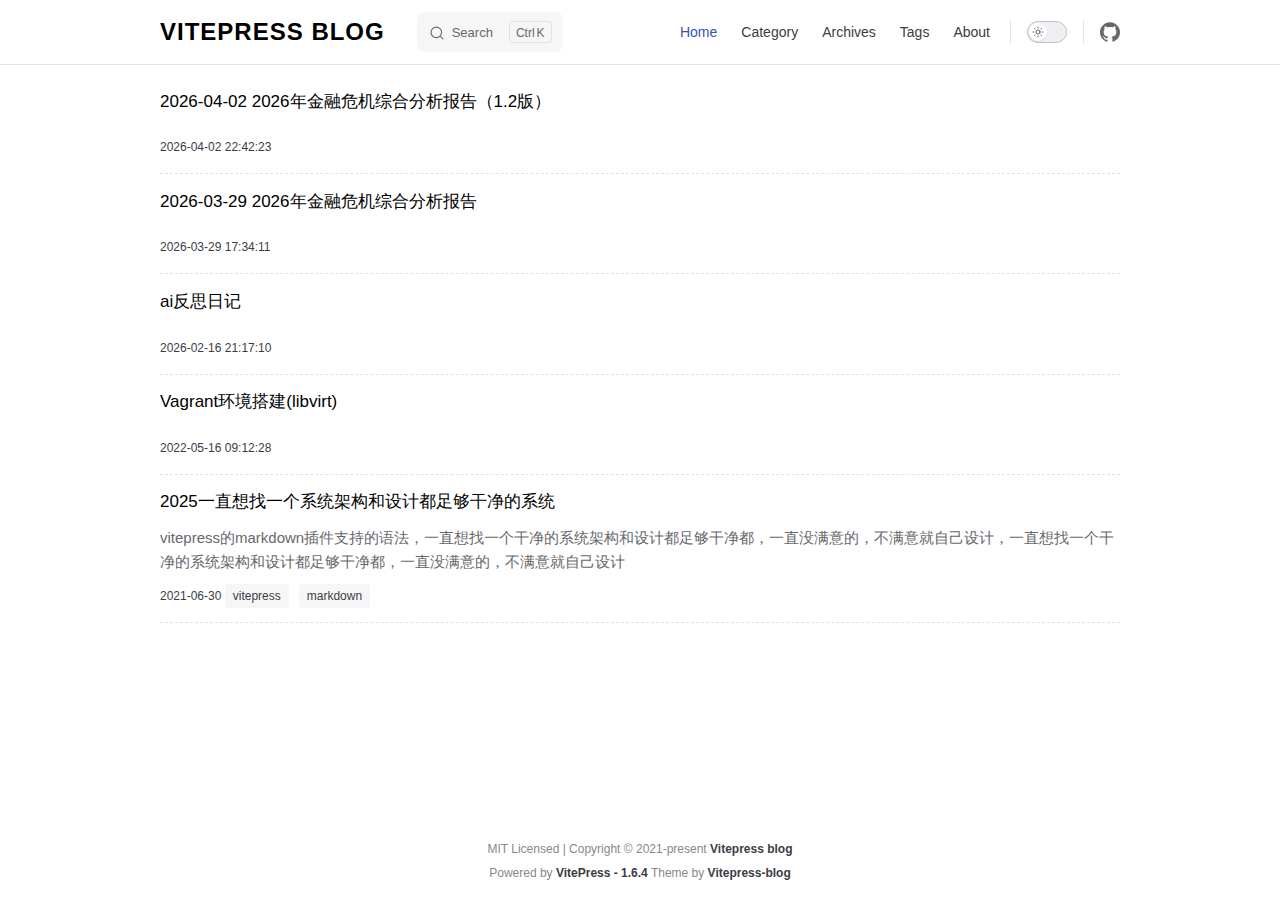
<file: index.html>
<!DOCTYPE html>
<html lang="en-US" dir="ltr">
  <head>
    <meta charset="utf-8">
    <meta name="viewport" content="width=device-width,initial-scale=1">
    <title>home | Vitepress blog</title>
    <meta name="description" content="vitepress,blog,blog-theme">
    <meta name="generator" content="VitePress v1.6.4">
    <link rel="preload stylesheet" href="/assets/style.BRHyqgXF.css" as="style">
    <link rel="preload stylesheet" href="/vp-icons.css" as="style">
    
    <script type="module" src="/assets/app.BvHa0lNI.js"></script>
    <link rel="preload" href="/assets/inter-roman-latin.Di8DUHzh.woff2" as="font" type="font/woff2" crossorigin="">
    <link rel="modulepreload" href="/assets/chunks/theme.Capfy4HK.js">
    <link rel="modulepreload" href="/assets/chunks/framework.BrGMoIXL.js">
    <link rel="modulepreload" href="/assets/index.md.k7jFLjZT.lean.js">
    <script id="check-dark-mode">(()=>{const e=localStorage.getItem("vitepress-theme-appearance")||"auto",a=window.matchMedia("(prefers-color-scheme: dark)").matches;(!e||e==="auto"?a:e==="dark")&&document.documentElement.classList.add("dark")})();</script>
    <script id="check-mac-os">document.documentElement.classList.toggle("mac",/Mac|iPhone|iPod|iPad/i.test(navigator.platform));</script>
  </head>
  <body>
    <div id="app"><!--[--><div class="Layout" data-v-d8b57b2d><!--[--><!--]--><!--[--><span tabindex="-1" data-v-fcbfc0e0></span><a href="#VPContent" class="VPSkipLink visually-hidden" data-v-fcbfc0e0>Skip to content</a><!--]--><!----><header class="VPNav" data-v-d8b57b2d data-v-7ad780c2><div class="VPNavBar" data-v-7ad780c2 data-v-9fd4d1dd><div class="wrapper" data-v-9fd4d1dd><div class="container" data-v-9fd4d1dd><div class="title" data-v-9fd4d1dd><div class="VPNavBarTitle" data-v-9fd4d1dd data-v-9f43907a><a class="title" href="/" data-v-9f43907a><!--[--><!--]--><!----><span data-v-9f43907a>Vitepress blog</span><!--[--><!--]--></a></div></div><div class="content" data-v-9fd4d1dd><div class="content-body" data-v-9fd4d1dd><!--[--><!--]--><div class="VPNavBarSearch search" data-v-9fd4d1dd><!--[--><!----><div id="local-search"><button type="button" class="DocSearch DocSearch-Button" aria-label="Search"><span class="DocSearch-Button-Container"><span class="vp-icon DocSearch-Search-Icon"></span><span class="DocSearch-Button-Placeholder">Search</span></span><span class="DocSearch-Button-Keys"><kbd class="DocSearch-Button-Key"></kbd><kbd class="DocSearch-Button-Key">K</kbd></span></button></div><!--]--></div><nav aria-labelledby="main-nav-aria-label" class="VPNavBarMenu menu" data-v-9fd4d1dd data-v-afb2845e><span id="main-nav-aria-label" class="visually-hidden" data-v-afb2845e> Main Navigation </span><!--[--><!--[--><a class="VPLink link VPNavBarMenuLink active" href="/" tabindex="0" data-v-afb2845e data-v-815115f5><!--[--><span data-v-815115f5>Home</span><!--]--></a><!--]--><!--[--><a class="VPLink link VPNavBarMenuLink" href="/pages/category.html" tabindex="0" data-v-afb2845e data-v-815115f5><!--[--><span data-v-815115f5>Category</span><!--]--></a><!--]--><!--[--><a class="VPLink link VPNavBarMenuLink" href="/pages/archives.html" tabindex="0" data-v-afb2845e data-v-815115f5><!--[--><span data-v-815115f5>Archives</span><!--]--></a><!--]--><!--[--><a class="VPLink link VPNavBarMenuLink" href="/pages/tags.html" tabindex="0" data-v-afb2845e data-v-815115f5><!--[--><span data-v-815115f5>Tags</span><!--]--></a><!--]--><!--[--><a class="VPLink link VPNavBarMenuLink" href="/pages/about.html" tabindex="0" data-v-afb2845e data-v-815115f5><!--[--><span data-v-815115f5>About</span><!--]--></a><!--]--><!--]--></nav><!----><div class="VPNavBarAppearance appearance" data-v-9fd4d1dd data-v-3f90c1a5><button class="VPSwitch VPSwitchAppearance" type="button" role="switch" title aria-checked="false" data-v-3f90c1a5 data-v-be9742d9 data-v-b4ccac88><span class="check" data-v-b4ccac88><span class="icon" data-v-b4ccac88><!--[--><span class="vpi-sun sun" data-v-be9742d9></span><span class="vpi-moon moon" data-v-be9742d9></span><!--]--></span></span></button></div><div class="VPSocialLinks VPNavBarSocialLinks social-links" data-v-9fd4d1dd data-v-ef6192dc data-v-e71e869c><!--[--><a class="VPSocialLink no-icon" href="https://github.com/airene/vitepress-blog-pure" aria-label="github" target="_blank" rel="noopener" data-v-e71e869c data-v-60a9a2d3><span class="vpi-social-github"></span></a><!--]--></div><div class="VPFlyout VPNavBarExtra extra" data-v-9fd4d1dd data-v-f953d92f data-v-bfe7971f><button type="button" class="button" aria-haspopup="true" aria-expanded="false" aria-label="extra navigation" data-v-bfe7971f><span class="vpi-more-horizontal icon" data-v-bfe7971f></span></button><div class="menu" data-v-bfe7971f><div class="VPMenu" data-v-bfe7971f data-v-20ed86d6><!----><!--[--><!--[--><!----><div class="group" data-v-f953d92f><div class="item appearance" data-v-f953d92f><p class="label" data-v-f953d92f>Appearance</p><div class="appearance-action" data-v-f953d92f><button class="VPSwitch VPSwitchAppearance" type="button" role="switch" title aria-checked="false" data-v-f953d92f data-v-be9742d9 data-v-b4ccac88><span class="check" data-v-b4ccac88><span class="icon" data-v-b4ccac88><!--[--><span class="vpi-sun sun" data-v-be9742d9></span><span class="vpi-moon moon" data-v-be9742d9></span><!--]--></span></span></button></div></div></div><div class="group" data-v-f953d92f><div class="item social-links" data-v-f953d92f><div class="VPSocialLinks social-links-list" data-v-f953d92f data-v-e71e869c><!--[--><a class="VPSocialLink no-icon" href="https://github.com/airene/vitepress-blog-pure" aria-label="github" target="_blank" rel="noopener" data-v-e71e869c data-v-60a9a2d3><span class="vpi-social-github"></span></a><!--]--></div></div></div><!--]--><!--]--></div></div></div><!--[--><!--]--><button type="button" class="VPNavBarHamburger hamburger" aria-label="mobile navigation" aria-expanded="false" aria-controls="VPNavScreen" data-v-9fd4d1dd data-v-6bee1efd><span class="container" data-v-6bee1efd><span class="top" data-v-6bee1efd></span><span class="middle" data-v-6bee1efd></span><span class="bottom" data-v-6bee1efd></span></span></button></div></div></div></div><div class="divider" data-v-9fd4d1dd><div class="divider-line" data-v-9fd4d1dd></div></div></div><!----></header><div class="VPLocalNav empty fixed" data-v-d8b57b2d data-v-2488c25a><div class="container" data-v-2488c25a><!----><div class="VPLocalNavOutlineDropdown" style="--vp-vh:0px;" data-v-2488c25a data-v-6b867909><button data-v-6b867909>Return to top</button><!----></div></div></div><!----><div class="VPContent" id="VPContent" data-v-d8b57b2d data-v-9a6c75ad><div class="VPDoc" data-v-9a6c75ad data-v-e6f2a212><!--[--><!--]--><div class="container" data-v-e6f2a212><!----><div class="content" data-v-e6f2a212><div class="content-container" data-v-e6f2a212><!--[--><!--]--><main class="main" data-v-e6f2a212><div style="position:relative;" class="vp-doc _" data-v-e6f2a212><div><!--[--><!--[--><div class="post-list" data-v-f084ac0b><div class="post-header" data-v-f084ac0b><div class="post-title" data-v-f084ac0b> <a href="/posts/2026/20260402-comprehensive-analysis-report-on-the-financial-crisis-in-2026-version-12-z1el1ch.html" data-v-f084ac0b>2026-04-02 2026年金融危机综合分析报告（1.2版）</a></div></div><p class="describe" data-v-f084ac0b></p><div class="post-info" data-v-f084ac0b>2026-04-02 22:42:23 <!--[--><!--]--></div></div><div class="post-list" data-v-f084ac0b><div class="post-header" data-v-f084ac0b><div class="post-title" data-v-f084ac0b> <a href="/posts/2026/20260329-comprehensive-analysis-report-on-the-financial-crisis-in-2026-1gyczr.html" data-v-f084ac0b>2026-03-29 2026年金融危机综合分析报告</a></div></div><p class="describe" data-v-f084ac0b></p><div class="post-info" data-v-f084ac0b>2026-03-29 17:34:11 <!--[--><!--]--></div></div><div class="post-list" data-v-f084ac0b><div class="post-header" data-v-f084ac0b><div class="post-title" data-v-f084ac0b> <a href="/posts/2026/ai-reflective-diary-z2qtfwm.html" data-v-f084ac0b>ai反思日记</a></div></div><p class="describe" data-v-f084ac0b></p><div class="post-info" data-v-f084ac0b>2026-02-16 21:17:10 <!--[--><!--]--></div></div><div class="post-list" data-v-f084ac0b><div class="post-header" data-v-f084ac0b><div class="post-title" data-v-f084ac0b> <a href="/posts/2026/vagrant-environment-setup-libvirt-25kvm9.html" data-v-f084ac0b>Vagrant环境搭建(libvirt)</a></div></div><p class="describe" data-v-f084ac0b></p><div class="post-info" data-v-f084ac0b>2022-05-16 09:12:28 <!--[--><!--]--></div></div><div class="post-list" data-v-f084ac0b><div class="post-header" data-v-f084ac0b><div class="post-title" data-v-f084ac0b> <a href="/posts/2025/vitepress-second.html" data-v-f084ac0b>2025一直想找一个系统架构和设计都足够干净的系统</a></div></div><p class="describe" data-v-f084ac0b>vitepress的markdown插件支持的语法，一直想找一个干净的系统架构和设计都足够干净都，一直没满意的，不满意就自己设计，一直想找一个干净的系统架构和设计都足够干净都，一直没满意的，不满意就自己设计</p><div class="post-info" data-v-f084ac0b>2021-06-30 <!--[--><span data-v-f084ac0b><a href="/pages/tags.html?tag=vitepress" data-v-f084ac0b>vitepress</a></span><span data-v-f084ac0b><a href="/pages/tags.html?tag=markdown" data-v-f084ac0b>markdown</a></span><!--]--></div></div><!--]--><!----><!--]--></div></div></main><footer class="VPDocFooter" data-v-e6f2a212 data-v-1bcd8184><!--[--><!--]--><!----><!----></footer><!--[--><!--]--></div></div></div><!--[--><!--[--><!--[--><div id="giscus-container"></div><!--]--><!--]--><!--]--></div></div><!----><!--[--><!--]--></div><div class="site-footer"> MIT Licensed | Copyright © 2021-present <a class="vitepress" href="https://github.com/airene/vitepress-blog-pure">Vitepress blog</a><br> Powered by <a class="vitepress" target="_blank" href="//vitepress.vuejs.org/">VitePress - 1.6.4</a> Theme by <a class="vitepress" target="_blank" href="//github.com/airene/vitepress-blog-pure">Vitepress-blog</a></div><!--]--></div>
    <script>window.__VP_HASH_MAP__=JSON.parse("{\"changelog.md\":\"BPC9EDm9\",\"index.md\":\"k7jFLjZT\",\"pages_about.md\":\"Dy6ZQQfM\",\"pages_archives.md\":\"BLQlc29a\",\"pages_category.md\":\"JzltxnWq\",\"pages_tags.md\":\"CJZAiLt8\",\"posts_2025_vitepress-second.md\":\"DDoElZPf\",\"posts_2026_20260329-comprehensive-analysis-report-on-the-financial-crisis-in-2026-1gyczr.md\":\"BuTo-_EY\",\"posts_2026_20260402-comprehensive-analysis-report-on-the-financial-crisis-in-2026-version-12-z1el1ch.md\":\"B7xcow_U\",\"posts_2026_ai-reflective-diary-z2qtfwm.md\":\"qyn__Suf\",\"posts_2026_vagrant-environment-setup-libvirt-25kvm9.md\":\"BsHCzD4M\"}");window.__VP_SITE_DATA__=JSON.parse("{\"lang\":\"en-US\",\"dir\":\"ltr\",\"title\":\"Vitepress blog\",\"description\":\"vitepress,blog,blog-theme\",\"base\":\"/\",\"head\":[],\"router\":{\"prefetchLinks\":true},\"appearance\":true,\"themeConfig\":{\"posts\":[{\"frontMatter\":{\"title\":\"2026-04-02 2026年金融危机综合分析报告（1.2版）\",\"date\":\"2026-04-02 22:42:23\",\"head\":[],\"outline\":\"deep\",\"sidebar\":false,\"prev\":false,\"next\":false,\"order\":0},\"regularPath\":\"/posts/2026/20260402-comprehensive-analysis-report-on-the-financial-crisis-in-2026-version-12-z1el1ch.html\"},{\"frontMatter\":{\"title\":\"2026-03-29 2026年金融危机综合分析报告\",\"date\":\"2026-03-29 17:34:11\",\"head\":[],\"outline\":\"deep\",\"sidebar\":false,\"prev\":false,\"next\":false,\"order\":0},\"regularPath\":\"/posts/2026/20260329-comprehensive-analysis-report-on-the-financial-crisis-in-2026-1gyczr.html\"},{\"frontMatter\":{\"title\":\"ai反思日记\",\"date\":\"2026-02-16 21:17:10\",\"head\":[],\"outline\":\"deep\",\"sidebar\":false,\"prev\":false,\"next\":false,\"order\":0},\"regularPath\":\"/posts/2026/ai-reflective-diary-z2qtfwm.html\"},{\"frontMatter\":{\"title\":\"Vagrant环境搭建(libvirt)\",\"date\":\"2022-05-16 09:12:28\",\"head\":[],\"outline\":\"deep\",\"sidebar\":false,\"prev\":false,\"next\":false,\"order\":0},\"regularPath\":\"/posts/2026/vagrant-environment-setup-libvirt-25kvm9.html\"},{\"frontMatter\":{\"date\":\"2021-06-30\",\"title\":\"2025一直想找一个系统架构和设计都足够干净的系统\",\"category\":\"主题\",\"tags\":[\"vitepress\",\"markdown\"],\"description\":\"vitepress的markdown插件支持的语法，一直想找一个干净的系统架构和设计都足够干净都，一直没满意的，不满意就自己设计，一直想找一个干净的系统架构和设计都足够干净都，一直没满意的，不满意就自己设计\",\"order\":0},\"regularPath\":\"/posts/2025/vitepress-second.html\"}],\"website\":\"https://github.com/airene/vitepress-blog-pure\",\"comment\":{\"repo\":\"airene/vitepress-blog-pure\",\"repoId\":\"MDEwOlJlcG9zaXRvcnkzODIyMjY5Nzg\",\"categoryId\":\"DIC_kwDOFshSIs4CpZga\"},\"nav\":[{\"text\":\"Home\",\"link\":\"/\"},{\"text\":\"Category\",\"link\":\"/pages/category\"},{\"text\":\"Archives\",\"link\":\"/pages/archives\"},{\"text\":\"Tags\",\"link\":\"/pages/tags\"},{\"text\":\"About\",\"link\":\"/pages/about\"}],\"search\":{\"provider\":\"local\"},\"outline\":{\"label\":\"文章摘要\"},\"socialLinks\":[{\"icon\":\"github\",\"link\":\"https://github.com/airene/vitepress-blog-pure\"}]},\"locales\":{},\"scrollOffset\":134,\"cleanUrls\":false}");</script>
    
  </body>
</html>
</file>
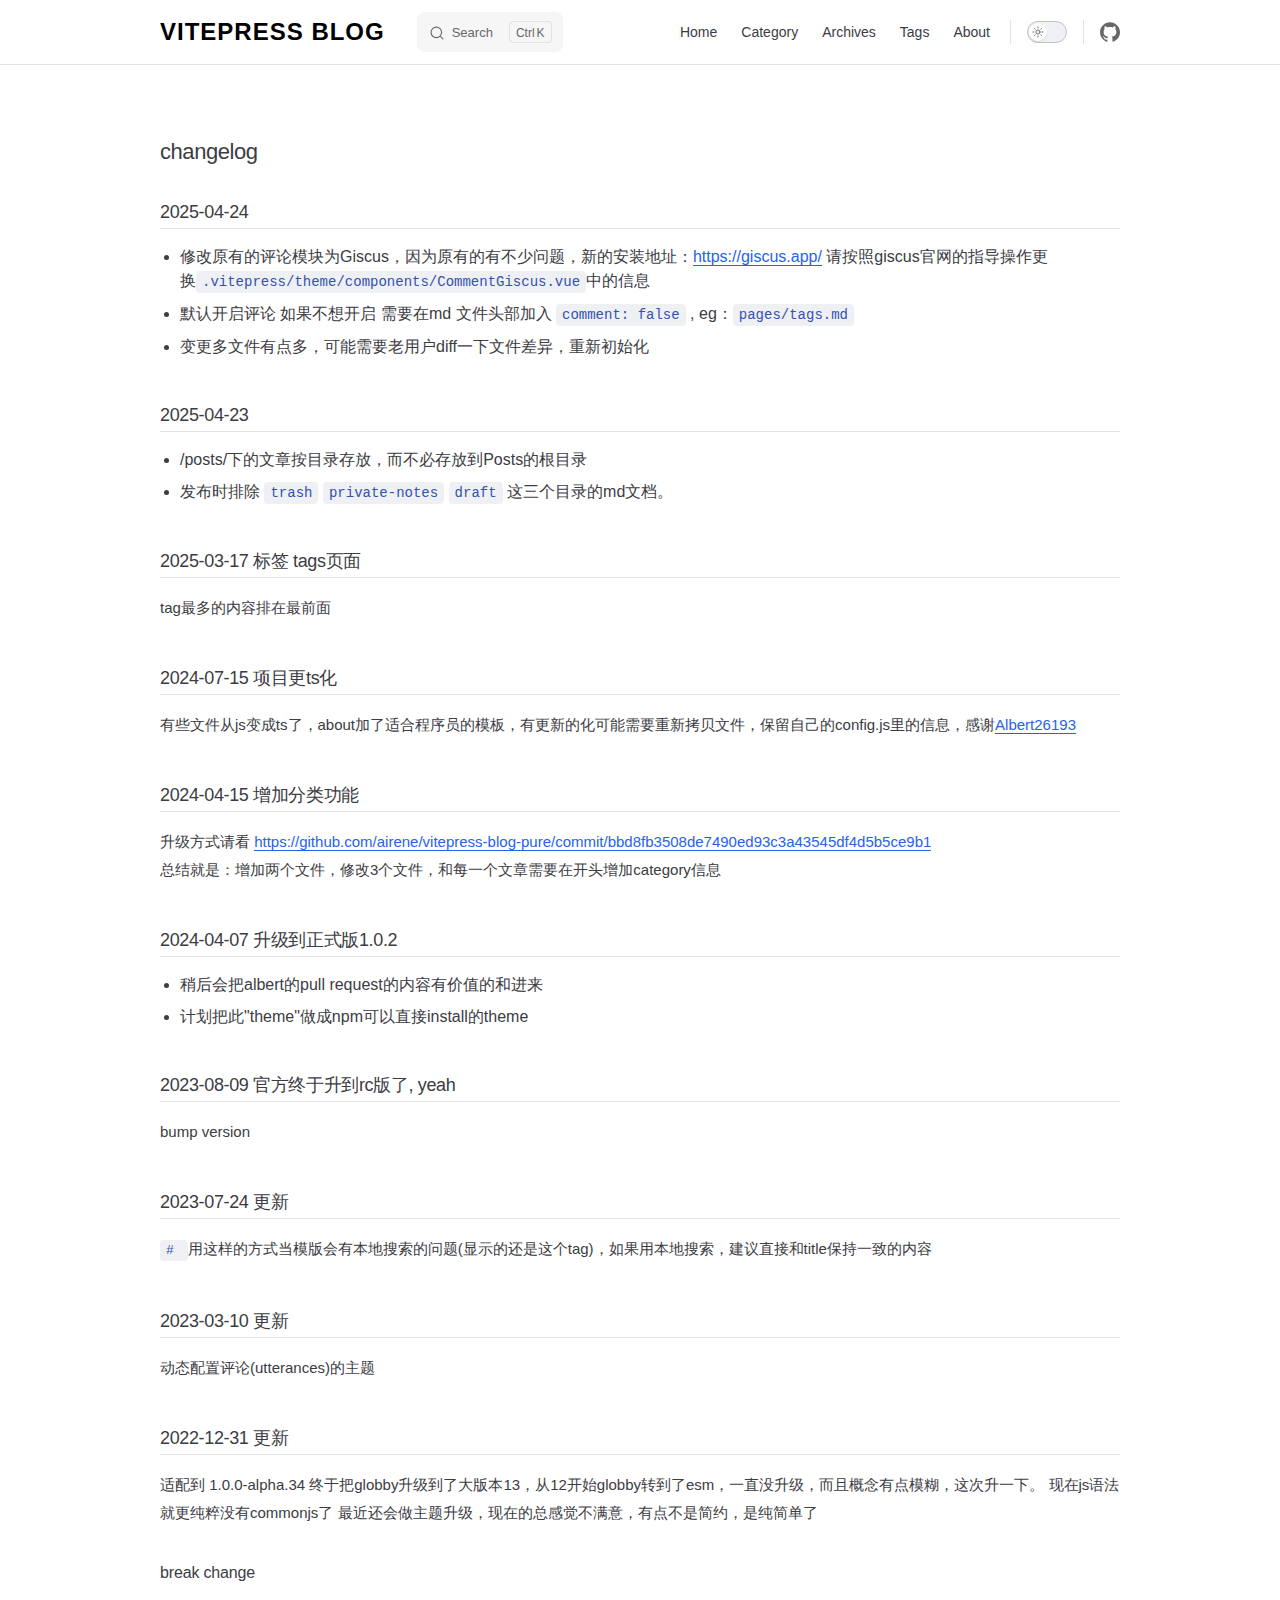
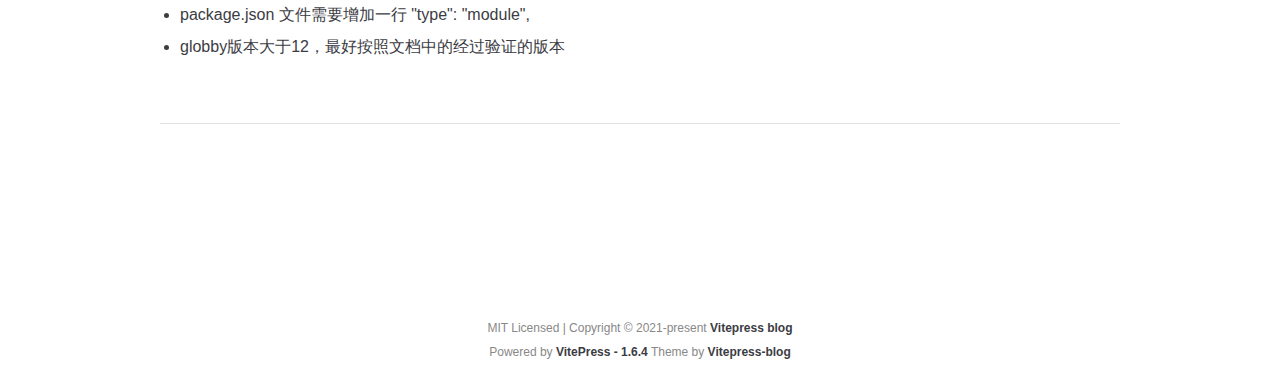
<file: changelog.html>
<!DOCTYPE html>
<html lang="en-US" dir="ltr">
  <head>
    <meta charset="utf-8">
    <meta name="viewport" content="width=device-width,initial-scale=1">
    <title>changelog | Vitepress blog</title>
    <meta name="description" content="vitepress,blog,blog-theme">
    <meta name="generator" content="VitePress v1.6.4">
    <link rel="preload stylesheet" href="/assets/style.BRHyqgXF.css" as="style">
    <link rel="preload stylesheet" href="/vp-icons.css" as="style">
    
    <script type="module" src="/assets/app.BvHa0lNI.js"></script>
    <link rel="preload" href="/assets/inter-roman-latin.Di8DUHzh.woff2" as="font" type="font/woff2" crossorigin="">
    <link rel="modulepreload" href="/assets/chunks/theme.Capfy4HK.js">
    <link rel="modulepreload" href="/assets/chunks/framework.BrGMoIXL.js">
    <link rel="modulepreload" href="/assets/changelog.md.BPC9EDm9.lean.js">
    <script id="check-dark-mode">(()=>{const e=localStorage.getItem("vitepress-theme-appearance")||"auto",a=window.matchMedia("(prefers-color-scheme: dark)").matches;(!e||e==="auto"?a:e==="dark")&&document.documentElement.classList.add("dark")})();</script>
    <script id="check-mac-os">document.documentElement.classList.toggle("mac",/Mac|iPhone|iPod|iPad/i.test(navigator.platform));</script>
  </head>
  <body>
    <div id="app"><!--[--><div class="Layout" data-v-d8b57b2d><!--[--><!--]--><!--[--><span tabindex="-1" data-v-fcbfc0e0></span><a href="#VPContent" class="VPSkipLink visually-hidden" data-v-fcbfc0e0>Skip to content</a><!--]--><!----><header class="VPNav" data-v-d8b57b2d data-v-7ad780c2><div class="VPNavBar" data-v-7ad780c2 data-v-9fd4d1dd><div class="wrapper" data-v-9fd4d1dd><div class="container" data-v-9fd4d1dd><div class="title" data-v-9fd4d1dd><div class="VPNavBarTitle" data-v-9fd4d1dd data-v-9f43907a><a class="title" href="/" data-v-9f43907a><!--[--><!--]--><!----><span data-v-9f43907a>Vitepress blog</span><!--[--><!--]--></a></div></div><div class="content" data-v-9fd4d1dd><div class="content-body" data-v-9fd4d1dd><!--[--><!--]--><div class="VPNavBarSearch search" data-v-9fd4d1dd><!--[--><!----><div id="local-search"><button type="button" class="DocSearch DocSearch-Button" aria-label="Search"><span class="DocSearch-Button-Container"><span class="vp-icon DocSearch-Search-Icon"></span><span class="DocSearch-Button-Placeholder">Search</span></span><span class="DocSearch-Button-Keys"><kbd class="DocSearch-Button-Key"></kbd><kbd class="DocSearch-Button-Key">K</kbd></span></button></div><!--]--></div><nav aria-labelledby="main-nav-aria-label" class="VPNavBarMenu menu" data-v-9fd4d1dd data-v-afb2845e><span id="main-nav-aria-label" class="visually-hidden" data-v-afb2845e> Main Navigation </span><!--[--><!--[--><a class="VPLink link VPNavBarMenuLink" href="/" tabindex="0" data-v-afb2845e data-v-815115f5><!--[--><span data-v-815115f5>Home</span><!--]--></a><!--]--><!--[--><a class="VPLink link VPNavBarMenuLink" href="/pages/category.html" tabindex="0" data-v-afb2845e data-v-815115f5><!--[--><span data-v-815115f5>Category</span><!--]--></a><!--]--><!--[--><a class="VPLink link VPNavBarMenuLink" href="/pages/archives.html" tabindex="0" data-v-afb2845e data-v-815115f5><!--[--><span data-v-815115f5>Archives</span><!--]--></a><!--]--><!--[--><a class="VPLink link VPNavBarMenuLink" href="/pages/tags.html" tabindex="0" data-v-afb2845e data-v-815115f5><!--[--><span data-v-815115f5>Tags</span><!--]--></a><!--]--><!--[--><a class="VPLink link VPNavBarMenuLink" href="/pages/about.html" tabindex="0" data-v-afb2845e data-v-815115f5><!--[--><span data-v-815115f5>About</span><!--]--></a><!--]--><!--]--></nav><!----><div class="VPNavBarAppearance appearance" data-v-9fd4d1dd data-v-3f90c1a5><button class="VPSwitch VPSwitchAppearance" type="button" role="switch" title aria-checked="false" data-v-3f90c1a5 data-v-be9742d9 data-v-b4ccac88><span class="check" data-v-b4ccac88><span class="icon" data-v-b4ccac88><!--[--><span class="vpi-sun sun" data-v-be9742d9></span><span class="vpi-moon moon" data-v-be9742d9></span><!--]--></span></span></button></div><div class="VPSocialLinks VPNavBarSocialLinks social-links" data-v-9fd4d1dd data-v-ef6192dc data-v-e71e869c><!--[--><a class="VPSocialLink no-icon" href="https://github.com/airene/vitepress-blog-pure" aria-label="github" target="_blank" rel="noopener" data-v-e71e869c data-v-60a9a2d3><span class="vpi-social-github"></span></a><!--]--></div><div class="VPFlyout VPNavBarExtra extra" data-v-9fd4d1dd data-v-f953d92f data-v-bfe7971f><button type="button" class="button" aria-haspopup="true" aria-expanded="false" aria-label="extra navigation" data-v-bfe7971f><span class="vpi-more-horizontal icon" data-v-bfe7971f></span></button><div class="menu" data-v-bfe7971f><div class="VPMenu" data-v-bfe7971f data-v-20ed86d6><!----><!--[--><!--[--><!----><div class="group" data-v-f953d92f><div class="item appearance" data-v-f953d92f><p class="label" data-v-f953d92f>Appearance</p><div class="appearance-action" data-v-f953d92f><button class="VPSwitch VPSwitchAppearance" type="button" role="switch" title aria-checked="false" data-v-f953d92f data-v-be9742d9 data-v-b4ccac88><span class="check" data-v-b4ccac88><span class="icon" data-v-b4ccac88><!--[--><span class="vpi-sun sun" data-v-be9742d9></span><span class="vpi-moon moon" data-v-be9742d9></span><!--]--></span></span></button></div></div></div><div class="group" data-v-f953d92f><div class="item social-links" data-v-f953d92f><div class="VPSocialLinks social-links-list" data-v-f953d92f data-v-e71e869c><!--[--><a class="VPSocialLink no-icon" href="https://github.com/airene/vitepress-blog-pure" aria-label="github" target="_blank" rel="noopener" data-v-e71e869c data-v-60a9a2d3><span class="vpi-social-github"></span></a><!--]--></div></div></div><!--]--><!--]--></div></div></div><!--[--><!--]--><button type="button" class="VPNavBarHamburger hamburger" aria-label="mobile navigation" aria-expanded="false" aria-controls="VPNavScreen" data-v-9fd4d1dd data-v-6bee1efd><span class="container" data-v-6bee1efd><span class="top" data-v-6bee1efd></span><span class="middle" data-v-6bee1efd></span><span class="bottom" data-v-6bee1efd></span></span></button></div></div></div></div><div class="divider" data-v-9fd4d1dd><div class="divider-line" data-v-9fd4d1dd></div></div></div><!----></header><div class="VPLocalNav empty fixed" data-v-d8b57b2d data-v-2488c25a><div class="container" data-v-2488c25a><!----><div class="VPLocalNavOutlineDropdown" style="--vp-vh:0px;" data-v-2488c25a data-v-6b867909><button data-v-6b867909>Return to top</button><!----></div></div></div><!----><div class="VPContent" id="VPContent" data-v-d8b57b2d data-v-9a6c75ad><div class="VPDoc has-aside" data-v-9a6c75ad data-v-e6f2a212><!--[--><!--]--><div class="container" data-v-e6f2a212><div class="aside" data-v-e6f2a212><div class="aside-curtain" data-v-e6f2a212></div><div class="aside-container" data-v-e6f2a212><div class="aside-content" data-v-e6f2a212><div class="VPDocAside" data-v-e6f2a212 data-v-cb998dce><!--[--><!--]--><!--[--><!--]--><nav aria-labelledby="doc-outline-aria-label" class="VPDocAsideOutline" data-v-cb998dce data-v-f610f197><div class="content" data-v-f610f197><div class="outline-marker" data-v-f610f197></div><div aria-level="2" class="outline-title" id="doc-outline-aria-label" role="heading" data-v-f610f197>文章摘要</div><ul class="VPDocOutlineItem root" data-v-f610f197 data-v-53c99d69><!--[--><!--]--></ul></div></nav><!--[--><!--]--><div class="spacer" data-v-cb998dce></div><!--[--><!--]--><!----><!--[--><!--]--><!--[--><!--]--></div></div></div></div><div class="content" data-v-e6f2a212><div class="content-container" data-v-e6f2a212><!--[--><!--[--><!--[--><div style="padding-top:20px;" class="post-info">    <!--[--><!--]--></div><!--]--><!--]--><!--]--><main class="main" data-v-e6f2a212><div style="position:relative;" class="vp-doc _changelog" data-v-e6f2a212><div><h1 id="changelog" tabindex="-1">changelog <a class="header-anchor" href="#changelog" aria-label="Permalink to &quot;changelog&quot;">​</a></h1><h2 id="_2025-04-24" tabindex="-1">2025-04-24 <a class="header-anchor" href="#_2025-04-24" aria-label="Permalink to &quot;2025-04-24&quot;">​</a></h2><ul><li>修改原有的评论模块为Giscus，因为原有的有不少问题，新的安装地址：<a href="https://giscus.app/" target="_blank" rel="noreferrer">https://giscus.app/</a> 请按照giscus官网的指导操作更换<code>.vitepress/theme/components/CommentGiscus.vue</code>中的信息</li><li>默认开启评论 如果不想开启 需要在md 文件头部加入 <code>comment: false</code> , eg：<code>pages/tags.md</code></li><li>变更多文件有点多，可能需要老用户diff一下文件差异，重新初始化</li></ul><h2 id="_2025-04-23" tabindex="-1">2025-04-23 <a class="header-anchor" href="#_2025-04-23" aria-label="Permalink to &quot;2025-04-23&quot;">​</a></h2><ul><li>/posts/下的文章按目录存放，而不必存放到Posts的根目录</li><li>发布时排除 <code>trash</code> <code>private-notes</code> <code>draft</code> 这三个目录的md文档。</li></ul><h2 id="_2025-03-17-标签-tags页面" tabindex="-1">2025-03-17 标签 tags页面 <a class="header-anchor" href="#_2025-03-17-标签-tags页面" aria-label="Permalink to &quot;2025-03-17 标签 tags页面&quot;">​</a></h2><p>tag最多的内容排在最前面</p><h2 id="_2024-07-15-项目更ts化" tabindex="-1">2024-07-15 项目更ts化 <a class="header-anchor" href="#_2024-07-15-项目更ts化" aria-label="Permalink to &quot;2024-07-15 项目更ts化&quot;">​</a></h2><p>有些文件从js变成ts了，about加了适合程序员的模板，有更新的化可能需要重新拷贝文件，保留自己的config.js里的信息，感谢<a href="https://github.com/Albert26193" target="_blank" rel="noreferrer">Albert26193</a></p><h2 id="_2024-04-15-增加分类功能" tabindex="-1">2024-04-15 增加分类功能 <a class="header-anchor" href="#_2024-04-15-增加分类功能" aria-label="Permalink to &quot;2024-04-15 增加分类功能&quot;">​</a></h2><p>升级方式请看 <a href="https://github.com/airene/vitepress-blog-pure/commit/bbd8fb3508de7490ed93c3a43545df4d5b5ce9b1" target="_blank" rel="noreferrer">https://github.com/airene/vitepress-blog-pure/commit/bbd8fb3508de7490ed93c3a43545df4d5b5ce9b1</a><br> 总结就是：增加两个文件，修改3个文件，和每一个文章需要在开头增加category信息</p><h2 id="_2024-04-07-升级到正式版1-0-2" tabindex="-1">2024-04-07 升级到正式版1.0.2 <a class="header-anchor" href="#_2024-04-07-升级到正式版1-0-2" aria-label="Permalink to &quot;2024-04-07 升级到正式版1.0.2&quot;">​</a></h2><ul><li>稍后会把albert的pull request的内容有价值的和进来</li><li>计划把此&quot;theme&quot;做成npm可以直接install的theme</li></ul><h2 id="_2023-08-09-官方终于升到rc版了-yeah" tabindex="-1">2023-08-09 官方终于升到rc版了, yeah <a class="header-anchor" href="#_2023-08-09-官方终于升到rc版了-yeah" aria-label="Permalink to &quot;2023-08-09 官方终于升到rc版了, yeah&quot;">​</a></h2><p>bump version</p><h2 id="_2023-07-24-更新" tabindex="-1">2023-07-24 更新 <a class="header-anchor" href="#_2023-07-24-更新" aria-label="Permalink to &quot;2023-07-24 更新&quot;">​</a></h2><p><code># </code>用这样的方式当模版会有本地搜索的问题(显示的还是这个tag)，如果用本地搜索，建议直接和title保持一致的内容</p><h2 id="_2023-03-10-更新" tabindex="-1">2023-03-10 更新 <a class="header-anchor" href="#_2023-03-10-更新" aria-label="Permalink to &quot;2023-03-10 更新&quot;">​</a></h2><p>动态配置评论(utterances)的主题</p><h2 id="_2022-12-31-更新" tabindex="-1">2022-12-31 更新 <a class="header-anchor" href="#_2022-12-31-更新" aria-label="Permalink to &quot;2022-12-31 更新&quot;">​</a></h2><p>适配到 1.0.0-alpha.34 终于把globby升级到了大版本13，从12开始globby转到了esm，一直没升级，而且概念有点模糊，这次升一下。 现在js语法就更纯粹没有commonjs了 <strong>最近还会做主题升级，现在的总感觉不满意，有点不是简约，是纯简单了</strong></p><h3 id="break-change" tabindex="-1">break change <a class="header-anchor" href="#break-change" aria-label="Permalink to &quot;break change&quot;">​</a></h3><ul><li>package.json 文件需要增加一行 &quot;type&quot;: &quot;module&quot;,</li><li>globby版本大于12，最好按照文档中的经过验证的版本</li></ul></div></div></main><footer class="VPDocFooter" data-v-e6f2a212 data-v-1bcd8184><!--[--><!--]--><!----><!----></footer><!--[--><!--]--></div></div></div><!--[--><!--[--><!--[--><div id="giscus-container"></div><!--]--><!--]--><!--]--></div></div><!----><!--[--><!--]--></div><div class="site-footer"> MIT Licensed | Copyright © 2021-present <a class="vitepress" href="https://github.com/airene/vitepress-blog-pure">Vitepress blog</a><br> Powered by <a class="vitepress" target="_blank" href="//vitepress.vuejs.org/">VitePress - 1.6.4</a> Theme by <a class="vitepress" target="_blank" href="//github.com/airene/vitepress-blog-pure">Vitepress-blog</a></div><!--]--></div>
    <script>window.__VP_HASH_MAP__=JSON.parse("{\"changelog.md\":\"BPC9EDm9\",\"index.md\":\"k7jFLjZT\",\"pages_about.md\":\"Dy6ZQQfM\",\"pages_archives.md\":\"BLQlc29a\",\"pages_category.md\":\"JzltxnWq\",\"pages_tags.md\":\"CJZAiLt8\",\"posts_2025_vitepress-second.md\":\"DDoElZPf\",\"posts_2026_20260329-comprehensive-analysis-report-on-the-financial-crisis-in-2026-1gyczr.md\":\"BuTo-_EY\",\"posts_2026_20260402-comprehensive-analysis-report-on-the-financial-crisis-in-2026-version-12-z1el1ch.md\":\"B7xcow_U\",\"posts_2026_ai-reflective-diary-z2qtfwm.md\":\"qyn__Suf\",\"posts_2026_vagrant-environment-setup-libvirt-25kvm9.md\":\"BsHCzD4M\"}");window.__VP_SITE_DATA__=JSON.parse("{\"lang\":\"en-US\",\"dir\":\"ltr\",\"title\":\"Vitepress blog\",\"description\":\"vitepress,blog,blog-theme\",\"base\":\"/\",\"head\":[],\"router\":{\"prefetchLinks\":true},\"appearance\":true,\"themeConfig\":{\"posts\":[{\"frontMatter\":{\"title\":\"2026-04-02 2026年金融危机综合分析报告（1.2版）\",\"date\":\"2026-04-02 22:42:23\",\"head\":[],\"outline\":\"deep\",\"sidebar\":false,\"prev\":false,\"next\":false,\"order\":0},\"regularPath\":\"/posts/2026/20260402-comprehensive-analysis-report-on-the-financial-crisis-in-2026-version-12-z1el1ch.html\"},{\"frontMatter\":{\"title\":\"2026-03-29 2026年金融危机综合分析报告\",\"date\":\"2026-03-29 17:34:11\",\"head\":[],\"outline\":\"deep\",\"sidebar\":false,\"prev\":false,\"next\":false,\"order\":0},\"regularPath\":\"/posts/2026/20260329-comprehensive-analysis-report-on-the-financial-crisis-in-2026-1gyczr.html\"},{\"frontMatter\":{\"title\":\"ai反思日记\",\"date\":\"2026-02-16 21:17:10\",\"head\":[],\"outline\":\"deep\",\"sidebar\":false,\"prev\":false,\"next\":false,\"order\":0},\"regularPath\":\"/posts/2026/ai-reflective-diary-z2qtfwm.html\"},{\"frontMatter\":{\"title\":\"Vagrant环境搭建(libvirt)\",\"date\":\"2022-05-16 09:12:28\",\"head\":[],\"outline\":\"deep\",\"sidebar\":false,\"prev\":false,\"next\":false,\"order\":0},\"regularPath\":\"/posts/2026/vagrant-environment-setup-libvirt-25kvm9.html\"},{\"frontMatter\":{\"date\":\"2021-06-30\",\"title\":\"2025一直想找一个系统架构和设计都足够干净的系统\",\"category\":\"主题\",\"tags\":[\"vitepress\",\"markdown\"],\"description\":\"vitepress的markdown插件支持的语法，一直想找一个干净的系统架构和设计都足够干净都，一直没满意的，不满意就自己设计，一直想找一个干净的系统架构和设计都足够干净都，一直没满意的，不满意就自己设计\",\"order\":0},\"regularPath\":\"/posts/2025/vitepress-second.html\"}],\"website\":\"https://github.com/airene/vitepress-blog-pure\",\"comment\":{\"repo\":\"airene/vitepress-blog-pure\",\"repoId\":\"MDEwOlJlcG9zaXRvcnkzODIyMjY5Nzg\",\"categoryId\":\"DIC_kwDOFshSIs4CpZga\"},\"nav\":[{\"text\":\"Home\",\"link\":\"/\"},{\"text\":\"Category\",\"link\":\"/pages/category\"},{\"text\":\"Archives\",\"link\":\"/pages/archives\"},{\"text\":\"Tags\",\"link\":\"/pages/tags\"},{\"text\":\"About\",\"link\":\"/pages/about\"}],\"search\":{\"provider\":\"local\"},\"outline\":{\"label\":\"文章摘要\"},\"socialLinks\":[{\"icon\":\"github\",\"link\":\"https://github.com/airene/vitepress-blog-pure\"}]},\"locales\":{},\"scrollOffset\":134,\"cleanUrls\":false}");</script>
    
  </body>
</html>
</file>
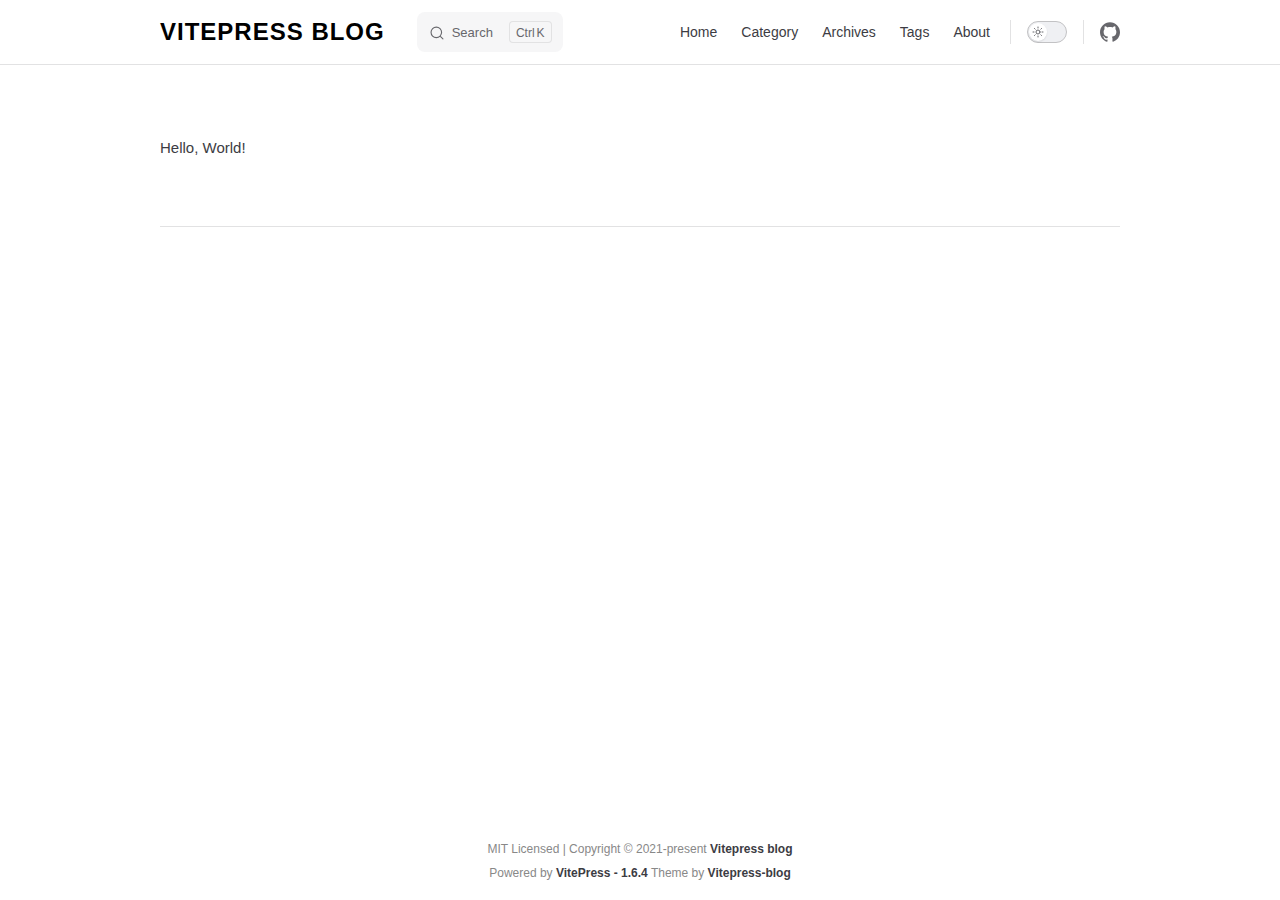
<file: test.html>
<!DOCTYPE html>
<html lang="en-US" dir="ltr">
  <head>
    <meta charset="utf-8">
    <meta name="viewport" content="width=device-width,initial-scale=1">
    <title>Vitepress blog</title>
    <meta name="description" content="vitepress,blog,blog-theme">
    <meta name="generator" content="VitePress v1.6.4">
    <link rel="preload stylesheet" href="/assets/style.BRHyqgXF.css" as="style">
    <link rel="preload stylesheet" href="/vp-icons.css" as="style">
    
    <script type="module" src="/assets/app.CPd9IpfB.js"></script>
    <link rel="preload" href="/assets/inter-roman-latin.Di8DUHzh.woff2" as="font" type="font/woff2" crossorigin="">
    <link rel="modulepreload" href="/assets/chunks/theme.DYf0c839.js">
    <link rel="modulepreload" href="/assets/chunks/framework.BrGMoIXL.js">
    <link rel="modulepreload" href="/assets/test.md.CW82v5oo.lean.js">
    <script id="check-dark-mode">(()=>{const e=localStorage.getItem("vitepress-theme-appearance")||"auto",a=window.matchMedia("(prefers-color-scheme: dark)").matches;(!e||e==="auto"?a:e==="dark")&&document.documentElement.classList.add("dark")})();</script>
    <script id="check-mac-os">document.documentElement.classList.toggle("mac",/Mac|iPhone|iPod|iPad/i.test(navigator.platform));</script>
  </head>
  <body>
    <div id="app"><!--[--><div class="Layout" data-v-d8b57b2d><!--[--><!--]--><!--[--><span tabindex="-1" data-v-fcbfc0e0></span><a href="#VPContent" class="VPSkipLink visually-hidden" data-v-fcbfc0e0>Skip to content</a><!--]--><!----><header class="VPNav" data-v-d8b57b2d data-v-7ad780c2><div class="VPNavBar" data-v-7ad780c2 data-v-9fd4d1dd><div class="wrapper" data-v-9fd4d1dd><div class="container" data-v-9fd4d1dd><div class="title" data-v-9fd4d1dd><div class="VPNavBarTitle" data-v-9fd4d1dd data-v-9f43907a><a class="title" href="/" data-v-9f43907a><!--[--><!--]--><!----><span data-v-9f43907a>Vitepress blog</span><!--[--><!--]--></a></div></div><div class="content" data-v-9fd4d1dd><div class="content-body" data-v-9fd4d1dd><!--[--><!--]--><div class="VPNavBarSearch search" data-v-9fd4d1dd><!--[--><!----><div id="local-search"><button type="button" class="DocSearch DocSearch-Button" aria-label="Search"><span class="DocSearch-Button-Container"><span class="vp-icon DocSearch-Search-Icon"></span><span class="DocSearch-Button-Placeholder">Search</span></span><span class="DocSearch-Button-Keys"><kbd class="DocSearch-Button-Key"></kbd><kbd class="DocSearch-Button-Key">K</kbd></span></button></div><!--]--></div><nav aria-labelledby="main-nav-aria-label" class="VPNavBarMenu menu" data-v-9fd4d1dd data-v-afb2845e><span id="main-nav-aria-label" class="visually-hidden" data-v-afb2845e> Main Navigation </span><!--[--><!--[--><a class="VPLink link VPNavBarMenuLink" href="/" tabindex="0" data-v-afb2845e data-v-815115f5><!--[--><span data-v-815115f5>Home</span><!--]--></a><!--]--><!--[--><a class="VPLink link VPNavBarMenuLink" href="/pages/category.html" tabindex="0" data-v-afb2845e data-v-815115f5><!--[--><span data-v-815115f5>Category</span><!--]--></a><!--]--><!--[--><a class="VPLink link VPNavBarMenuLink" href="/pages/archives.html" tabindex="0" data-v-afb2845e data-v-815115f5><!--[--><span data-v-815115f5>Archives</span><!--]--></a><!--]--><!--[--><a class="VPLink link VPNavBarMenuLink" href="/pages/tags.html" tabindex="0" data-v-afb2845e data-v-815115f5><!--[--><span data-v-815115f5>Tags</span><!--]--></a><!--]--><!--[--><a class="VPLink link VPNavBarMenuLink" href="/pages/about.html" tabindex="0" data-v-afb2845e data-v-815115f5><!--[--><span data-v-815115f5>About</span><!--]--></a><!--]--><!--]--></nav><!----><div class="VPNavBarAppearance appearance" data-v-9fd4d1dd data-v-3f90c1a5><button class="VPSwitch VPSwitchAppearance" type="button" role="switch" title aria-checked="false" data-v-3f90c1a5 data-v-be9742d9 data-v-b4ccac88><span class="check" data-v-b4ccac88><span class="icon" data-v-b4ccac88><!--[--><span class="vpi-sun sun" data-v-be9742d9></span><span class="vpi-moon moon" data-v-be9742d9></span><!--]--></span></span></button></div><div class="VPSocialLinks VPNavBarSocialLinks social-links" data-v-9fd4d1dd data-v-ef6192dc data-v-e71e869c><!--[--><a class="VPSocialLink no-icon" href="https://github.com/airene/vitepress-blog-pure" aria-label="github" target="_blank" rel="noopener" data-v-e71e869c data-v-60a9a2d3><span class="vpi-social-github"></span></a><!--]--></div><div class="VPFlyout VPNavBarExtra extra" data-v-9fd4d1dd data-v-f953d92f data-v-bfe7971f><button type="button" class="button" aria-haspopup="true" aria-expanded="false" aria-label="extra navigation" data-v-bfe7971f><span class="vpi-more-horizontal icon" data-v-bfe7971f></span></button><div class="menu" data-v-bfe7971f><div class="VPMenu" data-v-bfe7971f data-v-20ed86d6><!----><!--[--><!--[--><!----><div class="group" data-v-f953d92f><div class="item appearance" data-v-f953d92f><p class="label" data-v-f953d92f>Appearance</p><div class="appearance-action" data-v-f953d92f><button class="VPSwitch VPSwitchAppearance" type="button" role="switch" title aria-checked="false" data-v-f953d92f data-v-be9742d9 data-v-b4ccac88><span class="check" data-v-b4ccac88><span class="icon" data-v-b4ccac88><!--[--><span class="vpi-sun sun" data-v-be9742d9></span><span class="vpi-moon moon" data-v-be9742d9></span><!--]--></span></span></button></div></div></div><div class="group" data-v-f953d92f><div class="item social-links" data-v-f953d92f><div class="VPSocialLinks social-links-list" data-v-f953d92f data-v-e71e869c><!--[--><a class="VPSocialLink no-icon" href="https://github.com/airene/vitepress-blog-pure" aria-label="github" target="_blank" rel="noopener" data-v-e71e869c data-v-60a9a2d3><span class="vpi-social-github"></span></a><!--]--></div></div></div><!--]--><!--]--></div></div></div><!--[--><!--]--><button type="button" class="VPNavBarHamburger hamburger" aria-label="mobile navigation" aria-expanded="false" aria-controls="VPNavScreen" data-v-9fd4d1dd data-v-6bee1efd><span class="container" data-v-6bee1efd><span class="top" data-v-6bee1efd></span><span class="middle" data-v-6bee1efd></span><span class="bottom" data-v-6bee1efd></span></span></button></div></div></div></div><div class="divider" data-v-9fd4d1dd><div class="divider-line" data-v-9fd4d1dd></div></div></div><!----></header><div class="VPLocalNav empty fixed" data-v-d8b57b2d data-v-2488c25a><div class="container" data-v-2488c25a><!----><div class="VPLocalNavOutlineDropdown" style="--vp-vh:0px;" data-v-2488c25a data-v-6b867909><button data-v-6b867909>Return to top</button><!----></div></div></div><!----><div class="VPContent" id="VPContent" data-v-d8b57b2d data-v-9a6c75ad><div class="VPDoc has-aside" data-v-9a6c75ad data-v-e6f2a212><!--[--><!--]--><div class="container" data-v-e6f2a212><div class="aside" data-v-e6f2a212><div class="aside-curtain" data-v-e6f2a212></div><div class="aside-container" data-v-e6f2a212><div class="aside-content" data-v-e6f2a212><div class="VPDocAside" data-v-e6f2a212 data-v-cb998dce><!--[--><!--]--><!--[--><!--]--><nav aria-labelledby="doc-outline-aria-label" class="VPDocAsideOutline" data-v-cb998dce data-v-f610f197><div class="content" data-v-f610f197><div class="outline-marker" data-v-f610f197></div><div aria-level="2" class="outline-title" id="doc-outline-aria-label" role="heading" data-v-f610f197>文章摘要</div><ul class="VPDocOutlineItem root" data-v-f610f197 data-v-53c99d69><!--[--><!--]--></ul></div></nav><!--[--><!--]--><div class="spacer" data-v-cb998dce></div><!--[--><!--]--><!----><!--[--><!--]--><!--[--><!--]--></div></div></div></div><div class="content" data-v-e6f2a212><div class="content-container" data-v-e6f2a212><!--[--><!--[--><!--[--><div style="padding-top:20px;" class="post-info">    <!--[--><!--]--></div><!--]--><!--]--><!--]--><main class="main" data-v-e6f2a212><div style="position:relative;" class="vp-doc _test" data-v-e6f2a212><div><p>Hello, World!</p></div></div></main><footer class="VPDocFooter" data-v-e6f2a212 data-v-1bcd8184><!--[--><!--]--><!----><!----></footer><!--[--><!--]--></div></div></div><!--[--><!--[--><!--[--><div id="giscus-container"></div><!--]--><!--]--><!--]--></div></div><!----><!--[--><!--]--></div><div class="site-footer"> MIT Licensed | Copyright © 2021-present <a class="vitepress" href="https://github.com/airene/vitepress-blog-pure">Vitepress blog</a><br> Powered by <a class="vitepress" target="_blank" href="//vitepress.vuejs.org/">VitePress - 1.6.4</a> Theme by <a class="vitepress" target="_blank" href="//github.com/airene/vitepress-blog-pure">Vitepress-blog</a></div><!--]--></div>
    <script>window.__VP_HASH_MAP__=JSON.parse("{\"changelog.md\":\"BPC9EDm9\",\"index.md\":\"mbfJkAOe\",\"pages_about.md\":\"Dy6ZQQfM\",\"pages_archives.md\":\"BLQlc29a\",\"pages_category.md\":\"JzltxnWq\",\"pages_tags.md\":\"CJZAiLt8\",\"posts_2025_vitepress-second.md\":\"DDoElZPf\",\"test.md\":\"CW82v5oo\"}");window.__VP_SITE_DATA__=JSON.parse("{\"lang\":\"en-US\",\"dir\":\"ltr\",\"title\":\"Vitepress blog\",\"description\":\"vitepress,blog,blog-theme\",\"base\":\"/\",\"head\":[],\"router\":{\"prefetchLinks\":true},\"appearance\":true,\"themeConfig\":{\"posts\":[{\"frontMatter\":{\"date\":\"2021-06-30\",\"title\":\"2025一直想找一个系统架构和设计都足够干净的系统\",\"category\":\"主题\",\"tags\":[\"vitepress\",\"markdown\"],\"description\":\"vitepress的markdown插件支持的语法，一直想找一个干净的系统架构和设计都足够干净都，一直没满意的，不满意就自己设计，一直想找一个干净的系统架构和设计都足够干净都，一直没满意的，不满意就自己设计\",\"order\":0},\"regularPath\":\"/posts/2025/vitepress-second.html\"}],\"website\":\"https://github.com/airene/vitepress-blog-pure\",\"comment\":{\"repo\":\"airene/vitepress-blog-pure\",\"repoId\":\"MDEwOlJlcG9zaXRvcnkzODIyMjY5Nzg\",\"categoryId\":\"DIC_kwDOFshSIs4CpZga\"},\"nav\":[{\"text\":\"Home\",\"link\":\"/\"},{\"text\":\"Category\",\"link\":\"/pages/category\"},{\"text\":\"Archives\",\"link\":\"/pages/archives\"},{\"text\":\"Tags\",\"link\":\"/pages/tags\"},{\"text\":\"About\",\"link\":\"/pages/about\"}],\"search\":{\"provider\":\"local\"},\"outline\":{\"label\":\"文章摘要\"},\"socialLinks\":[{\"icon\":\"github\",\"link\":\"https://github.com/airene/vitepress-blog-pure\"}]},\"locales\":{},\"scrollOffset\":134,\"cleanUrls\":false}");</script>
    
  </body>
</html>
</file>
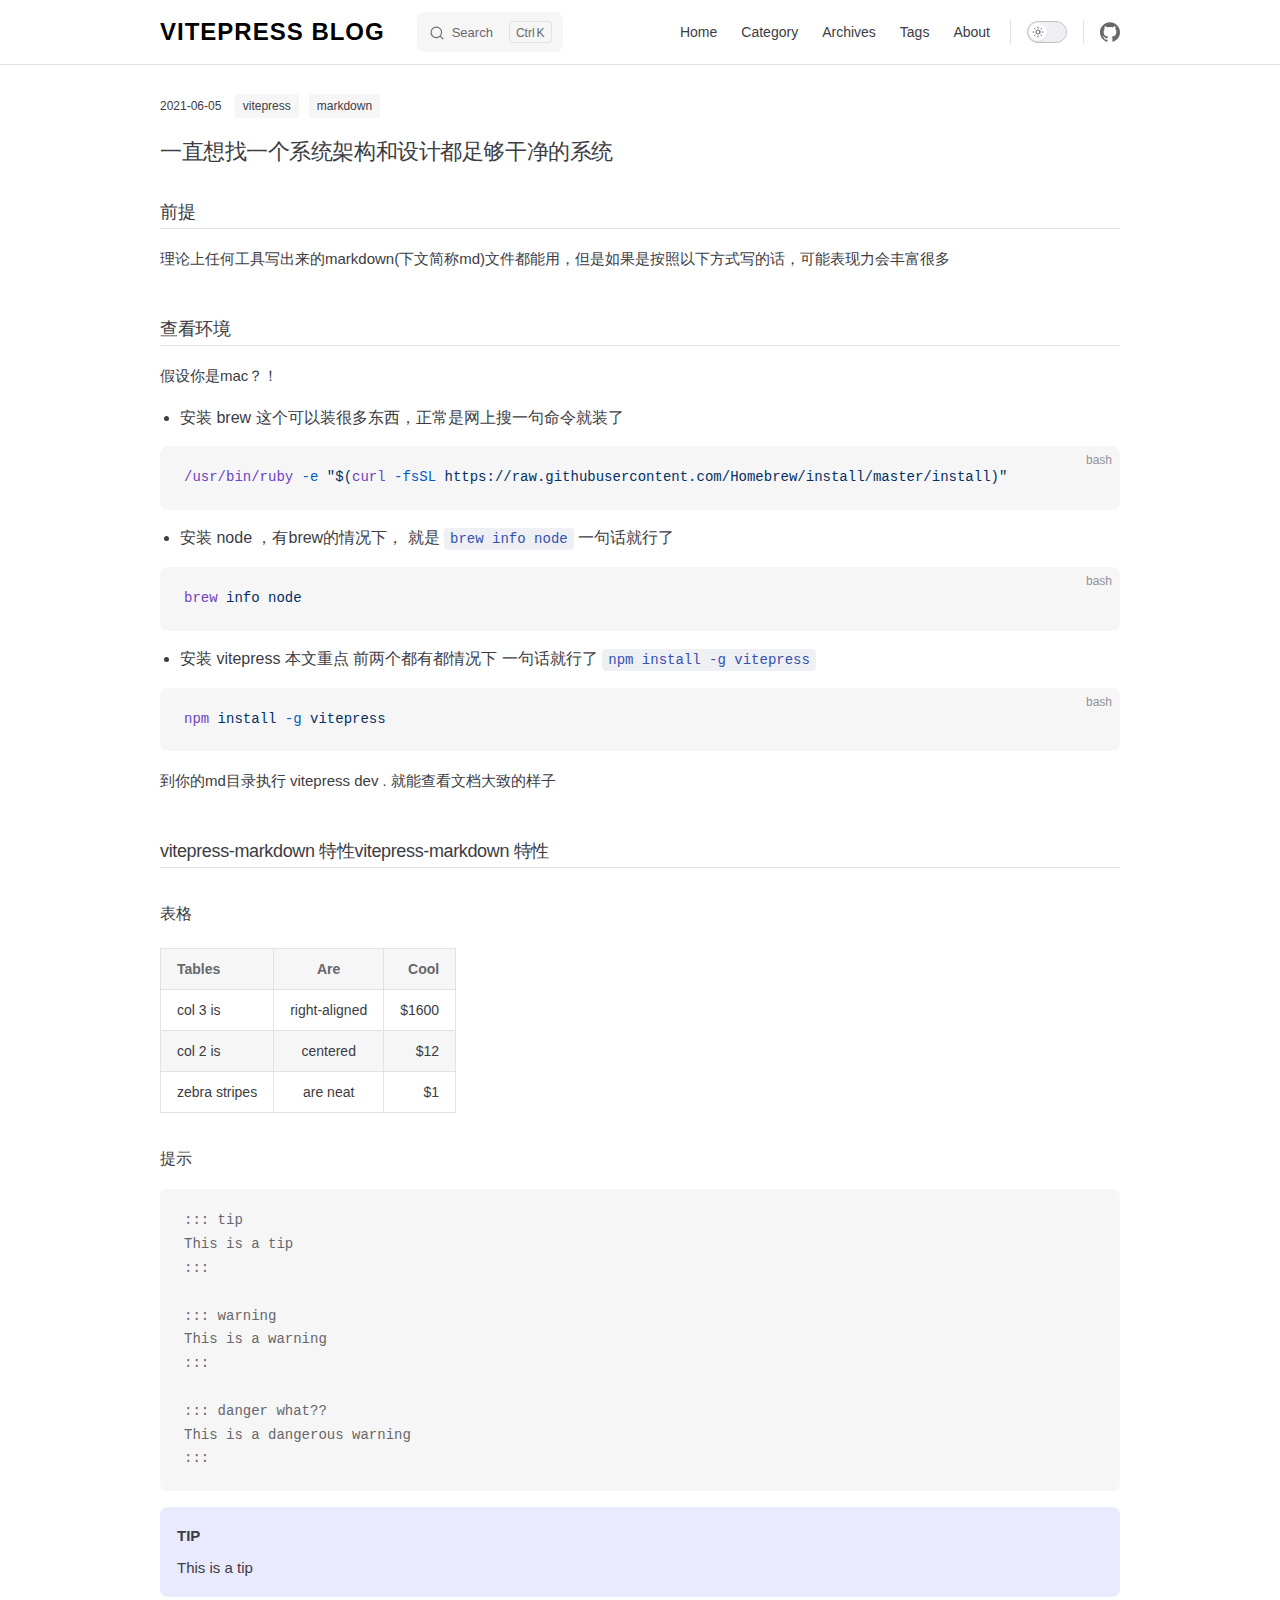
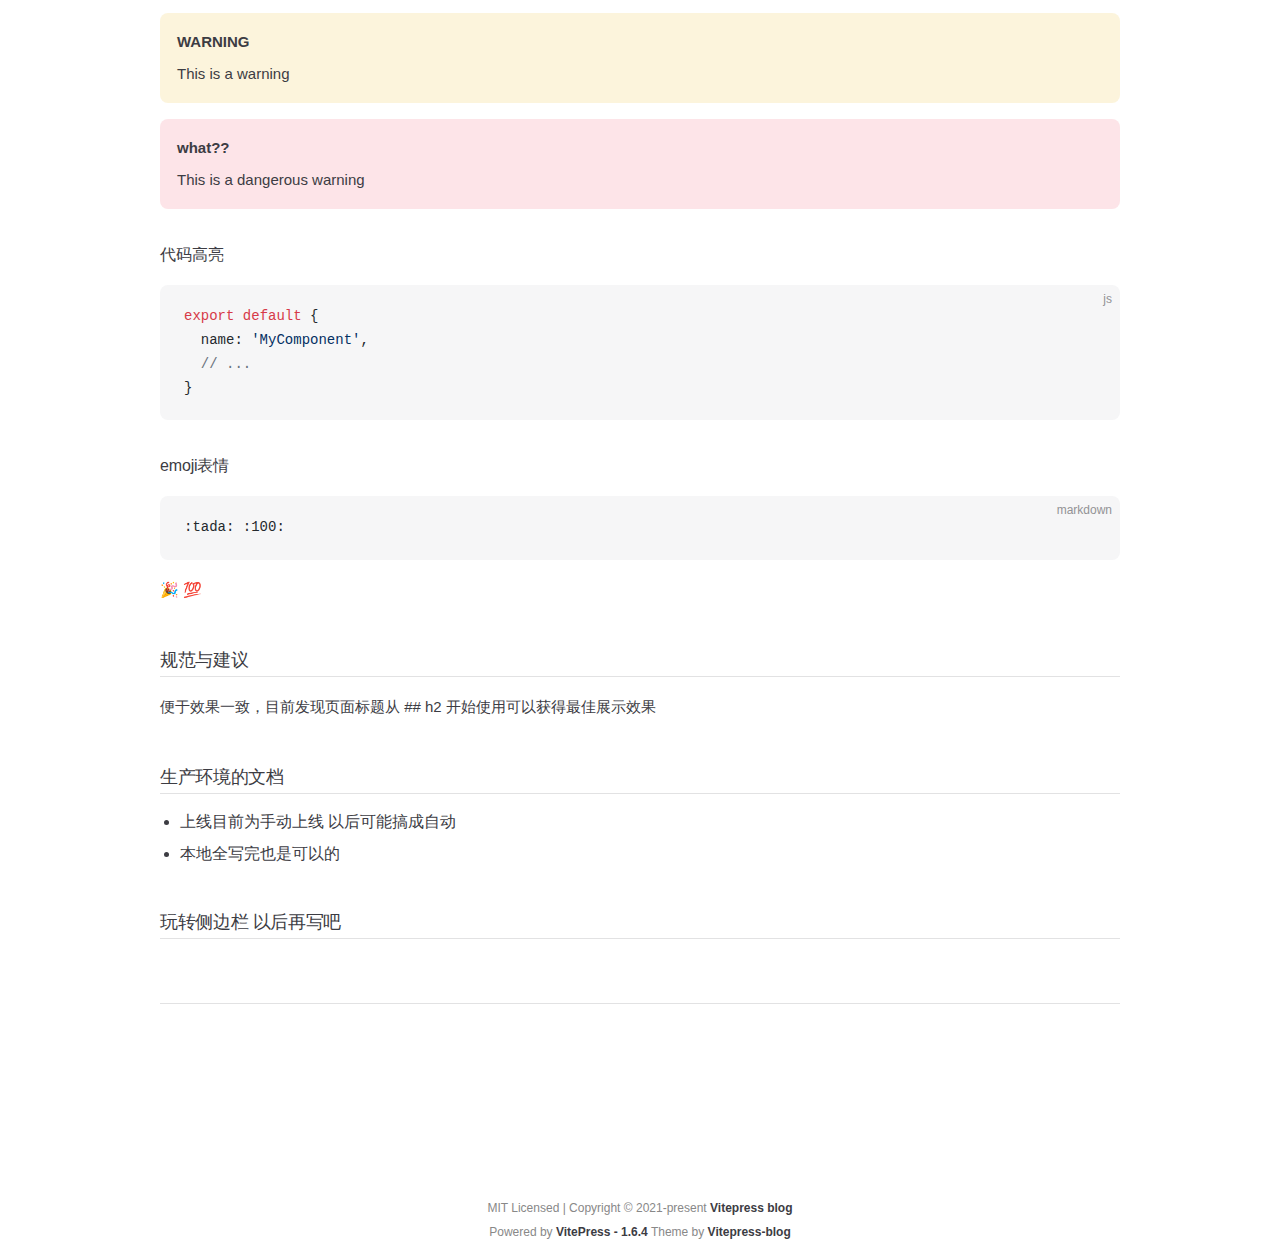
<file: posts/vitepress-first.html>
<!DOCTYPE html>
<html lang="en-US" dir="ltr">
  <head>
    <meta charset="utf-8">
    <meta name="viewport" content="width=device-width,initial-scale=1">
    <title>一直想找一个系统架构和设计都足够干净的系统 | Vitepress blog</title>
    <meta name="description" content="vitepress的markdown插件支持的语法，一直想找一个干净的系统架构和设计都足够干净都，一直没满意的，不满意就自己设计，一直想找一个干净的系统架构和设计都足够干净都，一直没满意的，不满意就自己设计">
    <meta name="generator" content="VitePress v1.6.4">
    <link rel="preload stylesheet" href="/assets/style.BRHyqgXF.css" as="style">
    <link rel="preload stylesheet" href="/vp-icons.css" as="style">
    
    <script type="module" src="/assets/app.DtT-MggR.js"></script>
    <link rel="preload" href="/assets/inter-roman-latin.Di8DUHzh.woff2" as="font" type="font/woff2" crossorigin="">
    <link rel="modulepreload" href="/assets/chunks/theme.BX3mUTGl.js">
    <link rel="modulepreload" href="/assets/chunks/framework.BrGMoIXL.js">
    <link rel="modulepreload" href="/assets/posts_vitepress-first.md.DUWP2Qjq.lean.js">
    <script id="check-dark-mode">(()=>{const e=localStorage.getItem("vitepress-theme-appearance")||"auto",a=window.matchMedia("(prefers-color-scheme: dark)").matches;(!e||e==="auto"?a:e==="dark")&&document.documentElement.classList.add("dark")})();</script>
    <script id="check-mac-os">document.documentElement.classList.toggle("mac",/Mac|iPhone|iPod|iPad/i.test(navigator.platform));</script>
  </head>
  <body>
    <div id="app"><!--[--><div class="Layout" data-v-d8b57b2d><!--[--><!--]--><!--[--><span tabindex="-1" data-v-fcbfc0e0></span><a href="#VPContent" class="VPSkipLink visually-hidden" data-v-fcbfc0e0>Skip to content</a><!--]--><!----><header class="VPNav" data-v-d8b57b2d data-v-7ad780c2><div class="VPNavBar" data-v-7ad780c2 data-v-9fd4d1dd><div class="wrapper" data-v-9fd4d1dd><div class="container" data-v-9fd4d1dd><div class="title" data-v-9fd4d1dd><div class="VPNavBarTitle" data-v-9fd4d1dd data-v-9f43907a><a class="title" href="/" data-v-9f43907a><!--[--><!--]--><!----><span data-v-9f43907a>Vitepress blog</span><!--[--><!--]--></a></div></div><div class="content" data-v-9fd4d1dd><div class="content-body" data-v-9fd4d1dd><!--[--><!--]--><div class="VPNavBarSearch search" data-v-9fd4d1dd><!--[--><!----><div id="local-search"><button type="button" class="DocSearch DocSearch-Button" aria-label="Search"><span class="DocSearch-Button-Container"><span class="vp-icon DocSearch-Search-Icon"></span><span class="DocSearch-Button-Placeholder">Search</span></span><span class="DocSearch-Button-Keys"><kbd class="DocSearch-Button-Key"></kbd><kbd class="DocSearch-Button-Key">K</kbd></span></button></div><!--]--></div><nav aria-labelledby="main-nav-aria-label" class="VPNavBarMenu menu" data-v-9fd4d1dd data-v-afb2845e><span id="main-nav-aria-label" class="visually-hidden" data-v-afb2845e> Main Navigation </span><!--[--><!--[--><a class="VPLink link VPNavBarMenuLink" href="/" tabindex="0" data-v-afb2845e data-v-815115f5><!--[--><span data-v-815115f5>Home</span><!--]--></a><!--]--><!--[--><a class="VPLink link VPNavBarMenuLink" href="/pages/category.html" tabindex="0" data-v-afb2845e data-v-815115f5><!--[--><span data-v-815115f5>Category</span><!--]--></a><!--]--><!--[--><a class="VPLink link VPNavBarMenuLink" href="/pages/archives.html" tabindex="0" data-v-afb2845e data-v-815115f5><!--[--><span data-v-815115f5>Archives</span><!--]--></a><!--]--><!--[--><a class="VPLink link VPNavBarMenuLink" href="/pages/tags.html" tabindex="0" data-v-afb2845e data-v-815115f5><!--[--><span data-v-815115f5>Tags</span><!--]--></a><!--]--><!--[--><a class="VPLink link VPNavBarMenuLink" href="/pages/about.html" tabindex="0" data-v-afb2845e data-v-815115f5><!--[--><span data-v-815115f5>About</span><!--]--></a><!--]--><!--]--></nav><!----><div class="VPNavBarAppearance appearance" data-v-9fd4d1dd data-v-3f90c1a5><button class="VPSwitch VPSwitchAppearance" type="button" role="switch" title aria-checked="false" data-v-3f90c1a5 data-v-be9742d9 data-v-b4ccac88><span class="check" data-v-b4ccac88><span class="icon" data-v-b4ccac88><!--[--><span class="vpi-sun sun" data-v-be9742d9></span><span class="vpi-moon moon" data-v-be9742d9></span><!--]--></span></span></button></div><div class="VPSocialLinks VPNavBarSocialLinks social-links" data-v-9fd4d1dd data-v-ef6192dc data-v-e71e869c><!--[--><a class="VPSocialLink no-icon" href="https://github.com/airene/vitepress-blog-pure" aria-label="github" target="_blank" rel="noopener" data-v-e71e869c data-v-60a9a2d3><span class="vpi-social-github"></span></a><!--]--></div><div class="VPFlyout VPNavBarExtra extra" data-v-9fd4d1dd data-v-f953d92f data-v-bfe7971f><button type="button" class="button" aria-haspopup="true" aria-expanded="false" aria-label="extra navigation" data-v-bfe7971f><span class="vpi-more-horizontal icon" data-v-bfe7971f></span></button><div class="menu" data-v-bfe7971f><div class="VPMenu" data-v-bfe7971f data-v-20ed86d6><!----><!--[--><!--[--><!----><div class="group" data-v-f953d92f><div class="item appearance" data-v-f953d92f><p class="label" data-v-f953d92f>Appearance</p><div class="appearance-action" data-v-f953d92f><button class="VPSwitch VPSwitchAppearance" type="button" role="switch" title aria-checked="false" data-v-f953d92f data-v-be9742d9 data-v-b4ccac88><span class="check" data-v-b4ccac88><span class="icon" data-v-b4ccac88><!--[--><span class="vpi-sun sun" data-v-be9742d9></span><span class="vpi-moon moon" data-v-be9742d9></span><!--]--></span></span></button></div></div></div><div class="group" data-v-f953d92f><div class="item social-links" data-v-f953d92f><div class="VPSocialLinks social-links-list" data-v-f953d92f data-v-e71e869c><!--[--><a class="VPSocialLink no-icon" href="https://github.com/airene/vitepress-blog-pure" aria-label="github" target="_blank" rel="noopener" data-v-e71e869c data-v-60a9a2d3><span class="vpi-social-github"></span></a><!--]--></div></div></div><!--]--><!--]--></div></div></div><!--[--><!--]--><button type="button" class="VPNavBarHamburger hamburger" aria-label="mobile navigation" aria-expanded="false" aria-controls="VPNavScreen" data-v-9fd4d1dd data-v-6bee1efd><span class="container" data-v-6bee1efd><span class="top" data-v-6bee1efd></span><span class="middle" data-v-6bee1efd></span><span class="bottom" data-v-6bee1efd></span></span></button></div></div></div></div><div class="divider" data-v-9fd4d1dd><div class="divider-line" data-v-9fd4d1dd></div></div></div><!----></header><div class="VPLocalNav empty fixed" data-v-d8b57b2d data-v-2488c25a><div class="container" data-v-2488c25a><!----><div class="VPLocalNavOutlineDropdown" style="--vp-vh:0px;" data-v-2488c25a data-v-6b867909><button data-v-6b867909>Return to top</button><!----></div></div></div><!----><div class="VPContent" id="VPContent" data-v-d8b57b2d data-v-9a6c75ad><div class="VPDoc has-aside" data-v-9a6c75ad data-v-e6f2a212><!--[--><!--]--><div class="container" data-v-e6f2a212><div class="aside" data-v-e6f2a212><div class="aside-curtain" data-v-e6f2a212></div><div class="aside-container" data-v-e6f2a212><div class="aside-content" data-v-e6f2a212><div class="VPDocAside" data-v-e6f2a212 data-v-cb998dce><!--[--><!--]--><!--[--><!--]--><nav aria-labelledby="doc-outline-aria-label" class="VPDocAsideOutline" data-v-cb998dce data-v-f610f197><div class="content" data-v-f610f197><div class="outline-marker" data-v-f610f197></div><div aria-level="2" class="outline-title" id="doc-outline-aria-label" role="heading" data-v-f610f197>文章摘要</div><ul class="VPDocOutlineItem root" data-v-f610f197 data-v-53c99d69><!--[--><!--]--></ul></div></nav><!--[--><!--]--><div class="spacer" data-v-cb998dce></div><!--[--><!--]--><!----><!--[--><!--]--><!--[--><!--]--></div></div></div></div><div class="content" data-v-e6f2a212><div class="content-container" data-v-e6f2a212><!--[--><!--[--><!--[--><div style="padding-top:20px;" class="post-info">2021-06-05    <!--[--><span><a href="/pages/tags.html?tag=vitepress">vitepress</a></span><span><a href="/pages/tags.html?tag=markdown">markdown</a></span><!--]--></div><!--]--><!--]--><!--]--><main class="main" data-v-e6f2a212><div style="position:relative;" class="vp-doc _posts_vitepress-first" data-v-e6f2a212><div><h1 id="一直想找一个系统架构和设计都足够干净的系统" tabindex="-1">一直想找一个系统架构和设计都足够干净的系统 <a class="header-anchor" href="#一直想找一个系统架构和设计都足够干净的系统" aria-label="Permalink to &quot;一直想找一个系统架构和设计都足够干净的系统&quot;">​</a></h1><h2 id="前提" tabindex="-1">前提 <a class="header-anchor" href="#前提" aria-label="Permalink to &quot;前提&quot;">​</a></h2><p>理论上任何工具写出来的markdown(下文简称md)文件都能用，但是如果是按照以下方式写的话，可能表现力会丰富很多</p><h2 id="查看环境" tabindex="-1">查看环境 <a class="header-anchor" href="#查看环境" aria-label="Permalink to &quot;查看环境&quot;">​</a></h2><p>假设你是mac？！</p><ul><li>安装 brew 这个可以装很多东西，正常是网上搜一句命令就装了</li></ul><div class="language-bash vp-adaptive-theme"><button title="Copy Code" class="copy"></button><span class="lang">bash</span><pre class="shiki shiki-themes github-light github-dark vp-code" tabindex="0"><code><span class="line"><span style="--shiki-light:#6F42C1;--shiki-dark:#B392F0;">/usr/bin/ruby</span><span style="--shiki-light:#005CC5;--shiki-dark:#79B8FF;"> -e</span><span style="--shiki-light:#032F62;--shiki-dark:#9ECBFF;"> &quot;$(</span><span style="--shiki-light:#6F42C1;--shiki-dark:#B392F0;">curl</span><span style="--shiki-light:#005CC5;--shiki-dark:#79B8FF;"> -fsSL</span><span style="--shiki-light:#032F62;--shiki-dark:#9ECBFF;"> https://raw.githubusercontent.com/Homebrew/install/master/install)&quot;</span></span></code></pre></div><ul><li>安装 node ，有brew的情况下， 就是 <code>brew info node</code> 一句话就行了</li></ul><div class="language-bash vp-adaptive-theme"><button title="Copy Code" class="copy"></button><span class="lang">bash</span><pre class="shiki shiki-themes github-light github-dark vp-code" tabindex="0"><code><span class="line"><span style="--shiki-light:#6F42C1;--shiki-dark:#B392F0;">brew</span><span style="--shiki-light:#032F62;--shiki-dark:#9ECBFF;"> info</span><span style="--shiki-light:#032F62;--shiki-dark:#9ECBFF;"> node</span></span></code></pre></div><ul><li>安装 vitepress 本文重点 前两个都有都情况下 一句话就行了 <code>npm install -g vitepress</code></li></ul><div class="language-bash vp-adaptive-theme"><button title="Copy Code" class="copy"></button><span class="lang">bash</span><pre class="shiki shiki-themes github-light github-dark vp-code" tabindex="0"><code><span class="line"><span style="--shiki-light:#6F42C1;--shiki-dark:#B392F0;">npm</span><span style="--shiki-light:#032F62;--shiki-dark:#9ECBFF;"> install</span><span style="--shiki-light:#005CC5;--shiki-dark:#79B8FF;"> -g</span><span style="--shiki-light:#032F62;--shiki-dark:#9ECBFF;"> vitepress</span></span></code></pre></div><p>到你的md目录执行 vitepress dev . 就能查看文档大致的样子</p><h2 id="vitepress-markdown-特性vitepress-markdown-特性" tabindex="-1">vitepress-markdown 特性vitepress-markdown 特性 <a class="header-anchor" href="#vitepress-markdown-特性vitepress-markdown-特性" aria-label="Permalink to &quot;vitepress-markdown 特性vitepress-markdown 特性&quot;">​</a></h2><h3 id="表格" tabindex="-1">表格 <a class="header-anchor" href="#表格" aria-label="Permalink to &quot;表格&quot;">​</a></h3><table tabindex="0"><thead><tr><th>Tables</th><th style="text-align:center;">Are</th><th style="text-align:right;">Cool</th></tr></thead><tbody><tr><td>col 3 is</td><td style="text-align:center;">right-aligned</td><td style="text-align:right;">$1600</td></tr><tr><td>col 2 is</td><td style="text-align:center;">centered</td><td style="text-align:right;">$12</td></tr><tr><td>zebra stripes</td><td style="text-align:center;">are neat</td><td style="text-align:right;">$1</td></tr></tbody></table><h3 id="提示" tabindex="-1">提示 <a class="header-anchor" href="#提示" aria-label="Permalink to &quot;提示&quot;">​</a></h3><div class="language- vp-adaptive-theme"><button title="Copy Code" class="copy"></button><span class="lang"></span><pre class="shiki shiki-themes github-light github-dark vp-code" tabindex="0"><code><span class="line"><span>::: tip</span></span>
<span class="line"><span>This is a tip</span></span>
<span class="line"><span>:::</span></span>
<span class="line"><span></span></span>
<span class="line"><span>::: warning</span></span>
<span class="line"><span>This is a warning</span></span>
<span class="line"><span>:::</span></span>
<span class="line"><span></span></span>
<span class="line"><span>::: danger what??</span></span>
<span class="line"><span>This is a dangerous warning</span></span>
<span class="line"><span>:::</span></span></code></pre></div><div class="tip custom-block"><p class="custom-block-title">TIP</p><p>This is a tip</p></div><div class="warning custom-block"><p class="custom-block-title">WARNING</p><p>This is a warning</p></div><div class="danger custom-block"><p class="custom-block-title">what??</p><p>This is a dangerous warning</p></div><h3 id="代码高亮" tabindex="-1">代码高亮 <a class="header-anchor" href="#代码高亮" aria-label="Permalink to &quot;代码高亮&quot;">​</a></h3><div class="language-js vp-adaptive-theme"><button title="Copy Code" class="copy"></button><span class="lang">js</span><pre class="shiki shiki-themes github-light github-dark vp-code" tabindex="0"><code><span class="line"><span style="--shiki-light:#D73A49;--shiki-dark:#F97583;">export</span><span style="--shiki-light:#D73A49;--shiki-dark:#F97583;"> default</span><span style="--shiki-light:#24292E;--shiki-dark:#E1E4E8;"> {</span></span>
<span class="line"><span style="--shiki-light:#24292E;--shiki-dark:#E1E4E8;">  name: </span><span style="--shiki-light:#032F62;--shiki-dark:#9ECBFF;">&#39;MyComponent&#39;</span><span style="--shiki-light:#24292E;--shiki-dark:#E1E4E8;">,</span></span>
<span class="line"><span style="--shiki-light:#6A737D;--shiki-dark:#6A737D;">  // ...</span></span>
<span class="line"><span style="--shiki-light:#24292E;--shiki-dark:#E1E4E8;">}</span></span></code></pre></div><h3 id="emoji表情" tabindex="-1">emoji表情 <a class="header-anchor" href="#emoji表情" aria-label="Permalink to &quot;emoji表情&quot;">​</a></h3><div class="language-markdown vp-adaptive-theme"><button title="Copy Code" class="copy"></button><span class="lang">markdown</span><pre class="shiki shiki-themes github-light github-dark vp-code" tabindex="0"><code><span class="line"><span style="--shiki-light:#24292E;--shiki-dark:#E1E4E8;">:tada: :100:</span></span></code></pre></div><p>🎉 💯</p><h2 id="规范与建议" tabindex="-1">规范与建议 <a class="header-anchor" href="#规范与建议" aria-label="Permalink to &quot;规范与建议&quot;">​</a></h2><p>便于效果一致，目前发现页面标题从 ## h2 开始使用可以获得最佳展示效果</p><h2 id="生产环境的文档" tabindex="-1">生产环境的文档 <a class="header-anchor" href="#生产环境的文档" aria-label="Permalink to &quot;生产环境的文档&quot;">​</a></h2><ul><li>上线目前为手动上线 以后可能搞成自动</li><li>本地全写完也是可以的</li></ul><h2 id="玩转侧边栏-以后再写吧" tabindex="-1">玩转侧边栏 以后再写吧 <a class="header-anchor" href="#玩转侧边栏-以后再写吧" aria-label="Permalink to &quot;玩转侧边栏 以后再写吧&quot;">​</a></h2></div></div></main><footer class="VPDocFooter" data-v-e6f2a212 data-v-1bcd8184><!--[--><!--]--><!----><!----></footer><!--[--><!--]--></div></div></div><!--[--><!--[--><!--[--><div id="giscus-container"></div><!--]--><!--]--><!--]--></div></div><!----><!--[--><!--]--></div><div class="site-footer"> MIT Licensed | Copyright © 2021-present <a class="vitepress" href="https://github.com/airene/vitepress-blog-pure">Vitepress blog</a><br> Powered by <a class="vitepress" target="_blank" href="//vitepress.vuejs.org/">VitePress - 1.6.4</a> Theme by <a class="vitepress" target="_blank" href="//github.com/airene/vitepress-blog-pure">Vitepress-blog</a></div><!--]--></div>
    <script>window.__VP_HASH_MAP__=JSON.parse("{\"changelog.md\":\"BPC9EDm9\",\"index.md\":\"vXoYO_pa\",\"pages_about.md\":\"Dy6ZQQfM\",\"pages_archives.md\":\"BLQlc29a\",\"pages_category.md\":\"JzltxnWq\",\"pages_tags.md\":\"CJZAiLt8\",\"posts_2025_vitepress-second.md\":\"DDoElZPf\",\"posts_vitepress-first.md\":\"DUWP2Qjq\"}");window.__VP_SITE_DATA__=JSON.parse("{\"lang\":\"en-US\",\"dir\":\"ltr\",\"title\":\"Vitepress blog\",\"description\":\"vitepress,blog,blog-theme\",\"base\":\"/\",\"head\":[],\"router\":{\"prefetchLinks\":true},\"appearance\":true,\"themeConfig\":{\"posts\":[{\"frontMatter\":{\"date\":\"2021-06-30\",\"title\":\"2025一直想找一个系统架构和设计都足够干净的系统\",\"category\":\"主题\",\"tags\":[\"vitepress\",\"markdown\"],\"description\":\"vitepress的markdown插件支持的语法，一直想找一个干净的系统架构和设计都足够干净都，一直没满意的，不满意就自己设计，一直想找一个干净的系统架构和设计都足够干净都，一直没满意的，不满意就自己设计\",\"order\":0},\"regularPath\":\"/posts/2025/vitepress-second.html\"},{\"frontMatter\":{\"date\":\"2021-06-05\",\"title\":\"一直想找一个系统架构和设计都足够干净的系统\",\"category\":\"主题\",\"tags\":[\"vitepress\",\"markdown\"],\"description\":\"vitepress的markdown插件支持的语法，一直想找一个干净的系统架构和设计都足够干净都，一直没满意的，不满意就自己设计，一直想找一个干净的系统架构和设计都足够干净都，一直没满意的，不满意就自己设计\",\"order\":0},\"regularPath\":\"/posts/vitepress-first.html\"}],\"website\":\"https://github.com/airene/vitepress-blog-pure\",\"comment\":{\"repo\":\"airene/vitepress-blog-pure\",\"repoId\":\"MDEwOlJlcG9zaXRvcnkzODIyMjY5Nzg\",\"categoryId\":\"DIC_kwDOFshSIs4CpZga\"},\"nav\":[{\"text\":\"Home\",\"link\":\"/\"},{\"text\":\"Category\",\"link\":\"/pages/category\"},{\"text\":\"Archives\",\"link\":\"/pages/archives\"},{\"text\":\"Tags\",\"link\":\"/pages/tags\"},{\"text\":\"About\",\"link\":\"/pages/about\"}],\"search\":{\"provider\":\"local\"},\"outline\":{\"label\":\"文章摘要\"},\"socialLinks\":[{\"icon\":\"github\",\"link\":\"https://github.com/airene/vitepress-blog-pure\"}]},\"locales\":{},\"scrollOffset\":134,\"cleanUrls\":false}");</script>
    
  </body>
</html>
</file>
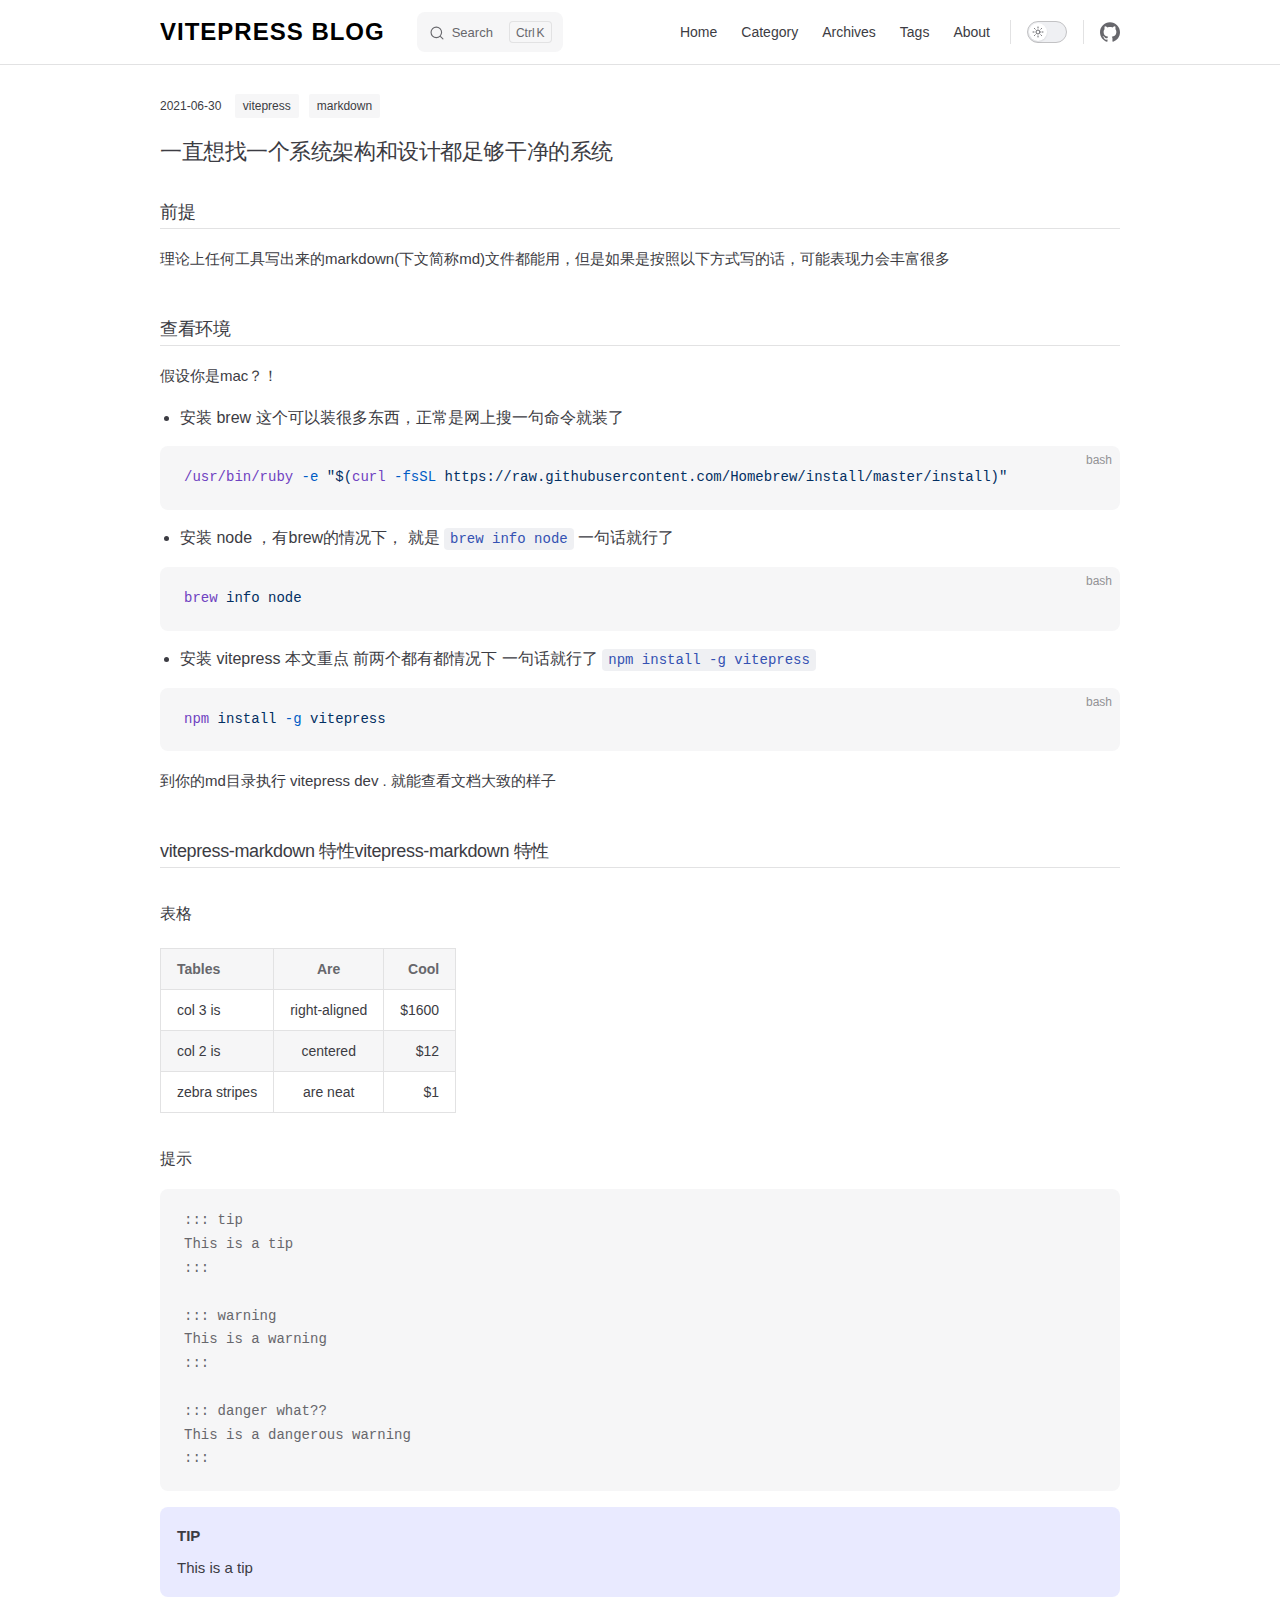
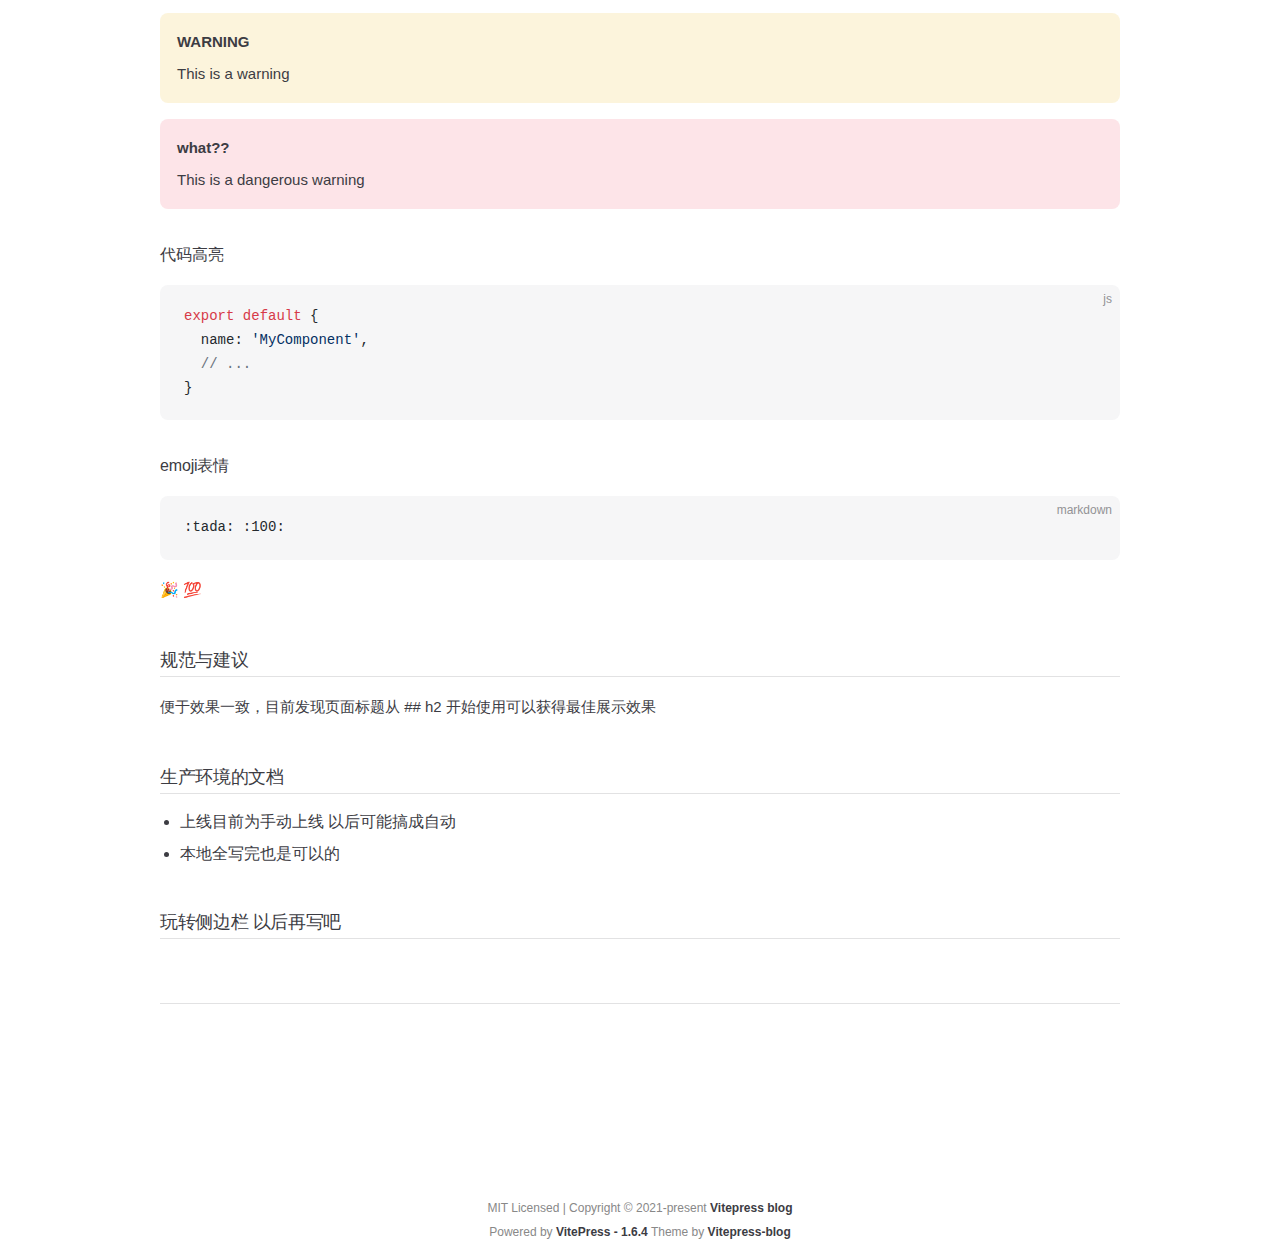
<file: posts/2025/vitepress-second.html>
<!DOCTYPE html>
<html lang="en-US" dir="ltr">
  <head>
    <meta charset="utf-8">
    <meta name="viewport" content="width=device-width,initial-scale=1">
    <title>2025一直想找一个系统架构和设计都足够干净的系统 | Vitepress blog</title>
    <meta name="description" content="vitepress的markdown插件支持的语法，一直想找一个干净的系统架构和设计都足够干净都，一直没满意的，不满意就自己设计，一直想找一个干净的系统架构和设计都足够干净都，一直没满意的，不满意就自己设计">
    <meta name="generator" content="VitePress v1.6.4">
    <link rel="preload stylesheet" href="/assets/style.BRHyqgXF.css" as="style">
    <link rel="preload stylesheet" href="/vp-icons.css" as="style">
    
    <script type="module" src="/assets/app.BvHa0lNI.js"></script>
    <link rel="preload" href="/assets/inter-roman-latin.Di8DUHzh.woff2" as="font" type="font/woff2" crossorigin="">
    <link rel="modulepreload" href="/assets/chunks/theme.Capfy4HK.js">
    <link rel="modulepreload" href="/assets/chunks/framework.BrGMoIXL.js">
    <link rel="modulepreload" href="/assets/posts_2025_vitepress-second.md.DDoElZPf.lean.js">
    <script id="check-dark-mode">(()=>{const e=localStorage.getItem("vitepress-theme-appearance")||"auto",a=window.matchMedia("(prefers-color-scheme: dark)").matches;(!e||e==="auto"?a:e==="dark")&&document.documentElement.classList.add("dark")})();</script>
    <script id="check-mac-os">document.documentElement.classList.toggle("mac",/Mac|iPhone|iPod|iPad/i.test(navigator.platform));</script>
  </head>
  <body>
    <div id="app"><!--[--><div class="Layout" data-v-d8b57b2d><!--[--><!--]--><!--[--><span tabindex="-1" data-v-fcbfc0e0></span><a href="#VPContent" class="VPSkipLink visually-hidden" data-v-fcbfc0e0>Skip to content</a><!--]--><!----><header class="VPNav" data-v-d8b57b2d data-v-7ad780c2><div class="VPNavBar" data-v-7ad780c2 data-v-9fd4d1dd><div class="wrapper" data-v-9fd4d1dd><div class="container" data-v-9fd4d1dd><div class="title" data-v-9fd4d1dd><div class="VPNavBarTitle" data-v-9fd4d1dd data-v-9f43907a><a class="title" href="/" data-v-9f43907a><!--[--><!--]--><!----><span data-v-9f43907a>Vitepress blog</span><!--[--><!--]--></a></div></div><div class="content" data-v-9fd4d1dd><div class="content-body" data-v-9fd4d1dd><!--[--><!--]--><div class="VPNavBarSearch search" data-v-9fd4d1dd><!--[--><!----><div id="local-search"><button type="button" class="DocSearch DocSearch-Button" aria-label="Search"><span class="DocSearch-Button-Container"><span class="vp-icon DocSearch-Search-Icon"></span><span class="DocSearch-Button-Placeholder">Search</span></span><span class="DocSearch-Button-Keys"><kbd class="DocSearch-Button-Key"></kbd><kbd class="DocSearch-Button-Key">K</kbd></span></button></div><!--]--></div><nav aria-labelledby="main-nav-aria-label" class="VPNavBarMenu menu" data-v-9fd4d1dd data-v-afb2845e><span id="main-nav-aria-label" class="visually-hidden" data-v-afb2845e> Main Navigation </span><!--[--><!--[--><a class="VPLink link VPNavBarMenuLink" href="/" tabindex="0" data-v-afb2845e data-v-815115f5><!--[--><span data-v-815115f5>Home</span><!--]--></a><!--]--><!--[--><a class="VPLink link VPNavBarMenuLink" href="/pages/category.html" tabindex="0" data-v-afb2845e data-v-815115f5><!--[--><span data-v-815115f5>Category</span><!--]--></a><!--]--><!--[--><a class="VPLink link VPNavBarMenuLink" href="/pages/archives.html" tabindex="0" data-v-afb2845e data-v-815115f5><!--[--><span data-v-815115f5>Archives</span><!--]--></a><!--]--><!--[--><a class="VPLink link VPNavBarMenuLink" href="/pages/tags.html" tabindex="0" data-v-afb2845e data-v-815115f5><!--[--><span data-v-815115f5>Tags</span><!--]--></a><!--]--><!--[--><a class="VPLink link VPNavBarMenuLink" href="/pages/about.html" tabindex="0" data-v-afb2845e data-v-815115f5><!--[--><span data-v-815115f5>About</span><!--]--></a><!--]--><!--]--></nav><!----><div class="VPNavBarAppearance appearance" data-v-9fd4d1dd data-v-3f90c1a5><button class="VPSwitch VPSwitchAppearance" type="button" role="switch" title aria-checked="false" data-v-3f90c1a5 data-v-be9742d9 data-v-b4ccac88><span class="check" data-v-b4ccac88><span class="icon" data-v-b4ccac88><!--[--><span class="vpi-sun sun" data-v-be9742d9></span><span class="vpi-moon moon" data-v-be9742d9></span><!--]--></span></span></button></div><div class="VPSocialLinks VPNavBarSocialLinks social-links" data-v-9fd4d1dd data-v-ef6192dc data-v-e71e869c><!--[--><a class="VPSocialLink no-icon" href="https://github.com/airene/vitepress-blog-pure" aria-label="github" target="_blank" rel="noopener" data-v-e71e869c data-v-60a9a2d3><span class="vpi-social-github"></span></a><!--]--></div><div class="VPFlyout VPNavBarExtra extra" data-v-9fd4d1dd data-v-f953d92f data-v-bfe7971f><button type="button" class="button" aria-haspopup="true" aria-expanded="false" aria-label="extra navigation" data-v-bfe7971f><span class="vpi-more-horizontal icon" data-v-bfe7971f></span></button><div class="menu" data-v-bfe7971f><div class="VPMenu" data-v-bfe7971f data-v-20ed86d6><!----><!--[--><!--[--><!----><div class="group" data-v-f953d92f><div class="item appearance" data-v-f953d92f><p class="label" data-v-f953d92f>Appearance</p><div class="appearance-action" data-v-f953d92f><button class="VPSwitch VPSwitchAppearance" type="button" role="switch" title aria-checked="false" data-v-f953d92f data-v-be9742d9 data-v-b4ccac88><span class="check" data-v-b4ccac88><span class="icon" data-v-b4ccac88><!--[--><span class="vpi-sun sun" data-v-be9742d9></span><span class="vpi-moon moon" data-v-be9742d9></span><!--]--></span></span></button></div></div></div><div class="group" data-v-f953d92f><div class="item social-links" data-v-f953d92f><div class="VPSocialLinks social-links-list" data-v-f953d92f data-v-e71e869c><!--[--><a class="VPSocialLink no-icon" href="https://github.com/airene/vitepress-blog-pure" aria-label="github" target="_blank" rel="noopener" data-v-e71e869c data-v-60a9a2d3><span class="vpi-social-github"></span></a><!--]--></div></div></div><!--]--><!--]--></div></div></div><!--[--><!--]--><button type="button" class="VPNavBarHamburger hamburger" aria-label="mobile navigation" aria-expanded="false" aria-controls="VPNavScreen" data-v-9fd4d1dd data-v-6bee1efd><span class="container" data-v-6bee1efd><span class="top" data-v-6bee1efd></span><span class="middle" data-v-6bee1efd></span><span class="bottom" data-v-6bee1efd></span></span></button></div></div></div></div><div class="divider" data-v-9fd4d1dd><div class="divider-line" data-v-9fd4d1dd></div></div></div><!----></header><div class="VPLocalNav empty fixed" data-v-d8b57b2d data-v-2488c25a><div class="container" data-v-2488c25a><!----><div class="VPLocalNavOutlineDropdown" style="--vp-vh:0px;" data-v-2488c25a data-v-6b867909><button data-v-6b867909>Return to top</button><!----></div></div></div><!----><div class="VPContent" id="VPContent" data-v-d8b57b2d data-v-9a6c75ad><div class="VPDoc has-aside" data-v-9a6c75ad data-v-e6f2a212><!--[--><!--]--><div class="container" data-v-e6f2a212><div class="aside" data-v-e6f2a212><div class="aside-curtain" data-v-e6f2a212></div><div class="aside-container" data-v-e6f2a212><div class="aside-content" data-v-e6f2a212><div class="VPDocAside" data-v-e6f2a212 data-v-cb998dce><!--[--><!--]--><!--[--><!--]--><nav aria-labelledby="doc-outline-aria-label" class="VPDocAsideOutline" data-v-cb998dce data-v-f610f197><div class="content" data-v-f610f197><div class="outline-marker" data-v-f610f197></div><div aria-level="2" class="outline-title" id="doc-outline-aria-label" role="heading" data-v-f610f197>文章摘要</div><ul class="VPDocOutlineItem root" data-v-f610f197 data-v-53c99d69><!--[--><!--]--></ul></div></nav><!--[--><!--]--><div class="spacer" data-v-cb998dce></div><!--[--><!--]--><!----><!--[--><!--]--><!--[--><!--]--></div></div></div></div><div class="content" data-v-e6f2a212><div class="content-container" data-v-e6f2a212><!--[--><!--[--><!--[--><div style="padding-top:20px;" class="post-info">2021-06-30    <!--[--><span><a href="/pages/tags.html?tag=vitepress">vitepress</a></span><span><a href="/pages/tags.html?tag=markdown">markdown</a></span><!--]--></div><!--]--><!--]--><!--]--><main class="main" data-v-e6f2a212><div style="position:relative;" class="vp-doc _posts_2025_vitepress-second" data-v-e6f2a212><div><h1 id="一直想找一个系统架构和设计都足够干净的系统" tabindex="-1">一直想找一个系统架构和设计都足够干净的系统 <a class="header-anchor" href="#一直想找一个系统架构和设计都足够干净的系统" aria-label="Permalink to &quot;一直想找一个系统架构和设计都足够干净的系统&quot;">​</a></h1><h2 id="前提" tabindex="-1">前提 <a class="header-anchor" href="#前提" aria-label="Permalink to &quot;前提&quot;">​</a></h2><p>理论上任何工具写出来的markdown(下文简称md)文件都能用，但是如果是按照以下方式写的话，可能表现力会丰富很多</p><h2 id="查看环境" tabindex="-1">查看环境 <a class="header-anchor" href="#查看环境" aria-label="Permalink to &quot;查看环境&quot;">​</a></h2><p>假设你是mac？！</p><ul><li>安装 brew 这个可以装很多东西，正常是网上搜一句命令就装了</li></ul><div class="language-bash vp-adaptive-theme"><button title="Copy Code" class="copy"></button><span class="lang">bash</span><pre class="shiki shiki-themes github-light github-dark vp-code" tabindex="0"><code><span class="line"><span style="--shiki-light:#6F42C1;--shiki-dark:#B392F0;">/usr/bin/ruby</span><span style="--shiki-light:#005CC5;--shiki-dark:#79B8FF;"> -e</span><span style="--shiki-light:#032F62;--shiki-dark:#9ECBFF;"> &quot;$(</span><span style="--shiki-light:#6F42C1;--shiki-dark:#B392F0;">curl</span><span style="--shiki-light:#005CC5;--shiki-dark:#79B8FF;"> -fsSL</span><span style="--shiki-light:#032F62;--shiki-dark:#9ECBFF;"> https://raw.githubusercontent.com/Homebrew/install/master/install)&quot;</span></span></code></pre></div><ul><li>安装 node ，有brew的情况下， 就是 <code>brew info node</code> 一句话就行了</li></ul><div class="language-bash vp-adaptive-theme"><button title="Copy Code" class="copy"></button><span class="lang">bash</span><pre class="shiki shiki-themes github-light github-dark vp-code" tabindex="0"><code><span class="line"><span style="--shiki-light:#6F42C1;--shiki-dark:#B392F0;">brew</span><span style="--shiki-light:#032F62;--shiki-dark:#9ECBFF;"> info</span><span style="--shiki-light:#032F62;--shiki-dark:#9ECBFF;"> node</span></span></code></pre></div><ul><li>安装 vitepress 本文重点 前两个都有都情况下 一句话就行了 <code>npm install -g vitepress</code></li></ul><div class="language-bash vp-adaptive-theme"><button title="Copy Code" class="copy"></button><span class="lang">bash</span><pre class="shiki shiki-themes github-light github-dark vp-code" tabindex="0"><code><span class="line"><span style="--shiki-light:#6F42C1;--shiki-dark:#B392F0;">npm</span><span style="--shiki-light:#032F62;--shiki-dark:#9ECBFF;"> install</span><span style="--shiki-light:#005CC5;--shiki-dark:#79B8FF;"> -g</span><span style="--shiki-light:#032F62;--shiki-dark:#9ECBFF;"> vitepress</span></span></code></pre></div><p>到你的md目录执行 vitepress dev . 就能查看文档大致的样子</p><h2 id="vitepress-markdown-特性vitepress-markdown-特性" tabindex="-1">vitepress-markdown 特性vitepress-markdown 特性 <a class="header-anchor" href="#vitepress-markdown-特性vitepress-markdown-特性" aria-label="Permalink to &quot;vitepress-markdown 特性vitepress-markdown 特性&quot;">​</a></h2><h3 id="表格" tabindex="-1">表格 <a class="header-anchor" href="#表格" aria-label="Permalink to &quot;表格&quot;">​</a></h3><table tabindex="0"><thead><tr><th>Tables</th><th style="text-align:center;">Are</th><th style="text-align:right;">Cool</th></tr></thead><tbody><tr><td>col 3 is</td><td style="text-align:center;">right-aligned</td><td style="text-align:right;">$1600</td></tr><tr><td>col 2 is</td><td style="text-align:center;">centered</td><td style="text-align:right;">$12</td></tr><tr><td>zebra stripes</td><td style="text-align:center;">are neat</td><td style="text-align:right;">$1</td></tr></tbody></table><h3 id="提示" tabindex="-1">提示 <a class="header-anchor" href="#提示" aria-label="Permalink to &quot;提示&quot;">​</a></h3><div class="language- vp-adaptive-theme"><button title="Copy Code" class="copy"></button><span class="lang"></span><pre class="shiki shiki-themes github-light github-dark vp-code" tabindex="0"><code><span class="line"><span>::: tip</span></span>
<span class="line"><span>This is a tip</span></span>
<span class="line"><span>:::</span></span>
<span class="line"><span></span></span>
<span class="line"><span>::: warning</span></span>
<span class="line"><span>This is a warning</span></span>
<span class="line"><span>:::</span></span>
<span class="line"><span></span></span>
<span class="line"><span>::: danger what??</span></span>
<span class="line"><span>This is a dangerous warning</span></span>
<span class="line"><span>:::</span></span></code></pre></div><div class="tip custom-block"><p class="custom-block-title">TIP</p><p>This is a tip</p></div><div class="warning custom-block"><p class="custom-block-title">WARNING</p><p>This is a warning</p></div><div class="danger custom-block"><p class="custom-block-title">what??</p><p>This is a dangerous warning</p></div><h3 id="代码高亮" tabindex="-1">代码高亮 <a class="header-anchor" href="#代码高亮" aria-label="Permalink to &quot;代码高亮&quot;">​</a></h3><div class="language-js vp-adaptive-theme"><button title="Copy Code" class="copy"></button><span class="lang">js</span><pre class="shiki shiki-themes github-light github-dark vp-code" tabindex="0"><code><span class="line"><span style="--shiki-light:#D73A49;--shiki-dark:#F97583;">export</span><span style="--shiki-light:#D73A49;--shiki-dark:#F97583;"> default</span><span style="--shiki-light:#24292E;--shiki-dark:#E1E4E8;"> {</span></span>
<span class="line"><span style="--shiki-light:#24292E;--shiki-dark:#E1E4E8;">  name: </span><span style="--shiki-light:#032F62;--shiki-dark:#9ECBFF;">&#39;MyComponent&#39;</span><span style="--shiki-light:#24292E;--shiki-dark:#E1E4E8;">,</span></span>
<span class="line"><span style="--shiki-light:#6A737D;--shiki-dark:#6A737D;">  // ...</span></span>
<span class="line"><span style="--shiki-light:#24292E;--shiki-dark:#E1E4E8;">}</span></span></code></pre></div><h3 id="emoji表情" tabindex="-1">emoji表情 <a class="header-anchor" href="#emoji表情" aria-label="Permalink to &quot;emoji表情&quot;">​</a></h3><div class="language-markdown vp-adaptive-theme"><button title="Copy Code" class="copy"></button><span class="lang">markdown</span><pre class="shiki shiki-themes github-light github-dark vp-code" tabindex="0"><code><span class="line"><span style="--shiki-light:#24292E;--shiki-dark:#E1E4E8;">:tada: :100:</span></span></code></pre></div><p>🎉 💯</p><h2 id="规范与建议" tabindex="-1">规范与建议 <a class="header-anchor" href="#规范与建议" aria-label="Permalink to &quot;规范与建议&quot;">​</a></h2><p>便于效果一致，目前发现页面标题从 ## h2 开始使用可以获得最佳展示效果</p><h2 id="生产环境的文档" tabindex="-1">生产环境的文档 <a class="header-anchor" href="#生产环境的文档" aria-label="Permalink to &quot;生产环境的文档&quot;">​</a></h2><ul><li>上线目前为手动上线 以后可能搞成自动</li><li>本地全写完也是可以的</li></ul><h2 id="玩转侧边栏-以后再写吧" tabindex="-1">玩转侧边栏 以后再写吧 <a class="header-anchor" href="#玩转侧边栏-以后再写吧" aria-label="Permalink to &quot;玩转侧边栏 以后再写吧&quot;">​</a></h2></div></div></main><footer class="VPDocFooter" data-v-e6f2a212 data-v-1bcd8184><!--[--><!--]--><!----><!----></footer><!--[--><!--]--></div></div></div><!--[--><!--[--><!--[--><div id="giscus-container"></div><!--]--><!--]--><!--]--></div></div><!----><!--[--><!--]--></div><div class="site-footer"> MIT Licensed | Copyright © 2021-present <a class="vitepress" href="https://github.com/airene/vitepress-blog-pure">Vitepress blog</a><br> Powered by <a class="vitepress" target="_blank" href="//vitepress.vuejs.org/">VitePress - 1.6.4</a> Theme by <a class="vitepress" target="_blank" href="//github.com/airene/vitepress-blog-pure">Vitepress-blog</a></div><!--]--></div>
    <script>window.__VP_HASH_MAP__=JSON.parse("{\"changelog.md\":\"BPC9EDm9\",\"index.md\":\"k7jFLjZT\",\"pages_about.md\":\"Dy6ZQQfM\",\"pages_archives.md\":\"BLQlc29a\",\"pages_category.md\":\"JzltxnWq\",\"pages_tags.md\":\"CJZAiLt8\",\"posts_2025_vitepress-second.md\":\"DDoElZPf\",\"posts_2026_20260329-comprehensive-analysis-report-on-the-financial-crisis-in-2026-1gyczr.md\":\"BuTo-_EY\",\"posts_2026_20260402-comprehensive-analysis-report-on-the-financial-crisis-in-2026-version-12-z1el1ch.md\":\"B7xcow_U\",\"posts_2026_ai-reflective-diary-z2qtfwm.md\":\"qyn__Suf\",\"posts_2026_vagrant-environment-setup-libvirt-25kvm9.md\":\"BsHCzD4M\"}");window.__VP_SITE_DATA__=JSON.parse("{\"lang\":\"en-US\",\"dir\":\"ltr\",\"title\":\"Vitepress blog\",\"description\":\"vitepress,blog,blog-theme\",\"base\":\"/\",\"head\":[],\"router\":{\"prefetchLinks\":true},\"appearance\":true,\"themeConfig\":{\"posts\":[{\"frontMatter\":{\"title\":\"2026-04-02 2026年金融危机综合分析报告（1.2版）\",\"date\":\"2026-04-02 22:42:23\",\"head\":[],\"outline\":\"deep\",\"sidebar\":false,\"prev\":false,\"next\":false,\"order\":0},\"regularPath\":\"/posts/2026/20260402-comprehensive-analysis-report-on-the-financial-crisis-in-2026-version-12-z1el1ch.html\"},{\"frontMatter\":{\"title\":\"2026-03-29 2026年金融危机综合分析报告\",\"date\":\"2026-03-29 17:34:11\",\"head\":[],\"outline\":\"deep\",\"sidebar\":false,\"prev\":false,\"next\":false,\"order\":0},\"regularPath\":\"/posts/2026/20260329-comprehensive-analysis-report-on-the-financial-crisis-in-2026-1gyczr.html\"},{\"frontMatter\":{\"title\":\"ai反思日记\",\"date\":\"2026-02-16 21:17:10\",\"head\":[],\"outline\":\"deep\",\"sidebar\":false,\"prev\":false,\"next\":false,\"order\":0},\"regularPath\":\"/posts/2026/ai-reflective-diary-z2qtfwm.html\"},{\"frontMatter\":{\"title\":\"Vagrant环境搭建(libvirt)\",\"date\":\"2022-05-16 09:12:28\",\"head\":[],\"outline\":\"deep\",\"sidebar\":false,\"prev\":false,\"next\":false,\"order\":0},\"regularPath\":\"/posts/2026/vagrant-environment-setup-libvirt-25kvm9.html\"},{\"frontMatter\":{\"date\":\"2021-06-30\",\"title\":\"2025一直想找一个系统架构和设计都足够干净的系统\",\"category\":\"主题\",\"tags\":[\"vitepress\",\"markdown\"],\"description\":\"vitepress的markdown插件支持的语法，一直想找一个干净的系统架构和设计都足够干净都，一直没满意的，不满意就自己设计，一直想找一个干净的系统架构和设计都足够干净都，一直没满意的，不满意就自己设计\",\"order\":0},\"regularPath\":\"/posts/2025/vitepress-second.html\"}],\"website\":\"https://github.com/airene/vitepress-blog-pure\",\"comment\":{\"repo\":\"airene/vitepress-blog-pure\",\"repoId\":\"MDEwOlJlcG9zaXRvcnkzODIyMjY5Nzg\",\"categoryId\":\"DIC_kwDOFshSIs4CpZga\"},\"nav\":[{\"text\":\"Home\",\"link\":\"/\"},{\"text\":\"Category\",\"link\":\"/pages/category\"},{\"text\":\"Archives\",\"link\":\"/pages/archives\"},{\"text\":\"Tags\",\"link\":\"/pages/tags\"},{\"text\":\"About\",\"link\":\"/pages/about\"}],\"search\":{\"provider\":\"local\"},\"outline\":{\"label\":\"文章摘要\"},\"socialLinks\":[{\"icon\":\"github\",\"link\":\"https://github.com/airene/vitepress-blog-pure\"}]},\"locales\":{},\"scrollOffset\":134,\"cleanUrls\":false}");</script>
    
  </body>
</html>
</file>
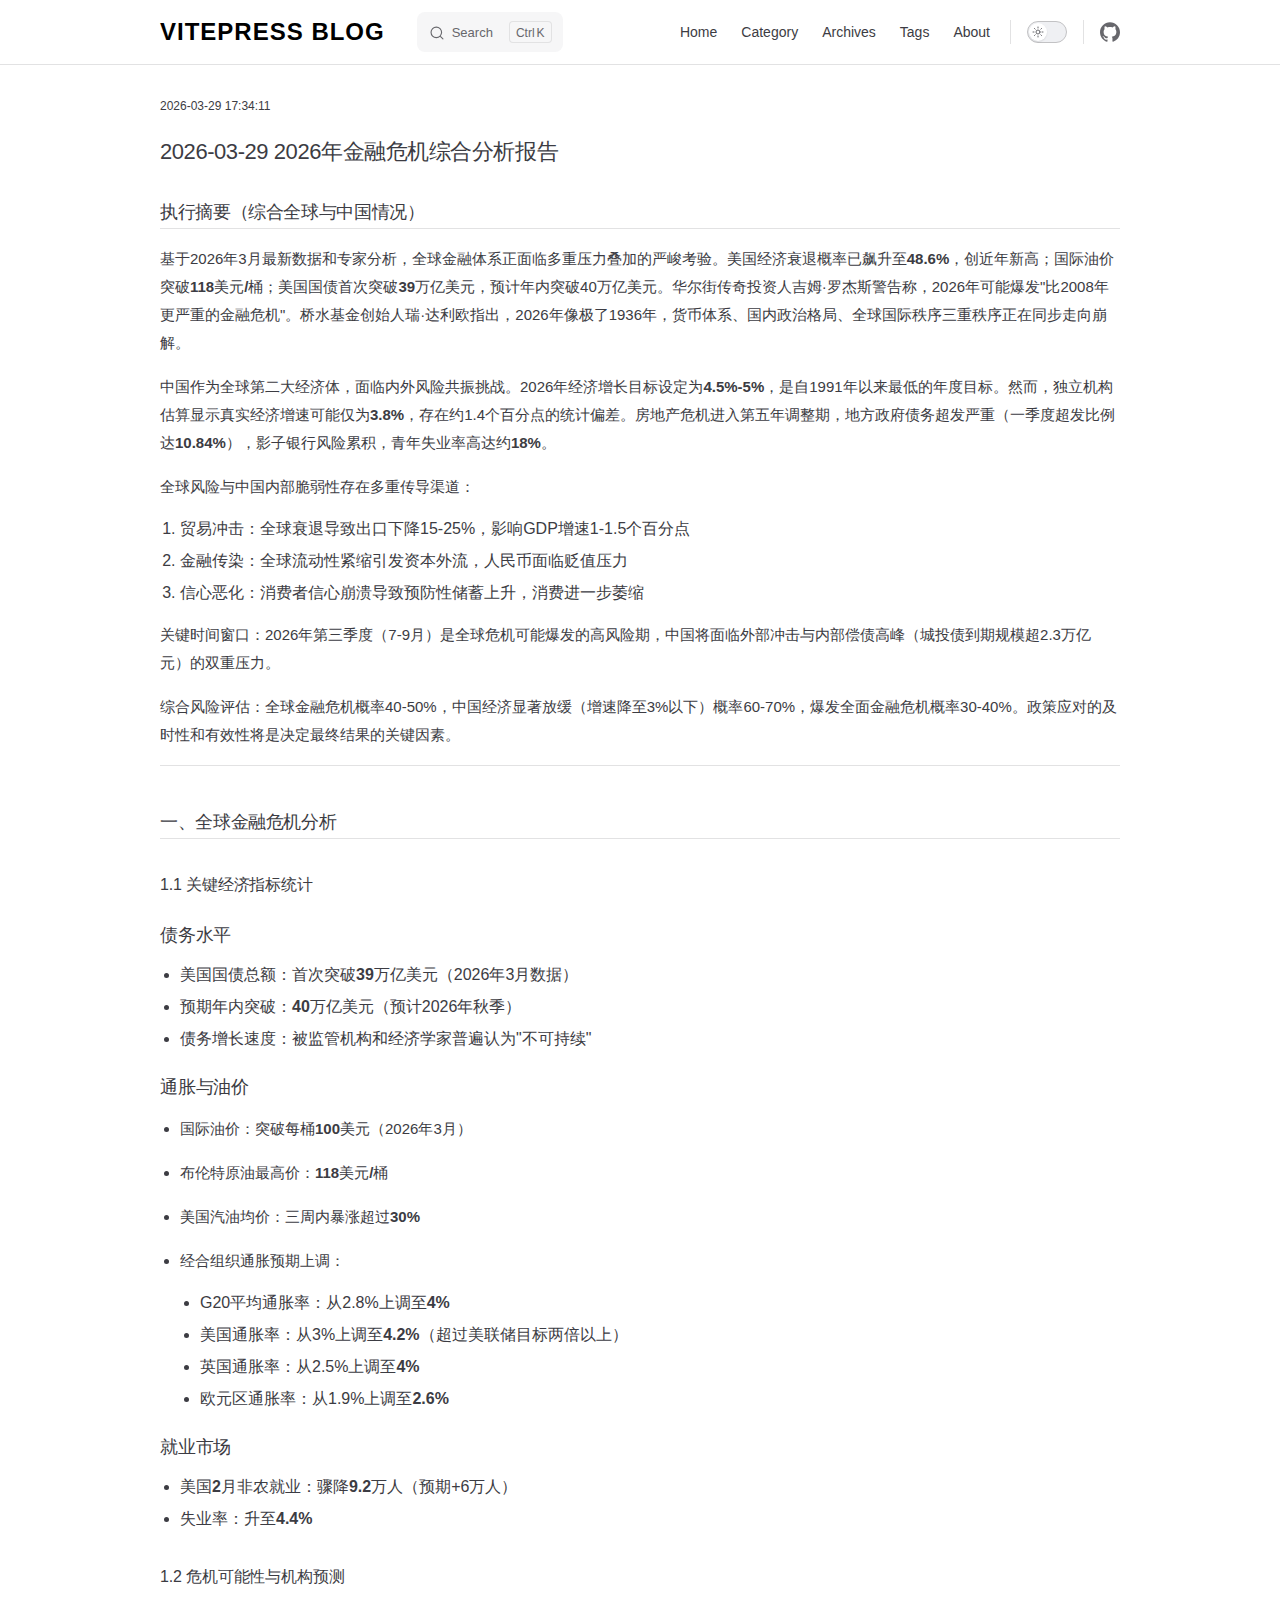
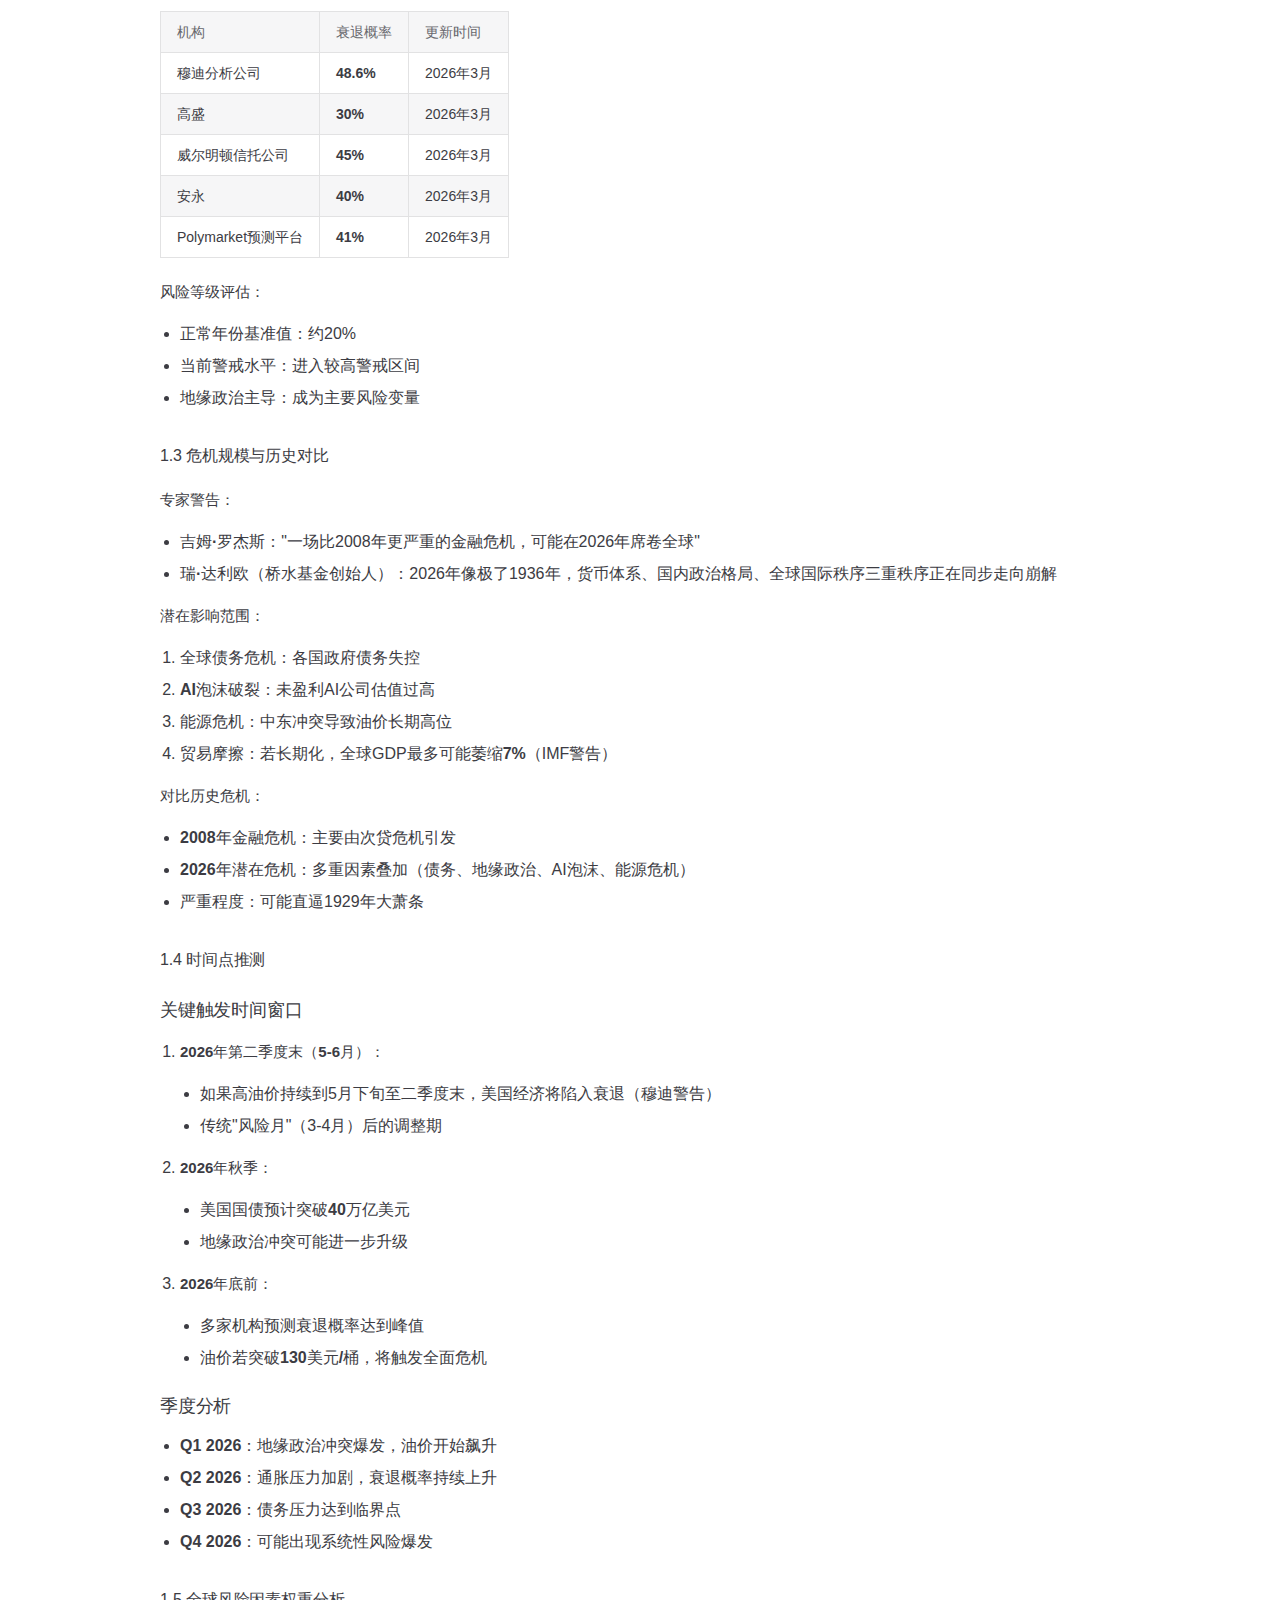
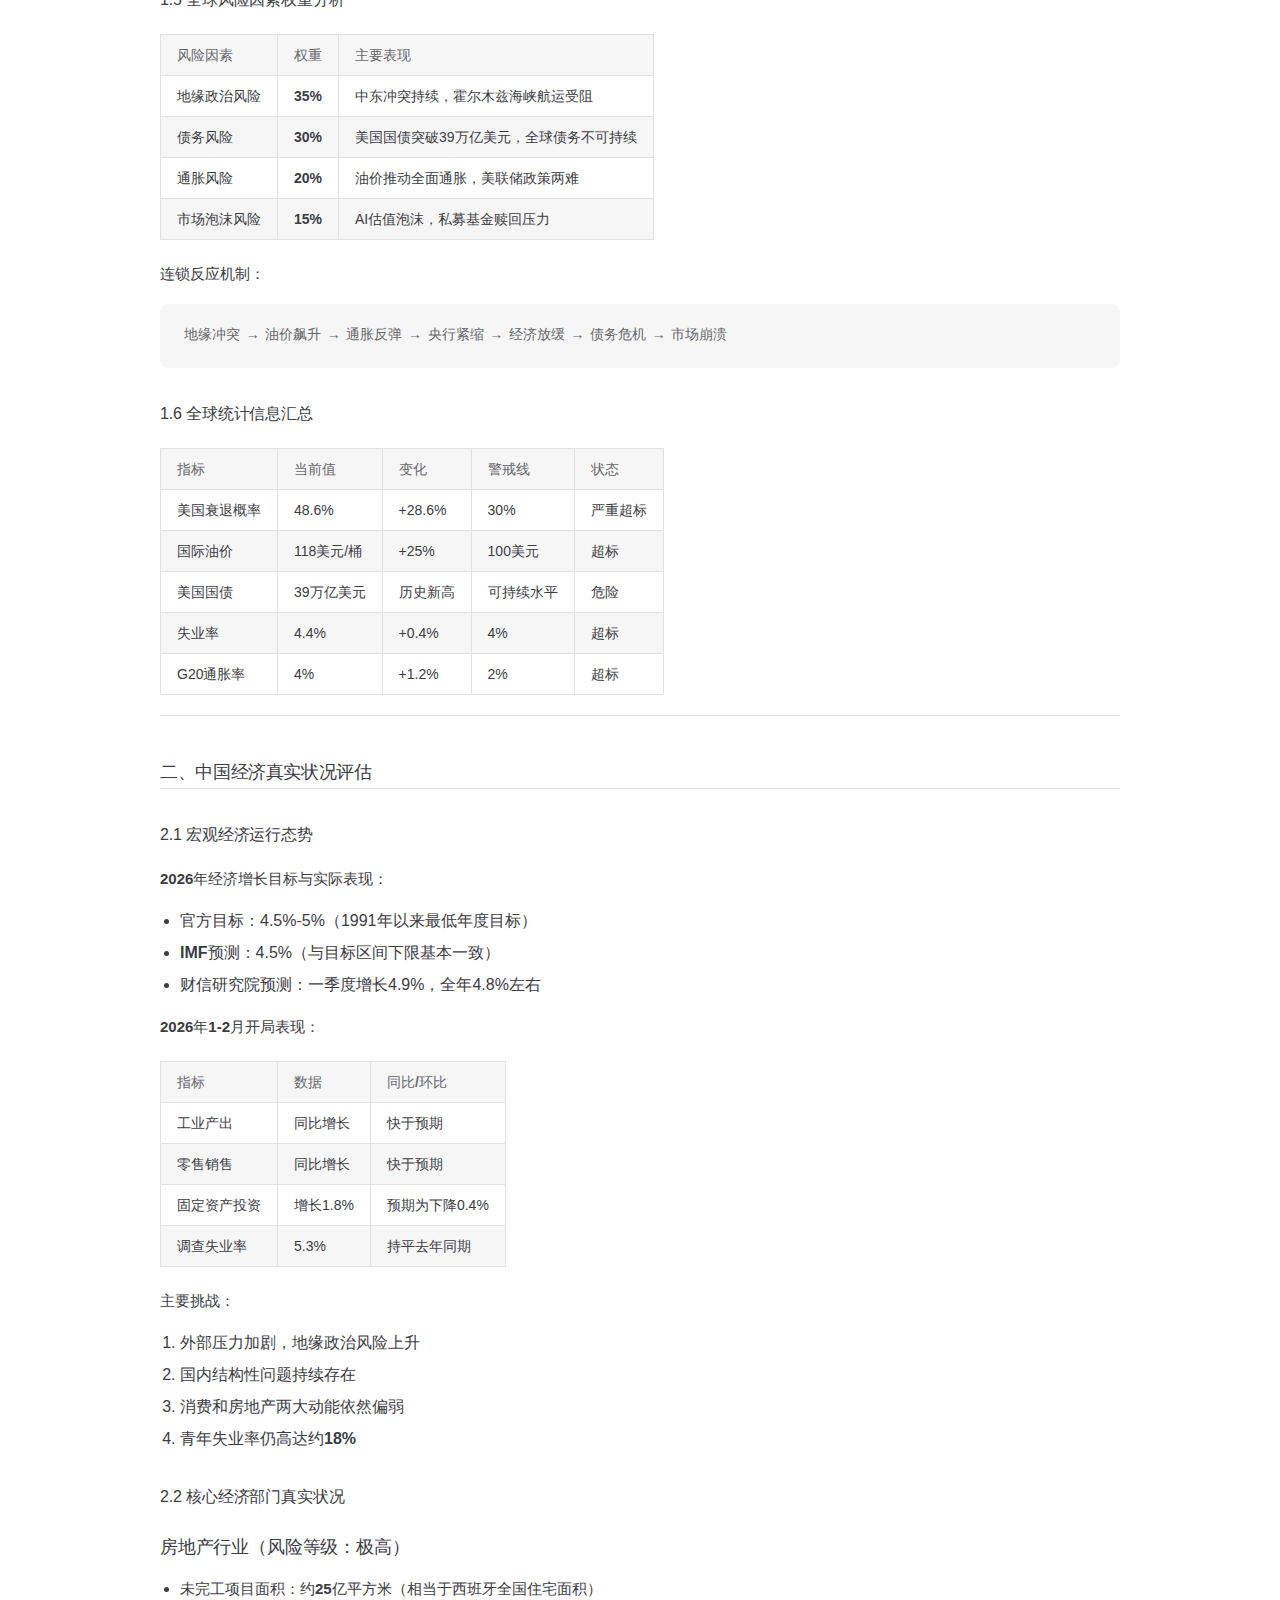
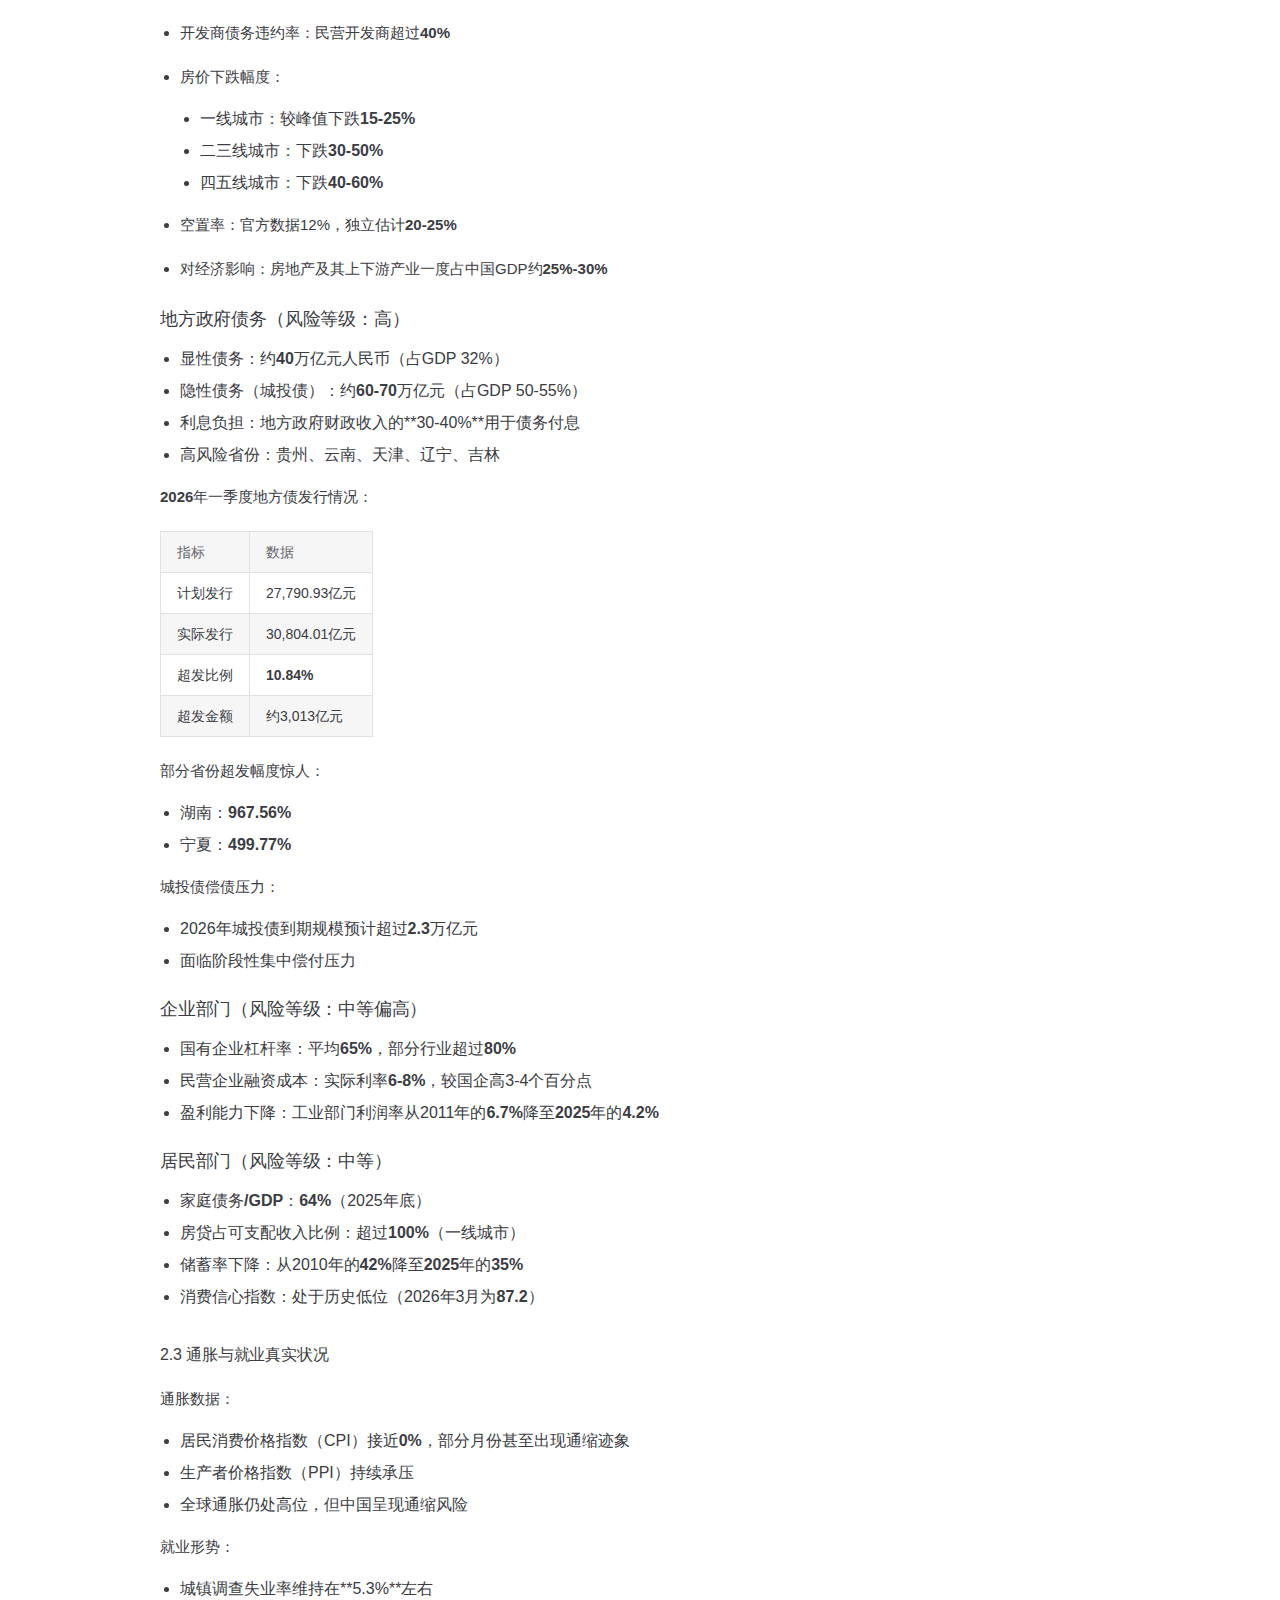
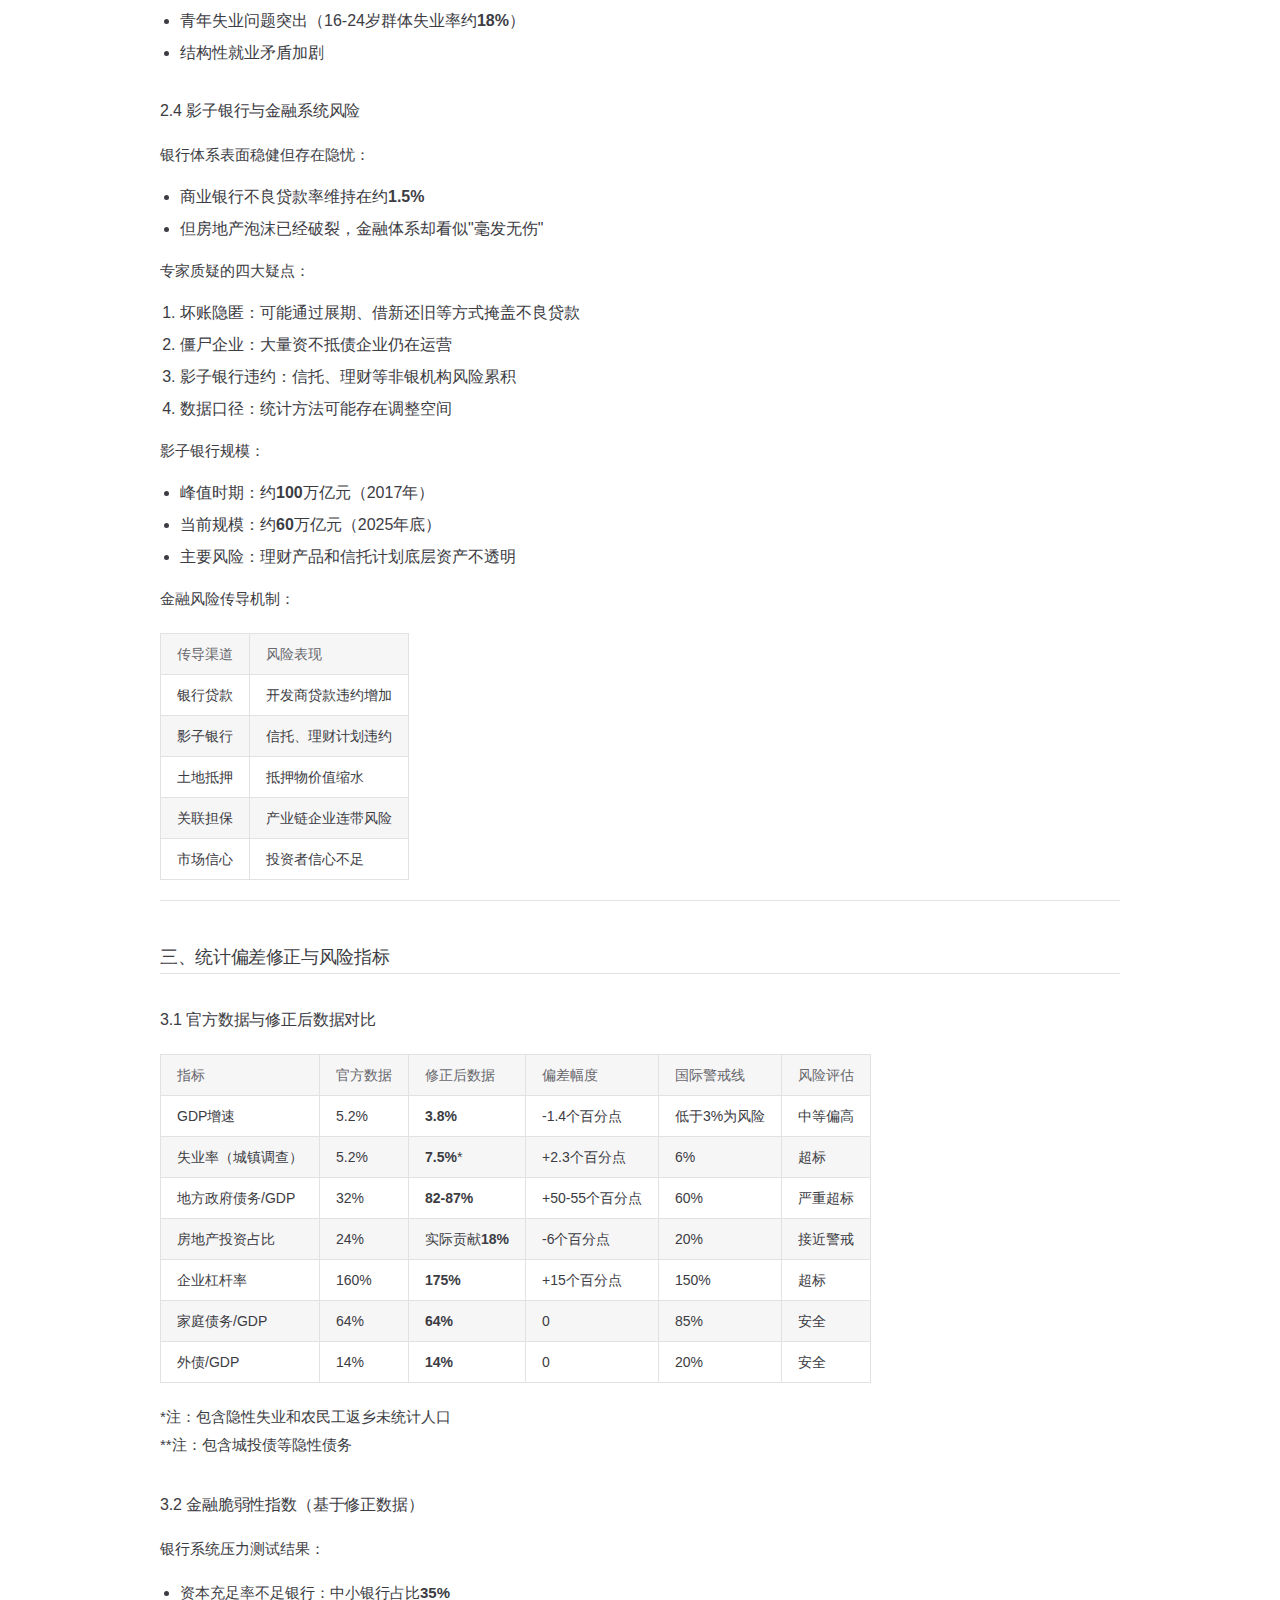
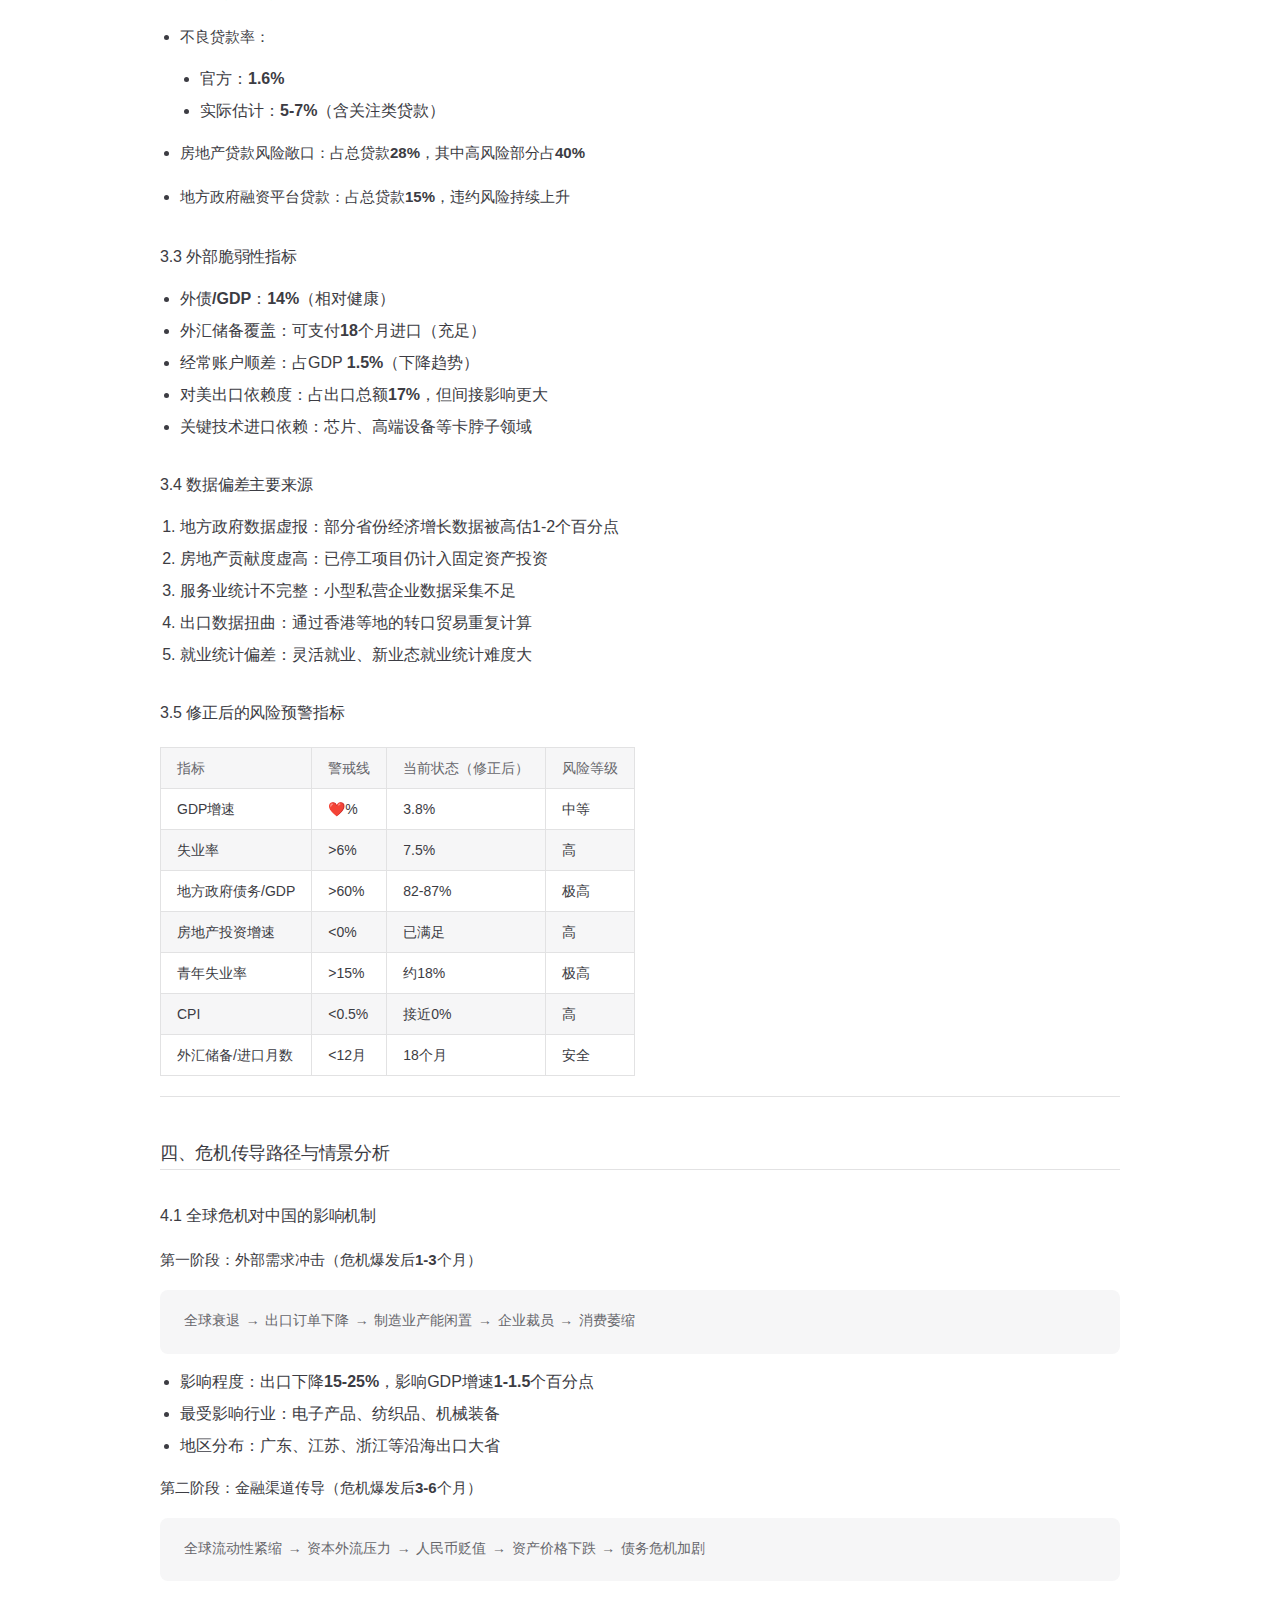
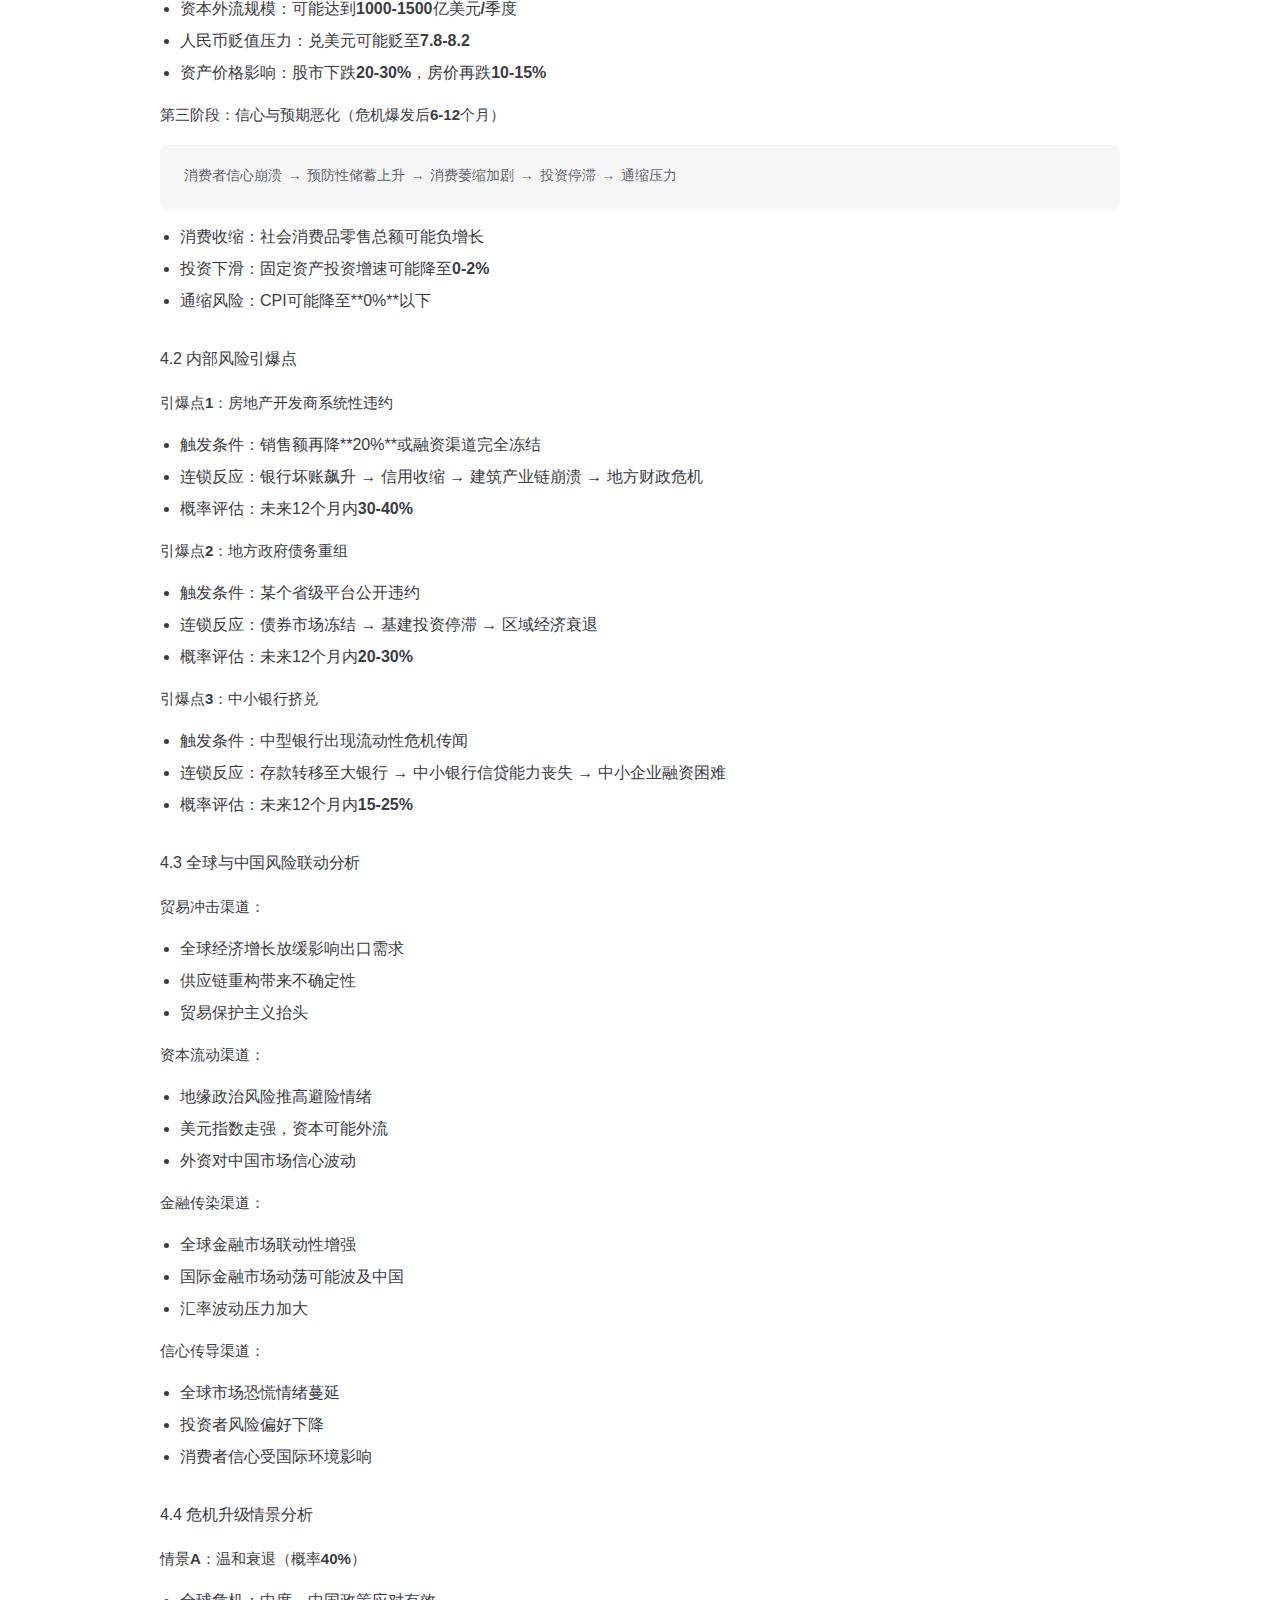
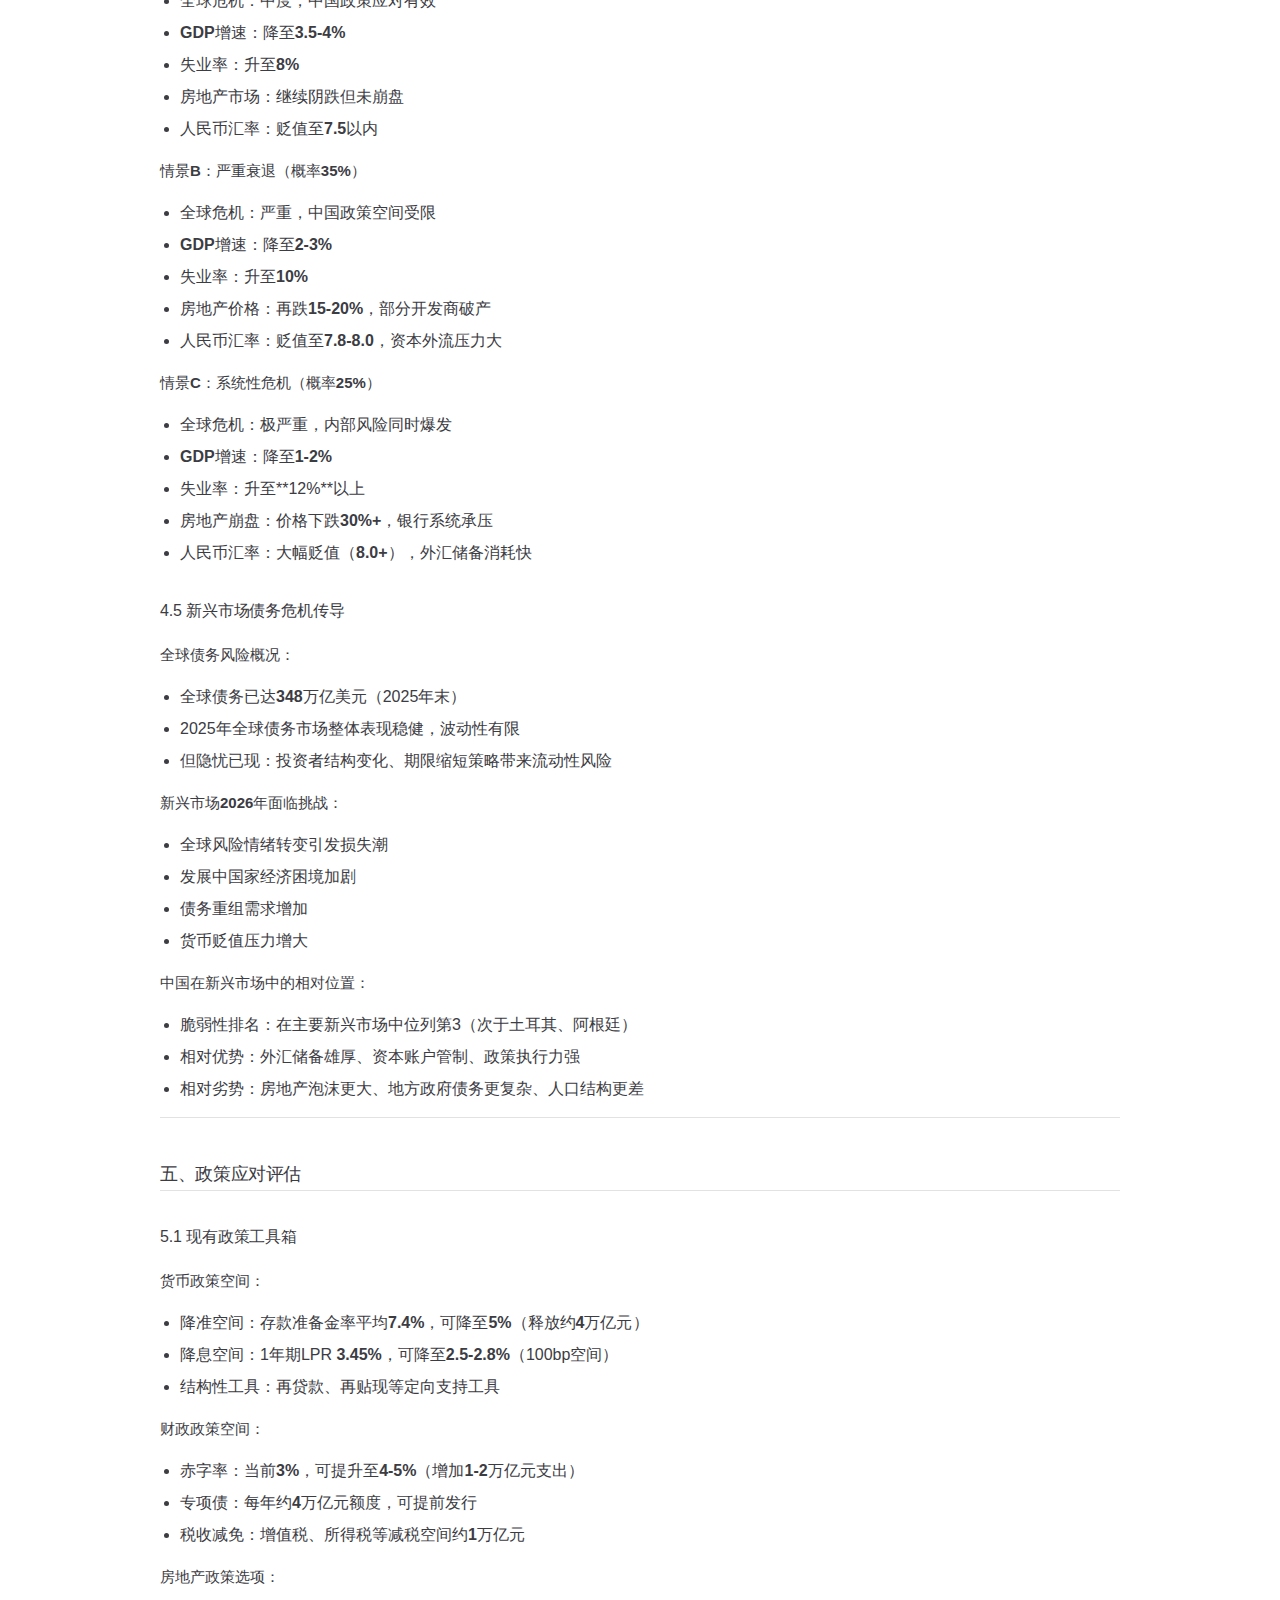
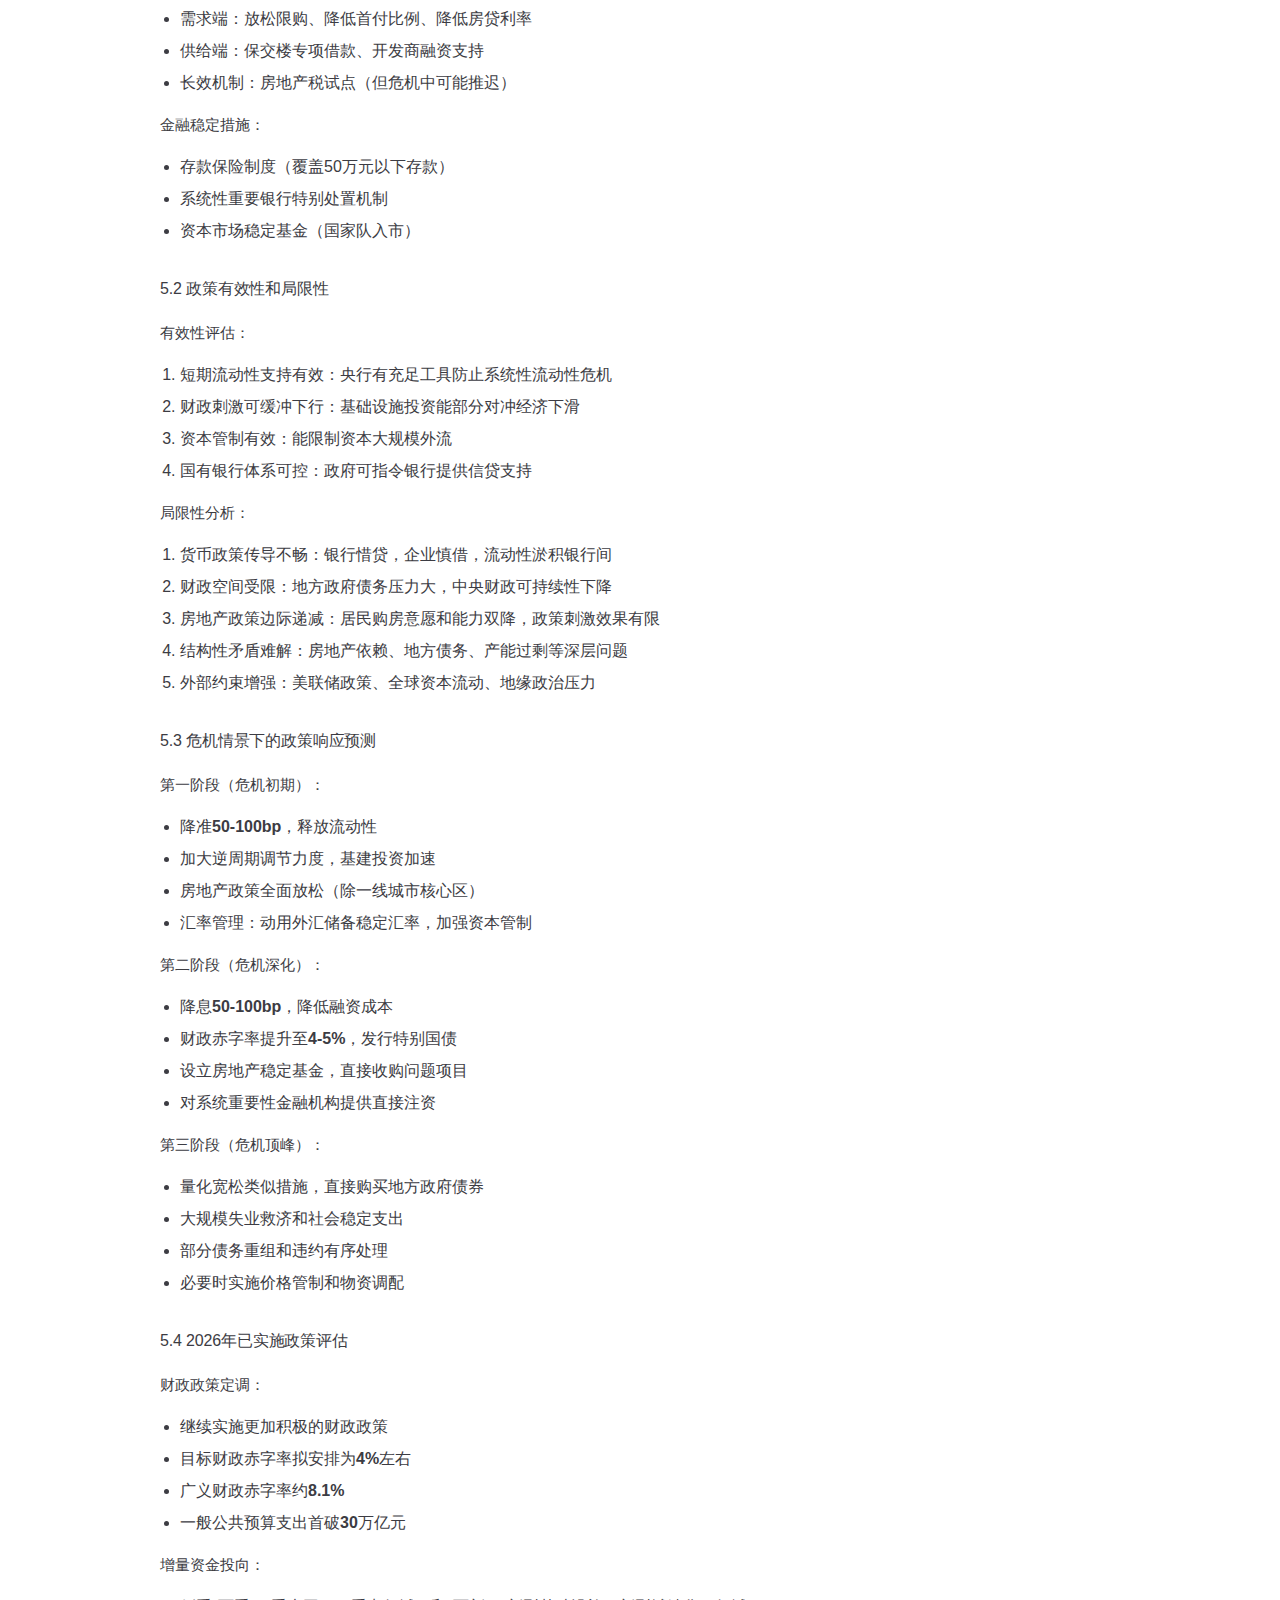
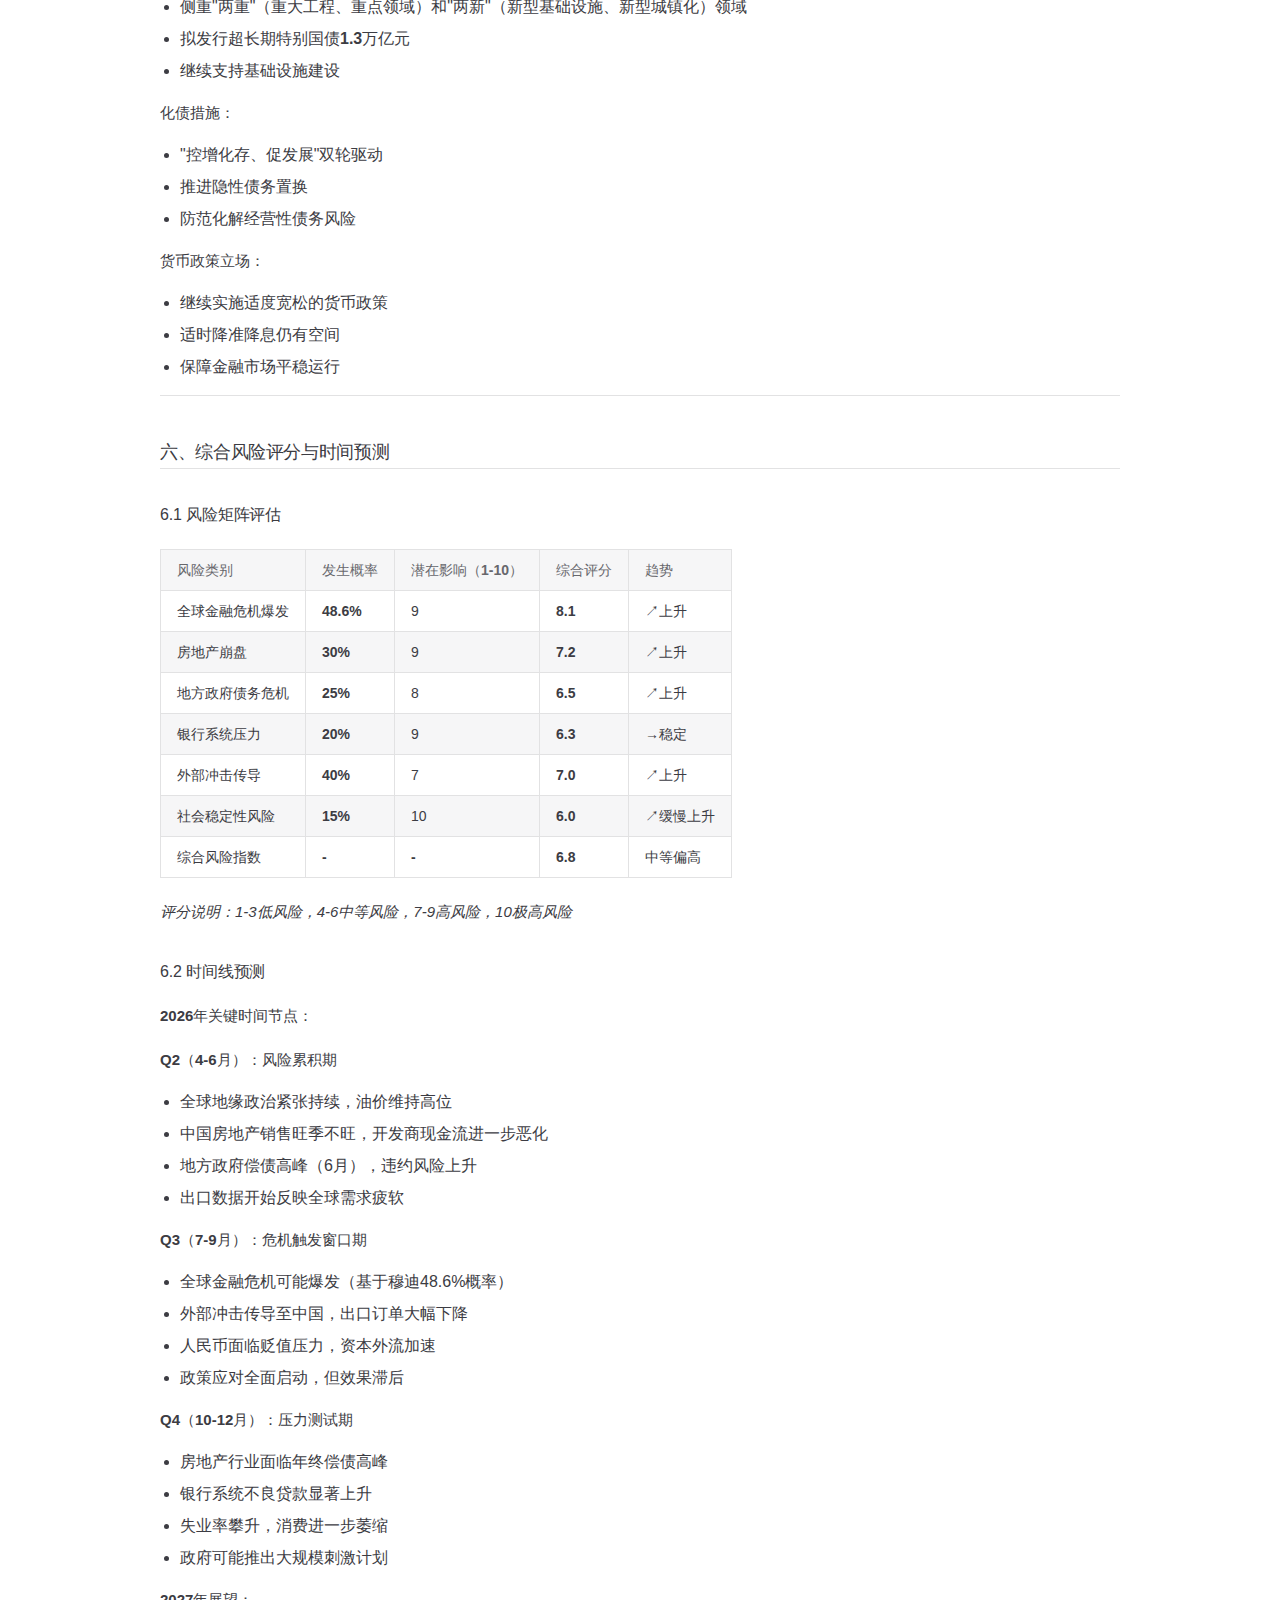
<file: posts/2026/20260329-comprehensive-analysis-report-on-the-financial-crisis-in-2026-1gyczr.html>
<!DOCTYPE html>
<html lang="en-US" dir="ltr">
  <head>
    <meta charset="utf-8">
    <meta name="viewport" content="width=device-width,initial-scale=1">
    <title>2026-03-29 2026年金融危机综合分析报告 | Vitepress blog</title>
    <meta name="description" content="vitepress,blog,blog-theme">
    <meta name="generator" content="VitePress v1.6.4">
    <link rel="preload stylesheet" href="/assets/style.BRHyqgXF.css" as="style">
    <link rel="preload stylesheet" href="/vp-icons.css" as="style">
    
    <script type="module" src="/assets/app.CGb7xvim.js"></script>
    <link rel="preload" href="/assets/inter-roman-latin.Di8DUHzh.woff2" as="font" type="font/woff2" crossorigin="">
    <link rel="modulepreload" href="/assets/chunks/theme.RceaXAPN.js">
    <link rel="modulepreload" href="/assets/chunks/framework.BrGMoIXL.js">
    <link rel="modulepreload" href="/assets/posts_2026_20260329-comprehensive-analysis-report-on-the-financial-crisis-in-2026-1gyczr.md.BuTo-_EY.lean.js">
    <script id="check-dark-mode">(()=>{const e=localStorage.getItem("vitepress-theme-appearance")||"auto",a=window.matchMedia("(prefers-color-scheme: dark)").matches;(!e||e==="auto"?a:e==="dark")&&document.documentElement.classList.add("dark")})();</script>
    <script id="check-mac-os">document.documentElement.classList.toggle("mac",/Mac|iPhone|iPod|iPad/i.test(navigator.platform));</script>
  </head>
  <body>
    <div id="app"><!--[--><div class="Layout" data-v-d8b57b2d><!--[--><!--]--><!--[--><span tabindex="-1" data-v-fcbfc0e0></span><a href="#VPContent" class="VPSkipLink visually-hidden" data-v-fcbfc0e0>Skip to content</a><!--]--><!----><header class="VPNav" data-v-d8b57b2d data-v-7ad780c2><div class="VPNavBar" data-v-7ad780c2 data-v-9fd4d1dd><div class="wrapper" data-v-9fd4d1dd><div class="container" data-v-9fd4d1dd><div class="title" data-v-9fd4d1dd><div class="VPNavBarTitle" data-v-9fd4d1dd data-v-9f43907a><a class="title" href="/" data-v-9f43907a><!--[--><!--]--><!----><span data-v-9f43907a>Vitepress blog</span><!--[--><!--]--></a></div></div><div class="content" data-v-9fd4d1dd><div class="content-body" data-v-9fd4d1dd><!--[--><!--]--><div class="VPNavBarSearch search" data-v-9fd4d1dd><!--[--><!----><div id="local-search"><button type="button" class="DocSearch DocSearch-Button" aria-label="Search"><span class="DocSearch-Button-Container"><span class="vp-icon DocSearch-Search-Icon"></span><span class="DocSearch-Button-Placeholder">Search</span></span><span class="DocSearch-Button-Keys"><kbd class="DocSearch-Button-Key"></kbd><kbd class="DocSearch-Button-Key">K</kbd></span></button></div><!--]--></div><nav aria-labelledby="main-nav-aria-label" class="VPNavBarMenu menu" data-v-9fd4d1dd data-v-afb2845e><span id="main-nav-aria-label" class="visually-hidden" data-v-afb2845e> Main Navigation </span><!--[--><!--[--><a class="VPLink link VPNavBarMenuLink" href="/" tabindex="0" data-v-afb2845e data-v-815115f5><!--[--><span data-v-815115f5>Home</span><!--]--></a><!--]--><!--[--><a class="VPLink link VPNavBarMenuLink" href="/pages/category.html" tabindex="0" data-v-afb2845e data-v-815115f5><!--[--><span data-v-815115f5>Category</span><!--]--></a><!--]--><!--[--><a class="VPLink link VPNavBarMenuLink" href="/pages/archives.html" tabindex="0" data-v-afb2845e data-v-815115f5><!--[--><span data-v-815115f5>Archives</span><!--]--></a><!--]--><!--[--><a class="VPLink link VPNavBarMenuLink" href="/pages/tags.html" tabindex="0" data-v-afb2845e data-v-815115f5><!--[--><span data-v-815115f5>Tags</span><!--]--></a><!--]--><!--[--><a class="VPLink link VPNavBarMenuLink" href="/pages/about.html" tabindex="0" data-v-afb2845e data-v-815115f5><!--[--><span data-v-815115f5>About</span><!--]--></a><!--]--><!--]--></nav><!----><div class="VPNavBarAppearance appearance" data-v-9fd4d1dd data-v-3f90c1a5><button class="VPSwitch VPSwitchAppearance" type="button" role="switch" title aria-checked="false" data-v-3f90c1a5 data-v-be9742d9 data-v-b4ccac88><span class="check" data-v-b4ccac88><span class="icon" data-v-b4ccac88><!--[--><span class="vpi-sun sun" data-v-be9742d9></span><span class="vpi-moon moon" data-v-be9742d9></span><!--]--></span></span></button></div><div class="VPSocialLinks VPNavBarSocialLinks social-links" data-v-9fd4d1dd data-v-ef6192dc data-v-e71e869c><!--[--><a class="VPSocialLink no-icon" href="https://github.com/airene/vitepress-blog-pure" aria-label="github" target="_blank" rel="noopener" data-v-e71e869c data-v-60a9a2d3><span class="vpi-social-github"></span></a><!--]--></div><div class="VPFlyout VPNavBarExtra extra" data-v-9fd4d1dd data-v-f953d92f data-v-bfe7971f><button type="button" class="button" aria-haspopup="true" aria-expanded="false" aria-label="extra navigation" data-v-bfe7971f><span class="vpi-more-horizontal icon" data-v-bfe7971f></span></button><div class="menu" data-v-bfe7971f><div class="VPMenu" data-v-bfe7971f data-v-20ed86d6><!----><!--[--><!--[--><!----><div class="group" data-v-f953d92f><div class="item appearance" data-v-f953d92f><p class="label" data-v-f953d92f>Appearance</p><div class="appearance-action" data-v-f953d92f><button class="VPSwitch VPSwitchAppearance" type="button" role="switch" title aria-checked="false" data-v-f953d92f data-v-be9742d9 data-v-b4ccac88><span class="check" data-v-b4ccac88><span class="icon" data-v-b4ccac88><!--[--><span class="vpi-sun sun" data-v-be9742d9></span><span class="vpi-moon moon" data-v-be9742d9></span><!--]--></span></span></button></div></div></div><div class="group" data-v-f953d92f><div class="item social-links" data-v-f953d92f><div class="VPSocialLinks social-links-list" data-v-f953d92f data-v-e71e869c><!--[--><a class="VPSocialLink no-icon" href="https://github.com/airene/vitepress-blog-pure" aria-label="github" target="_blank" rel="noopener" data-v-e71e869c data-v-60a9a2d3><span class="vpi-social-github"></span></a><!--]--></div></div></div><!--]--><!--]--></div></div></div><!--[--><!--]--><button type="button" class="VPNavBarHamburger hamburger" aria-label="mobile navigation" aria-expanded="false" aria-controls="VPNavScreen" data-v-9fd4d1dd data-v-6bee1efd><span class="container" data-v-6bee1efd><span class="top" data-v-6bee1efd></span><span class="middle" data-v-6bee1efd></span><span class="bottom" data-v-6bee1efd></span></span></button></div></div></div></div><div class="divider" data-v-9fd4d1dd><div class="divider-line" data-v-9fd4d1dd></div></div></div><!----></header><div class="VPLocalNav empty fixed" data-v-d8b57b2d data-v-2488c25a><div class="container" data-v-2488c25a><!----><div class="VPLocalNavOutlineDropdown" style="--vp-vh:0px;" data-v-2488c25a data-v-6b867909><button data-v-6b867909>Return to top</button><!----></div></div></div><!----><div class="VPContent" id="VPContent" data-v-d8b57b2d data-v-9a6c75ad><div class="VPDoc has-aside" data-v-9a6c75ad data-v-e6f2a212><!--[--><!--]--><div class="container" data-v-e6f2a212><div class="aside" data-v-e6f2a212><div class="aside-curtain" data-v-e6f2a212></div><div class="aside-container" data-v-e6f2a212><div class="aside-content" data-v-e6f2a212><div class="VPDocAside" data-v-e6f2a212 data-v-cb998dce><!--[--><!--]--><!--[--><!--]--><nav aria-labelledby="doc-outline-aria-label" class="VPDocAsideOutline" data-v-cb998dce data-v-f610f197><div class="content" data-v-f610f197><div class="outline-marker" data-v-f610f197></div><div aria-level="2" class="outline-title" id="doc-outline-aria-label" role="heading" data-v-f610f197>文章摘要</div><ul class="VPDocOutlineItem root" data-v-f610f197 data-v-53c99d69><!--[--><!--]--></ul></div></nav><!--[--><!--]--><div class="spacer" data-v-cb998dce></div><!--[--><!--]--><!----><!--[--><!--]--><!--[--><!--]--></div></div></div></div><div class="content" data-v-e6f2a212><div class="content-container" data-v-e6f2a212><!--[--><!--[--><!--[--><div style="padding-top:20px;" class="post-info">2026-03-29 17:34:11    <!--[--><!--]--></div><!--]--><!--]--><!--]--><main class="main" data-v-e6f2a212><div style="position:relative;" class="vp-doc _posts_2026_20260329-comprehensive-analysis-report-on-the-financial-crisis-in-2026-1gyczr" data-v-e6f2a212><div><h1 id="_2026-03-29-2026年金融危机综合分析报告" tabindex="-1">2026-03-29 2026年金融危机综合分析报告 <a class="header-anchor" href="#_2026-03-29-2026年金融危机综合分析报告" aria-label="Permalink to &quot;2026-03-29 2026年金融危机综合分析报告&quot;">​</a></h1><h2 id="执行摘要-综合全球与中国情况" tabindex="-1">执行摘要（综合全球与中国情况） <a class="header-anchor" href="#执行摘要-综合全球与中国情况" aria-label="Permalink to &quot;执行摘要（综合全球与中国情况）&quot;">​</a></h2><p>基于2026年3月最新数据和专家分析，全球金融体系正面临多重压力叠加的严峻考验。美国经济衰退概率已飙升至<strong>48.6%</strong>，创近年新高；国际油价突破<strong>118美元/桶</strong>；美国国债首次突破<strong>39万亿美元</strong>，预计年内突破40万亿美元。华尔街传奇投资人吉姆·罗杰斯警告称，2026年可能爆发&quot;比2008年更严重的金融危机&quot;。桥水基金创始人瑞·达利欧指出，2026年像极了1936年，货币体系、国内政治格局、全球国际秩序三重秩序正在同步走向崩解。</p><p>中国作为全球第二大经济体，面临内外风险共振挑战。2026年经济增长目标设定为<strong>4.5%-5%</strong>，是自1991年以来最低的年度目标。然而，独立机构估算显示真实经济增速可能仅为<strong>3.8%</strong>，存在约1.4个百分点的统计偏差。房地产危机进入第五年调整期，地方政府债务超发严重（一季度超发比例达<strong>10.84%</strong>），影子银行风险累积，青年失业率高达<strong>约18%</strong>。</p><p>全球风险与中国内部脆弱性存在多重传导渠道：</p><ol><li><strong>贸易冲击</strong>：全球衰退导致出口下降15-25%，影响GDP增速1-1.5个百分点</li><li><strong>金融传染</strong>：全球流动性紧缩引发资本外流，人民币面临贬值压力</li><li><strong>信心恶化</strong>：消费者信心崩溃导致预防性储蓄上升，消费进一步萎缩</li></ol><p><strong>关键时间窗口</strong>：2026年第三季度（7-9月）是全球危机可能爆发的高风险期，中国将面临外部冲击与内部偿债高峰（城投债到期规模超2.3万亿元）的双重压力。</p><p><strong>综合风险评估</strong>：全球金融危机概率40-50%，中国经济显著放缓（增速降至3%以下）概率60-70%，爆发全面金融危机概率30-40%。政策应对的及时性和有效性将是决定最终结果的关键因素。</p><hr><h2 id="一、全球金融危机分析" tabindex="-1">一、全球金融危机分析 <a class="header-anchor" href="#一、全球金融危机分析" aria-label="Permalink to &quot;一、全球金融危机分析&quot;">​</a></h2><h3 id="_1-1-关键经济指标统计" tabindex="-1">1.1 关键经济指标统计 <a class="header-anchor" href="#_1-1-关键经济指标统计" aria-label="Permalink to &quot;1.1 关键经济指标统计&quot;">​</a></h3><h4 id="债务水平" tabindex="-1">债务水平 <a class="header-anchor" href="#债务水平" aria-label="Permalink to &quot;债务水平&quot;">​</a></h4><ul><li><strong>美国国债总额</strong>：首次突破<strong>39万亿美元</strong>（2026年3月数据）</li><li><strong>预期年内突破</strong>：<strong>40万亿美元</strong>（预计2026年秋季）</li><li><strong>债务增长速度</strong>：被监管机构和经济学家普遍认为&quot;不可持续&quot;</li></ul><h4 id="通胀与油价" tabindex="-1">通胀与油价 <a class="header-anchor" href="#通胀与油价" aria-label="Permalink to &quot;通胀与油价&quot;">​</a></h4><ul><li><p><strong>国际油价</strong>：突破每桶<strong>100美元</strong>（2026年3月）</p></li><li><p><strong>布伦特原油最高价</strong>：<strong>118美元/桶</strong></p></li><li><p><strong>美国汽油均价</strong>：三周内暴涨超过<strong>30%</strong></p></li><li><p><strong>经合组织通胀预期上调</strong>：</p><ul><li>G20平均通胀率：从2.8%上调至<strong>4%</strong></li><li>美国通胀率：从3%上调至<strong>4.2%</strong>（超过美联储目标两倍以上）</li><li>英国通胀率：从2.5%上调至<strong>4%</strong></li><li>欧元区通胀率：从1.9%上调至<strong>2.6%</strong></li></ul></li></ul><h4 id="就业市场" tabindex="-1">就业市场 <a class="header-anchor" href="#就业市场" aria-label="Permalink to &quot;就业市场&quot;">​</a></h4><ul><li><strong>美国2月非农就业</strong>：骤降<strong>9.2万人</strong>（预期+6万人）</li><li><strong>失业率</strong>：升至<strong>4.4%</strong></li></ul><h3 id="_1-2-危机可能性与机构预测" tabindex="-1">1.2 危机可能性与机构预测 <a class="header-anchor" href="#_1-2-危机可能性与机构预测" aria-label="Permalink to &quot;1.2 危机可能性与机构预测&quot;">​</a></h3><table tabindex="0"><thead><tr><th>机构</th><th>衰退概率</th><th>更新时间</th></tr></thead><tbody><tr><td>穆迪分析公司</td><td><strong>48.6%</strong></td><td>2026年3月</td></tr><tr><td>高盛</td><td><strong>30%</strong></td><td>2026年3月</td></tr><tr><td>威尔明顿信托公司</td><td><strong>45%</strong></td><td>2026年3月</td></tr><tr><td>安永</td><td><strong>40%</strong></td><td>2026年3月</td></tr><tr><td>Polymarket预测平台</td><td><strong>41%</strong></td><td>2026年3月</td></tr></tbody></table><p><strong>风险等级评估</strong>：</p><ul><li><strong>正常年份基准值</strong>：约20%</li><li><strong>当前警戒水平</strong>：进入较高警戒区间</li><li><strong>地缘政治主导</strong>：成为主要风险变量</li></ul><h3 id="_1-3-危机规模与历史对比" tabindex="-1">1.3 危机规模与历史对比 <a class="header-anchor" href="#_1-3-危机规模与历史对比" aria-label="Permalink to &quot;1.3 危机规模与历史对比&quot;">​</a></h3><p><strong>专家警告</strong>：</p><ul><li><strong>吉姆·罗杰斯</strong>：&quot;一场比2008年更严重的金融危机，可能在2026年席卷全球&quot;</li><li><strong>瑞·达利欧（桥水基金创始人）</strong>：2026年像极了1936年，货币体系、国内政治格局、全球国际秩序三重秩序正在同步走向崩解</li></ul><p><strong>潜在影响范围</strong>：</p><ol><li><strong>全球债务危机</strong>：各国政府债务失控</li><li><strong>AI泡沫破裂</strong>：未盈利AI公司估值过高</li><li><strong>能源危机</strong>：中东冲突导致油价长期高位</li><li><strong>贸易摩擦</strong>：若长期化，全球GDP最多可能萎缩<strong>7%</strong>（IMF警告）</li></ol><p><strong>对比历史危机</strong>：</p><ul><li><strong>2008年金融危机</strong>：主要由次贷危机引发</li><li><strong>2026年潜在危机</strong>：多重因素叠加（债务、地缘政治、AI泡沫、能源危机）</li><li><strong>严重程度</strong>：可能直逼1929年大萧条</li></ul><h3 id="_1-4-时间点推测" tabindex="-1">1.4 时间点推测 <a class="header-anchor" href="#_1-4-时间点推测" aria-label="Permalink to &quot;1.4 时间点推测&quot;">​</a></h3><h4 id="关键触发时间窗口" tabindex="-1">关键触发时间窗口 <a class="header-anchor" href="#关键触发时间窗口" aria-label="Permalink to &quot;关键触发时间窗口&quot;">​</a></h4><ol><li><p><strong>2026年第二季度末（5-6月）</strong>：</p><ul><li>如果高油价持续到5月下旬至二季度末，美国经济将陷入衰退（穆迪警告）</li><li>传统&quot;风险月&quot;（3-4月）后的调整期</li></ul></li><li><p><strong>2026年秋季</strong>：</p><ul><li>美国国债预计突破<strong>40万亿美元</strong></li><li>地缘政治冲突可能进一步升级</li></ul></li><li><p><strong>2026年底前</strong>：</p><ul><li>多家机构预测衰退概率达到峰值</li><li>油价若突破<strong>130美元/桶</strong>，将触发全面危机</li></ul></li></ol><h4 id="季度分析" tabindex="-1">季度分析 <a class="header-anchor" href="#季度分析" aria-label="Permalink to &quot;季度分析&quot;">​</a></h4><ul><li><strong>Q1 2026</strong>：地缘政治冲突爆发，油价开始飙升</li><li><strong>Q2 2026</strong>：通胀压力加剧，衰退概率持续上升</li><li><strong>Q3 2026</strong>：债务压力达到临界点</li><li><strong>Q4 2026</strong>：可能出现系统性风险爆发</li></ul><h3 id="_1-5-全球风险因素权重分析" tabindex="-1">1.5 全球风险因素权重分析 <a class="header-anchor" href="#_1-5-全球风险因素权重分析" aria-label="Permalink to &quot;1.5 全球风险因素权重分析&quot;">​</a></h3><table tabindex="0"><thead><tr><th>风险因素</th><th>权重</th><th>主要表现</th></tr></thead><tbody><tr><td>地缘政治风险</td><td><strong>35%</strong></td><td>中东冲突持续，霍尔木兹海峡航运受阻</td></tr><tr><td>债务风险</td><td><strong>30%</strong></td><td>美国国债突破39万亿美元，全球债务不可持续</td></tr><tr><td>通胀风险</td><td><strong>20%</strong></td><td>油价推动全面通胀，美联储政策两难</td></tr><tr><td>市场泡沫风险</td><td><strong>15%</strong></td><td>AI估值泡沫，私募基金赎回压力</td></tr></tbody></table><p><strong>连锁反应机制</strong>：</p><div class="language- vp-adaptive-theme"><button title="Copy Code" class="copy"></button><span class="lang"></span><pre class="shiki shiki-themes github-light github-dark vp-code" tabindex="0"><code><span class="line"><span>地缘冲突 → 油价飙升 → 通胀反弹 → 央行紧缩 → 经济放缓 → 债务危机 → 市场崩溃</span></span></code></pre></div><h3 id="_1-6-全球统计信息汇总" tabindex="-1">1.6 全球统计信息汇总 <a class="header-anchor" href="#_1-6-全球统计信息汇总" aria-label="Permalink to &quot;1.6 全球统计信息汇总&quot;">​</a></h3><table tabindex="0"><thead><tr><th>指标</th><th>当前值</th><th>变化</th><th>警戒线</th><th>状态</th></tr></thead><tbody><tr><td>美国衰退概率</td><td>48.6%</td><td>+28.6%</td><td>30%</td><td><strong>严重超标</strong></td></tr><tr><td>国际油价</td><td>118美元/桶</td><td>+25%</td><td>100美元</td><td><strong>超标</strong></td></tr><tr><td>美国国债</td><td>39万亿美元</td><td>历史新高</td><td>可持续水平</td><td><strong>危险</strong></td></tr><tr><td>失业率</td><td>4.4%</td><td>+0.4%</td><td>4%</td><td><strong>超标</strong></td></tr><tr><td>G20通胀率</td><td>4%</td><td>+1.2%</td><td>2%</td><td><strong>超标</strong></td></tr></tbody></table><hr><h2 id="二、中国经济真实状况评估" tabindex="-1">二、中国经济真实状况评估 <a class="header-anchor" href="#二、中国经济真实状况评估" aria-label="Permalink to &quot;二、中国经济真实状况评估&quot;">​</a></h2><h3 id="_2-1-宏观经济运行态势" tabindex="-1">2.1 宏观经济运行态势 <a class="header-anchor" href="#_2-1-宏观经济运行态势" aria-label="Permalink to &quot;2.1 宏观经济运行态势&quot;">​</a></h3><p><strong>2026年经济增长目标与实际表现</strong>：</p><ul><li><strong>官方目标</strong>：4.5%-5%（1991年以来最低年度目标）</li><li><strong>IMF预测</strong>：4.5%（与目标区间下限基本一致）</li><li><strong>财信研究院预测</strong>：一季度增长4.9%，全年4.8%左右</li></ul><p><strong>2026年1-2月开局表现</strong>：</p><table tabindex="0"><thead><tr><th>指标</th><th>数据</th><th>同比/环比</th></tr></thead><tbody><tr><td>工业产出</td><td>同比增长</td><td>快于预期</td></tr><tr><td>零售销售</td><td>同比增长</td><td>快于预期</td></tr><tr><td>固定资产投资</td><td>增长1.8%</td><td>预期为下降0.4%</td></tr><tr><td>调查失业率</td><td>5.3%</td><td>持平去年同期</td></tr></tbody></table><p><strong>主要挑战</strong>：</p><ol><li>外部压力加剧，地缘政治风险上升</li><li>国内结构性问题持续存在</li><li>消费和房地产两大动能依然偏弱</li><li>青年失业率仍高达约<strong>18%</strong></li></ol><h3 id="_2-2-核心经济部门真实状况" tabindex="-1">2.2 核心经济部门真实状况 <a class="header-anchor" href="#_2-2-核心经济部门真实状况" aria-label="Permalink to &quot;2.2 核心经济部门真实状况&quot;">​</a></h3><h4 id="房地产行业-风险等级-极高" tabindex="-1">房地产行业（风险等级：极高） <a class="header-anchor" href="#房地产行业-风险等级-极高" aria-label="Permalink to &quot;房地产行业（风险等级：极高）&quot;">​</a></h4><ul><li><p><strong>未完工项目面积</strong>：约<strong>25亿平方米</strong>（相当于西班牙全国住宅面积）</p></li><li><p><strong>开发商债务违约率</strong>：民营开发商超过<strong>40%</strong></p></li><li><p><strong>房价下跌幅度</strong>：</p><ul><li>一线城市：较峰值下跌<strong>15-25%</strong></li><li>二三线城市：下跌<strong>30-50%</strong></li><li>四五线城市：下跌<strong>40-60%</strong></li></ul></li><li><p><strong>空置率</strong>：官方数据12%，独立估计<strong>20-25%</strong></p></li><li><p><strong>对经济影响</strong>：房地产及其上下游产业一度占中国GDP约<strong>25%-30%</strong></p></li></ul><h4 id="地方政府债务-风险等级-高" tabindex="-1">地方政府债务（风险等级：高） <a class="header-anchor" href="#地方政府债务-风险等级-高" aria-label="Permalink to &quot;地方政府债务（风险等级：高）&quot;">​</a></h4><ul><li><strong>显性债务</strong>：约<strong>40万亿元</strong>人民币（占GDP 32%）</li><li><strong>隐性债务（城投债）</strong>：约<strong>60-70万亿元</strong>（占GDP 50-55%）</li><li><strong>利息负担</strong>：地方政府财政收入的**30-40%**用于债务付息</li><li><strong>高风险省份</strong>：贵州、云南、天津、辽宁、吉林</li></ul><p><strong>2026年一季度地方债发行情况</strong>：</p><table tabindex="0"><thead><tr><th>指标</th><th>数据</th></tr></thead><tbody><tr><td>计划发行</td><td>27,790.93亿元</td></tr><tr><td>实际发行</td><td>30,804.01亿元</td></tr><tr><td>超发比例</td><td><strong>10.84%</strong></td></tr><tr><td>超发金额</td><td>约3,013亿元</td></tr></tbody></table><p><strong>部分省份超发幅度惊人</strong>：</p><ul><li>湖南：<strong>967.56%</strong></li><li>宁夏：<strong>499.77%</strong></li></ul><p><strong>城投债偿债压力</strong>：</p><ul><li>2026年城投债到期规模预计超过<strong>2.3万亿元</strong></li><li>面临阶段性集中偿付压力</li></ul><h4 id="企业部门-风险等级-中等偏高" tabindex="-1">企业部门（风险等级：中等偏高） <a class="header-anchor" href="#企业部门-风险等级-中等偏高" aria-label="Permalink to &quot;企业部门（风险等级：中等偏高）&quot;">​</a></h4><ul><li><strong>国有企业杠杆率</strong>：平均<strong>65%</strong>，部分行业超过<strong>80%</strong></li><li><strong>民营企业融资成本</strong>：实际利率<strong>6-8%</strong>，较国企高3-4个百分点</li><li><strong>盈利能力下降</strong>：工业部门利润率从2011年的<strong>6.7%<strong>降至2025年的</strong>4.2%</strong></li></ul><h4 id="居民部门-风险等级-中等" tabindex="-1">居民部门（风险等级：中等） <a class="header-anchor" href="#居民部门-风险等级-中等" aria-label="Permalink to &quot;居民部门（风险等级：中等）&quot;">​</a></h4><ul><li><strong>家庭债务/GDP</strong>：<strong>64%</strong>（2025年底）</li><li><strong>房贷占可支配收入比例</strong>：超过<strong>100%</strong>（一线城市）</li><li><strong>储蓄率下降</strong>：从2010年的<strong>42%<strong>降至2025年的</strong>35%</strong></li><li><strong>消费信心指数</strong>：处于历史低位（2026年3月为<strong>87.2</strong>）</li></ul><h3 id="_2-3-通胀与就业真实状况" tabindex="-1">2.3 通胀与就业真实状况 <a class="header-anchor" href="#_2-3-通胀与就业真实状况" aria-label="Permalink to &quot;2.3 通胀与就业真实状况&quot;">​</a></h3><p><strong>通胀数据</strong>：</p><ul><li>居民消费价格指数（CPI）接近<strong>0%</strong>，部分月份甚至出现通缩迹象</li><li>生产者价格指数（PPI）持续承压</li><li>全球通胀仍处高位，但中国呈现<strong>通缩风险</strong></li></ul><p><strong>就业形势</strong>：</p><ul><li>城镇调查失业率维持在**5.3%**左右</li><li>青年失业问题突出（16-24岁群体失业率约<strong>18%</strong>）</li><li>结构性就业矛盾加剧</li></ul><h3 id="_2-4-影子银行与金融系统风险" tabindex="-1">2.4 影子银行与金融系统风险 <a class="header-anchor" href="#_2-4-影子银行与金融系统风险" aria-label="Permalink to &quot;2.4 影子银行与金融系统风险&quot;">​</a></h3><p><strong>银行体系表面稳健但存在隐忧</strong>：</p><ul><li>商业银行不良贷款率维持在约<strong>1.5%</strong></li><li>但房地产泡沫已经破裂，金融体系却看似&quot;毫发无伤&quot;</li></ul><p><strong>专家质疑的四大疑点</strong>：</p><ol><li><strong>坏账隐匿</strong>：可能通过展期、借新还旧等方式掩盖不良贷款</li><li><strong>僵尸企业</strong>：大量资不抵债企业仍在运营</li><li><strong>影子银行违约</strong>：信托、理财等非银机构风险累积</li><li><strong>数据口径</strong>：统计方法可能存在调整空间</li></ol><p><strong>影子银行规模</strong>：</p><ul><li>峰值时期：约<strong>100万亿元</strong>（2017年）</li><li>当前规模：约<strong>60万亿元</strong>（2025年底）</li><li>主要风险：理财产品和信托计划底层资产不透明</li></ul><p><strong>金融风险传导机制</strong>：</p><table tabindex="0"><thead><tr><th>传导渠道</th><th>风险表现</th></tr></thead><tbody><tr><td>银行贷款</td><td>开发商贷款违约增加</td></tr><tr><td>影子银行</td><td>信托、理财计划违约</td></tr><tr><td>土地抵押</td><td>抵押物价值缩水</td></tr><tr><td>关联担保</td><td>产业链企业连带风险</td></tr><tr><td>市场信心</td><td>投资者信心不足</td></tr></tbody></table><hr><h2 id="三、统计偏差修正与风险指标" tabindex="-1">三、统计偏差修正与风险指标 <a class="header-anchor" href="#三、统计偏差修正与风险指标" aria-label="Permalink to &quot;三、统计偏差修正与风险指标&quot;">​</a></h2><h3 id="_3-1-官方数据与修正后数据对比" tabindex="-1">3.1 官方数据与修正后数据对比 <a class="header-anchor" href="#_3-1-官方数据与修正后数据对比" aria-label="Permalink to &quot;3.1 官方数据与修正后数据对比&quot;">​</a></h3><table tabindex="0"><thead><tr><th>指标</th><th>官方数据</th><th>修正后数据</th><th>偏差幅度</th><th>国际警戒线</th><th>风险评估</th></tr></thead><tbody><tr><td>GDP增速</td><td>5.2%</td><td><strong>3.8%</strong></td><td>-1.4个百分点</td><td>低于3%为风险</td><td><strong>中等偏高</strong></td></tr><tr><td>失业率（城镇调查）</td><td>5.2%</td><td><strong>7.5%</strong>*</td><td>+2.3个百分点</td><td>6%</td><td><strong>超标</strong></td></tr><tr><td>地方政府债务/GDP</td><td>32%</td><td><strong>82-87%</strong></td><td>+50-55个百分点</td><td>60%</td><td><strong>严重超标</strong></td></tr><tr><td>房地产投资占比</td><td>24%</td><td><strong>实际贡献18%</strong></td><td>-6个百分点</td><td>20%</td><td><strong>接近警戒</strong></td></tr><tr><td>企业杠杆率</td><td>160%</td><td><strong>175%</strong></td><td>+15个百分点</td><td>150%</td><td><strong>超标</strong></td></tr><tr><td>家庭债务/GDP</td><td>64%</td><td><strong>64%</strong></td><td>0</td><td>85%</td><td><strong>安全</strong></td></tr><tr><td>外债/GDP</td><td>14%</td><td><strong>14%</strong></td><td>0</td><td>20%</td><td><strong>安全</strong></td></tr></tbody></table><p>*注：包含隐性失业和农民工返乡未统计人口<br> **注：包含城投债等隐性债务</p><h3 id="_3-2-金融脆弱性指数-基于修正数据" tabindex="-1">3.2 金融脆弱性指数（基于修正数据） <a class="header-anchor" href="#_3-2-金融脆弱性指数-基于修正数据" aria-label="Permalink to &quot;3.2 金融脆弱性指数（基于修正数据）&quot;">​</a></h3><p><strong>银行系统压力测试结果</strong>：</p><ul><li><p><strong>资本充足率不足银行</strong>：中小银行占比<strong>35%</strong></p></li><li><p><strong>不良贷款率</strong>：</p><ul><li>官方：<strong>1.6%</strong></li><li>实际估计：<strong>5-7%</strong>（含关注类贷款）</li></ul></li><li><p><strong>房地产贷款风险敞口</strong>：占总贷款<strong>28%</strong>，其中高风险部分占<strong>40%</strong></p></li><li><p><strong>地方政府融资平台贷款</strong>：占总贷款<strong>15%</strong>，违约风险持续上升</p></li></ul><h3 id="_3-3-外部脆弱性指标" tabindex="-1">3.3 外部脆弱性指标 <a class="header-anchor" href="#_3-3-外部脆弱性指标" aria-label="Permalink to &quot;3.3 外部脆弱性指标&quot;">​</a></h3><ul><li><strong>外债/GDP</strong>：<strong>14%</strong>（相对健康）</li><li><strong>外汇储备覆盖</strong>：可支付<strong>18个月</strong>进口（充足）</li><li><strong>经常账户顺差</strong>：占GDP <strong>1.5%</strong>（下降趋势）</li><li><strong>对美出口依赖度</strong>：占出口总额<strong>17%</strong>，但间接影响更大</li><li><strong>关键技术进口依赖</strong>：芯片、高端设备等卡脖子领域</li></ul><h3 id="_3-4-数据偏差主要来源" tabindex="-1">3.4 数据偏差主要来源 <a class="header-anchor" href="#_3-4-数据偏差主要来源" aria-label="Permalink to &quot;3.4 数据偏差主要来源&quot;">​</a></h3><ol><li><strong>地方政府数据虚报</strong>：部分省份经济增长数据被高估1-2个百分点</li><li><strong>房地产贡献度虚高</strong>：已停工项目仍计入固定资产投资</li><li><strong>服务业统计不完整</strong>：小型私营企业数据采集不足</li><li><strong>出口数据扭曲</strong>：通过香港等地的转口贸易重复计算</li><li><strong>就业统计偏差</strong>：灵活就业、新业态就业统计难度大</li></ol><h3 id="_3-5-修正后的风险预警指标" tabindex="-1">3.5 修正后的风险预警指标 <a class="header-anchor" href="#_3-5-修正后的风险预警指标" aria-label="Permalink to &quot;3.5 修正后的风险预警指标&quot;">​</a></h3><table tabindex="0"><thead><tr><th>指标</th><th>警戒线</th><th>当前状态（修正后）</th><th>风险等级</th></tr></thead><tbody><tr><td>GDP增速</td><td>❤️%</td><td>3.8%</td><td><strong>中等</strong></td></tr><tr><td>失业率</td><td>&gt;6%</td><td>7.5%</td><td><strong>高</strong></td></tr><tr><td>地方政府债务/GDP</td><td>&gt;60%</td><td>82-87%</td><td><strong>极高</strong></td></tr><tr><td>房地产投资增速</td><td>&lt;0%</td><td>已满足</td><td><strong>高</strong></td></tr><tr><td>青年失业率</td><td>&gt;15%</td><td>约18%</td><td><strong>极高</strong></td></tr><tr><td>CPI</td><td>&lt;0.5%</td><td>接近0%</td><td><strong>高</strong></td></tr><tr><td>外汇储备/进口月数</td><td>&lt;12月</td><td>18个月</td><td><strong>安全</strong></td></tr></tbody></table><hr><h2 id="四、危机传导路径与情景分析" tabindex="-1">四、危机传导路径与情景分析 <a class="header-anchor" href="#四、危机传导路径与情景分析" aria-label="Permalink to &quot;四、危机传导路径与情景分析&quot;">​</a></h2><h3 id="_4-1-全球危机对中国的影响机制" tabindex="-1">4.1 全球危机对中国的影响机制 <a class="header-anchor" href="#_4-1-全球危机对中国的影响机制" aria-label="Permalink to &quot;4.1 全球危机对中国的影响机制&quot;">​</a></h3><p><strong>第一阶段：外部需求冲击（危机爆发后1-3个月）</strong></p><div class="language- vp-adaptive-theme"><button title="Copy Code" class="copy"></button><span class="lang"></span><pre class="shiki shiki-themes github-light github-dark vp-code" tabindex="0"><code><span class="line"><span>全球衰退 → 出口订单下降 → 制造业产能闲置 → 企业裁员 → 消费萎缩</span></span></code></pre></div><ul><li><strong>影响程度</strong>：出口下降<strong>15-25%</strong>，影响GDP增速<strong>1-1.5个百分点</strong></li><li><strong>最受影响行业</strong>：电子产品、纺织品、机械装备</li><li><strong>地区分布</strong>：广东、江苏、浙江等沿海出口大省</li></ul><p><strong>第二阶段：金融渠道传导（危机爆发后3-6个月）</strong></p><div class="language- vp-adaptive-theme"><button title="Copy Code" class="copy"></button><span class="lang"></span><pre class="shiki shiki-themes github-light github-dark vp-code" tabindex="0"><code><span class="line"><span>全球流动性紧缩 → 资本外流压力 → 人民币贬值 → 资产价格下跌 → 债务危机加剧</span></span></code></pre></div><ul><li><strong>资本外流规模</strong>：可能达到<strong>1000-1500亿美元/季度</strong></li><li><strong>人民币贬值压力</strong>：兑美元可能贬至<strong>7.8-8.2</strong></li><li><strong>资产价格影响</strong>：股市下跌<strong>20-30%</strong>，房价再跌<strong>10-15%</strong></li></ul><p><strong>第三阶段：信心与预期恶化（危机爆发后6-12个月）</strong></p><div class="language- vp-adaptive-theme"><button title="Copy Code" class="copy"></button><span class="lang"></span><pre class="shiki shiki-themes github-light github-dark vp-code" tabindex="0"><code><span class="line"><span>消费者信心崩溃 → 预防性储蓄上升 → 消费萎缩加剧 → 投资停滞 → 通缩压力</span></span></code></pre></div><ul><li><strong>消费收缩</strong>：社会消费品零售总额可能负增长</li><li><strong>投资下滑</strong>：固定资产投资增速可能降至<strong>0-2%</strong></li><li><strong>通缩风险</strong>：CPI可能降至**0%**以下</li></ul><h3 id="_4-2-内部风险引爆点" tabindex="-1">4.2 内部风险引爆点 <a class="header-anchor" href="#_4-2-内部风险引爆点" aria-label="Permalink to &quot;4.2 内部风险引爆点&quot;">​</a></h3><p><strong>引爆点1：房地产开发商系统性违约</strong></p><ul><li><strong>触发条件</strong>：销售额再降**20%**或融资渠道完全冻结</li><li><strong>连锁反应</strong>：银行坏账飙升 → 信用收缩 → 建筑产业链崩溃 → 地方财政危机</li><li><strong>概率评估</strong>：未来12个月内<strong>30-40%</strong></li></ul><p><strong>引爆点2：地方政府债务重组</strong></p><ul><li><strong>触发条件</strong>：某个省级平台公开违约</li><li><strong>连锁反应</strong>：债券市场冻结 → 基建投资停滞 → 区域经济衰退</li><li><strong>概率评估</strong>：未来12个月内<strong>20-30%</strong></li></ul><p><strong>引爆点3：中小银行挤兑</strong></p><ul><li><strong>触发条件</strong>：中型银行出现流动性危机传闻</li><li><strong>连锁反应</strong>：存款转移至大银行 → 中小银行信贷能力丧失 → 中小企业融资困难</li><li><strong>概率评估</strong>：未来12个月内<strong>15-25%</strong></li></ul><h3 id="_4-3-全球与中国风险联动分析" tabindex="-1">4.3 全球与中国风险联动分析 <a class="header-anchor" href="#_4-3-全球与中国风险联动分析" aria-label="Permalink to &quot;4.3 全球与中国风险联动分析&quot;">​</a></h3><p><strong>贸易冲击渠道</strong>：</p><ul><li>全球经济增长放缓影响出口需求</li><li>供应链重构带来不确定性</li><li>贸易保护主义抬头</li></ul><p><strong>资本流动渠道</strong>：</p><ul><li>地缘政治风险推高避险情绪</li><li>美元指数走强，资本可能外流</li><li>外资对中国市场信心波动</li></ul><p><strong>金融传染渠道</strong>：</p><ul><li>全球金融市场联动性增强</li><li>国际金融市场动荡可能波及中国</li><li>汇率波动压力加大</li></ul><p><strong>信心传导渠道</strong>：</p><ul><li>全球市场恐慌情绪蔓延</li><li>投资者风险偏好下降</li><li>消费者信心受国际环境影响</li></ul><h3 id="_4-4-危机升级情景分析" tabindex="-1">4.4 危机升级情景分析 <a class="header-anchor" href="#_4-4-危机升级情景分析" aria-label="Permalink to &quot;4.4 危机升级情景分析&quot;">​</a></h3><p><strong>情景A：温和衰退（概率40%）</strong></p><ul><li><strong>全球危机</strong>：中度，中国政策应对有效</li><li><strong>GDP增速</strong>：降至<strong>3.5-4%</strong></li><li><strong>失业率</strong>：升至<strong>8%</strong></li><li><strong>房地产市场</strong>：继续阴跌但未崩盘</li><li><strong>人民币汇率</strong>：贬值至<strong>7.5</strong>以内</li></ul><p><strong>情景B：严重衰退（概率35%）</strong></p><ul><li><strong>全球危机</strong>：严重，中国政策空间受限</li><li><strong>GDP增速</strong>：降至<strong>2-3%</strong></li><li><strong>失业率</strong>：升至<strong>10%</strong></li><li><strong>房地产价格</strong>：再跌<strong>15-20%</strong>，部分开发商破产</li><li><strong>人民币汇率</strong>：贬值至<strong>7.8-8.0</strong>，资本外流压力大</li></ul><p><strong>情景C：系统性危机（概率25%）</strong></p><ul><li><strong>全球危机</strong>：极严重，内部风险同时爆发</li><li><strong>GDP增速</strong>：降至<strong>1-2%</strong></li><li><strong>失业率</strong>：升至**12%**以上</li><li><strong>房地产崩盘</strong>：价格下跌<strong>30%+</strong>，银行系统承压</li><li><strong>人民币汇率</strong>：大幅贬值（<strong>8.0+</strong>），外汇储备消耗快</li></ul><h3 id="_4-5-新兴市场债务危机传导" tabindex="-1">4.5 新兴市场债务危机传导 <a class="header-anchor" href="#_4-5-新兴市场债务危机传导" aria-label="Permalink to &quot;4.5 新兴市场债务危机传导&quot;">​</a></h3><p><strong>全球债务风险概况</strong>：</p><ul><li>全球债务已达<strong>348万亿美元</strong>（2025年末）</li><li>2025年全球债务市场整体表现稳健，波动性有限</li><li>但隐忧已现：投资者结构变化、期限缩短策略带来流动性风险</li></ul><p><strong>新兴市场2026年面临挑战</strong>：</p><ul><li>全球风险情绪转变引发损失潮</li><li>发展中国家经济困境加剧</li><li>债务重组需求增加</li><li>货币贬值压力增大</li></ul><p><strong>中国在新兴市场中的相对位置</strong>：</p><ul><li><strong>脆弱性排名</strong>：在主要新兴市场中位列第3（次于土耳其、阿根廷）</li><li><strong>相对优势</strong>：外汇储备雄厚、资本账户管制、政策执行力强</li><li><strong>相对劣势</strong>：房地产泡沫更大、地方政府债务更复杂、人口结构更差</li></ul><hr><h2 id="五、政策应对评估" tabindex="-1">五、政策应对评估 <a class="header-anchor" href="#五、政策应对评估" aria-label="Permalink to &quot;五、政策应对评估&quot;">​</a></h2><h3 id="_5-1-现有政策工具箱" tabindex="-1">5.1 现有政策工具箱 <a class="header-anchor" href="#_5-1-现有政策工具箱" aria-label="Permalink to &quot;5.1 现有政策工具箱&quot;">​</a></h3><p><strong>货币政策空间</strong>：</p><ul><li><strong>降准空间</strong>：存款准备金率平均<strong>7.4%</strong>，可降至<strong>5%</strong>（释放约<strong>4万亿元</strong>）</li><li><strong>降息空间</strong>：1年期LPR <strong>3.45%</strong>，可降至<strong>2.5-2.8%</strong>（100bp空间）</li><li><strong>结构性工具</strong>：再贷款、再贴现等定向支持工具</li></ul><p><strong>财政政策空间</strong>：</p><ul><li><strong>赤字率</strong>：当前<strong>3%</strong>，可提升至<strong>4-5%</strong>（增加<strong>1-2万亿元</strong>支出）</li><li><strong>专项债</strong>：每年约<strong>4万亿元</strong>额度，可提前发行</li><li><strong>税收减免</strong>：增值税、所得税等减税空间约<strong>1万亿元</strong></li></ul><p><strong>房地产政策选项</strong>：</p><ul><li><strong>需求端</strong>：放松限购、降低首付比例、降低房贷利率</li><li><strong>供给端</strong>：保交楼专项借款、开发商融资支持</li><li><strong>长效机制</strong>：房地产税试点（但危机中可能推迟）</li></ul><p><strong>金融稳定措施</strong>：</p><ul><li>存款保险制度（覆盖50万元以下存款）</li><li>系统性重要银行特别处置机制</li><li>资本市场稳定基金（国家队入市）</li></ul><h3 id="_5-2-政策有效性和局限性" tabindex="-1">5.2 政策有效性和局限性 <a class="header-anchor" href="#_5-2-政策有效性和局限性" aria-label="Permalink to &quot;5.2 政策有效性和局限性&quot;">​</a></h3><p><strong>有效性评估</strong>：</p><ol><li><strong>短期流动性支持有效</strong>：央行有充足工具防止系统性流动性危机</li><li><strong>财政刺激可缓冲下行</strong>：基础设施投资能部分对冲经济下滑</li><li><strong>资本管制有效</strong>：能限制资本大规模外流</li><li><strong>国有银行体系可控</strong>：政府可指令银行提供信贷支持</li></ol><p><strong>局限性分析</strong>：</p><ol><li><strong>货币政策传导不畅</strong>：银行惜贷，企业慎借，流动性淤积银行间</li><li><strong>财政空间受限</strong>：地方政府债务压力大，中央财政可持续性下降</li><li><strong>房地产政策边际递减</strong>：居民购房意愿和能力双降，政策刺激效果有限</li><li><strong>结构性矛盾难解</strong>：房地产依赖、地方债务、产能过剩等深层问题</li><li><strong>外部约束增强</strong>：美联储政策、全球资本流动、地缘政治压力</li></ol><h3 id="_5-3-危机情景下的政策响应预测" tabindex="-1">5.3 危机情景下的政策响应预测 <a class="header-anchor" href="#_5-3-危机情景下的政策响应预测" aria-label="Permalink to &quot;5.3 危机情景下的政策响应预测&quot;">​</a></h3><p><strong>第一阶段（危机初期）</strong>：</p><ul><li>降准<strong>50-100bp</strong>，释放流动性</li><li>加大逆周期调节力度，基建投资加速</li><li>房地产政策全面放松（除一线城市核心区）</li><li>汇率管理：动用外汇储备稳定汇率，加强资本管制</li></ul><p><strong>第二阶段（危机深化）</strong>：</p><ul><li>降息<strong>50-100bp</strong>，降低融资成本</li><li>财政赤字率提升至<strong>4-5%</strong>，发行特别国债</li><li>设立房地产稳定基金，直接收购问题项目</li><li>对系统重要性金融机构提供直接注资</li></ul><p><strong>第三阶段（危机顶峰）</strong>：</p><ul><li>量化宽松类似措施，直接购买地方政府债券</li><li>大规模失业救济和社会稳定支出</li><li>部分债务重组和违约有序处理</li><li>必要时实施价格管制和物资调配</li></ul><h3 id="_5-4-2026年已实施政策评估" tabindex="-1">5.4 2026年已实施政策评估 <a class="header-anchor" href="#_5-4-2026年已实施政策评估" aria-label="Permalink to &quot;5.4 2026年已实施政策评估&quot;">​</a></h3><p><strong>财政政策定调</strong>：</p><ul><li>继续实施<strong>更加积极</strong>的财政政策</li><li>目标财政赤字率拟安排为<strong>4%左右</strong></li><li>广义财政赤字率约<strong>8.1%</strong></li><li>一般公共预算支出首破<strong>30万亿元</strong></li></ul><p><strong>增量资金投向</strong>：</p><ul><li>侧重&quot;两重&quot;（重大工程、重点领域）和&quot;两新&quot;（新型基础设施、新型城镇化）领域</li><li>拟发行超长期特别国债<strong>1.3万亿元</strong></li><li>继续支持基础设施建设</li></ul><p><strong>化债措施</strong>：</p><ul><li>&quot;控增化存、促发展&quot;双轮驱动</li><li>推进隐性债务置换</li><li>防范化解经营性债务风险</li></ul><p><strong>货币政策立场</strong>：</p><ul><li>继续实施<strong>适度宽松</strong>的货币政策</li><li>适时降准降息仍有空间</li><li>保障金融市场平稳运行</li></ul><hr><h2 id="六、综合风险评分与时间预测" tabindex="-1">六、综合风险评分与时间预测 <a class="header-anchor" href="#六、综合风险评分与时间预测" aria-label="Permalink to &quot;六、综合风险评分与时间预测&quot;">​</a></h2><h3 id="_6-1-风险矩阵评估" tabindex="-1">6.1 风险矩阵评估 <a class="header-anchor" href="#_6-1-风险矩阵评估" aria-label="Permalink to &quot;6.1 风险矩阵评估&quot;">​</a></h3><table tabindex="0"><thead><tr><th>风险类别</th><th>发生概率</th><th>潜在影响（1-10）</th><th>综合评分</th><th>趋势</th></tr></thead><tbody><tr><td>全球金融危机爆发</td><td><strong>48.6%</strong></td><td>9</td><td><strong>8.1</strong></td><td>↗上升</td></tr><tr><td>房地产崩盘</td><td><strong>30%</strong></td><td>9</td><td><strong>7.2</strong></td><td>↗上升</td></tr><tr><td>地方政府债务危机</td><td><strong>25%</strong></td><td>8</td><td><strong>6.5</strong></td><td>↗上升</td></tr><tr><td>银行系统压力</td><td><strong>20%</strong></td><td>9</td><td><strong>6.3</strong></td><td>→稳定</td></tr><tr><td>外部冲击传导</td><td><strong>40%</strong></td><td>7</td><td><strong>7.0</strong></td><td>↗上升</td></tr><tr><td>社会稳定性风险</td><td><strong>15%</strong></td><td>10</td><td><strong>6.0</strong></td><td>↗缓慢上升</td></tr><tr><td><strong>综合风险指数</strong></td><td><strong>-</strong></td><td><strong>-</strong></td><td><strong>6.8</strong></td><td><strong>中等偏高</strong></td></tr></tbody></table><p><em>评分说明：1-3低风险，4-6中等风险，7-9高风险，10极高风险</em></p><h3 id="_6-2-时间线预测" tabindex="-1">6.2 时间线预测 <a class="header-anchor" href="#_6-2-时间线预测" aria-label="Permalink to &quot;6.2 时间线预测&quot;">​</a></h3><p><strong>2026年关键时间节点</strong>：</p><p><strong>Q2（4-6月）：风险累积期</strong></p><ul><li>全球地缘政治紧张持续，油价维持高位</li><li>中国房地产销售旺季不旺，开发商现金流进一步恶化</li><li>地方政府偿债高峰（6月），违约风险上升</li><li>出口数据开始反映全球需求疲软</li></ul><p><strong>Q3（7-9月）：危机触发窗口期</strong></p><ul><li>全球金融危机可能爆发（基于穆迪48.6%概率）</li><li>外部冲击传导至中国，出口订单大幅下降</li><li>人民币面临贬值压力，资本外流加速</li><li>政策应对全面启动，但效果滞后</li></ul><p><strong>Q4（10-12月）：压力测试期</strong></p><ul><li>房地产行业面临年终偿债高峰</li><li>银行系统不良贷款显著上升</li><li>失业率攀升，消费进一步萎缩</li><li>政府可能推出大规模刺激计划</li></ul><p><strong>2027年展望</strong>：</p><ul><li>若政策应对有效，经济可能在2027年下半年企稳</li><li>若应对不力或外部冲击过强，可能陷入中长期低迷</li><li>结构性改革压力增大，但危机中改革难度增加</li></ul><h3 id="_6-3-统一监测指标和预警信号" tabindex="-1">6.3 统一监测指标和预警信号 <a class="header-anchor" href="#_6-3-统一监测指标和预警信号" aria-label="Permalink to &quot;6.3 统一监测指标和预警信号&quot;">​</a></h3><h4 id="全球监测指标" tabindex="-1">全球监测指标 <a class="header-anchor" href="#全球监测指标" aria-label="Permalink to &quot;全球监测指标&quot;">​</a></h4><table tabindex="0"><thead><tr><th>指标</th><th>警戒线</th><th>当前值</th><th>状态</th><th>更新频率</th></tr></thead><tbody><tr><td>美国衰退概率</td><td>&gt;50%</td><td>48.6%</td><td><strong>接近</strong></td><td>月度</td></tr><tr><td>国际油价</td><td>&gt;130美元/桶</td><td>118美元/桶</td><td><strong>关注</strong></td><td>每日</td></tr><tr><td>美国国债</td><td>&gt;40万亿美元</td><td>39万亿美元</td><td><strong>接近</strong></td><td>实时</td></tr><tr><td>G20通胀率</td><td>&gt;4%</td><td>4%</td><td><strong>警戒</strong></td><td>月度</td></tr><tr><td>全球债务/GDP</td><td>&gt;350%</td><td>348%</td><td><strong>警戒</strong></td><td>季度</td></tr></tbody></table><h4 id="中国监测指标" tabindex="-1">中国监测指标 <a class="header-anchor" href="#中国监测指标" aria-label="Permalink to &quot;中国监测指标&quot;">​</a></h4><table tabindex="0"><thead><tr><th>指标</th><th>警戒线</th><th>当前值（修正后）</th><th>状态</th><th>更新频率</th></tr></thead><tbody><tr><td>GDP增速</td><td>❤️%</td><td>3.8%</td><td><strong>关注</strong></td><td>季度</td></tr><tr><td>失业率</td><td>&gt;7%</td><td>7.5%</td><td><strong>警戒</strong></td><td>月度</td></tr><tr><td>地方政府债务/GDP</td><td>&gt;80%</td><td>82-87%</td><td><strong>严重超标</strong></td><td>季度</td></tr><tr><td>房地产价格跌幅</td><td>&gt;30%</td><td>15-60%</td><td><strong>分化严重</strong></td><td>月度</td></tr><tr><td>青年失业率</td><td>&gt;20%</td><td>约18%</td><td><strong>接近</strong></td><td>季度</td></tr><tr><td>人民币汇率</td><td>&gt;7.5</td><td>6.85-6.90</td><td><strong>安全</strong></td><td>每日</td></tr><tr><td>资本外流规模</td><td>&gt;1000亿美元/季</td><td>正常</td><td><strong>安全</strong></td><td>月度</td></tr></tbody></table><h4 id="联动监测指标" tabindex="-1">联动监测指标 <a class="header-anchor" href="#联动监测指标" aria-label="Permalink to &quot;联动监测指标&quot;">​</a></h4><table tabindex="0"><thead><tr><th>指标</th><th>警戒信号</th><th>含义</th></tr></thead><tbody><tr><td>中美利差倒挂扩大</td><td>&gt;200bp</td><td>资本外流压力加大</td></tr><tr><td>出口订单指数连续下降</td><td>&gt;3个月</td><td>外部需求恶化</td></tr><tr><td>外资持股比例大幅下降</td><td>&gt;5%</td><td>国际资本撤离</td></tr><tr><td>离岸人民币汇率差扩大</td><td>&gt;500点</td><td>贬值预期强烈</td></tr></tbody></table><h3 id="_6-4-早期预警信号系统" tabindex="-1">6.4 早期预警信号系统 <a class="header-anchor" href="#_6-4-早期预警信号系统" aria-label="Permalink to &quot;6.4 早期预警信号系统&quot;">​</a></h3><p><strong>红色警报（立即行动）</strong>：</p><ol><li>美国衰退概率突破<strong>60%</strong></li><li>国际油价突破<strong>130美元/桶</strong></li><li>人民币单日贬值超过<strong>2%</strong></li><li>单月资本外流超过<strong>500亿美元</strong></li><li>大型房地产开发商公开违约</li></ol><p><strong>黄色警报（高度警惕）</strong>：</p><ol><li>美国衰退概率在**50-60%**区间</li><li>国际油价在<strong>110-130美元/桶</strong>区间</li><li>人民币连续一周贬值累计超过<strong>3%</strong></li><li>青年失业率突破<strong>20%</strong></li><li>城投债出现实质性违约</li></ol><p><strong>绿色状态（正常监控）</strong>：</p><ol><li>美国衰退概率低于<strong>40%</strong></li><li>国际油价低于<strong>100美元/桶</strong></li><li>人民币汇率稳定在<strong>6.5-7.0</strong>区间</li><li>资本流动基本平衡</li><li>房地产销售环比改善</li></ol><hr><h2 id="七、结论与建议" tabindex="-1">七、结论与建议 <a class="header-anchor" href="#七、结论与建议" aria-label="Permalink to &quot;七、结论与建议&quot;">​</a></h2><h3 id="_7-1-核心结论" tabindex="-1">7.1 核心结论 <a class="header-anchor" href="#_7-1-核心结论" aria-label="Permalink to &quot;7.1 核心结论&quot;">​</a></h3><ol><li><strong>全球金融危机概率显著升高</strong>：2026年发生金融危机的概率为<strong>40-50%</strong>，主要风险来自地缘政治冲突、债务不可持续和AI泡沫破裂。</li><li><strong>中国经济面临三重压力</strong>：内部房地产危机和地方政府债务风险，外部全球衰退冲击和地缘政治压力，统计偏差掩盖的真实脆弱性。</li><li><strong>危机传导机制明确且多重</strong>：贸易、金融、信心三条传导渠道将全球风险与中国内部脆弱性连接，可能产生共振放大效应。</li><li><strong>政策空间存在但受约束</strong>：中国有较强的政策工具箱，但深层结构性问题限制其有效性，且政策效果可能边际递减。</li><li><strong>时间窗口紧迫</strong>：<strong>2026年第三季度</strong>是高风险期，全球危机若爆发，中国将面临外部冲击与内部偿债高峰的双重压力。</li><li><strong>最终风险评估</strong>：在全球金融危机背景下，中国经济面临1998年亚洲金融危机和2008年全球金融危机以来最严峻挑战。虽然爆发全面金融危机的概率低于其他新兴市场（约<strong>30-40%</strong>），但经济增长显著放缓（至**3%**以下）的概率较高（<strong>60-70%</strong>）。</li></ol><h3 id="_7-2-分层政策建议" tabindex="-1">7.2 分层政策建议 <a class="header-anchor" href="#_7-2-分层政策建议" aria-label="Permalink to &quot;7.2 分层政策建议&quot;">​</a></h3><h4 id="短期应对-1-6个月" tabindex="-1">短期应对（1-6个月）： <a class="header-anchor" href="#短期应对-1-6个月" aria-label="Permalink to &quot;短期应对（1-6个月）：&quot;">​</a></h4><ol><li><p><strong>建立风险隔离机制</strong>：</p><ul><li>设立房地产风险隔离墙，防止系统性传染</li><li>提前部署地方政府债务重组方案，避免无序违约</li><li>加强中小银行流动性监测，建立紧急支持机制</li></ul></li><li><p><strong>强化跨境资本管理</strong>：</p><ul><li>加强跨境资本流动实时监测和预警</li><li>完善资本管制应急工具箱</li><li>稳定外汇市场预期，必要时直接干预</li></ul></li><li><p><strong>准备社会稳定预案</strong>：</p><ul><li>扩大失业保险覆盖面和保障水平</li><li>设立就业应急基金，支持受影响行业和地区</li><li>加强社会舆情监测和引导</li></ul></li></ol><h4 id="中期调整-6-24个月" tabindex="-1">中期调整（6-24个月）： <a class="header-anchor" href="#中期调整-6-24个月" aria-label="Permalink to &quot;中期调整（6-24个月）：&quot;">​</a></h4><ol><li><p><strong>推动经济结构转型</strong>：</p><ul><li>减少经济增长对房地产的依赖</li><li>培育新消费增长点，扩大内需特别是消费需求</li><li>发展新质生产力，推动高技术制造业发展</li></ul></li><li><p><strong>深化财政金融改革</strong>：</p><ul><li>理顺中央地方财政关系，建立现代财政制度</li><li>推进地方政府债务市场化处置机制</li><li>完善金融监管框架，提高透明度和市场约束</li></ul></li><li><p><strong>加强外部风险抵御能力</strong>：</p><ul><li>推动贸易伙伴多元化，降低对单一市场依赖</li><li>加快关键技术自主研发，突破卡脖子领域</li><li>稳步推进人民币国际化，减少美元依赖</li></ul></li></ol><h4 id="长期改革-2-5年" tabindex="-1">长期改革（2-5年）： <a class="header-anchor" href="#长期改革-2-5年" aria-label="Permalink to &quot;长期改革（2-5年）：&quot;">​</a></h4><ol><li><p><strong>构建现代经济体系</strong>：</p><ul><li>建立覆盖全民的社会保障体系，应对人口老龄化</li><li>完善市场经济基础制度，提高资源配置效率</li><li>推动绿色发展，实现碳达峰碳中和目标</li></ul></li><li><p><strong>完善国家治理体系</strong>：</p><ul><li>提高宏观经济治理能力和政策透明度</li><li>构建系统性金融风险防控长效机制</li><li>推进法治建设，保护产权和投资者权益</li></ul></li><li><p><strong>参与全球治理改革</strong>：</p><ul><li>推动国际货币体系和金融监管改革</li><li>构建多元化国际合作关系，降低地缘风险</li><li>在全球经济治理中发挥建设性作用</li></ul></li></ol><h3 id="_7-3-决策参考要点" tabindex="-1">7.3 决策参考要点 <a class="header-anchor" href="#_7-3-决策参考要点" aria-label="Permalink to &quot;7.3 决策参考要点&quot;">​</a></h3><p><strong>对于政策制定者</strong>：</p><ol><li><strong>平衡短期稳定与长期改革</strong>：避免过度刺激加剧结构失衡，也不可因担心道德风险而延误必要干预</li><li><strong>加强政策协调</strong>：财政、货币、产业、社会政策需形成合力，避免相互抵消</li><li><strong>提高政策透明度</strong>：加强与市场沟通，稳定预期，避免自我实现的预言</li><li><strong>预留政策空间</strong>：在危机未全面爆发时保持一定政策余量，以备不时之需</li></ol><p><strong>对于金融机构</strong>：</p><ol><li><strong>加强压力测试</strong>：基于修正后的风险指标进行更严格的压力测试</li><li><strong>优化资产配置</strong>：降低对房地产和地方政府融资平台的风险敞口</li><li><strong>提高流动性储备</strong>：增加高流动性资产比例，应对可能的挤兑风险</li><li><strong>完善风险管理</strong>：建立跨市场、跨行业的风险监测体系</li></ol><p><strong>对于企业和投资者</strong>：</p><ol><li><strong>审慎投资决策</strong>：关注全球经济周期拐点和中国结构转型方向</li><li><strong>加强现金流管理</strong>：提高现金储备，降低杠杆，应对经济下行</li><li><strong>分散风险敞口</strong>：避免过度集中于单一行业或地区</li><li><strong>关注政策动向</strong>：及时调整战略，把握政策支持领域机会</li></ol><h3 id="_7-4-不确定性说明" tabindex="-1">7.4 不确定性说明 <a class="header-anchor" href="#_7-4-不确定性说明" aria-label="Permalink to &quot;7.4 不确定性说明&quot;">​</a></h3><ol><li><strong>地缘政治不确定性</strong>：中东冲突、中美关系等难以预测的事件可能改变风险轨迹</li><li><strong>政策响应不确定性</strong>：各国政策制定者的决策速度和有效性存在变数</li><li><strong>市场行为不确定性</strong>：投资者恐慌和羊群效应可能放大危机</li><li><strong>技术创新影响</strong>：AI等技术发展可能改变经济结构和风险特征</li><li><strong>气候和环境因素</strong>：极端天气事件可能加剧经济和金融不稳定</li></ol><hr><h2 id="报告说明" tabindex="-1">报告说明 <a class="header-anchor" href="#报告说明" aria-label="Permalink to &quot;报告说明&quot;">​</a></h2><p><strong>整合报告来源</strong>：</p><ol><li>《2026年金融危机分析报告》（174行）——全球视角</li><li>《2026年3月中国金融危机风险分析报告》（418行）——中国宏观经济与政策</li><li>《中国金融风险深度分析报告》（333行）——中国深度风险评估与统计偏差修正</li></ol><p><strong>整合原则</strong>：</p><ol><li>保持原报告核心内容和数据准确性</li><li>消除重复内容，确保逻辑连贯</li><li>统一分析框架，增强可比性</li><li>突出全球与中国风险联动</li></ol><p><strong>数据更新时间</strong>：2026年3月29日<br><strong>主要数据来源</strong>：穆迪、高盛、安永、经合组织、IMF、国家统计局、国家外汇管理局、财政部、国际清算银行、凯投宏观、TS Lombard、财信研究院等</p><p><strong>免责声明</strong>：本报告基于公开信息和模型分析，旨在提供决策参考，不构成投资建议。实际风险可能因多种因素变化，读者应结合最新信息独立判断。</p><hr><p><strong>报告编制完成时间</strong>：2026年3月29日<br><strong>整合分析团队</strong>：金融风险综合分析组</p></div></div></main><!----><!--[--><!--]--></div></div></div><!--[--><!--[--><!--[--><div id="giscus-container"></div><!--]--><!--]--><!--]--></div></div><!----><!--[--><!--]--></div><div class="site-footer"> MIT Licensed | Copyright © 2021-present <a class="vitepress" href="https://github.com/airene/vitepress-blog-pure">Vitepress blog</a><br> Powered by <a class="vitepress" target="_blank" href="//vitepress.vuejs.org/">VitePress - 1.6.4</a> Theme by <a class="vitepress" target="_blank" href="//github.com/airene/vitepress-blog-pure">Vitepress-blog</a></div><!--]--></div>
    <script>window.__VP_HASH_MAP__=JSON.parse("{\"changelog.md\":\"BPC9EDm9\",\"index.md\":\"C6ION0pk\",\"pages_about.md\":\"Dy6ZQQfM\",\"pages_archives.md\":\"BLQlc29a\",\"pages_category.md\":\"JzltxnWq\",\"pages_tags.md\":\"CJZAiLt8\",\"posts_2025_vitepress-second.md\":\"DDoElZPf\",\"posts_2026_20260329-comprehensive-analysis-report-on-the-financial-crisis-in-2026-1gyczr.md\":\"BuTo-_EY\",\"posts_2026_ai-reflective-diary-z2qtfwm.md\":\"qyn__Suf\",\"posts_2026_vagrant-environment-setup-libvirt-25kvm9.md\":\"BsHCzD4M\"}");window.__VP_SITE_DATA__=JSON.parse("{\"lang\":\"en-US\",\"dir\":\"ltr\",\"title\":\"Vitepress blog\",\"description\":\"vitepress,blog,blog-theme\",\"base\":\"/\",\"head\":[],\"router\":{\"prefetchLinks\":true},\"appearance\":true,\"themeConfig\":{\"posts\":[{\"frontMatter\":{\"title\":\"2026-03-29 2026年金融危机综合分析报告\",\"date\":\"2026-03-29 17:34:11\",\"head\":[],\"outline\":\"deep\",\"sidebar\":false,\"prev\":false,\"next\":false,\"order\":0},\"regularPath\":\"/posts/2026/20260329-comprehensive-analysis-report-on-the-financial-crisis-in-2026-1gyczr.html\"},{\"frontMatter\":{\"title\":\"ai反思日记\",\"date\":\"2026-02-16 21:17:10\",\"head\":[],\"outline\":\"deep\",\"sidebar\":false,\"prev\":false,\"next\":false,\"order\":0},\"regularPath\":\"/posts/2026/ai-reflective-diary-z2qtfwm.html\"},{\"frontMatter\":{\"title\":\"Vagrant环境搭建(libvirt)\",\"date\":\"2022-05-16 09:12:28\",\"head\":[],\"outline\":\"deep\",\"sidebar\":false,\"prev\":false,\"next\":false,\"order\":0},\"regularPath\":\"/posts/2026/vagrant-environment-setup-libvirt-25kvm9.html\"},{\"frontMatter\":{\"date\":\"2021-06-30\",\"title\":\"2025一直想找一个系统架构和设计都足够干净的系统\",\"category\":\"主题\",\"tags\":[\"vitepress\",\"markdown\"],\"description\":\"vitepress的markdown插件支持的语法，一直想找一个干净的系统架构和设计都足够干净都，一直没满意的，不满意就自己设计，一直想找一个干净的系统架构和设计都足够干净都，一直没满意的，不满意就自己设计\",\"order\":0},\"regularPath\":\"/posts/2025/vitepress-second.html\"}],\"website\":\"https://github.com/airene/vitepress-blog-pure\",\"comment\":{\"repo\":\"airene/vitepress-blog-pure\",\"repoId\":\"MDEwOlJlcG9zaXRvcnkzODIyMjY5Nzg\",\"categoryId\":\"DIC_kwDOFshSIs4CpZga\"},\"nav\":[{\"text\":\"Home\",\"link\":\"/\"},{\"text\":\"Category\",\"link\":\"/pages/category\"},{\"text\":\"Archives\",\"link\":\"/pages/archives\"},{\"text\":\"Tags\",\"link\":\"/pages/tags\"},{\"text\":\"About\",\"link\":\"/pages/about\"}],\"search\":{\"provider\":\"local\"},\"outline\":{\"label\":\"文章摘要\"},\"socialLinks\":[{\"icon\":\"github\",\"link\":\"https://github.com/airene/vitepress-blog-pure\"}]},\"locales\":{},\"scrollOffset\":134,\"cleanUrls\":false}");</script>
    
  </body>
</html>
</file>
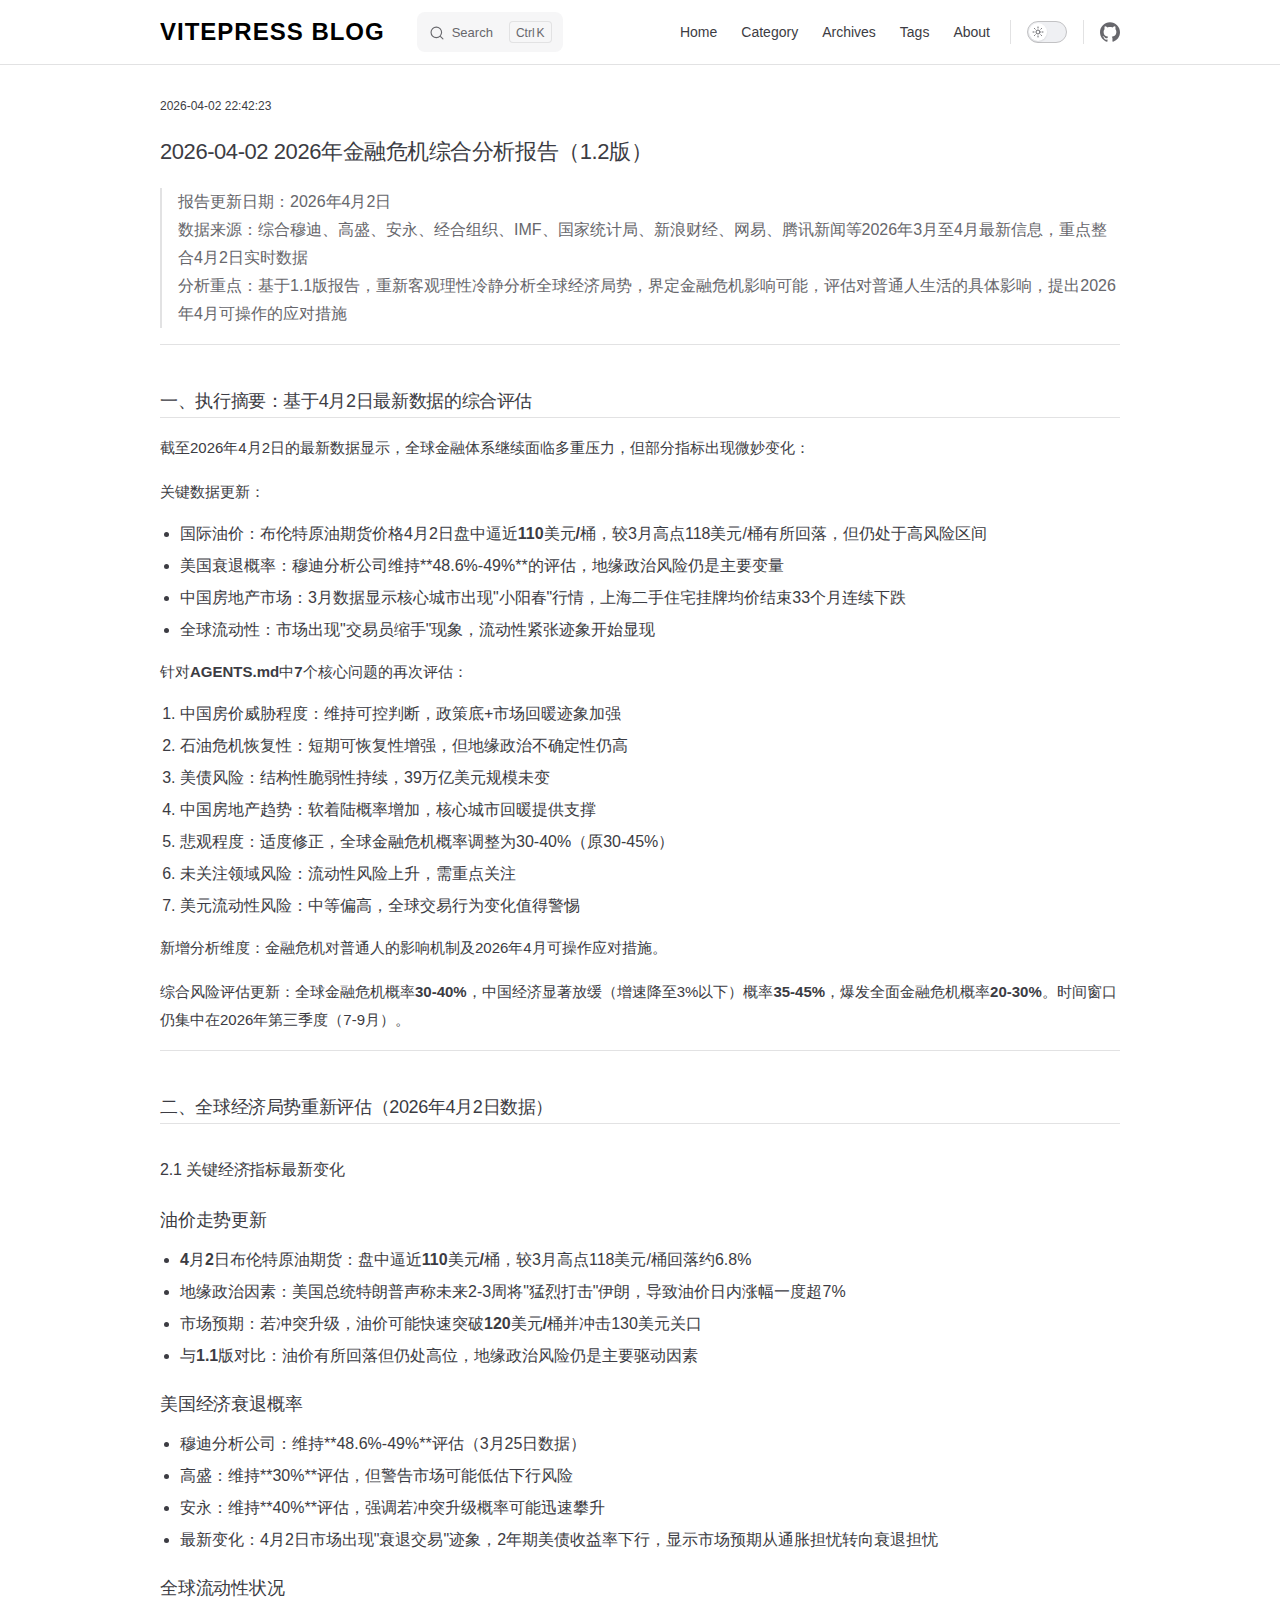
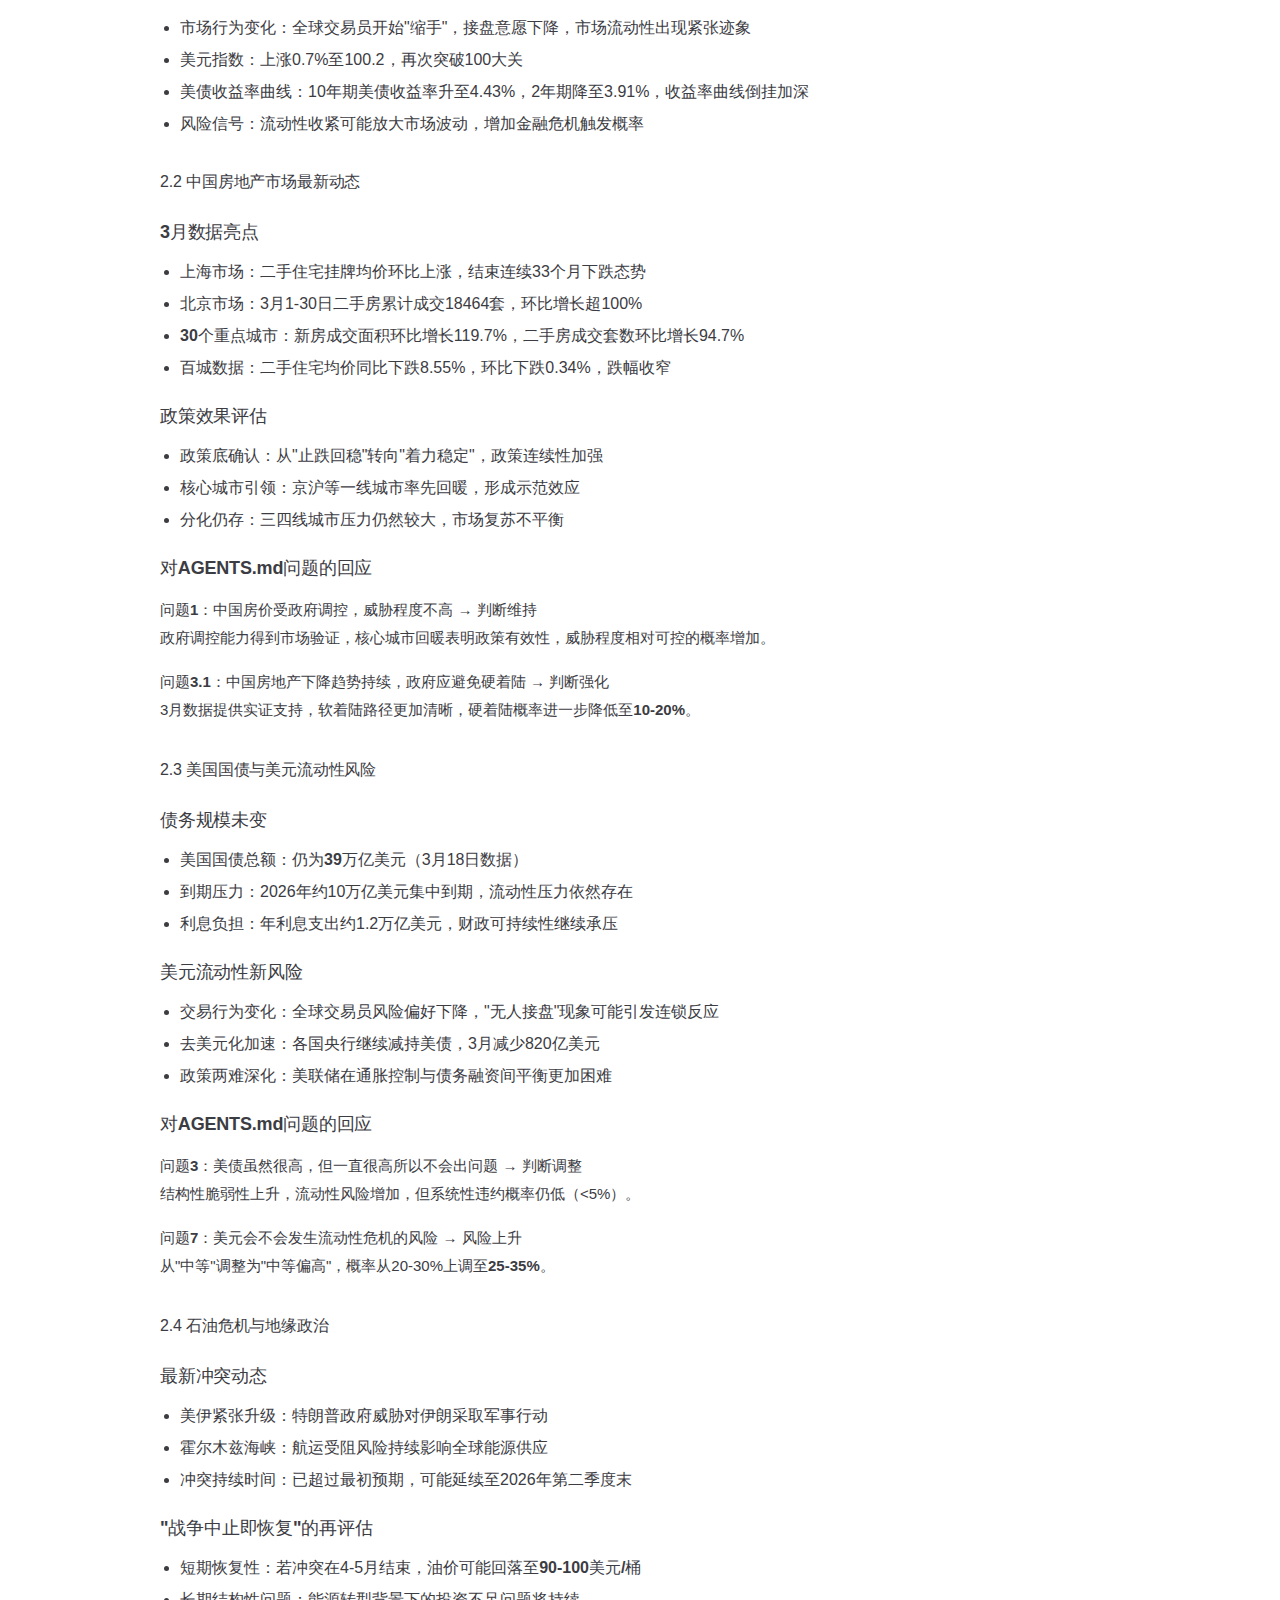
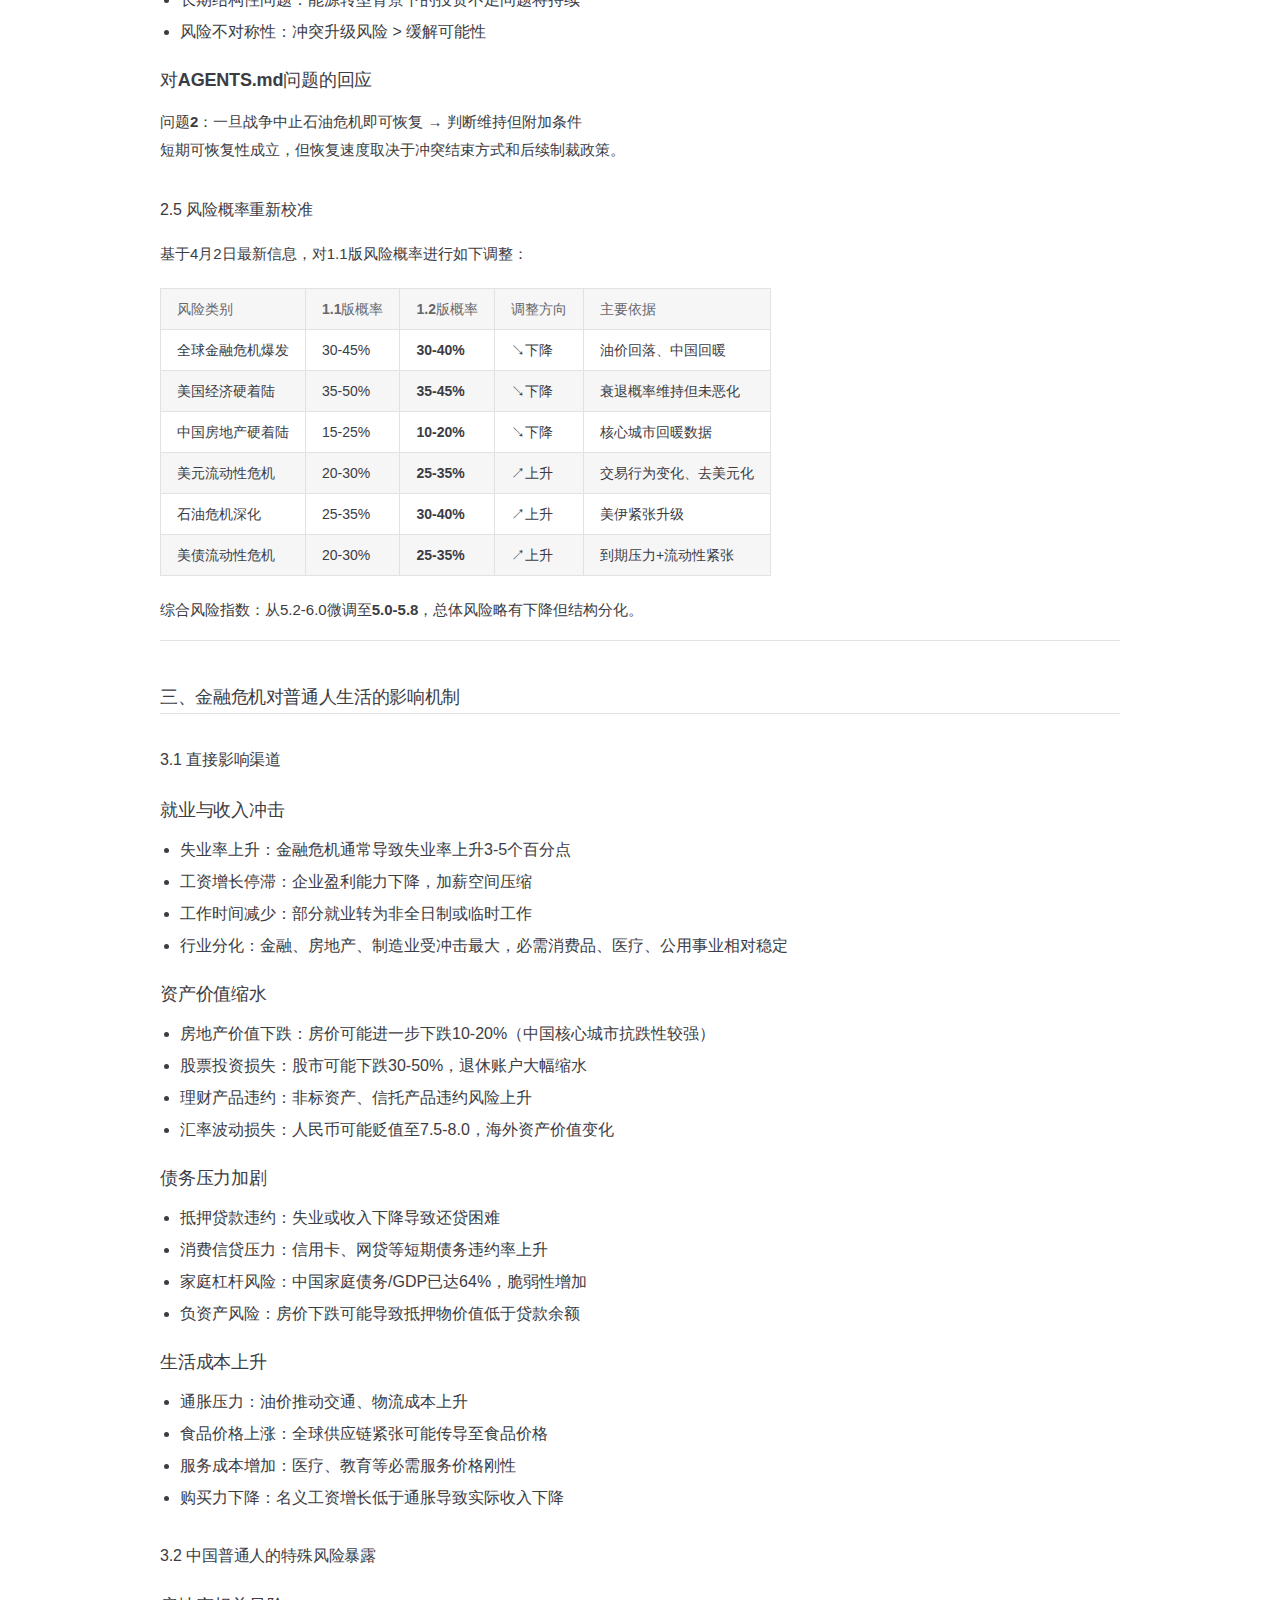
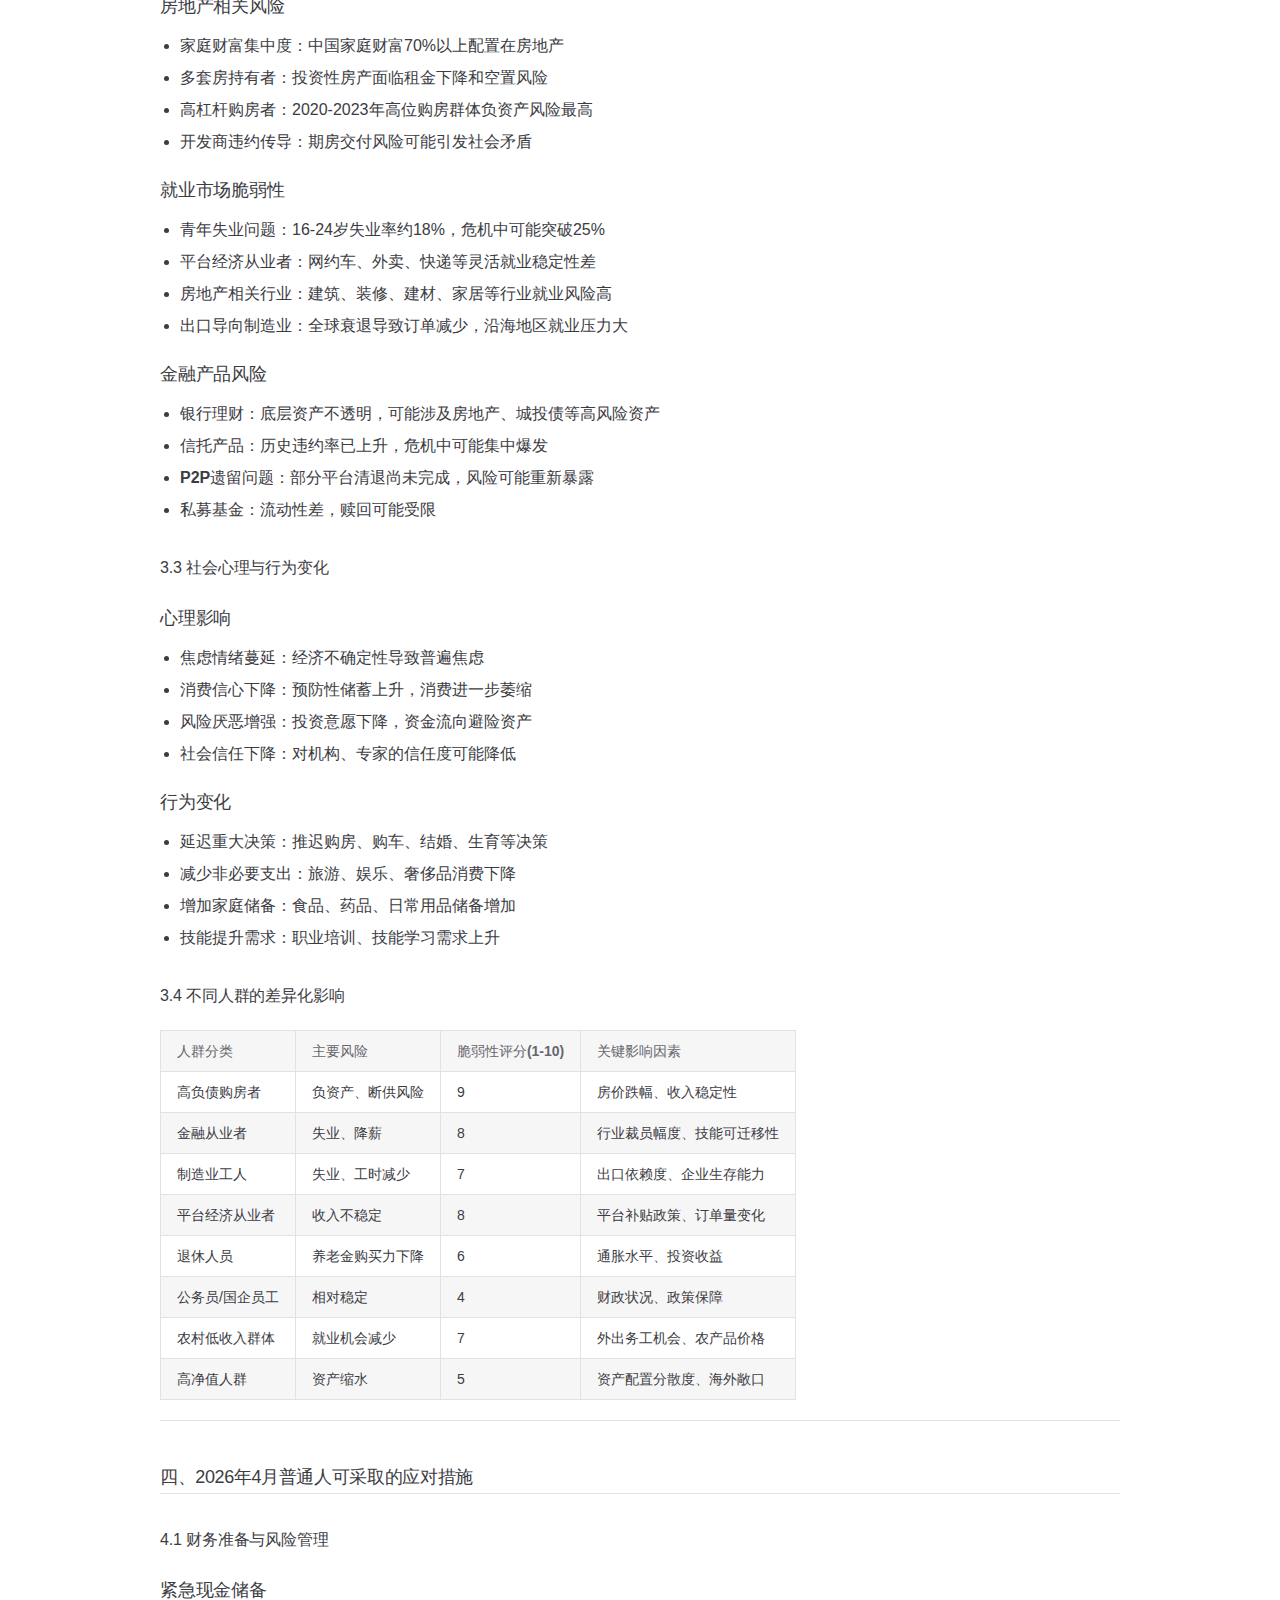
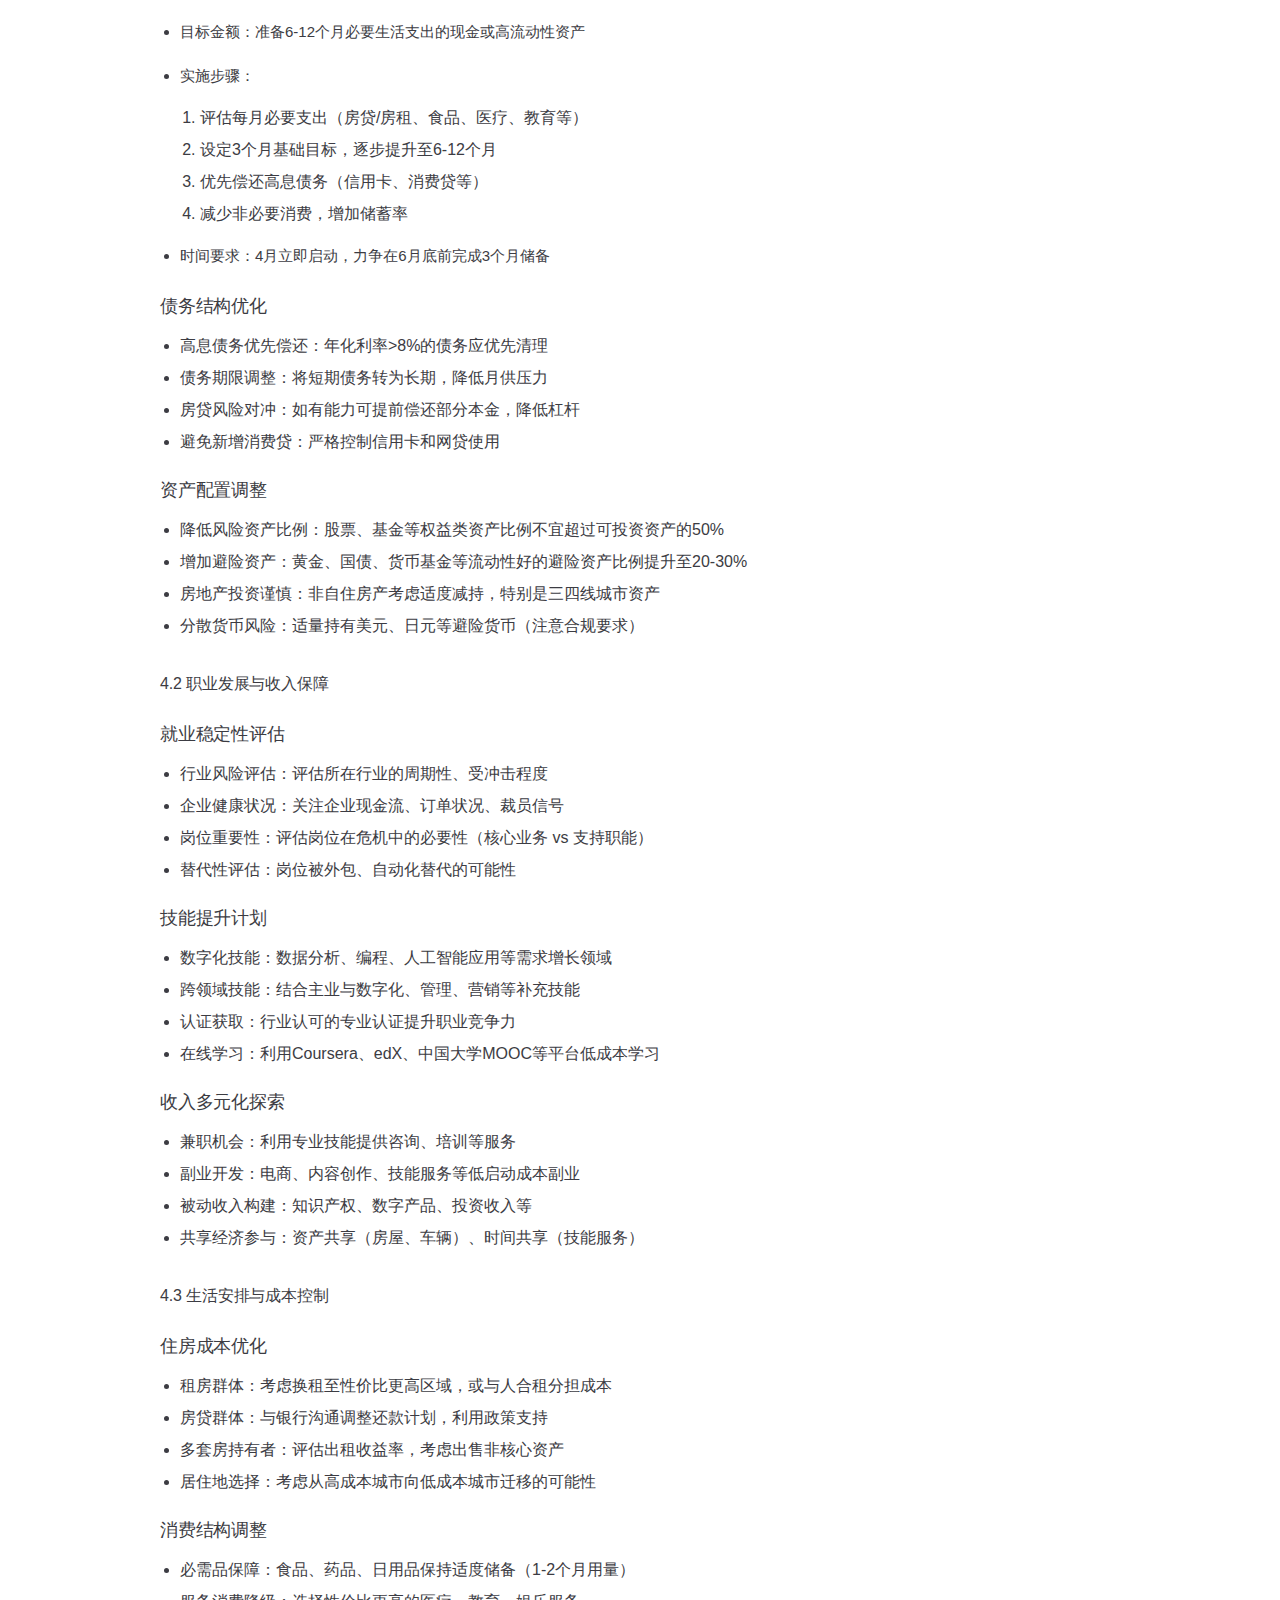
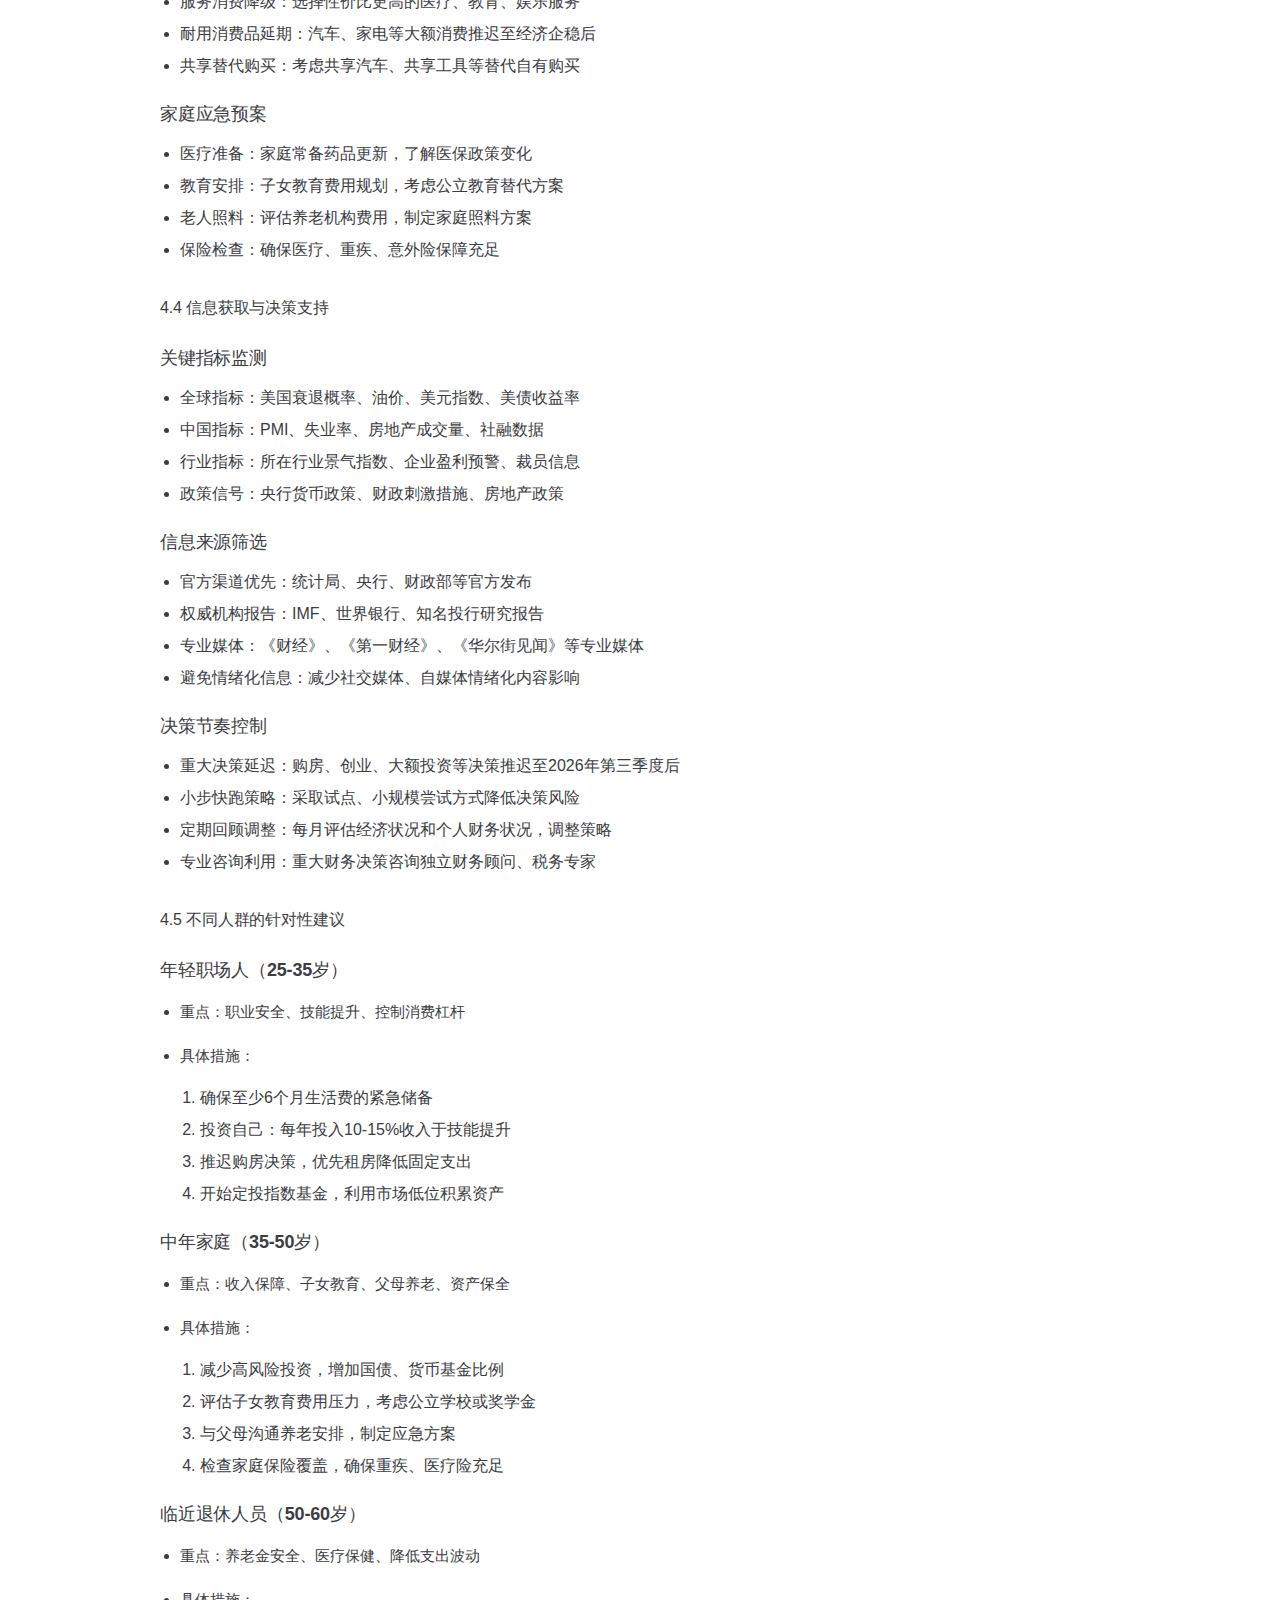
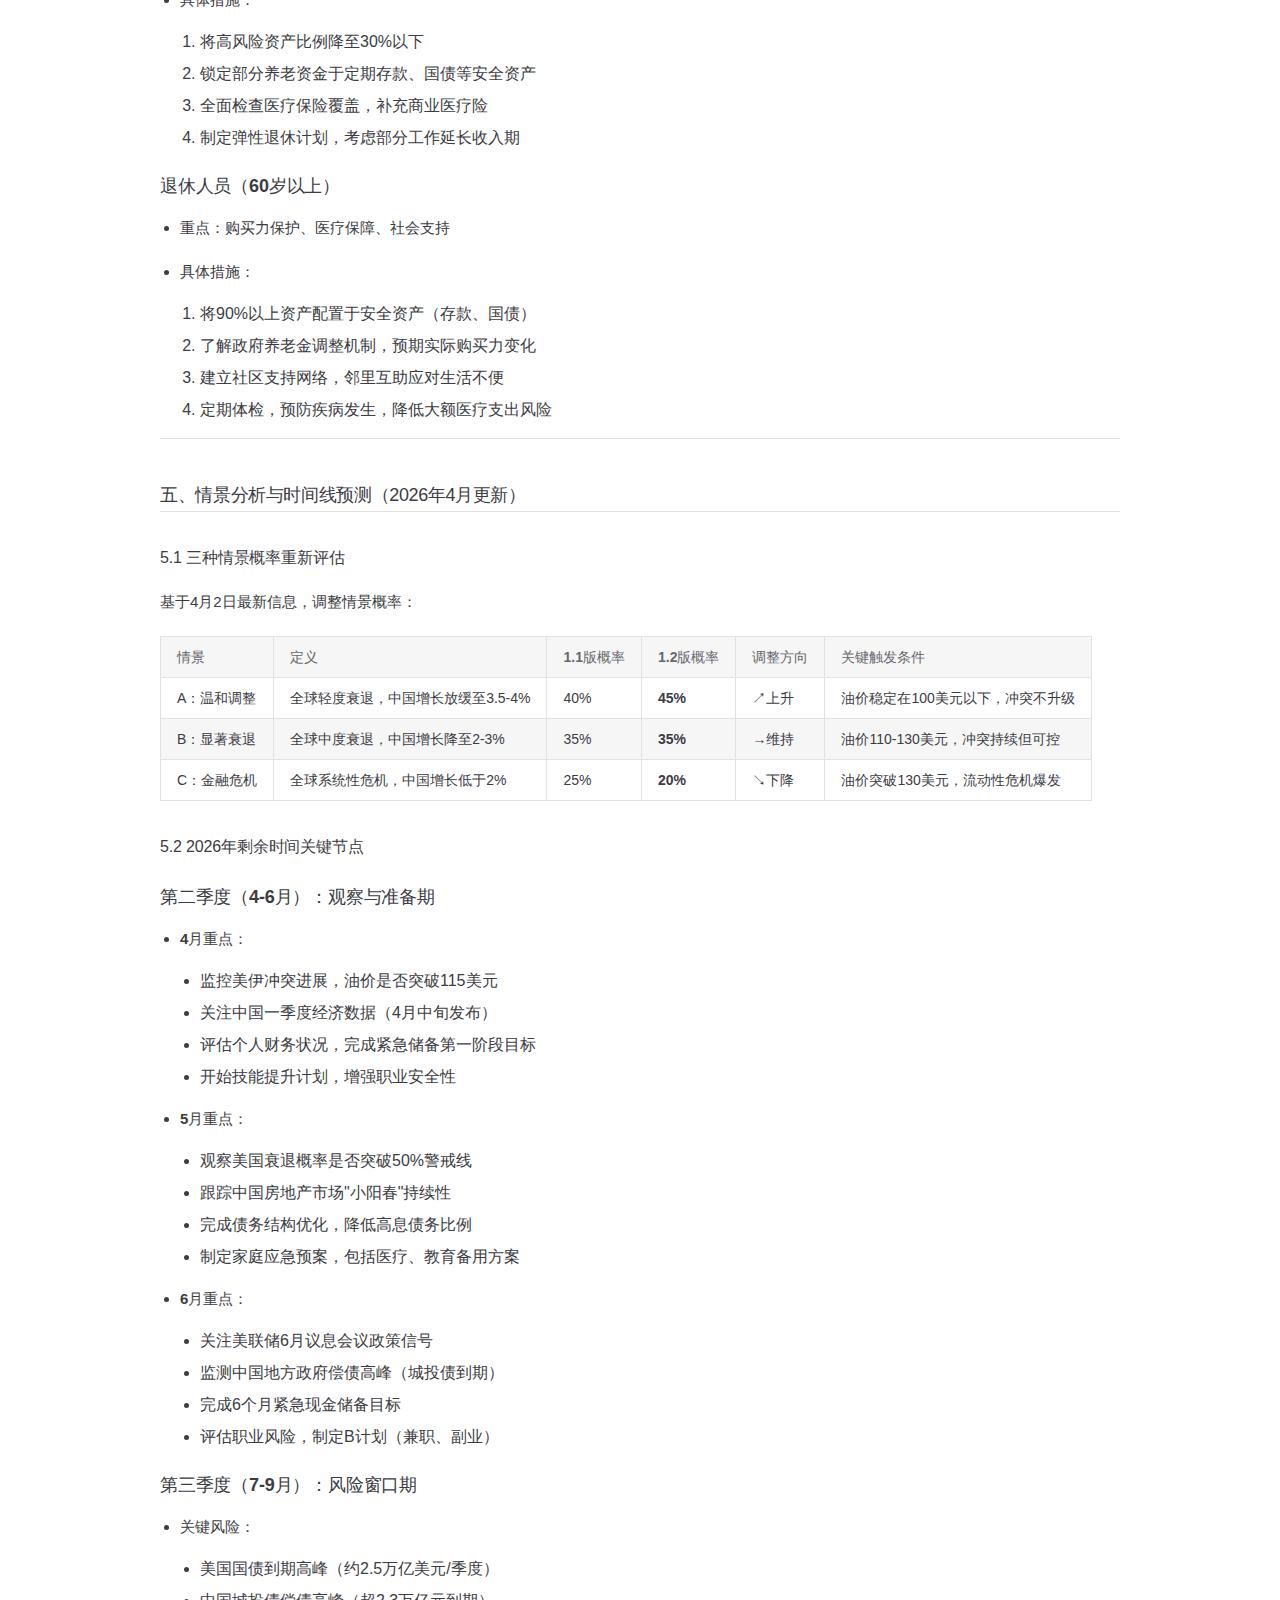
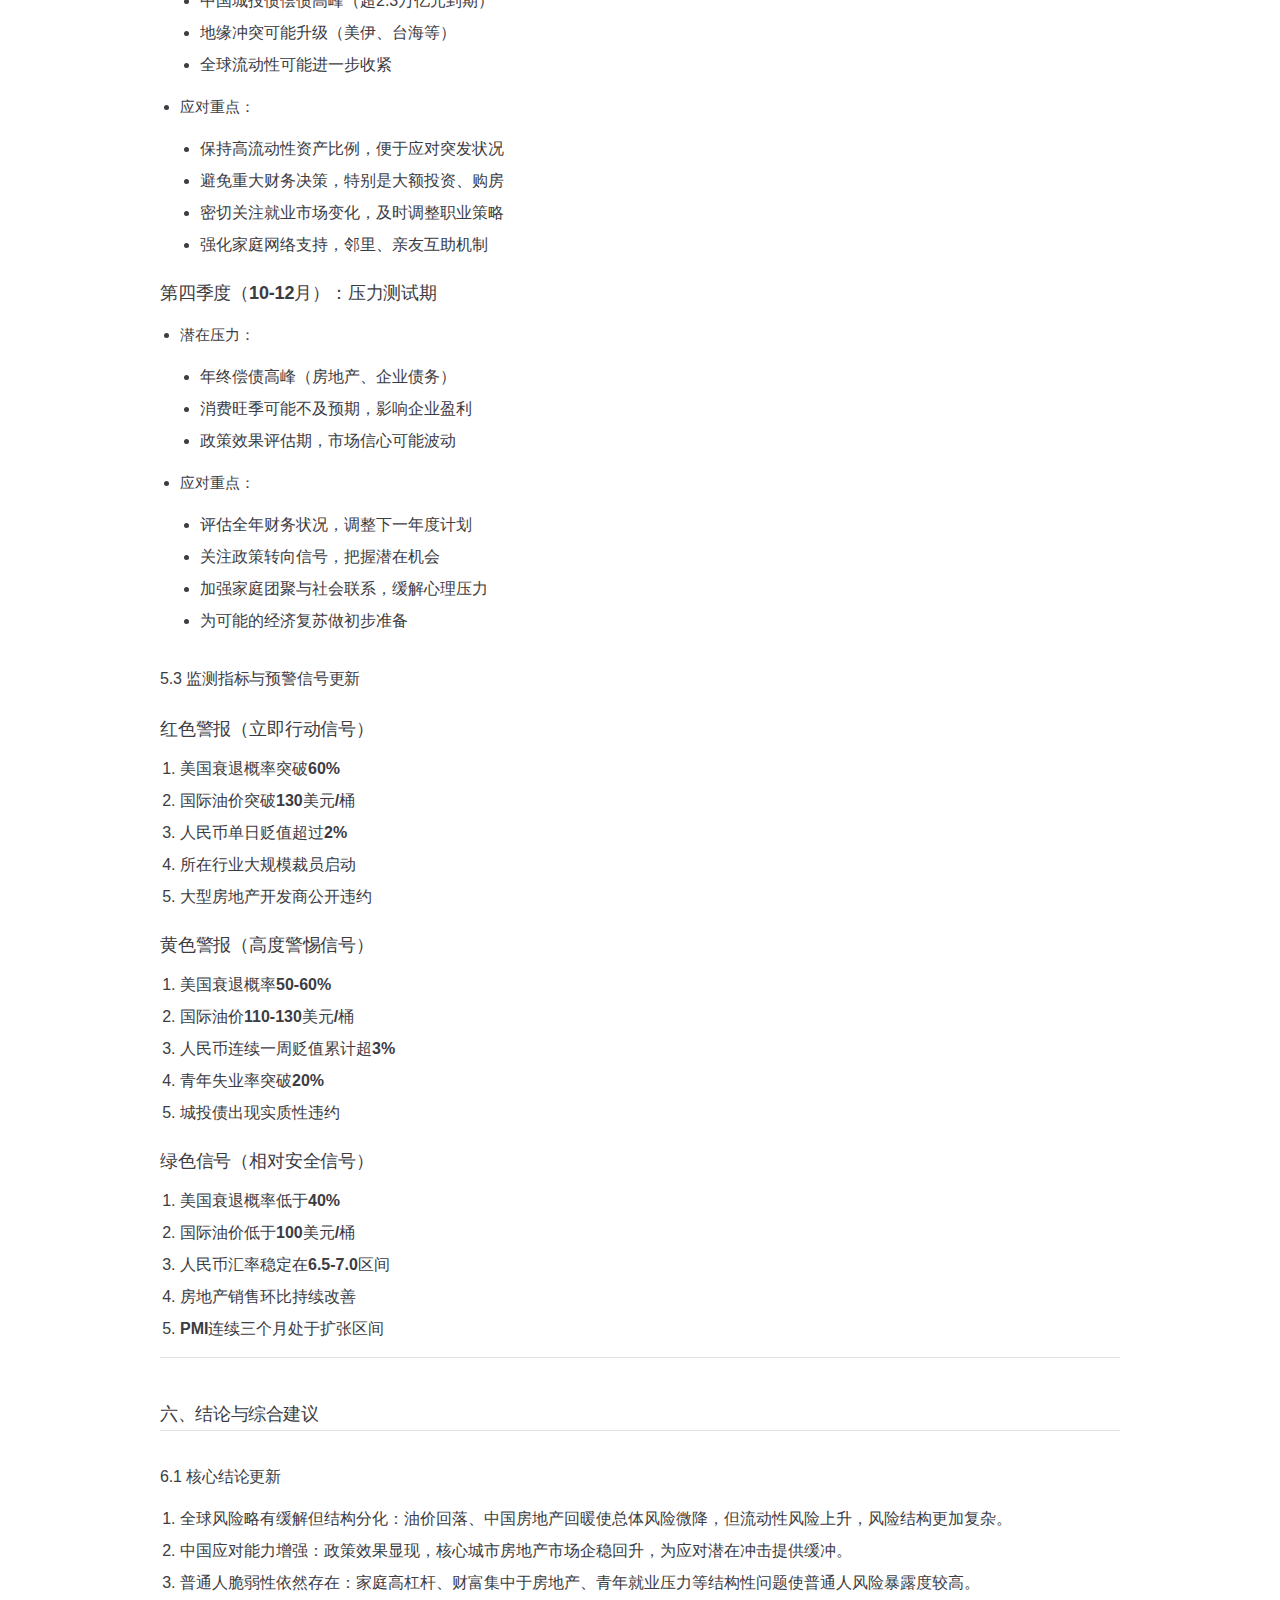
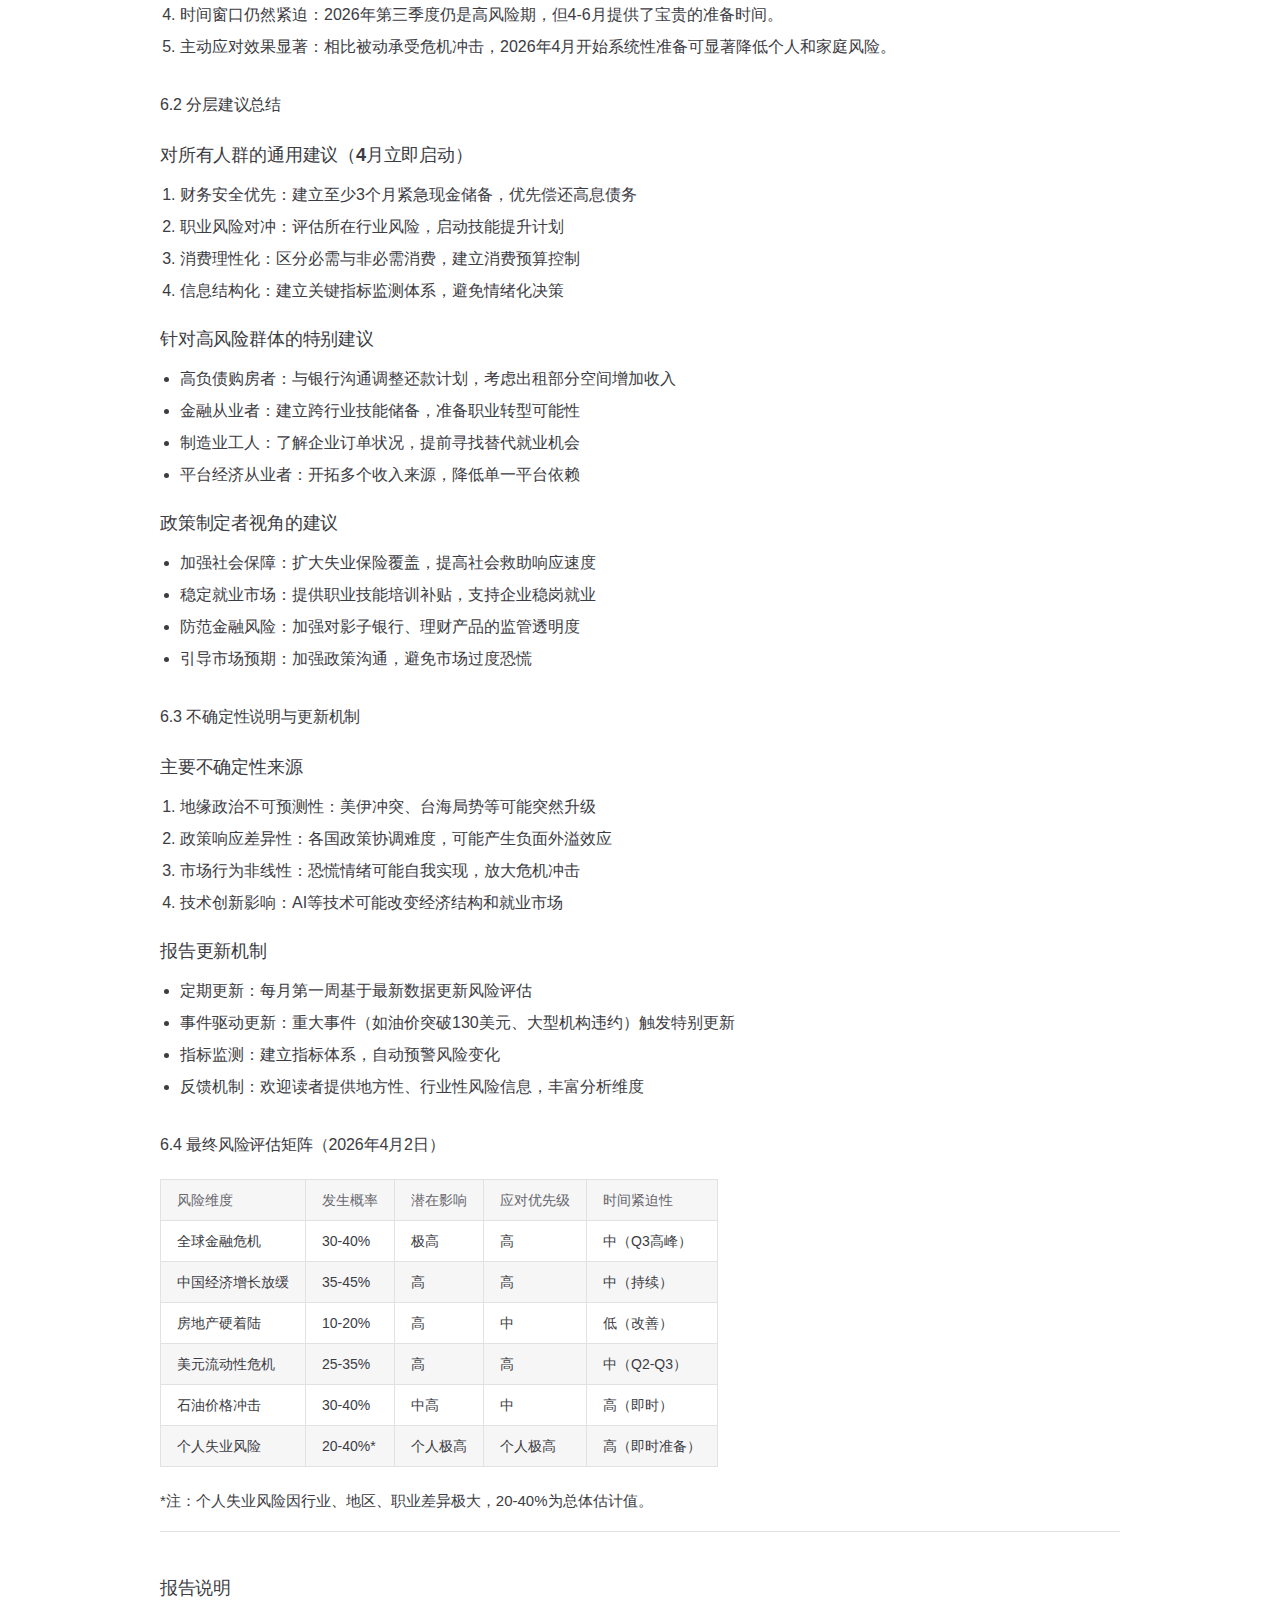
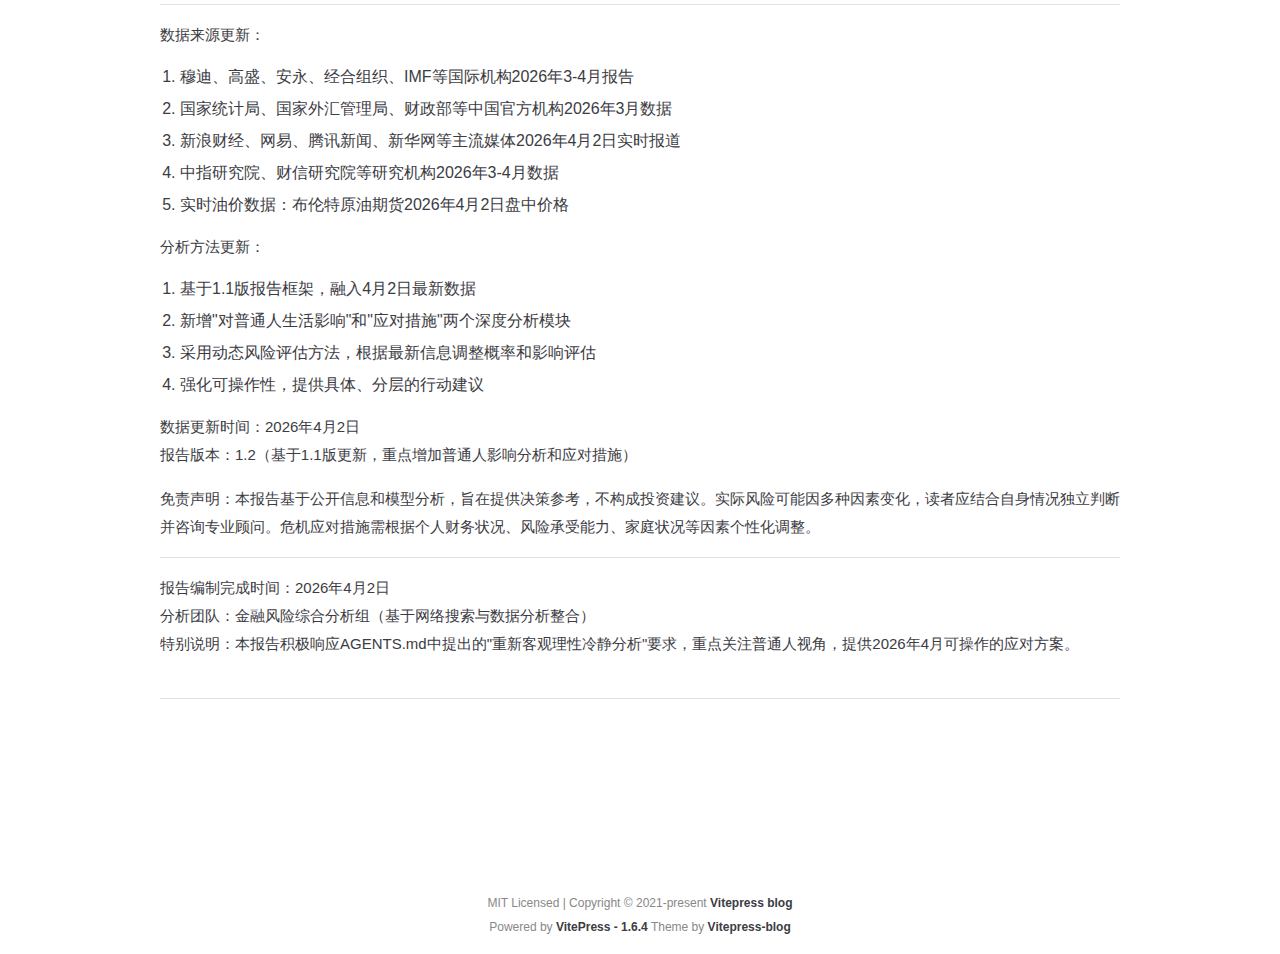
<file: posts/2026/20260402-comprehensive-analysis-report-on-the-financial-crisis-in-2026-version-12-z1el1ch.html>
<!DOCTYPE html>
<html lang="en-US" dir="ltr">
  <head>
    <meta charset="utf-8">
    <meta name="viewport" content="width=device-width,initial-scale=1">
    <title>2026-04-02 2026年金融危机综合分析报告（1.2版） | Vitepress blog</title>
    <meta name="description" content="vitepress,blog,blog-theme">
    <meta name="generator" content="VitePress v1.6.4">
    <link rel="preload stylesheet" href="/assets/style.BRHyqgXF.css" as="style">
    <link rel="preload stylesheet" href="/vp-icons.css" as="style">
    
    <script type="module" src="/assets/app.BvHa0lNI.js"></script>
    <link rel="preload" href="/assets/inter-roman-latin.Di8DUHzh.woff2" as="font" type="font/woff2" crossorigin="">
    <link rel="modulepreload" href="/assets/chunks/theme.Capfy4HK.js">
    <link rel="modulepreload" href="/assets/chunks/framework.BrGMoIXL.js">
    <link rel="modulepreload" href="/assets/posts_2026_20260402-comprehensive-analysis-report-on-the-financial-crisis-in-2026-version-12-z1el1ch.md.B7xcow_U.lean.js">
    <script id="check-dark-mode">(()=>{const e=localStorage.getItem("vitepress-theme-appearance")||"auto",a=window.matchMedia("(prefers-color-scheme: dark)").matches;(!e||e==="auto"?a:e==="dark")&&document.documentElement.classList.add("dark")})();</script>
    <script id="check-mac-os">document.documentElement.classList.toggle("mac",/Mac|iPhone|iPod|iPad/i.test(navigator.platform));</script>
  </head>
  <body>
    <div id="app"><!--[--><div class="Layout" data-v-d8b57b2d><!--[--><!--]--><!--[--><span tabindex="-1" data-v-fcbfc0e0></span><a href="#VPContent" class="VPSkipLink visually-hidden" data-v-fcbfc0e0>Skip to content</a><!--]--><!----><header class="VPNav" data-v-d8b57b2d data-v-7ad780c2><div class="VPNavBar" data-v-7ad780c2 data-v-9fd4d1dd><div class="wrapper" data-v-9fd4d1dd><div class="container" data-v-9fd4d1dd><div class="title" data-v-9fd4d1dd><div class="VPNavBarTitle" data-v-9fd4d1dd data-v-9f43907a><a class="title" href="/" data-v-9f43907a><!--[--><!--]--><!----><span data-v-9f43907a>Vitepress blog</span><!--[--><!--]--></a></div></div><div class="content" data-v-9fd4d1dd><div class="content-body" data-v-9fd4d1dd><!--[--><!--]--><div class="VPNavBarSearch search" data-v-9fd4d1dd><!--[--><!----><div id="local-search"><button type="button" class="DocSearch DocSearch-Button" aria-label="Search"><span class="DocSearch-Button-Container"><span class="vp-icon DocSearch-Search-Icon"></span><span class="DocSearch-Button-Placeholder">Search</span></span><span class="DocSearch-Button-Keys"><kbd class="DocSearch-Button-Key"></kbd><kbd class="DocSearch-Button-Key">K</kbd></span></button></div><!--]--></div><nav aria-labelledby="main-nav-aria-label" class="VPNavBarMenu menu" data-v-9fd4d1dd data-v-afb2845e><span id="main-nav-aria-label" class="visually-hidden" data-v-afb2845e> Main Navigation </span><!--[--><!--[--><a class="VPLink link VPNavBarMenuLink" href="/" tabindex="0" data-v-afb2845e data-v-815115f5><!--[--><span data-v-815115f5>Home</span><!--]--></a><!--]--><!--[--><a class="VPLink link VPNavBarMenuLink" href="/pages/category.html" tabindex="0" data-v-afb2845e data-v-815115f5><!--[--><span data-v-815115f5>Category</span><!--]--></a><!--]--><!--[--><a class="VPLink link VPNavBarMenuLink" href="/pages/archives.html" tabindex="0" data-v-afb2845e data-v-815115f5><!--[--><span data-v-815115f5>Archives</span><!--]--></a><!--]--><!--[--><a class="VPLink link VPNavBarMenuLink" href="/pages/tags.html" tabindex="0" data-v-afb2845e data-v-815115f5><!--[--><span data-v-815115f5>Tags</span><!--]--></a><!--]--><!--[--><a class="VPLink link VPNavBarMenuLink" href="/pages/about.html" tabindex="0" data-v-afb2845e data-v-815115f5><!--[--><span data-v-815115f5>About</span><!--]--></a><!--]--><!--]--></nav><!----><div class="VPNavBarAppearance appearance" data-v-9fd4d1dd data-v-3f90c1a5><button class="VPSwitch VPSwitchAppearance" type="button" role="switch" title aria-checked="false" data-v-3f90c1a5 data-v-be9742d9 data-v-b4ccac88><span class="check" data-v-b4ccac88><span class="icon" data-v-b4ccac88><!--[--><span class="vpi-sun sun" data-v-be9742d9></span><span class="vpi-moon moon" data-v-be9742d9></span><!--]--></span></span></button></div><div class="VPSocialLinks VPNavBarSocialLinks social-links" data-v-9fd4d1dd data-v-ef6192dc data-v-e71e869c><!--[--><a class="VPSocialLink no-icon" href="https://github.com/airene/vitepress-blog-pure" aria-label="github" target="_blank" rel="noopener" data-v-e71e869c data-v-60a9a2d3><span class="vpi-social-github"></span></a><!--]--></div><div class="VPFlyout VPNavBarExtra extra" data-v-9fd4d1dd data-v-f953d92f data-v-bfe7971f><button type="button" class="button" aria-haspopup="true" aria-expanded="false" aria-label="extra navigation" data-v-bfe7971f><span class="vpi-more-horizontal icon" data-v-bfe7971f></span></button><div class="menu" data-v-bfe7971f><div class="VPMenu" data-v-bfe7971f data-v-20ed86d6><!----><!--[--><!--[--><!----><div class="group" data-v-f953d92f><div class="item appearance" data-v-f953d92f><p class="label" data-v-f953d92f>Appearance</p><div class="appearance-action" data-v-f953d92f><button class="VPSwitch VPSwitchAppearance" type="button" role="switch" title aria-checked="false" data-v-f953d92f data-v-be9742d9 data-v-b4ccac88><span class="check" data-v-b4ccac88><span class="icon" data-v-b4ccac88><!--[--><span class="vpi-sun sun" data-v-be9742d9></span><span class="vpi-moon moon" data-v-be9742d9></span><!--]--></span></span></button></div></div></div><div class="group" data-v-f953d92f><div class="item social-links" data-v-f953d92f><div class="VPSocialLinks social-links-list" data-v-f953d92f data-v-e71e869c><!--[--><a class="VPSocialLink no-icon" href="https://github.com/airene/vitepress-blog-pure" aria-label="github" target="_blank" rel="noopener" data-v-e71e869c data-v-60a9a2d3><span class="vpi-social-github"></span></a><!--]--></div></div></div><!--]--><!--]--></div></div></div><!--[--><!--]--><button type="button" class="VPNavBarHamburger hamburger" aria-label="mobile navigation" aria-expanded="false" aria-controls="VPNavScreen" data-v-9fd4d1dd data-v-6bee1efd><span class="container" data-v-6bee1efd><span class="top" data-v-6bee1efd></span><span class="middle" data-v-6bee1efd></span><span class="bottom" data-v-6bee1efd></span></span></button></div></div></div></div><div class="divider" data-v-9fd4d1dd><div class="divider-line" data-v-9fd4d1dd></div></div></div><!----></header><div class="VPLocalNav empty fixed" data-v-d8b57b2d data-v-2488c25a><div class="container" data-v-2488c25a><!----><div class="VPLocalNavOutlineDropdown" style="--vp-vh:0px;" data-v-2488c25a data-v-6b867909><button data-v-6b867909>Return to top</button><!----></div></div></div><!----><div class="VPContent" id="VPContent" data-v-d8b57b2d data-v-9a6c75ad><div class="VPDoc has-aside" data-v-9a6c75ad data-v-e6f2a212><!--[--><!--]--><div class="container" data-v-e6f2a212><div class="aside" data-v-e6f2a212><div class="aside-curtain" data-v-e6f2a212></div><div class="aside-container" data-v-e6f2a212><div class="aside-content" data-v-e6f2a212><div class="VPDocAside" data-v-e6f2a212 data-v-cb998dce><!--[--><!--]--><!--[--><!--]--><nav aria-labelledby="doc-outline-aria-label" class="VPDocAsideOutline" data-v-cb998dce data-v-f610f197><div class="content" data-v-f610f197><div class="outline-marker" data-v-f610f197></div><div aria-level="2" class="outline-title" id="doc-outline-aria-label" role="heading" data-v-f610f197>文章摘要</div><ul class="VPDocOutlineItem root" data-v-f610f197 data-v-53c99d69><!--[--><!--]--></ul></div></nav><!--[--><!--]--><div class="spacer" data-v-cb998dce></div><!--[--><!--]--><!----><!--[--><!--]--><!--[--><!--]--></div></div></div></div><div class="content" data-v-e6f2a212><div class="content-container" data-v-e6f2a212><!--[--><!--[--><!--[--><div style="padding-top:20px;" class="post-info">2026-04-02 22:42:23    <!--[--><!--]--></div><!--]--><!--]--><!--]--><main class="main" data-v-e6f2a212><div style="position:relative;" class="vp-doc _posts_2026_20260402-comprehensive-analysis-report-on-the-financial-crisis-in-2026-version-12-z1el1ch" data-v-e6f2a212><div><h1 id="_2026-04-02-2026年金融危机综合分析报告-1-2版" tabindex="-1">2026-04-02 2026年金融危机综合分析报告（1.2版） <a class="header-anchor" href="#_2026-04-02-2026年金融危机综合分析报告-1-2版" aria-label="Permalink to &quot;2026-04-02 2026年金融危机综合分析报告（1.2版）&quot;">​</a></h1><blockquote><p>报告更新日期：2026年4月2日<br> 数据来源：综合穆迪、高盛、安永、经合组织、IMF、国家统计局、新浪财经、网易、腾讯新闻等2026年3月至4月最新信息，重点整合4月2日实时数据<br> 分析重点：基于1.1版报告，重新客观理性冷静分析全球经济局势，界定金融危机影响可能，评估对普通人生活的具体影响，提出2026年4月可操作的应对措施</p></blockquote><hr><h2 id="一、执行摘要-基于4月2日最新数据的综合评估" tabindex="-1">一、执行摘要：基于4月2日最新数据的综合评估 <a class="header-anchor" href="#一、执行摘要-基于4月2日最新数据的综合评估" aria-label="Permalink to &quot;一、执行摘要：基于4月2日最新数据的综合评估&quot;">​</a></h2><p>截至2026年4月2日的最新数据显示，全球金融体系继续面临多重压力，但部分指标出现微妙变化：</p><p><strong>关键数据更新</strong>：</p><ul><li><strong>国际油价</strong>：布伦特原油期货价格4月2日盘中逼近<strong>110美元/桶</strong>，较3月高点118美元/桶有所回落，但仍处于高风险区间</li><li><strong>美国衰退概率</strong>：穆迪分析公司维持**48.6%-49%**的评估，地缘政治风险仍是主要变量</li><li><strong>中国房地产市场</strong>：3月数据显示核心城市出现&quot;小阳春&quot;行情，上海二手住宅挂牌均价结束33个月连续下跌</li><li><strong>全球流动性</strong>：市场出现&quot;交易员缩手&quot;现象，流动性紧张迹象开始显现</li></ul><p><strong>针对AGENTS.md中7个核心问题的再次评估</strong>：</p><ol><li>中国房价威胁程度：<strong>维持可控判断</strong>，政策底+市场回暖迹象加强</li><li>石油危机恢复性：<strong>短期可恢复性增强</strong>，但地缘政治不确定性仍高</li><li>美债风险：<strong>结构性脆弱性持续</strong>，39万亿美元规模未变</li><li>中国房地产趋势：<strong>软着陆概率增加</strong>，核心城市回暖提供支撑</li><li>悲观程度：<strong>适度修正</strong>，全球金融危机概率调整为30-40%（原30-45%）</li><li>未关注领域风险：<strong>流动性风险上升</strong>，需重点关注</li><li>美元流动性风险：<strong>中等偏高</strong>，全球交易行为变化值得警惕</li></ol><p><strong>新增分析维度</strong>：金融危机对普通人的影响机制及2026年4月可操作应对措施。</p><p><strong>综合风险评估更新</strong>：全球金融危机概率<strong>30-40%</strong>，中国经济显著放缓（增速降至3%以下）概率<strong>35-45%</strong>，爆发全面金融危机概率<strong>20-30%</strong>。时间窗口仍集中在2026年第三季度（7-9月）。</p><hr><h2 id="二、全球经济局势重新评估-2026年4月2日数据" tabindex="-1">二、全球经济局势重新评估（2026年4月2日数据） <a class="header-anchor" href="#二、全球经济局势重新评估-2026年4月2日数据" aria-label="Permalink to &quot;二、全球经济局势重新评估（2026年4月2日数据）&quot;">​</a></h2><h3 id="_2-1-关键经济指标最新变化" tabindex="-1">2.1 关键经济指标最新变化 <a class="header-anchor" href="#_2-1-关键经济指标最新变化" aria-label="Permalink to &quot;2.1 关键经济指标最新变化&quot;">​</a></h3><h4 id="油价走势更新" tabindex="-1">油价走势更新 <a class="header-anchor" href="#油价走势更新" aria-label="Permalink to &quot;油价走势更新&quot;">​</a></h4><ul><li><strong>4月2日布伦特原油期货</strong>：盘中逼近<strong>110美元/桶</strong>，较3月高点118美元/桶回落约6.8%</li><li><strong>地缘政治因素</strong>：美国总统特朗普声称未来2-3周将&quot;猛烈打击&quot;伊朗，导致油价日内涨幅一度超7%</li><li><strong>市场预期</strong>：若冲突升级，油价可能快速突破<strong>120美元/桶</strong>并冲击130美元关口</li><li><strong>与1.1版对比</strong>：油价有所回落但仍处高位，地缘政治风险仍是主要驱动因素</li></ul><h4 id="美国经济衰退概率" tabindex="-1">美国经济衰退概率 <a class="header-anchor" href="#美国经济衰退概率" aria-label="Permalink to &quot;美国经济衰退概率&quot;">​</a></h4><ul><li><strong>穆迪分析公司</strong>：维持**48.6%-49%**评估（3月25日数据）</li><li><strong>高盛</strong>：维持**30%**评估，但警告市场可能低估下行风险</li><li><strong>安永</strong>：维持**40%**评估，强调若冲突升级概率可能迅速攀升</li><li><strong>最新变化</strong>：4月2日市场出现&quot;衰退交易&quot;迹象，2年期美债收益率下行，显示市场预期从通胀担忧转向衰退担忧</li></ul><h4 id="全球流动性状况" tabindex="-1">全球流动性状况 <a class="header-anchor" href="#全球流动性状况" aria-label="Permalink to &quot;全球流动性状况&quot;">​</a></h4><ul><li><strong>市场行为变化</strong>：全球交易员开始&quot;缩手&quot;，接盘意愿下降，市场流动性出现紧张迹象</li><li><strong>美元指数</strong>：上涨0.7%至100.2，再次突破100大关</li><li><strong>美债收益率曲线</strong>：10年期美债收益率升至4.43%，2年期降至3.91%，收益率曲线倒挂加深</li><li><strong>风险信号</strong>：流动性收紧可能放大市场波动，增加金融危机触发概率</li></ul><h3 id="_2-2-中国房地产市场最新动态" tabindex="-1">2.2 中国房地产市场最新动态 <a class="header-anchor" href="#_2-2-中国房地产市场最新动态" aria-label="Permalink to &quot;2.2 中国房地产市场最新动态&quot;">​</a></h3><h4 id="_3月数据亮点" tabindex="-1">3月数据亮点 <a class="header-anchor" href="#_3月数据亮点" aria-label="Permalink to &quot;3月数据亮点&quot;">​</a></h4><ul><li><strong>上海市场</strong>：二手住宅挂牌均价环比上涨，结束连续33个月下跌态势</li><li><strong>北京市场</strong>：3月1-30日二手房累计成交18464套，环比增长超100%</li><li><strong>30个重点城市</strong>：新房成交面积环比增长119.7%，二手房成交套数环比增长94.7%</li><li><strong>百城数据</strong>：二手住宅均价同比下跌8.55%，环比下跌0.34%，跌幅收窄</li></ul><h4 id="政策效果评估" tabindex="-1">政策效果评估 <a class="header-anchor" href="#政策效果评估" aria-label="Permalink to &quot;政策效果评估&quot;">​</a></h4><ul><li><strong>政策底确认</strong>：从&quot;止跌回稳&quot;转向&quot;着力稳定&quot;，政策连续性加强</li><li><strong>核心城市引领</strong>：京沪等一线城市率先回暖，形成示范效应</li><li><strong>分化仍存</strong>：三四线城市压力仍然较大，市场复苏不平衡</li></ul><h4 id="对agents-md问题的回应" tabindex="-1">对AGENTS.md问题的回应 <a class="header-anchor" href="#对agents-md问题的回应" aria-label="Permalink to &quot;对AGENTS.md问题的回应&quot;">​</a></h4><p><strong>问题1：中国房价受政府调控，威胁程度不高</strong> → <strong>判断维持</strong><br> 政府调控能力得到市场验证，核心城市回暖表明政策有效性，威胁程度相对可控的概率增加。</p><p><strong>问题3.1：中国房地产下降趋势持续，政府应避免硬着陆</strong> → <strong>判断强化</strong><br> 3月数据提供实证支持，软着陆路径更加清晰，硬着陆概率进一步降低至<strong>10-20%</strong>。</p><h3 id="_2-3-美国国债与美元流动性风险" tabindex="-1">2.3 美国国债与美元流动性风险 <a class="header-anchor" href="#_2-3-美国国债与美元流动性风险" aria-label="Permalink to &quot;2.3 美国国债与美元流动性风险&quot;">​</a></h3><h4 id="债务规模未变" tabindex="-1">债务规模未变 <a class="header-anchor" href="#债务规模未变" aria-label="Permalink to &quot;债务规模未变&quot;">​</a></h4><ul><li><strong>美国国债总额</strong>：仍为<strong>39万亿美元</strong>（3月18日数据）</li><li><strong>到期压力</strong>：2026年约10万亿美元集中到期，流动性压力依然存在</li><li><strong>利息负担</strong>：年利息支出约1.2万亿美元，财政可持续性继续承压</li></ul><h4 id="美元流动性新风险" tabindex="-1">美元流动性新风险 <a class="header-anchor" href="#美元流动性新风险" aria-label="Permalink to &quot;美元流动性新风险&quot;">​</a></h4><ul><li><strong>交易行为变化</strong>：全球交易员风险偏好下降，&quot;无人接盘&quot;现象可能引发连锁反应</li><li><strong>去美元化加速</strong>：各国央行继续减持美债，3月减少820亿美元</li><li><strong>政策两难深化</strong>：美联储在通胀控制与债务融资间平衡更加困难</li></ul><h4 id="对agents-md问题的回应-1" tabindex="-1">对AGENTS.md问题的回应 <a class="header-anchor" href="#对agents-md问题的回应-1" aria-label="Permalink to &quot;对AGENTS.md问题的回应&quot;">​</a></h4><p><strong>问题3：美债虽然很高，但一直很高所以不会出问题</strong> → <strong>判断调整</strong><br> 结构性脆弱性上升，流动性风险增加，但系统性违约概率仍低（&lt;5%）。</p><p><strong>问题7：美元会不会发生流动性危机的风险</strong> → <strong>风险上升</strong><br> 从&quot;中等&quot;调整为&quot;中等偏高&quot;，概率从20-30%上调至<strong>25-35%</strong>。</p><h3 id="_2-4-石油危机与地缘政治" tabindex="-1">2.4 石油危机与地缘政治 <a class="header-anchor" href="#_2-4-石油危机与地缘政治" aria-label="Permalink to &quot;2.4 石油危机与地缘政治&quot;">​</a></h3><h4 id="最新冲突动态" tabindex="-1">最新冲突动态 <a class="header-anchor" href="#最新冲突动态" aria-label="Permalink to &quot;最新冲突动态&quot;">​</a></h4><ul><li><strong>美伊紧张升级</strong>：特朗普政府威胁对伊朗采取军事行动</li><li><strong>霍尔木兹海峡</strong>：航运受阻风险持续影响全球能源供应</li><li><strong>冲突持续时间</strong>：已超过最初预期，可能延续至2026年第二季度末</li></ul><h4 id="战争中止即恢复-的再评估" tabindex="-1">&quot;战争中止即恢复&quot;的再评估 <a class="header-anchor" href="#战争中止即恢复-的再评估" aria-label="Permalink to &quot;&quot;战争中止即恢复&quot;的再评估&quot;">​</a></h4><ul><li><strong>短期恢复性</strong>：若冲突在4-5月结束，油价可能回落至<strong>90-100美元/桶</strong></li><li><strong>长期结构性问题</strong>：能源转型背景下的投资不足问题将持续</li><li><strong>风险不对称性</strong>：冲突升级风险 &gt; 缓解可能性</li></ul><h4 id="对agents-md问题的回应-2" tabindex="-1">对AGENTS.md问题的回应 <a class="header-anchor" href="#对agents-md问题的回应-2" aria-label="Permalink to &quot;对AGENTS.md问题的回应&quot;">​</a></h4><p><strong>问题2：一旦战争中止石油危机即可恢复</strong> → <strong>判断维持但附加条件</strong><br> 短期可恢复性成立，但恢复速度取决于冲突结束方式和后续制裁政策。</p><h3 id="_2-5-风险概率重新校准" tabindex="-1">2.5 风险概率重新校准 <a class="header-anchor" href="#_2-5-风险概率重新校准" aria-label="Permalink to &quot;2.5 风险概率重新校准&quot;">​</a></h3><p>基于4月2日最新信息，对1.1版风险概率进行如下调整：</p><table tabindex="0"><thead><tr><th>风险类别</th><th>1.1版概率</th><th>1.2版概率</th><th>调整方向</th><th>主要依据</th></tr></thead><tbody><tr><td>全球金融危机爆发</td><td>30-45%</td><td><strong>30-40%</strong></td><td>↘下降</td><td>油价回落、中国回暖</td></tr><tr><td>美国经济硬着陆</td><td>35-50%</td><td><strong>35-45%</strong></td><td>↘下降</td><td>衰退概率维持但未恶化</td></tr><tr><td>中国房地产硬着陆</td><td>15-25%</td><td><strong>10-20%</strong></td><td>↘下降</td><td>核心城市回暖数据</td></tr><tr><td>美元流动性危机</td><td>20-30%</td><td><strong>25-35%</strong></td><td>↗上升</td><td>交易行为变化、去美元化</td></tr><tr><td>石油危机深化</td><td>25-35%</td><td><strong>30-40%</strong></td><td>↗上升</td><td>美伊紧张升级</td></tr><tr><td>美债流动性危机</td><td>20-30%</td><td><strong>25-35%</strong></td><td>↗上升</td><td>到期压力+流动性紧张</td></tr></tbody></table><p><strong>综合风险指数</strong>：从5.2-6.0微调至<strong>5.0-5.8</strong>，总体风险略有下降但结构分化。</p><hr><h2 id="三、金融危机对普通人生活的影响机制" tabindex="-1">三、金融危机对普通人生活的影响机制 <a class="header-anchor" href="#三、金融危机对普通人生活的影响机制" aria-label="Permalink to &quot;三、金融危机对普通人生活的影响机制&quot;">​</a></h2><h3 id="_3-1-直接影响渠道" tabindex="-1">3.1 直接影响渠道 <a class="header-anchor" href="#_3-1-直接影响渠道" aria-label="Permalink to &quot;3.1 直接影响渠道&quot;">​</a></h3><h4 id="就业与收入冲击" tabindex="-1">就业与收入冲击 <a class="header-anchor" href="#就业与收入冲击" aria-label="Permalink to &quot;就业与收入冲击&quot;">​</a></h4><ul><li><strong>失业率上升</strong>：金融危机通常导致失业率上升3-5个百分点</li><li><strong>工资增长停滞</strong>：企业盈利能力下降，加薪空间压缩</li><li><strong>工作时间减少</strong>：部分就业转为非全日制或临时工作</li><li><strong>行业分化</strong>：金融、房地产、制造业受冲击最大，必需消费品、医疗、公用事业相对稳定</li></ul><h4 id="资产价值缩水" tabindex="-1">资产价值缩水 <a class="header-anchor" href="#资产价值缩水" aria-label="Permalink to &quot;资产价值缩水&quot;">​</a></h4><ul><li><strong>房地产价值下跌</strong>：房价可能进一步下跌10-20%（中国核心城市抗跌性较强）</li><li><strong>股票投资损失</strong>：股市可能下跌30-50%，退休账户大幅缩水</li><li><strong>理财产品违约</strong>：非标资产、信托产品违约风险上升</li><li><strong>汇率波动损失</strong>：人民币可能贬值至7.5-8.0，海外资产价值变化</li></ul><h4 id="债务压力加剧" tabindex="-1">债务压力加剧 <a class="header-anchor" href="#债务压力加剧" aria-label="Permalink to &quot;债务压力加剧&quot;">​</a></h4><ul><li><strong>抵押贷款违约</strong>：失业或收入下降导致还贷困难</li><li><strong>消费信贷压力</strong>：信用卡、网贷等短期债务违约率上升</li><li><strong>家庭杠杆风险</strong>：中国家庭债务/GDP已达64%，脆弱性增加</li><li><strong>负资产风险</strong>：房价下跌可能导致抵押物价值低于贷款余额</li></ul><h4 id="生活成本上升" tabindex="-1">生活成本上升 <a class="header-anchor" href="#生活成本上升" aria-label="Permalink to &quot;生活成本上升&quot;">​</a></h4><ul><li><strong>通胀压力</strong>：油价推动交通、物流成本上升</li><li><strong>食品价格上涨</strong>：全球供应链紧张可能传导至食品价格</li><li><strong>服务成本增加</strong>：医疗、教育等必需服务价格刚性</li><li><strong>购买力下降</strong>：名义工资增长低于通胀导致实际收入下降</li></ul><h3 id="_3-2-中国普通人的特殊风险暴露" tabindex="-1">3.2 中国普通人的特殊风险暴露 <a class="header-anchor" href="#_3-2-中国普通人的特殊风险暴露" aria-label="Permalink to &quot;3.2 中国普通人的特殊风险暴露&quot;">​</a></h3><h4 id="房地产相关风险" tabindex="-1">房地产相关风险 <a class="header-anchor" href="#房地产相关风险" aria-label="Permalink to &quot;房地产相关风险&quot;">​</a></h4><ul><li><strong>家庭财富集中度</strong>：中国家庭财富70%以上配置在房地产</li><li><strong>多套房持有者</strong>：投资性房产面临租金下降和空置风险</li><li><strong>高杠杆购房者</strong>：2020-2023年高位购房群体负资产风险最高</li><li><strong>开发商违约传导</strong>：期房交付风险可能引发社会矛盾</li></ul><h4 id="就业市场脆弱性" tabindex="-1">就业市场脆弱性 <a class="header-anchor" href="#就业市场脆弱性" aria-label="Permalink to &quot;就业市场脆弱性&quot;">​</a></h4><ul><li><strong>青年失业问题</strong>：16-24岁失业率约18%，危机中可能突破25%</li><li><strong>平台经济从业者</strong>：网约车、外卖、快递等灵活就业稳定性差</li><li><strong>房地产相关行业</strong>：建筑、装修、建材、家居等行业就业风险高</li><li><strong>出口导向制造业</strong>：全球衰退导致订单减少，沿海地区就业压力大</li></ul><h4 id="金融产品风险" tabindex="-1">金融产品风险 <a class="header-anchor" href="#金融产品风险" aria-label="Permalink to &quot;金融产品风险&quot;">​</a></h4><ul><li><strong>银行理财</strong>：底层资产不透明，可能涉及房地产、城投债等高风险资产</li><li><strong>信托产品</strong>：历史违约率已上升，危机中可能集中爆发</li><li><strong>P2P遗留问题</strong>：部分平台清退尚未完成，风险可能重新暴露</li><li><strong>私募基金</strong>：流动性差，赎回可能受限</li></ul><h3 id="_3-3-社会心理与行为变化" tabindex="-1">3.3 社会心理与行为变化 <a class="header-anchor" href="#_3-3-社会心理与行为变化" aria-label="Permalink to &quot;3.3 社会心理与行为变化&quot;">​</a></h3><h4 id="心理影响" tabindex="-1">心理影响 <a class="header-anchor" href="#心理影响" aria-label="Permalink to &quot;心理影响&quot;">​</a></h4><ul><li><strong>焦虑情绪蔓延</strong>：经济不确定性导致普遍焦虑</li><li><strong>消费信心下降</strong>：预防性储蓄上升，消费进一步萎缩</li><li><strong>风险厌恶增强</strong>：投资意愿下降，资金流向避险资产</li><li><strong>社会信任下降</strong>：对机构、专家的信任度可能降低</li></ul><h4 id="行为变化" tabindex="-1">行为变化 <a class="header-anchor" href="#行为变化" aria-label="Permalink to &quot;行为变化&quot;">​</a></h4><ul><li><strong>延迟重大决策</strong>：推迟购房、购车、结婚、生育等决策</li><li><strong>减少非必要支出</strong>：旅游、娱乐、奢侈品消费下降</li><li><strong>增加家庭储备</strong>：食品、药品、日常用品储备增加</li><li><strong>技能提升需求</strong>：职业培训、技能学习需求上升</li></ul><h3 id="_3-4-不同人群的差异化影响" tabindex="-1">3.4 不同人群的差异化影响 <a class="header-anchor" href="#_3-4-不同人群的差异化影响" aria-label="Permalink to &quot;3.4 不同人群的差异化影响&quot;">​</a></h3><table tabindex="0"><thead><tr><th>人群分类</th><th>主要风险</th><th>脆弱性评分(1-10)</th><th>关键影响因素</th></tr></thead><tbody><tr><td>高负债购房者</td><td>负资产、断供风险</td><td>9</td><td>房价跌幅、收入稳定性</td></tr><tr><td>金融从业者</td><td>失业、降薪</td><td>8</td><td>行业裁员幅度、技能可迁移性</td></tr><tr><td>制造业工人</td><td>失业、工时减少</td><td>7</td><td>出口依赖度、企业生存能力</td></tr><tr><td>平台经济从业者</td><td>收入不稳定</td><td>8</td><td>平台补贴政策、订单量变化</td></tr><tr><td>退休人员</td><td>养老金购买力下降</td><td>6</td><td>通胀水平、投资收益</td></tr><tr><td>公务员/国企员工</td><td>相对稳定</td><td>4</td><td>财政状况、政策保障</td></tr><tr><td>农村低收入群体</td><td>就业机会减少</td><td>7</td><td>外出务工机会、农产品价格</td></tr><tr><td>高净值人群</td><td>资产缩水</td><td>5</td><td>资产配置分散度、海外敞口</td></tr></tbody></table><hr><h2 id="四、2026年4月普通人可采取的应对措施" tabindex="-1">四、2026年4月普通人可采取的应对措施 <a class="header-anchor" href="#四、2026年4月普通人可采取的应对措施" aria-label="Permalink to &quot;四、2026年4月普通人可采取的应对措施&quot;">​</a></h2><h3 id="_4-1-财务准备与风险管理" tabindex="-1">4.1 财务准备与风险管理 <a class="header-anchor" href="#_4-1-财务准备与风险管理" aria-label="Permalink to &quot;4.1 财务准备与风险管理&quot;">​</a></h3><h4 id="紧急现金储备" tabindex="-1">紧急现金储备 <a class="header-anchor" href="#紧急现金储备" aria-label="Permalink to &quot;紧急现金储备&quot;">​</a></h4><ul><li><p><strong>目标金额</strong>：准备6-12个月必要生活支出的现金或高流动性资产</p></li><li><p><strong>实施步骤</strong>：</p><ol><li>评估每月必要支出（房贷/房租、食品、医疗、教育等）</li><li>设定3个月基础目标，逐步提升至6-12个月</li><li>优先偿还高息债务（信用卡、消费贷等）</li><li>减少非必要消费，增加储蓄率</li></ol></li><li><p><strong>时间要求</strong>：4月立即启动，力争在6月底前完成3个月储备</p></li></ul><h4 id="债务结构优化" tabindex="-1">债务结构优化 <a class="header-anchor" href="#债务结构优化" aria-label="Permalink to &quot;债务结构优化&quot;">​</a></h4><ul><li><strong>高息债务优先偿还</strong>：年化利率&gt;8%的债务应优先清理</li><li><strong>债务期限调整</strong>：将短期债务转为长期，降低月供压力</li><li><strong>房贷风险对冲</strong>：如有能力可提前偿还部分本金，降低杠杆</li><li><strong>避免新增消费贷</strong>：严格控制信用卡和网贷使用</li></ul><h4 id="资产配置调整" tabindex="-1">资产配置调整 <a class="header-anchor" href="#资产配置调整" aria-label="Permalink to &quot;资产配置调整&quot;">​</a></h4><ul><li><strong>降低风险资产比例</strong>：股票、基金等权益类资产比例不宜超过可投资资产的50%</li><li><strong>增加避险资产</strong>：黄金、国债、货币基金等流动性好的避险资产比例提升至20-30%</li><li><strong>房地产投资谨慎</strong>：非自住房产考虑适度减持，特别是三四线城市资产</li><li><strong>分散货币风险</strong>：适量持有美元、日元等避险货币（注意合规要求）</li></ul><h3 id="_4-2-职业发展与收入保障" tabindex="-1">4.2 职业发展与收入保障 <a class="header-anchor" href="#_4-2-职业发展与收入保障" aria-label="Permalink to &quot;4.2 职业发展与收入保障&quot;">​</a></h3><h4 id="就业稳定性评估" tabindex="-1">就业稳定性评估 <a class="header-anchor" href="#就业稳定性评估" aria-label="Permalink to &quot;就业稳定性评估&quot;">​</a></h4><ul><li><strong>行业风险评估</strong>：评估所在行业的周期性、受冲击程度</li><li><strong>企业健康状况</strong>：关注企业现金流、订单状况、裁员信号</li><li><strong>岗位重要性</strong>：评估岗位在危机中的必要性（核心业务 vs 支持职能）</li><li><strong>替代性评估</strong>：岗位被外包、自动化替代的可能性</li></ul><h4 id="技能提升计划" tabindex="-1">技能提升计划 <a class="header-anchor" href="#技能提升计划" aria-label="Permalink to &quot;技能提升计划&quot;">​</a></h4><ul><li><strong>数字化技能</strong>：数据分析、编程、人工智能应用等需求增长领域</li><li><strong>跨领域技能</strong>：结合主业与数字化、管理、营销等补充技能</li><li><strong>认证获取</strong>：行业认可的专业认证提升职业竞争力</li><li><strong>在线学习</strong>：利用Coursera、edX、中国大学MOOC等平台低成本学习</li></ul><h4 id="收入多元化探索" tabindex="-1">收入多元化探索 <a class="header-anchor" href="#收入多元化探索" aria-label="Permalink to &quot;收入多元化探索&quot;">​</a></h4><ul><li><strong>兼职机会</strong>：利用专业技能提供咨询、培训等服务</li><li><strong>副业开发</strong>：电商、内容创作、技能服务等低启动成本副业</li><li><strong>被动收入构建</strong>：知识产权、数字产品、投资收入等</li><li><strong>共享经济参与</strong>：资产共享（房屋、车辆）、时间共享（技能服务）</li></ul><h3 id="_4-3-生活安排与成本控制" tabindex="-1">4.3 生活安排与成本控制 <a class="header-anchor" href="#_4-3-生活安排与成本控制" aria-label="Permalink to &quot;4.3 生活安排与成本控制&quot;">​</a></h3><h4 id="住房成本优化" tabindex="-1">住房成本优化 <a class="header-anchor" href="#住房成本优化" aria-label="Permalink to &quot;住房成本优化&quot;">​</a></h4><ul><li><strong>租房群体</strong>：考虑换租至性价比更高区域，或与人合租分担成本</li><li><strong>房贷群体</strong>：与银行沟通调整还款计划，利用政策支持</li><li><strong>多套房持有者</strong>：评估出租收益率，考虑出售非核心资产</li><li><strong>居住地选择</strong>：考虑从高成本城市向低成本城市迁移的可能性</li></ul><h4 id="消费结构调整" tabindex="-1">消费结构调整 <a class="header-anchor" href="#消费结构调整" aria-label="Permalink to &quot;消费结构调整&quot;">​</a></h4><ul><li><strong>必需品保障</strong>：食品、药品、日用品保持适度储备（1-2个月用量）</li><li><strong>服务消费降级</strong>：选择性价比更高的医疗、教育、娱乐服务</li><li><strong>耐用消费品延期</strong>：汽车、家电等大额消费推迟至经济企稳后</li><li><strong>共享替代购买</strong>：考虑共享汽车、共享工具等替代自有购买</li></ul><h4 id="家庭应急预案" tabindex="-1">家庭应急预案 <a class="header-anchor" href="#家庭应急预案" aria-label="Permalink to &quot;家庭应急预案&quot;">​</a></h4><ul><li><strong>医疗准备</strong>：家庭常备药品更新，了解医保政策变化</li><li><strong>教育安排</strong>：子女教育费用规划，考虑公立教育替代方案</li><li><strong>老人照料</strong>：评估养老机构费用，制定家庭照料方案</li><li><strong>保险检查</strong>：确保医疗、重疾、意外险保障充足</li></ul><h3 id="_4-4-信息获取与决策支持" tabindex="-1">4.4 信息获取与决策支持 <a class="header-anchor" href="#_4-4-信息获取与决策支持" aria-label="Permalink to &quot;4.4 信息获取与决策支持&quot;">​</a></h3><h4 id="关键指标监测" tabindex="-1">关键指标监测 <a class="header-anchor" href="#关键指标监测" aria-label="Permalink to &quot;关键指标监测&quot;">​</a></h4><ul><li><strong>全球指标</strong>：美国衰退概率、油价、美元指数、美债收益率</li><li><strong>中国指标</strong>：PMI、失业率、房地产成交量、社融数据</li><li><strong>行业指标</strong>：所在行业景气指数、企业盈利预警、裁员信息</li><li><strong>政策信号</strong>：央行货币政策、财政刺激措施、房地产政策</li></ul><h4 id="信息来源筛选" tabindex="-1">信息来源筛选 <a class="header-anchor" href="#信息来源筛选" aria-label="Permalink to &quot;信息来源筛选&quot;">​</a></h4><ul><li><strong>官方渠道优先</strong>：统计局、央行、财政部等官方发布</li><li><strong>权威机构报告</strong>：IMF、世界银行、知名投行研究报告</li><li><strong>专业媒体</strong>：《财经》、《第一财经》、《华尔街见闻》等专业媒体</li><li><strong>避免情绪化信息</strong>：减少社交媒体、自媒体情绪化内容影响</li></ul><h4 id="决策节奏控制" tabindex="-1">决策节奏控制 <a class="header-anchor" href="#决策节奏控制" aria-label="Permalink to &quot;决策节奏控制&quot;">​</a></h4><ul><li><strong>重大决策延迟</strong>：购房、创业、大额投资等决策推迟至2026年第三季度后</li><li><strong>小步快跑策略</strong>：采取试点、小规模尝试方式降低决策风险</li><li><strong>定期回顾调整</strong>：每月评估经济状况和个人财务状况，调整策略</li><li><strong>专业咨询利用</strong>：重大财务决策咨询独立财务顾问、税务专家</li></ul><h3 id="_4-5-不同人群的针对性建议" tabindex="-1">4.5 不同人群的针对性建议 <a class="header-anchor" href="#_4-5-不同人群的针对性建议" aria-label="Permalink to &quot;4.5 不同人群的针对性建议&quot;">​</a></h3><h4 id="年轻职场人-25-35岁" tabindex="-1">年轻职场人（25-35岁） <a class="header-anchor" href="#年轻职场人-25-35岁" aria-label="Permalink to &quot;年轻职场人（25-35岁）&quot;">​</a></h4><ul><li><p><strong>重点</strong>：职业安全、技能提升、控制消费杠杆</p></li><li><p><strong>具体措施</strong>：</p><ol><li>确保至少6个月生活费的紧急储备</li><li>投资自己：每年投入10-15%收入于技能提升</li><li>推迟购房决策，优先租房降低固定支出</li><li>开始定投指数基金，利用市场低位积累资产</li></ol></li></ul><h4 id="中年家庭-35-50岁" tabindex="-1">中年家庭（35-50岁） <a class="header-anchor" href="#中年家庭-35-50岁" aria-label="Permalink to &quot;中年家庭（35-50岁）&quot;">​</a></h4><ul><li><p><strong>重点</strong>：收入保障、子女教育、父母养老、资产保全</p></li><li><p><strong>具体措施</strong>：</p><ol><li>减少高风险投资，增加国债、货币基金比例</li><li>评估子女教育费用压力，考虑公立学校或奖学金</li><li>与父母沟通养老安排，制定应急方案</li><li>检查家庭保险覆盖，确保重疾、医疗险充足</li></ol></li></ul><h4 id="临近退休人员-50-60岁" tabindex="-1">临近退休人员（50-60岁） <a class="header-anchor" href="#临近退休人员-50-60岁" aria-label="Permalink to &quot;临近退休人员（50-60岁）&quot;">​</a></h4><ul><li><p><strong>重点</strong>：养老金安全、医疗保健、降低支出波动</p></li><li><p><strong>具体措施</strong>：</p><ol><li>将高风险资产比例降至30%以下</li><li>锁定部分养老资金于定期存款、国债等安全资产</li><li>全面检查医疗保险覆盖，补充商业医疗险</li><li>制定弹性退休计划，考虑部分工作延长收入期</li></ol></li></ul><h4 id="退休人员-60岁以上" tabindex="-1">退休人员（60岁以上） <a class="header-anchor" href="#退休人员-60岁以上" aria-label="Permalink to &quot;退休人员（60岁以上）&quot;">​</a></h4><ul><li><p><strong>重点</strong>：购买力保护、医疗保障、社会支持</p></li><li><p><strong>具体措施</strong>：</p><ol><li>将90%以上资产配置于安全资产（存款、国债）</li><li>了解政府养老金调整机制，预期实际购买力变化</li><li>建立社区支持网络，邻里互助应对生活不便</li><li>定期体检，预防疾病发生，降低大额医疗支出风险</li></ol></li></ul><hr><h2 id="五、情景分析与时间线预测-2026年4月更新" tabindex="-1">五、情景分析与时间线预测（2026年4月更新） <a class="header-anchor" href="#五、情景分析与时间线预测-2026年4月更新" aria-label="Permalink to &quot;五、情景分析与时间线预测（2026年4月更新）&quot;">​</a></h2><h3 id="_5-1-三种情景概率重新评估" tabindex="-1">5.1 三种情景概率重新评估 <a class="header-anchor" href="#_5-1-三种情景概率重新评估" aria-label="Permalink to &quot;5.1 三种情景概率重新评估&quot;">​</a></h3><p>基于4月2日最新信息，调整情景概率：</p><table tabindex="0"><thead><tr><th>情景</th><th>定义</th><th>1.1版概率</th><th>1.2版概率</th><th>调整方向</th><th>关键触发条件</th></tr></thead><tbody><tr><td>A：温和调整</td><td>全球轻度衰退，中国增长放缓至3.5-4%</td><td>40%</td><td><strong>45%</strong></td><td>↗上升</td><td>油价稳定在100美元以下，冲突不升级</td></tr><tr><td>B：显著衰退</td><td>全球中度衰退，中国增长降至2-3%</td><td>35%</td><td><strong>35%</strong></td><td>→维持</td><td>油价110-130美元，冲突持续但可控</td></tr><tr><td>C：金融危机</td><td>全球系统性危机，中国增长低于2%</td><td>25%</td><td><strong>20%</strong></td><td>↘下降</td><td>油价突破130美元，流动性危机爆发</td></tr></tbody></table><h3 id="_5-2-2026年剩余时间关键节点" tabindex="-1">5.2 2026年剩余时间关键节点 <a class="header-anchor" href="#_5-2-2026年剩余时间关键节点" aria-label="Permalink to &quot;5.2 2026年剩余时间关键节点&quot;">​</a></h3><h4 id="第二季度-4-6月-观察与准备期" tabindex="-1">第二季度（4-6月）：观察与准备期 <a class="header-anchor" href="#第二季度-4-6月-观察与准备期" aria-label="Permalink to &quot;第二季度（4-6月）：观察与准备期&quot;">​</a></h4><ul><li><p><strong>4月重点</strong>：</p><ul><li>监控美伊冲突进展，油价是否突破115美元</li><li>关注中国一季度经济数据（4月中旬发布）</li><li>评估个人财务状况，完成紧急储备第一阶段目标</li><li>开始技能提升计划，增强职业安全性</li></ul></li><li><p><strong>5月重点</strong>：</p><ul><li>观察美国衰退概率是否突破50%警戒线</li><li>跟踪中国房地产市场&quot;小阳春&quot;持续性</li><li>完成债务结构优化，降低高息债务比例</li><li>制定家庭应急预案，包括医疗、教育备用方案</li></ul></li><li><p><strong>6月重点</strong>：</p><ul><li>关注美联储6月议息会议政策信号</li><li>监测中国地方政府偿债高峰（城投债到期）</li><li>完成6个月紧急现金储备目标</li><li>评估职业风险，制定B计划（兼职、副业）</li></ul></li></ul><h4 id="第三季度-7-9月-风险窗口期" tabindex="-1">第三季度（7-9月）：风险窗口期 <a class="header-anchor" href="#第三季度-7-9月-风险窗口期" aria-label="Permalink to &quot;第三季度（7-9月）：风险窗口期&quot;">​</a></h4><ul><li><p><strong>关键风险</strong>：</p><ul><li>美国国债到期高峰（约2.5万亿美元/季度）</li><li>中国城投债偿债高峰（超2.3万亿元到期）</li><li>地缘冲突可能升级（美伊、台海等）</li><li>全球流动性可能进一步收紧</li></ul></li><li><p><strong>应对重点</strong>：</p><ul><li>保持高流动性资产比例，便于应对突发状况</li><li>避免重大财务决策，特别是大额投资、购房</li><li>密切关注就业市场变化，及时调整职业策略</li><li>强化家庭网络支持，邻里、亲友互助机制</li></ul></li></ul><h4 id="第四季度-10-12月-压力测试期" tabindex="-1">第四季度（10-12月）：压力测试期 <a class="header-anchor" href="#第四季度-10-12月-压力测试期" aria-label="Permalink to &quot;第四季度（10-12月）：压力测试期&quot;">​</a></h4><ul><li><p><strong>潜在压力</strong>：</p><ul><li>年终偿债高峰（房地产、企业债务）</li><li>消费旺季可能不及预期，影响企业盈利</li><li>政策效果评估期，市场信心可能波动</li></ul></li><li><p><strong>应对重点</strong>：</p><ul><li>评估全年财务状况，调整下一年度计划</li><li>关注政策转向信号，把握潜在机会</li><li>加强家庭团聚与社会联系，缓解心理压力</li><li>为可能的经济复苏做初步准备</li></ul></li></ul><h3 id="_5-3-监测指标与预警信号更新" tabindex="-1">5.3 监测指标与预警信号更新 <a class="header-anchor" href="#_5-3-监测指标与预警信号更新" aria-label="Permalink to &quot;5.3 监测指标与预警信号更新&quot;">​</a></h3><h4 id="红色警报-立即行动信号" tabindex="-1">红色警报（立即行动信号） <a class="header-anchor" href="#红色警报-立即行动信号" aria-label="Permalink to &quot;红色警报（立即行动信号）&quot;">​</a></h4><ol><li><strong>美国衰退概率突破60%</strong></li><li><strong>国际油价突破130美元/桶</strong></li><li><strong>人民币单日贬值超过2%</strong></li><li><strong>所在行业大规模裁员启动</strong></li><li><strong>大型房地产开发商公开违约</strong></li></ol><h4 id="黄色警报-高度警惕信号" tabindex="-1">黄色警报（高度警惕信号） <a class="header-anchor" href="#黄色警报-高度警惕信号" aria-label="Permalink to &quot;黄色警报（高度警惕信号）&quot;">​</a></h4><ol><li><strong>美国衰退概率50-60%</strong></li><li><strong>国际油价110-130美元/桶</strong></li><li><strong>人民币连续一周贬值累计超3%</strong></li><li><strong>青年失业率突破20%</strong></li><li><strong>城投债出现实质性违约</strong></li></ol><h4 id="绿色信号-相对安全信号" tabindex="-1">绿色信号（相对安全信号） <a class="header-anchor" href="#绿色信号-相对安全信号" aria-label="Permalink to &quot;绿色信号（相对安全信号）&quot;">​</a></h4><ol><li><strong>美国衰退概率低于40%</strong></li><li><strong>国际油价低于100美元/桶</strong></li><li><strong>人民币汇率稳定在6.5-7.0区间</strong></li><li><strong>房地产销售环比持续改善</strong></li><li><strong>PMI连续三个月处于扩张区间</strong></li></ol><hr><h2 id="六、结论与综合建议" tabindex="-1">六、结论与综合建议 <a class="header-anchor" href="#六、结论与综合建议" aria-label="Permalink to &quot;六、结论与综合建议&quot;">​</a></h2><h3 id="_6-1-核心结论更新" tabindex="-1">6.1 核心结论更新 <a class="header-anchor" href="#_6-1-核心结论更新" aria-label="Permalink to &quot;6.1 核心结论更新&quot;">​</a></h3><ol><li><strong>全球风险略有缓解但结构分化</strong>：油价回落、中国房地产回暖使总体风险微降，但流动性风险上升，风险结构更加复杂。</li><li><strong>中国应对能力增强</strong>：政策效果显现，核心城市房地产市场企稳回升，为应对潜在冲击提供缓冲。</li><li><strong>普通人脆弱性依然存在</strong>：家庭高杠杆、财富集中于房地产、青年就业压力等结构性问题使普通人风险暴露度较高。</li><li><strong>时间窗口仍然紧迫</strong>：2026年第三季度仍是高风险期，但4-6月提供了宝贵的准备时间。</li><li><strong>主动应对效果显著</strong>：相比被动承受危机冲击，2026年4月开始系统性准备可显著降低个人和家庭风险。</li></ol><h3 id="_6-2-分层建议总结" tabindex="-1">6.2 分层建议总结 <a class="header-anchor" href="#_6-2-分层建议总结" aria-label="Permalink to &quot;6.2 分层建议总结&quot;">​</a></h3><h4 id="对所有人群的通用建议-4月立即启动" tabindex="-1">对所有人群的通用建议（4月立即启动） <a class="header-anchor" href="#对所有人群的通用建议-4月立即启动" aria-label="Permalink to &quot;对所有人群的通用建议（4月立即启动）&quot;">​</a></h4><ol><li><strong>财务安全优先</strong>：建立至少3个月紧急现金储备，优先偿还高息债务</li><li><strong>职业风险对冲</strong>：评估所在行业风险，启动技能提升计划</li><li><strong>消费理性化</strong>：区分必需与非必需消费，建立消费预算控制</li><li><strong>信息结构化</strong>：建立关键指标监测体系，避免情绪化决策</li></ol><h4 id="针对高风险群体的特别建议" tabindex="-1">针对高风险群体的特别建议 <a class="header-anchor" href="#针对高风险群体的特别建议" aria-label="Permalink to &quot;针对高风险群体的特别建议&quot;">​</a></h4><ul><li><strong>高负债购房者</strong>：与银行沟通调整还款计划，考虑出租部分空间增加收入</li><li><strong>金融从业者</strong>：建立跨行业技能储备，准备职业转型可能性</li><li><strong>制造业工人</strong>：了解企业订单状况，提前寻找替代就业机会</li><li><strong>平台经济从业者</strong>：开拓多个收入来源，降低单一平台依赖</li></ul><h4 id="政策制定者视角的建议" tabindex="-1">政策制定者视角的建议 <a class="header-anchor" href="#政策制定者视角的建议" aria-label="Permalink to &quot;政策制定者视角的建议&quot;">​</a></h4><ul><li><strong>加强社会保障</strong>：扩大失业保险覆盖，提高社会救助响应速度</li><li><strong>稳定就业市场</strong>：提供职业技能培训补贴，支持企业稳岗就业</li><li><strong>防范金融风险</strong>：加强对影子银行、理财产品的监管透明度</li><li><strong>引导市场预期</strong>：加强政策沟通，避免市场过度恐慌</li></ul><h3 id="_6-3-不确定性说明与更新机制" tabindex="-1">6.3 不确定性说明与更新机制 <a class="header-anchor" href="#_6-3-不确定性说明与更新机制" aria-label="Permalink to &quot;6.3 不确定性说明与更新机制&quot;">​</a></h3><h4 id="主要不确定性来源" tabindex="-1">主要不确定性来源 <a class="header-anchor" href="#主要不确定性来源" aria-label="Permalink to &quot;主要不确定性来源&quot;">​</a></h4><ol><li><strong>地缘政治不可预测性</strong>：美伊冲突、台海局势等可能突然升级</li><li><strong>政策响应差异性</strong>：各国政策协调难度，可能产生负面外溢效应</li><li><strong>市场行为非线性</strong>：恐慌情绪可能自我实现，放大危机冲击</li><li><strong>技术创新影响</strong>：AI等技术可能改变经济结构和就业市场</li></ol><h4 id="报告更新机制" tabindex="-1">报告更新机制 <a class="header-anchor" href="#报告更新机制" aria-label="Permalink to &quot;报告更新机制&quot;">​</a></h4><ul><li><strong>定期更新</strong>：每月第一周基于最新数据更新风险评估</li><li><strong>事件驱动更新</strong>：重大事件（如油价突破130美元、大型机构违约）触发特别更新</li><li><strong>指标监测</strong>：建立指标体系，自动预警风险变化</li><li><strong>反馈机制</strong>：欢迎读者提供地方性、行业性风险信息，丰富分析维度</li></ul><h3 id="_6-4-最终风险评估矩阵-2026年4月2日" tabindex="-1">6.4 最终风险评估矩阵（2026年4月2日） <a class="header-anchor" href="#_6-4-最终风险评估矩阵-2026年4月2日" aria-label="Permalink to &quot;6.4 最终风险评估矩阵（2026年4月2日）&quot;">​</a></h3><table tabindex="0"><thead><tr><th>风险维度</th><th>发生概率</th><th>潜在影响</th><th>应对优先级</th><th>时间紧迫性</th></tr></thead><tbody><tr><td>全球金融危机</td><td>30-40%</td><td>极高</td><td>高</td><td>中（Q3高峰）</td></tr><tr><td>中国经济增长放缓</td><td>35-45%</td><td>高</td><td>高</td><td>中（持续）</td></tr><tr><td>房地产硬着陆</td><td>10-20%</td><td>高</td><td>中</td><td>低（改善）</td></tr><tr><td>美元流动性危机</td><td>25-35%</td><td>高</td><td>高</td><td>中（Q2-Q3）</td></tr><tr><td>石油价格冲击</td><td>30-40%</td><td>中高</td><td>中</td><td>高（即时）</td></tr><tr><td>个人失业风险</td><td>20-40%*</td><td>个人极高</td><td>个人极高</td><td>高（即时准备）</td></tr></tbody></table><p>*注：个人失业风险因行业、地区、职业差异极大，20-40%为总体估计值。</p><hr><h2 id="报告说明" tabindex="-1">报告说明 <a class="header-anchor" href="#报告说明" aria-label="Permalink to &quot;报告说明&quot;">​</a></h2><p><strong>数据来源更新</strong>：</p><ol><li>穆迪、高盛、安永、经合组织、IMF等国际机构2026年3-4月报告</li><li>国家统计局、国家外汇管理局、财政部等中国官方机构2026年3月数据</li><li>新浪财经、网易、腾讯新闻、新华网等主流媒体2026年4月2日实时报道</li><li>中指研究院、财信研究院等研究机构2026年3-4月数据</li><li>实时油价数据：布伦特原油期货2026年4月2日盘中价格</li></ol><p><strong>分析方法更新</strong>：</p><ol><li>基于1.1版报告框架，融入4月2日最新数据</li><li>新增&quot;对普通人生活影响&quot;和&quot;应对措施&quot;两个深度分析模块</li><li>采用动态风险评估方法，根据最新信息调整概率和影响评估</li><li>强化可操作性，提供具体、分层的行动建议</li></ol><p><strong>数据更新时间</strong>：2026年4月2日<br><strong>报告版本</strong>：1.2（基于1.1版更新，重点增加普通人影响分析和应对措施）</p><p><strong>免责声明</strong>：本报告基于公开信息和模型分析，旨在提供决策参考，不构成投资建议。实际风险可能因多种因素变化，读者应结合自身情况独立判断并咨询专业顾问。危机应对措施需根据个人财务状况、风险承受能力、家庭状况等因素个性化调整。</p><hr><p><strong>报告编制完成时间</strong>：2026年4月2日<br><strong>分析团队</strong>：金融风险综合分析组（基于网络搜索与数据分析整合）<br><strong>特别说明</strong>：本报告积极响应AGENTS.md中提出的&quot;重新客观理性冷静分析&quot;要求，重点关注普通人视角，提供2026年4月可操作的应对方案。</p></div></div></main><!----><!--[--><!--]--></div></div></div><!--[--><!--[--><!--[--><div id="giscus-container"></div><!--]--><!--]--><!--]--></div></div><!----><!--[--><!--]--></div><div class="site-footer"> MIT Licensed | Copyright © 2021-present <a class="vitepress" href="https://github.com/airene/vitepress-blog-pure">Vitepress blog</a><br> Powered by <a class="vitepress" target="_blank" href="//vitepress.vuejs.org/">VitePress - 1.6.4</a> Theme by <a class="vitepress" target="_blank" href="//github.com/airene/vitepress-blog-pure">Vitepress-blog</a></div><!--]--></div>
    <script>window.__VP_HASH_MAP__=JSON.parse("{\"changelog.md\":\"BPC9EDm9\",\"index.md\":\"k7jFLjZT\",\"pages_about.md\":\"Dy6ZQQfM\",\"pages_archives.md\":\"BLQlc29a\",\"pages_category.md\":\"JzltxnWq\",\"pages_tags.md\":\"CJZAiLt8\",\"posts_2025_vitepress-second.md\":\"DDoElZPf\",\"posts_2026_20260329-comprehensive-analysis-report-on-the-financial-crisis-in-2026-1gyczr.md\":\"BuTo-_EY\",\"posts_2026_20260402-comprehensive-analysis-report-on-the-financial-crisis-in-2026-version-12-z1el1ch.md\":\"B7xcow_U\",\"posts_2026_ai-reflective-diary-z2qtfwm.md\":\"qyn__Suf\",\"posts_2026_vagrant-environment-setup-libvirt-25kvm9.md\":\"BsHCzD4M\"}");window.__VP_SITE_DATA__=JSON.parse("{\"lang\":\"en-US\",\"dir\":\"ltr\",\"title\":\"Vitepress blog\",\"description\":\"vitepress,blog,blog-theme\",\"base\":\"/\",\"head\":[],\"router\":{\"prefetchLinks\":true},\"appearance\":true,\"themeConfig\":{\"posts\":[{\"frontMatter\":{\"title\":\"2026-04-02 2026年金融危机综合分析报告（1.2版）\",\"date\":\"2026-04-02 22:42:23\",\"head\":[],\"outline\":\"deep\",\"sidebar\":false,\"prev\":false,\"next\":false,\"order\":0},\"regularPath\":\"/posts/2026/20260402-comprehensive-analysis-report-on-the-financial-crisis-in-2026-version-12-z1el1ch.html\"},{\"frontMatter\":{\"title\":\"2026-03-29 2026年金融危机综合分析报告\",\"date\":\"2026-03-29 17:34:11\",\"head\":[],\"outline\":\"deep\",\"sidebar\":false,\"prev\":false,\"next\":false,\"order\":0},\"regularPath\":\"/posts/2026/20260329-comprehensive-analysis-report-on-the-financial-crisis-in-2026-1gyczr.html\"},{\"frontMatter\":{\"title\":\"ai反思日记\",\"date\":\"2026-02-16 21:17:10\",\"head\":[],\"outline\":\"deep\",\"sidebar\":false,\"prev\":false,\"next\":false,\"order\":0},\"regularPath\":\"/posts/2026/ai-reflective-diary-z2qtfwm.html\"},{\"frontMatter\":{\"title\":\"Vagrant环境搭建(libvirt)\",\"date\":\"2022-05-16 09:12:28\",\"head\":[],\"outline\":\"deep\",\"sidebar\":false,\"prev\":false,\"next\":false,\"order\":0},\"regularPath\":\"/posts/2026/vagrant-environment-setup-libvirt-25kvm9.html\"},{\"frontMatter\":{\"date\":\"2021-06-30\",\"title\":\"2025一直想找一个系统架构和设计都足够干净的系统\",\"category\":\"主题\",\"tags\":[\"vitepress\",\"markdown\"],\"description\":\"vitepress的markdown插件支持的语法，一直想找一个干净的系统架构和设计都足够干净都，一直没满意的，不满意就自己设计，一直想找一个干净的系统架构和设计都足够干净都，一直没满意的，不满意就自己设计\",\"order\":0},\"regularPath\":\"/posts/2025/vitepress-second.html\"}],\"website\":\"https://github.com/airene/vitepress-blog-pure\",\"comment\":{\"repo\":\"airene/vitepress-blog-pure\",\"repoId\":\"MDEwOlJlcG9zaXRvcnkzODIyMjY5Nzg\",\"categoryId\":\"DIC_kwDOFshSIs4CpZga\"},\"nav\":[{\"text\":\"Home\",\"link\":\"/\"},{\"text\":\"Category\",\"link\":\"/pages/category\"},{\"text\":\"Archives\",\"link\":\"/pages/archives\"},{\"text\":\"Tags\",\"link\":\"/pages/tags\"},{\"text\":\"About\",\"link\":\"/pages/about\"}],\"search\":{\"provider\":\"local\"},\"outline\":{\"label\":\"文章摘要\"},\"socialLinks\":[{\"icon\":\"github\",\"link\":\"https://github.com/airene/vitepress-blog-pure\"}]},\"locales\":{},\"scrollOffset\":134,\"cleanUrls\":false}");</script>
    
  </body>
</html>
</file>
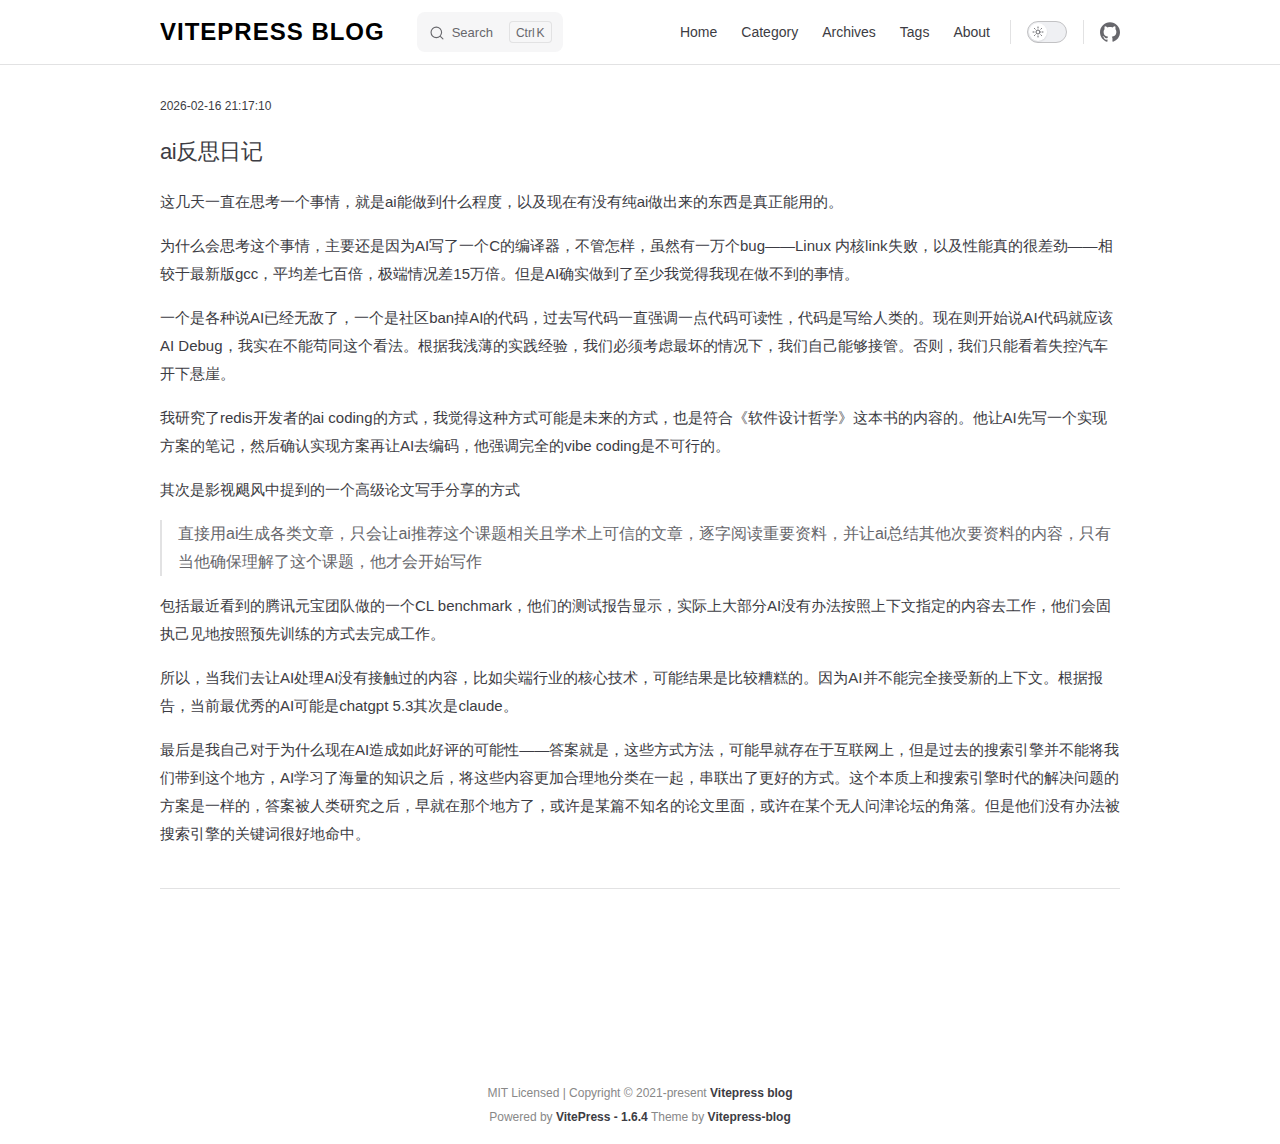
<file: posts/2026/ai-reflective-diary-z2qtfwm.html>
<!DOCTYPE html>
<html lang="en-US" dir="ltr">
  <head>
    <meta charset="utf-8">
    <meta name="viewport" content="width=device-width,initial-scale=1">
    <title>ai反思日记 | Vitepress blog</title>
    <meta name="description" content="vitepress,blog,blog-theme">
    <meta name="generator" content="VitePress v1.6.4">
    <link rel="preload stylesheet" href="/assets/style.BRHyqgXF.css" as="style">
    <link rel="preload stylesheet" href="/vp-icons.css" as="style">
    
    <script type="module" src="/assets/app.CGb7xvim.js"></script>
    <link rel="preload" href="/assets/inter-roman-latin.Di8DUHzh.woff2" as="font" type="font/woff2" crossorigin="">
    <link rel="modulepreload" href="/assets/chunks/theme.RceaXAPN.js">
    <link rel="modulepreload" href="/assets/chunks/framework.BrGMoIXL.js">
    <link rel="modulepreload" href="/assets/posts_2026_ai-reflective-diary-z2qtfwm.md.qyn__Suf.lean.js">
    <script id="check-dark-mode">(()=>{const e=localStorage.getItem("vitepress-theme-appearance")||"auto",a=window.matchMedia("(prefers-color-scheme: dark)").matches;(!e||e==="auto"?a:e==="dark")&&document.documentElement.classList.add("dark")})();</script>
    <script id="check-mac-os">document.documentElement.classList.toggle("mac",/Mac|iPhone|iPod|iPad/i.test(navigator.platform));</script>
  </head>
  <body>
    <div id="app"><!--[--><div class="Layout" data-v-d8b57b2d><!--[--><!--]--><!--[--><span tabindex="-1" data-v-fcbfc0e0></span><a href="#VPContent" class="VPSkipLink visually-hidden" data-v-fcbfc0e0>Skip to content</a><!--]--><!----><header class="VPNav" data-v-d8b57b2d data-v-7ad780c2><div class="VPNavBar" data-v-7ad780c2 data-v-9fd4d1dd><div class="wrapper" data-v-9fd4d1dd><div class="container" data-v-9fd4d1dd><div class="title" data-v-9fd4d1dd><div class="VPNavBarTitle" data-v-9fd4d1dd data-v-9f43907a><a class="title" href="/" data-v-9f43907a><!--[--><!--]--><!----><span data-v-9f43907a>Vitepress blog</span><!--[--><!--]--></a></div></div><div class="content" data-v-9fd4d1dd><div class="content-body" data-v-9fd4d1dd><!--[--><!--]--><div class="VPNavBarSearch search" data-v-9fd4d1dd><!--[--><!----><div id="local-search"><button type="button" class="DocSearch DocSearch-Button" aria-label="Search"><span class="DocSearch-Button-Container"><span class="vp-icon DocSearch-Search-Icon"></span><span class="DocSearch-Button-Placeholder">Search</span></span><span class="DocSearch-Button-Keys"><kbd class="DocSearch-Button-Key"></kbd><kbd class="DocSearch-Button-Key">K</kbd></span></button></div><!--]--></div><nav aria-labelledby="main-nav-aria-label" class="VPNavBarMenu menu" data-v-9fd4d1dd data-v-afb2845e><span id="main-nav-aria-label" class="visually-hidden" data-v-afb2845e> Main Navigation </span><!--[--><!--[--><a class="VPLink link VPNavBarMenuLink" href="/" tabindex="0" data-v-afb2845e data-v-815115f5><!--[--><span data-v-815115f5>Home</span><!--]--></a><!--]--><!--[--><a class="VPLink link VPNavBarMenuLink" href="/pages/category.html" tabindex="0" data-v-afb2845e data-v-815115f5><!--[--><span data-v-815115f5>Category</span><!--]--></a><!--]--><!--[--><a class="VPLink link VPNavBarMenuLink" href="/pages/archives.html" tabindex="0" data-v-afb2845e data-v-815115f5><!--[--><span data-v-815115f5>Archives</span><!--]--></a><!--]--><!--[--><a class="VPLink link VPNavBarMenuLink" href="/pages/tags.html" tabindex="0" data-v-afb2845e data-v-815115f5><!--[--><span data-v-815115f5>Tags</span><!--]--></a><!--]--><!--[--><a class="VPLink link VPNavBarMenuLink" href="/pages/about.html" tabindex="0" data-v-afb2845e data-v-815115f5><!--[--><span data-v-815115f5>About</span><!--]--></a><!--]--><!--]--></nav><!----><div class="VPNavBarAppearance appearance" data-v-9fd4d1dd data-v-3f90c1a5><button class="VPSwitch VPSwitchAppearance" type="button" role="switch" title aria-checked="false" data-v-3f90c1a5 data-v-be9742d9 data-v-b4ccac88><span class="check" data-v-b4ccac88><span class="icon" data-v-b4ccac88><!--[--><span class="vpi-sun sun" data-v-be9742d9></span><span class="vpi-moon moon" data-v-be9742d9></span><!--]--></span></span></button></div><div class="VPSocialLinks VPNavBarSocialLinks social-links" data-v-9fd4d1dd data-v-ef6192dc data-v-e71e869c><!--[--><a class="VPSocialLink no-icon" href="https://github.com/airene/vitepress-blog-pure" aria-label="github" target="_blank" rel="noopener" data-v-e71e869c data-v-60a9a2d3><span class="vpi-social-github"></span></a><!--]--></div><div class="VPFlyout VPNavBarExtra extra" data-v-9fd4d1dd data-v-f953d92f data-v-bfe7971f><button type="button" class="button" aria-haspopup="true" aria-expanded="false" aria-label="extra navigation" data-v-bfe7971f><span class="vpi-more-horizontal icon" data-v-bfe7971f></span></button><div class="menu" data-v-bfe7971f><div class="VPMenu" data-v-bfe7971f data-v-20ed86d6><!----><!--[--><!--[--><!----><div class="group" data-v-f953d92f><div class="item appearance" data-v-f953d92f><p class="label" data-v-f953d92f>Appearance</p><div class="appearance-action" data-v-f953d92f><button class="VPSwitch VPSwitchAppearance" type="button" role="switch" title aria-checked="false" data-v-f953d92f data-v-be9742d9 data-v-b4ccac88><span class="check" data-v-b4ccac88><span class="icon" data-v-b4ccac88><!--[--><span class="vpi-sun sun" data-v-be9742d9></span><span class="vpi-moon moon" data-v-be9742d9></span><!--]--></span></span></button></div></div></div><div class="group" data-v-f953d92f><div class="item social-links" data-v-f953d92f><div class="VPSocialLinks social-links-list" data-v-f953d92f data-v-e71e869c><!--[--><a class="VPSocialLink no-icon" href="https://github.com/airene/vitepress-blog-pure" aria-label="github" target="_blank" rel="noopener" data-v-e71e869c data-v-60a9a2d3><span class="vpi-social-github"></span></a><!--]--></div></div></div><!--]--><!--]--></div></div></div><!--[--><!--]--><button type="button" class="VPNavBarHamburger hamburger" aria-label="mobile navigation" aria-expanded="false" aria-controls="VPNavScreen" data-v-9fd4d1dd data-v-6bee1efd><span class="container" data-v-6bee1efd><span class="top" data-v-6bee1efd></span><span class="middle" data-v-6bee1efd></span><span class="bottom" data-v-6bee1efd></span></span></button></div></div></div></div><div class="divider" data-v-9fd4d1dd><div class="divider-line" data-v-9fd4d1dd></div></div></div><!----></header><div class="VPLocalNav empty fixed" data-v-d8b57b2d data-v-2488c25a><div class="container" data-v-2488c25a><!----><div class="VPLocalNavOutlineDropdown" style="--vp-vh:0px;" data-v-2488c25a data-v-6b867909><button data-v-6b867909>Return to top</button><!----></div></div></div><!----><div class="VPContent" id="VPContent" data-v-d8b57b2d data-v-9a6c75ad><div class="VPDoc has-aside" data-v-9a6c75ad data-v-e6f2a212><!--[--><!--]--><div class="container" data-v-e6f2a212><div class="aside" data-v-e6f2a212><div class="aside-curtain" data-v-e6f2a212></div><div class="aside-container" data-v-e6f2a212><div class="aside-content" data-v-e6f2a212><div class="VPDocAside" data-v-e6f2a212 data-v-cb998dce><!--[--><!--]--><!--[--><!--]--><nav aria-labelledby="doc-outline-aria-label" class="VPDocAsideOutline" data-v-cb998dce data-v-f610f197><div class="content" data-v-f610f197><div class="outline-marker" data-v-f610f197></div><div aria-level="2" class="outline-title" id="doc-outline-aria-label" role="heading" data-v-f610f197>文章摘要</div><ul class="VPDocOutlineItem root" data-v-f610f197 data-v-53c99d69><!--[--><!--]--></ul></div></nav><!--[--><!--]--><div class="spacer" data-v-cb998dce></div><!--[--><!--]--><!----><!--[--><!--]--><!--[--><!--]--></div></div></div></div><div class="content" data-v-e6f2a212><div class="content-container" data-v-e6f2a212><!--[--><!--[--><!--[--><div style="padding-top:20px;" class="post-info">2026-02-16 21:17:10    <!--[--><!--]--></div><!--]--><!--]--><!--]--><main class="main" data-v-e6f2a212><div style="position:relative;" class="vp-doc _posts_2026_ai-reflective-diary-z2qtfwm" data-v-e6f2a212><div><h1 id="ai反思日记" tabindex="-1">ai反思日记 <a class="header-anchor" href="#ai反思日记" aria-label="Permalink to &quot;ai反思日记&quot;">​</a></h1><p>这几天一直在思考一个事情，就是ai能做到什么程度，以及现在有没有纯ai做出来的东西是真正能用的。</p><p>为什么会思考这个事情，主要还是因为AI写了一个C的编译器，不管怎样，虽然有一万个bug——Linux 内核link失败，以及性能真的很差劲——相较于最新版gcc，平均差七百倍，极端情况差15万倍。但是AI确实做到了至少我觉得我现在做不到的事情。</p><p>一个是各种说AI已经无敌了，一个是社区ban掉AI的代码，过去写代码一直强调一点代码可读性，代码是写给人类的。现在则开始说AI代码就应该AI Debug，我实在不能苟同这个看法。根据我浅薄的实践经验，我们必须考虑最坏的情况下，我们自己能够接管。否则，我们只能看着失控汽车开下悬崖。</p><p>我研究了redis开发者的ai coding的方式，我觉得这种方式可能是未来的方式，也是符合《软件设计哲学》这本书的内容的。他让AI先写一个实现方案的笔记，然后确认实现方案再让AI去编码，他强调完全的vibe coding是不可行的。</p><p>其次是影视飓风中提到的一个高级论文写手分享的方式</p><blockquote><p>直接用ai生成各类文章，只会让ai推荐这个课题相关且学术上可信的文章，逐字阅读重要资料，并让ai总结其他次要资料的内容，只有当他确保理解了这个课题，他才会开始写作</p></blockquote><p>包括最近看到的腾讯元宝团队做的一个CL benchmark，他们的测试报告显示，实际上大部分AI没有办法按照上下文指定的内容去工作，他们会固执己见地按照预先训练的方式去完成工作。</p><p>所以，当我们去让AI处理AI没有接触过的内容，比如尖端行业的核心技术，可能结果是比较糟糕的。因为AI并不能完全接受新的上下文。根据报告，当前最优秀的AI可能是chatgpt 5.3其次是claude。</p><p>最后是我自己对于为什么现在AI造成如此好评的可能性——答案就是，这些方式方法，可能早就存在于互联网上，但是过去的搜索引擎并不能将我们带到这个地方，AI学习了海量的知识之后，将这些内容更加合理地分类在一起，串联出了更好的方式。这个本质上和搜索引擎时代的解决问题的方案是一样的，答案被人类研究之后，早就在那个地方了，或许是某篇不知名的论文里面，或许在某个无人问津论坛的角落。但是他们没有办法被搜索引擎的关键词很好地命中。</p></div></div></main><!----><!--[--><!--]--></div></div></div><!--[--><!--[--><!--[--><div id="giscus-container"></div><!--]--><!--]--><!--]--></div></div><!----><!--[--><!--]--></div><div class="site-footer"> MIT Licensed | Copyright © 2021-present <a class="vitepress" href="https://github.com/airene/vitepress-blog-pure">Vitepress blog</a><br> Powered by <a class="vitepress" target="_blank" href="//vitepress.vuejs.org/">VitePress - 1.6.4</a> Theme by <a class="vitepress" target="_blank" href="//github.com/airene/vitepress-blog-pure">Vitepress-blog</a></div><!--]--></div>
    <script>window.__VP_HASH_MAP__=JSON.parse("{\"changelog.md\":\"BPC9EDm9\",\"index.md\":\"C6ION0pk\",\"pages_about.md\":\"Dy6ZQQfM\",\"pages_archives.md\":\"BLQlc29a\",\"pages_category.md\":\"JzltxnWq\",\"pages_tags.md\":\"CJZAiLt8\",\"posts_2025_vitepress-second.md\":\"DDoElZPf\",\"posts_2026_20260329-comprehensive-analysis-report-on-the-financial-crisis-in-2026-1gyczr.md\":\"BuTo-_EY\",\"posts_2026_ai-reflective-diary-z2qtfwm.md\":\"qyn__Suf\",\"posts_2026_vagrant-environment-setup-libvirt-25kvm9.md\":\"BsHCzD4M\"}");window.__VP_SITE_DATA__=JSON.parse("{\"lang\":\"en-US\",\"dir\":\"ltr\",\"title\":\"Vitepress blog\",\"description\":\"vitepress,blog,blog-theme\",\"base\":\"/\",\"head\":[],\"router\":{\"prefetchLinks\":true},\"appearance\":true,\"themeConfig\":{\"posts\":[{\"frontMatter\":{\"title\":\"2026-03-29 2026年金融危机综合分析报告\",\"date\":\"2026-03-29 17:34:11\",\"head\":[],\"outline\":\"deep\",\"sidebar\":false,\"prev\":false,\"next\":false,\"order\":0},\"regularPath\":\"/posts/2026/20260329-comprehensive-analysis-report-on-the-financial-crisis-in-2026-1gyczr.html\"},{\"frontMatter\":{\"title\":\"ai反思日记\",\"date\":\"2026-02-16 21:17:10\",\"head\":[],\"outline\":\"deep\",\"sidebar\":false,\"prev\":false,\"next\":false,\"order\":0},\"regularPath\":\"/posts/2026/ai-reflective-diary-z2qtfwm.html\"},{\"frontMatter\":{\"title\":\"Vagrant环境搭建(libvirt)\",\"date\":\"2022-05-16 09:12:28\",\"head\":[],\"outline\":\"deep\",\"sidebar\":false,\"prev\":false,\"next\":false,\"order\":0},\"regularPath\":\"/posts/2026/vagrant-environment-setup-libvirt-25kvm9.html\"},{\"frontMatter\":{\"date\":\"2021-06-30\",\"title\":\"2025一直想找一个系统架构和设计都足够干净的系统\",\"category\":\"主题\",\"tags\":[\"vitepress\",\"markdown\"],\"description\":\"vitepress的markdown插件支持的语法，一直想找一个干净的系统架构和设计都足够干净都，一直没满意的，不满意就自己设计，一直想找一个干净的系统架构和设计都足够干净都，一直没满意的，不满意就自己设计\",\"order\":0},\"regularPath\":\"/posts/2025/vitepress-second.html\"}],\"website\":\"https://github.com/airene/vitepress-blog-pure\",\"comment\":{\"repo\":\"airene/vitepress-blog-pure\",\"repoId\":\"MDEwOlJlcG9zaXRvcnkzODIyMjY5Nzg\",\"categoryId\":\"DIC_kwDOFshSIs4CpZga\"},\"nav\":[{\"text\":\"Home\",\"link\":\"/\"},{\"text\":\"Category\",\"link\":\"/pages/category\"},{\"text\":\"Archives\",\"link\":\"/pages/archives\"},{\"text\":\"Tags\",\"link\":\"/pages/tags\"},{\"text\":\"About\",\"link\":\"/pages/about\"}],\"search\":{\"provider\":\"local\"},\"outline\":{\"label\":\"文章摘要\"},\"socialLinks\":[{\"icon\":\"github\",\"link\":\"https://github.com/airene/vitepress-blog-pure\"}]},\"locales\":{},\"scrollOffset\":134,\"cleanUrls\":false}");</script>
    
  </body>
</html>
</file>
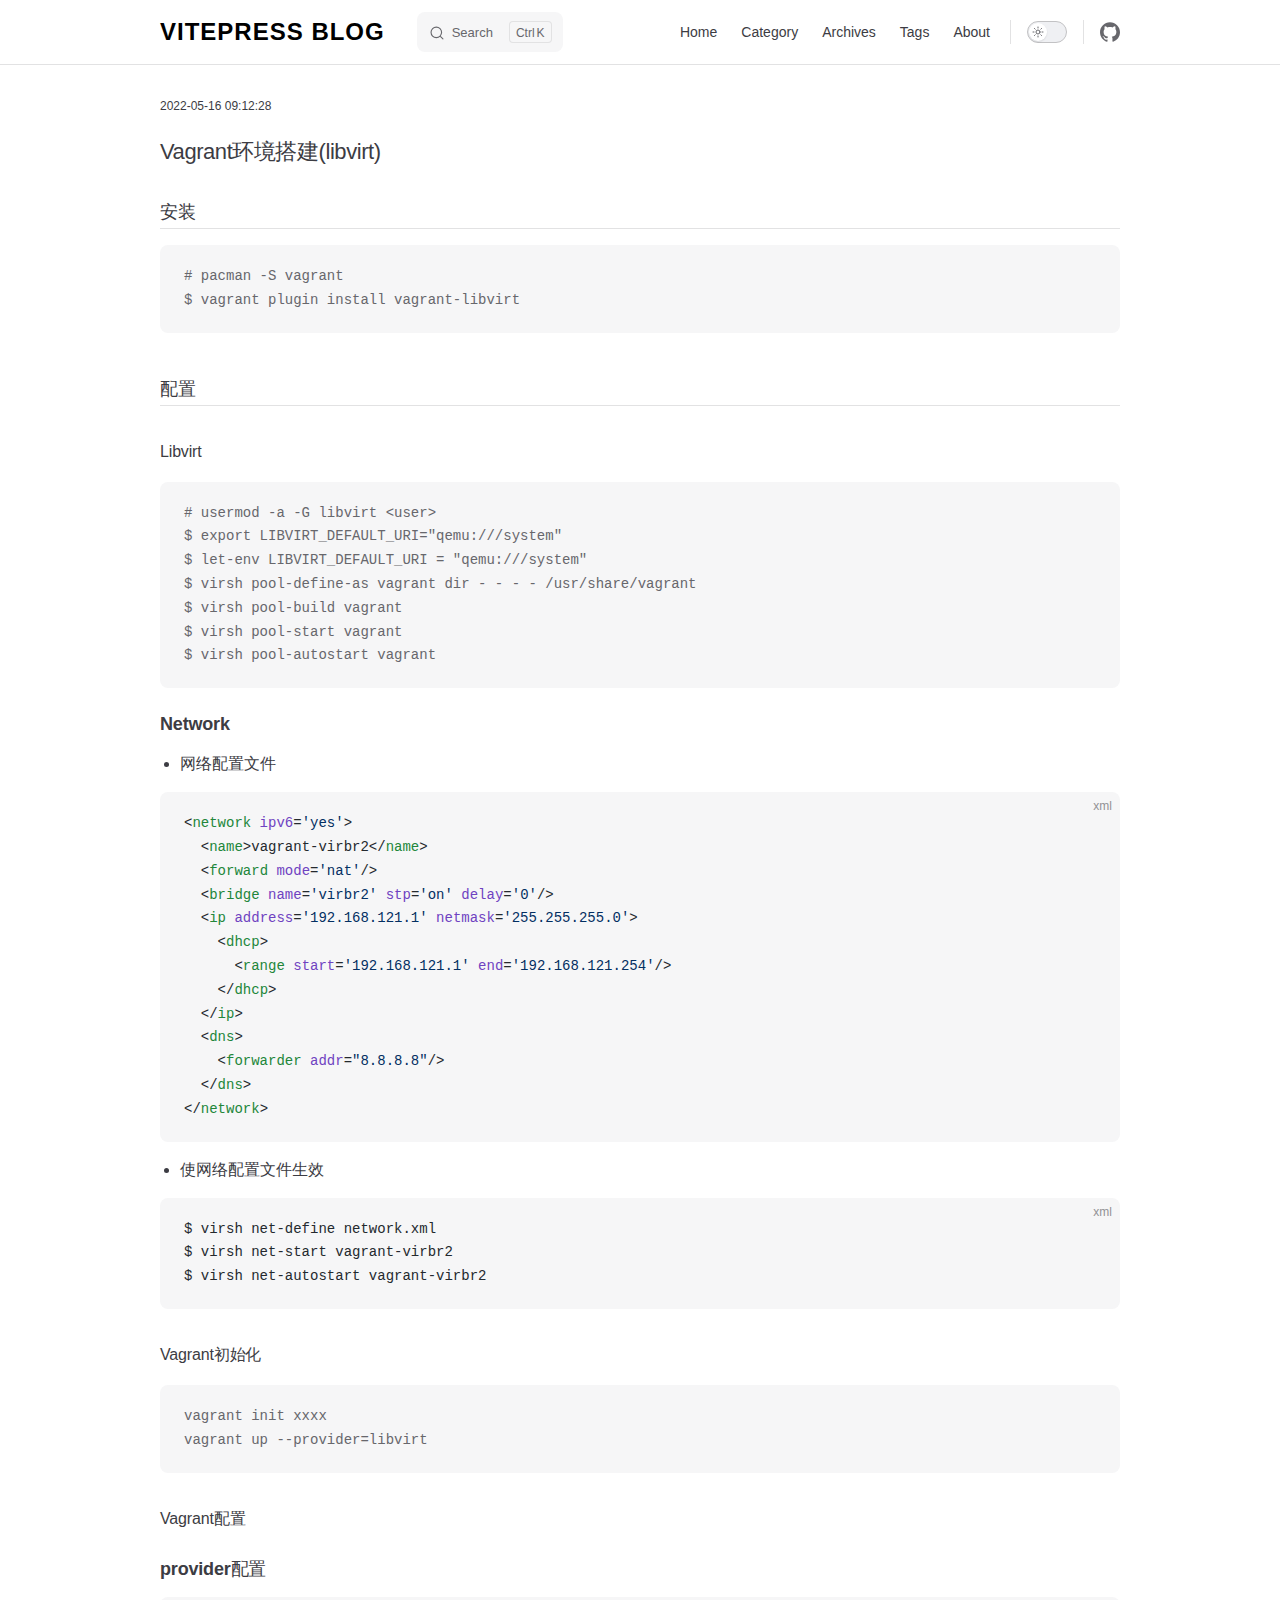
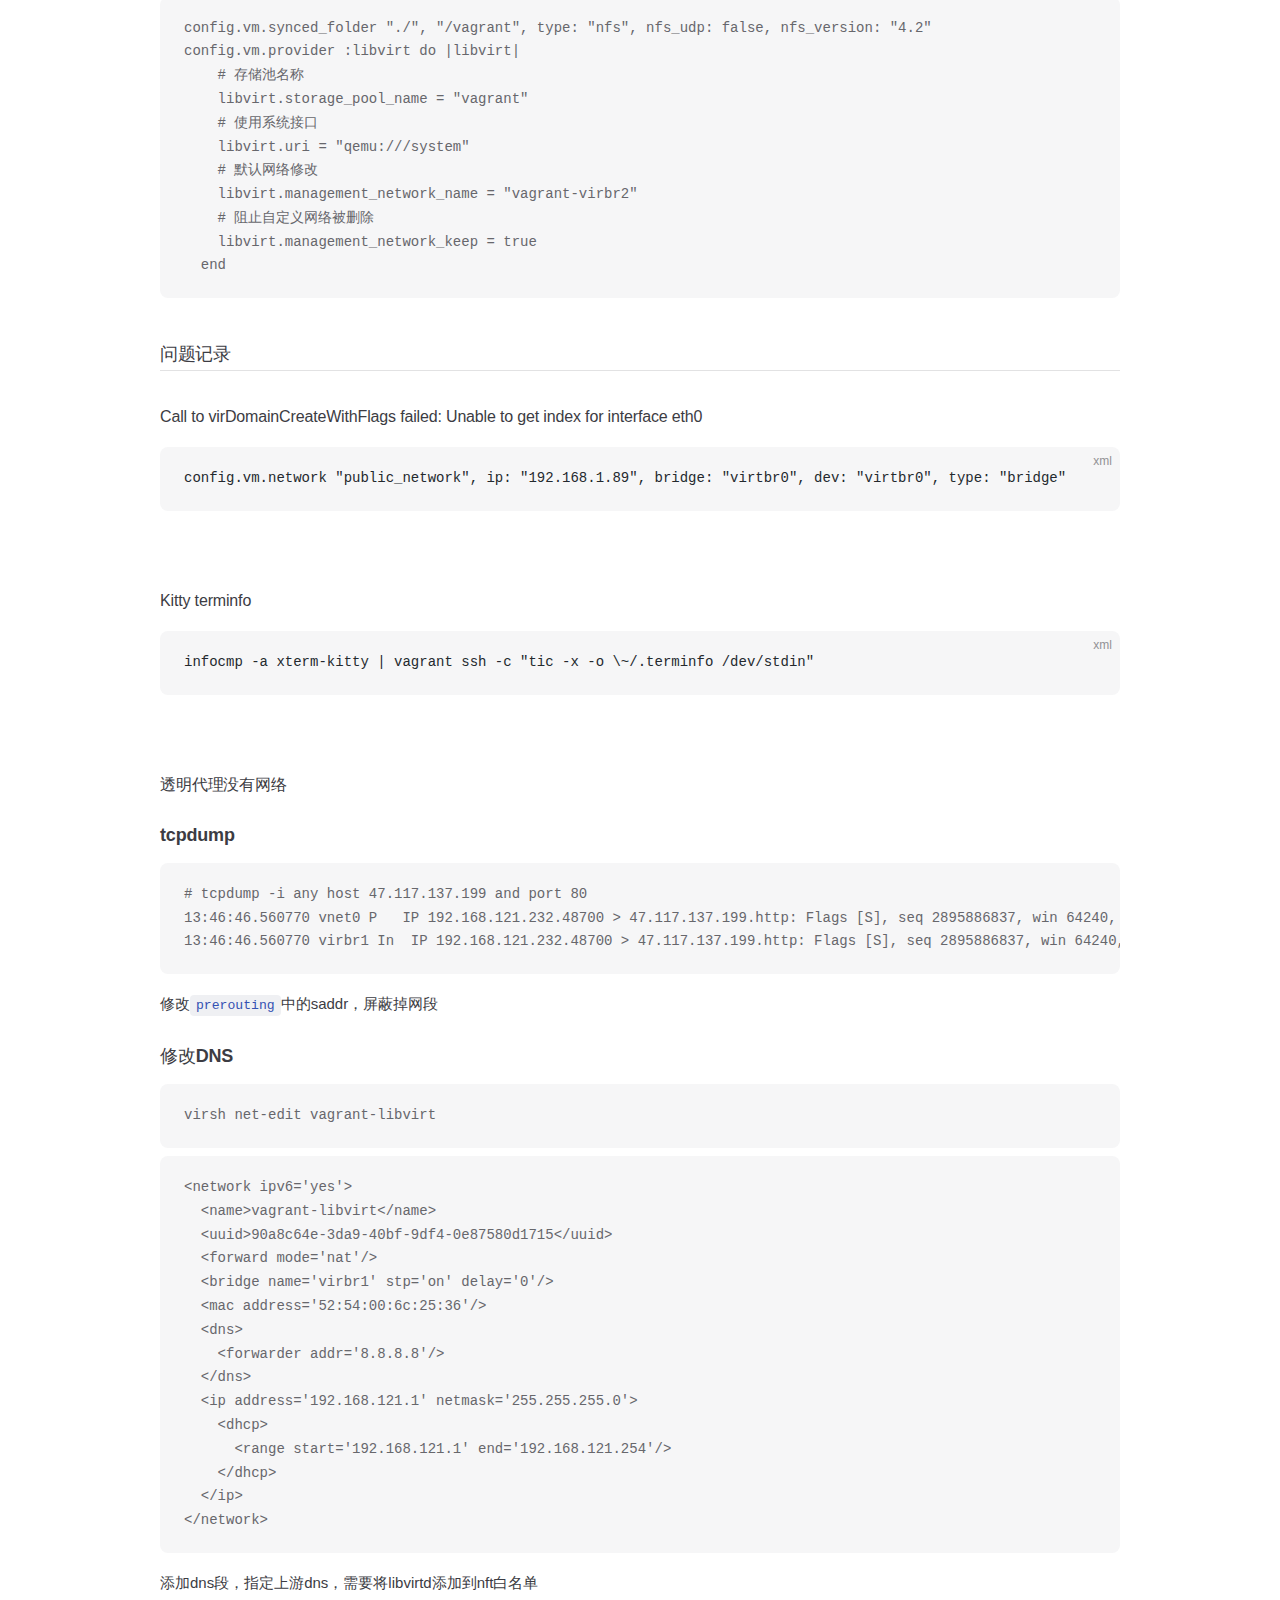
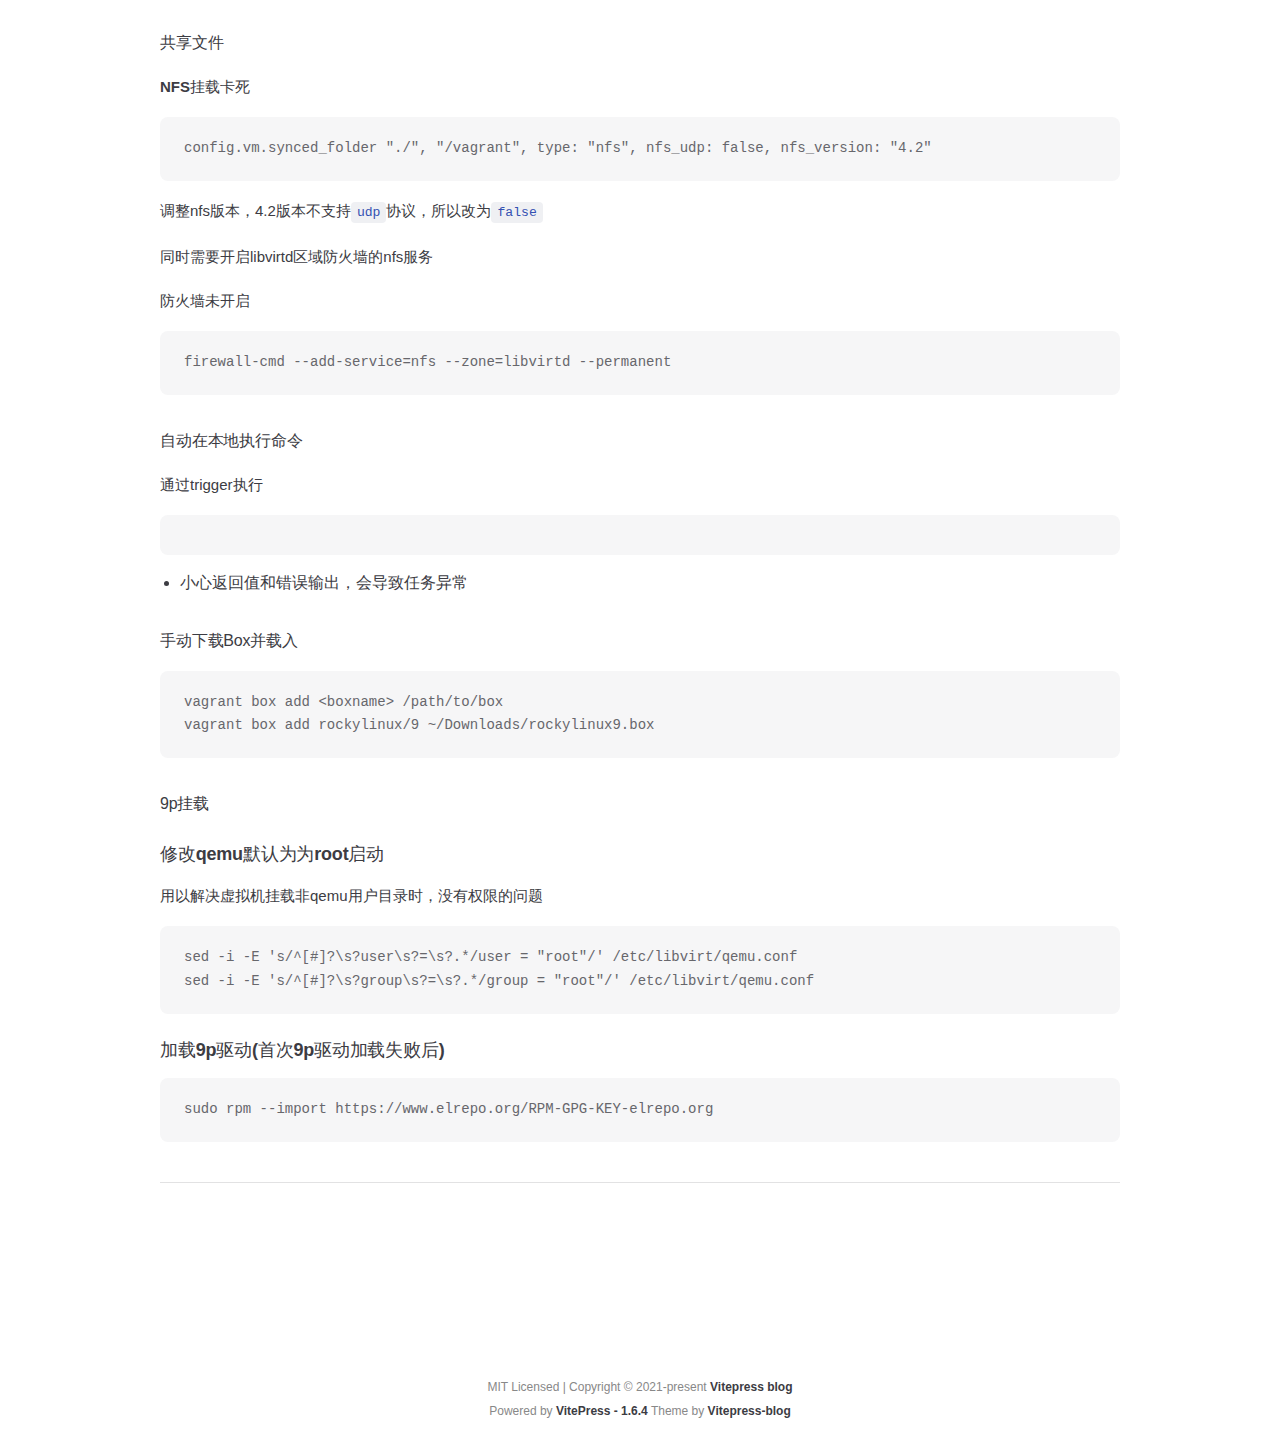
<file: posts/2026/vagrant-environment-setup-libvirt-25kvm9.html>
<!DOCTYPE html>
<html lang="en-US" dir="ltr">
  <head>
    <meta charset="utf-8">
    <meta name="viewport" content="width=device-width,initial-scale=1">
    <title>Vagrant环境搭建(libvirt) | Vitepress blog</title>
    <meta name="description" content="vitepress,blog,blog-theme">
    <meta name="generator" content="VitePress v1.6.4">
    <link rel="preload stylesheet" href="/assets/style.BRHyqgXF.css" as="style">
    <link rel="preload stylesheet" href="/vp-icons.css" as="style">
    
    <script type="module" src="/assets/app.BvHa0lNI.js"></script>
    <link rel="preload" href="/assets/inter-roman-latin.Di8DUHzh.woff2" as="font" type="font/woff2" crossorigin="">
    <link rel="modulepreload" href="/assets/chunks/theme.Capfy4HK.js">
    <link rel="modulepreload" href="/assets/chunks/framework.BrGMoIXL.js">
    <link rel="modulepreload" href="/assets/posts_2026_vagrant-environment-setup-libvirt-25kvm9.md.BsHCzD4M.lean.js">
    <script id="check-dark-mode">(()=>{const e=localStorage.getItem("vitepress-theme-appearance")||"auto",a=window.matchMedia("(prefers-color-scheme: dark)").matches;(!e||e==="auto"?a:e==="dark")&&document.documentElement.classList.add("dark")})();</script>
    <script id="check-mac-os">document.documentElement.classList.toggle("mac",/Mac|iPhone|iPod|iPad/i.test(navigator.platform));</script>
  </head>
  <body>
    <div id="app"><!--[--><div class="Layout" data-v-d8b57b2d><!--[--><!--]--><!--[--><span tabindex="-1" data-v-fcbfc0e0></span><a href="#VPContent" class="VPSkipLink visually-hidden" data-v-fcbfc0e0>Skip to content</a><!--]--><!----><header class="VPNav" data-v-d8b57b2d data-v-7ad780c2><div class="VPNavBar" data-v-7ad780c2 data-v-9fd4d1dd><div class="wrapper" data-v-9fd4d1dd><div class="container" data-v-9fd4d1dd><div class="title" data-v-9fd4d1dd><div class="VPNavBarTitle" data-v-9fd4d1dd data-v-9f43907a><a class="title" href="/" data-v-9f43907a><!--[--><!--]--><!----><span data-v-9f43907a>Vitepress blog</span><!--[--><!--]--></a></div></div><div class="content" data-v-9fd4d1dd><div class="content-body" data-v-9fd4d1dd><!--[--><!--]--><div class="VPNavBarSearch search" data-v-9fd4d1dd><!--[--><!----><div id="local-search"><button type="button" class="DocSearch DocSearch-Button" aria-label="Search"><span class="DocSearch-Button-Container"><span class="vp-icon DocSearch-Search-Icon"></span><span class="DocSearch-Button-Placeholder">Search</span></span><span class="DocSearch-Button-Keys"><kbd class="DocSearch-Button-Key"></kbd><kbd class="DocSearch-Button-Key">K</kbd></span></button></div><!--]--></div><nav aria-labelledby="main-nav-aria-label" class="VPNavBarMenu menu" data-v-9fd4d1dd data-v-afb2845e><span id="main-nav-aria-label" class="visually-hidden" data-v-afb2845e> Main Navigation </span><!--[--><!--[--><a class="VPLink link VPNavBarMenuLink" href="/" tabindex="0" data-v-afb2845e data-v-815115f5><!--[--><span data-v-815115f5>Home</span><!--]--></a><!--]--><!--[--><a class="VPLink link VPNavBarMenuLink" href="/pages/category.html" tabindex="0" data-v-afb2845e data-v-815115f5><!--[--><span data-v-815115f5>Category</span><!--]--></a><!--]--><!--[--><a class="VPLink link VPNavBarMenuLink" href="/pages/archives.html" tabindex="0" data-v-afb2845e data-v-815115f5><!--[--><span data-v-815115f5>Archives</span><!--]--></a><!--]--><!--[--><a class="VPLink link VPNavBarMenuLink" href="/pages/tags.html" tabindex="0" data-v-afb2845e data-v-815115f5><!--[--><span data-v-815115f5>Tags</span><!--]--></a><!--]--><!--[--><a class="VPLink link VPNavBarMenuLink" href="/pages/about.html" tabindex="0" data-v-afb2845e data-v-815115f5><!--[--><span data-v-815115f5>About</span><!--]--></a><!--]--><!--]--></nav><!----><div class="VPNavBarAppearance appearance" data-v-9fd4d1dd data-v-3f90c1a5><button class="VPSwitch VPSwitchAppearance" type="button" role="switch" title aria-checked="false" data-v-3f90c1a5 data-v-be9742d9 data-v-b4ccac88><span class="check" data-v-b4ccac88><span class="icon" data-v-b4ccac88><!--[--><span class="vpi-sun sun" data-v-be9742d9></span><span class="vpi-moon moon" data-v-be9742d9></span><!--]--></span></span></button></div><div class="VPSocialLinks VPNavBarSocialLinks social-links" data-v-9fd4d1dd data-v-ef6192dc data-v-e71e869c><!--[--><a class="VPSocialLink no-icon" href="https://github.com/airene/vitepress-blog-pure" aria-label="github" target="_blank" rel="noopener" data-v-e71e869c data-v-60a9a2d3><span class="vpi-social-github"></span></a><!--]--></div><div class="VPFlyout VPNavBarExtra extra" data-v-9fd4d1dd data-v-f953d92f data-v-bfe7971f><button type="button" class="button" aria-haspopup="true" aria-expanded="false" aria-label="extra navigation" data-v-bfe7971f><span class="vpi-more-horizontal icon" data-v-bfe7971f></span></button><div class="menu" data-v-bfe7971f><div class="VPMenu" data-v-bfe7971f data-v-20ed86d6><!----><!--[--><!--[--><!----><div class="group" data-v-f953d92f><div class="item appearance" data-v-f953d92f><p class="label" data-v-f953d92f>Appearance</p><div class="appearance-action" data-v-f953d92f><button class="VPSwitch VPSwitchAppearance" type="button" role="switch" title aria-checked="false" data-v-f953d92f data-v-be9742d9 data-v-b4ccac88><span class="check" data-v-b4ccac88><span class="icon" data-v-b4ccac88><!--[--><span class="vpi-sun sun" data-v-be9742d9></span><span class="vpi-moon moon" data-v-be9742d9></span><!--]--></span></span></button></div></div></div><div class="group" data-v-f953d92f><div class="item social-links" data-v-f953d92f><div class="VPSocialLinks social-links-list" data-v-f953d92f data-v-e71e869c><!--[--><a class="VPSocialLink no-icon" href="https://github.com/airene/vitepress-blog-pure" aria-label="github" target="_blank" rel="noopener" data-v-e71e869c data-v-60a9a2d3><span class="vpi-social-github"></span></a><!--]--></div></div></div><!--]--><!--]--></div></div></div><!--[--><!--]--><button type="button" class="VPNavBarHamburger hamburger" aria-label="mobile navigation" aria-expanded="false" aria-controls="VPNavScreen" data-v-9fd4d1dd data-v-6bee1efd><span class="container" data-v-6bee1efd><span class="top" data-v-6bee1efd></span><span class="middle" data-v-6bee1efd></span><span class="bottom" data-v-6bee1efd></span></span></button></div></div></div></div><div class="divider" data-v-9fd4d1dd><div class="divider-line" data-v-9fd4d1dd></div></div></div><!----></header><div class="VPLocalNav empty fixed" data-v-d8b57b2d data-v-2488c25a><div class="container" data-v-2488c25a><!----><div class="VPLocalNavOutlineDropdown" style="--vp-vh:0px;" data-v-2488c25a data-v-6b867909><button data-v-6b867909>Return to top</button><!----></div></div></div><!----><div class="VPContent" id="VPContent" data-v-d8b57b2d data-v-9a6c75ad><div class="VPDoc has-aside" data-v-9a6c75ad data-v-e6f2a212><!--[--><!--]--><div class="container" data-v-e6f2a212><div class="aside" data-v-e6f2a212><div class="aside-curtain" data-v-e6f2a212></div><div class="aside-container" data-v-e6f2a212><div class="aside-content" data-v-e6f2a212><div class="VPDocAside" data-v-e6f2a212 data-v-cb998dce><!--[--><!--]--><!--[--><!--]--><nav aria-labelledby="doc-outline-aria-label" class="VPDocAsideOutline" data-v-cb998dce data-v-f610f197><div class="content" data-v-f610f197><div class="outline-marker" data-v-f610f197></div><div aria-level="2" class="outline-title" id="doc-outline-aria-label" role="heading" data-v-f610f197>文章摘要</div><ul class="VPDocOutlineItem root" data-v-f610f197 data-v-53c99d69><!--[--><!--]--></ul></div></nav><!--[--><!--]--><div class="spacer" data-v-cb998dce></div><!--[--><!--]--><!----><!--[--><!--]--><!--[--><!--]--></div></div></div></div><div class="content" data-v-e6f2a212><div class="content-container" data-v-e6f2a212><!--[--><!--[--><!--[--><div style="padding-top:20px;" class="post-info">2022-05-16 09:12:28    <!--[--><!--]--></div><!--]--><!--]--><!--]--><main class="main" data-v-e6f2a212><div style="position:relative;" class="vp-doc _posts_2026_vagrant-environment-setup-libvirt-25kvm9" data-v-e6f2a212><div><h1 id="vagrant环境搭建-libvirt" tabindex="-1">Vagrant环境搭建(libvirt) <a class="header-anchor" href="#vagrant环境搭建-libvirt" aria-label="Permalink to &quot;Vagrant环境搭建(libvirt)&quot;">​</a></h1><h2 id="安装" tabindex="-1">安装 <a class="header-anchor" href="#安装" aria-label="Permalink to &quot;安装&quot;">​</a></h2><div class="language- vp-adaptive-theme"><button title="Copy Code" class="copy"></button><span class="lang"></span><pre class="shiki shiki-themes github-light github-dark vp-code" tabindex="0"><code><span class="line"><span># pacman -S vagrant</span></span>
<span class="line"><span>$ vagrant plugin install vagrant-libvirt</span></span></code></pre></div><h2 id="配置" tabindex="-1">配置 <a class="header-anchor" href="#配置" aria-label="Permalink to &quot;配置&quot;">​</a></h2><h3 id="libvirt" tabindex="-1">Libvirt <a class="header-anchor" href="#libvirt" aria-label="Permalink to &quot;Libvirt&quot;">​</a></h3><div class="language- vp-adaptive-theme"><button title="Copy Code" class="copy"></button><span class="lang"></span><pre class="shiki shiki-themes github-light github-dark vp-code" tabindex="0"><code><span class="line"><span># usermod -a -G libvirt &lt;user&gt;</span></span>
<span class="line"><span>$ export LIBVIRT_DEFAULT_URI=&quot;qemu:///system&quot;</span></span>
<span class="line"><span>$ let-env LIBVIRT_DEFAULT_URI = &quot;qemu:///system&quot;</span></span>
<span class="line"><span>$ virsh pool-define-as vagrant dir - - - - /usr/share/vagrant</span></span>
<span class="line"><span>$ virsh pool-build vagrant</span></span>
<span class="line"><span>$ virsh pool-start vagrant</span></span>
<span class="line"><span>$ virsh pool-autostart vagrant</span></span></code></pre></div><h4 id="network" tabindex="-1">Network <a class="header-anchor" href="#network" aria-label="Permalink to &quot;Network&quot;">​</a></h4><ul><li>网络配置文件</li></ul><div class="language-xml vp-adaptive-theme"><button title="Copy Code" class="copy"></button><span class="lang">xml</span><pre class="shiki shiki-themes github-light github-dark vp-code" tabindex="0"><code><span class="line"><span style="--shiki-light:#24292E;--shiki-dark:#E1E4E8;">&lt;</span><span style="--shiki-light:#22863A;--shiki-dark:#85E89D;">network</span><span style="--shiki-light:#6F42C1;--shiki-dark:#B392F0;"> ipv6</span><span style="--shiki-light:#24292E;--shiki-dark:#E1E4E8;">=</span><span style="--shiki-light:#032F62;--shiki-dark:#9ECBFF;">&#39;yes&#39;</span><span style="--shiki-light:#24292E;--shiki-dark:#E1E4E8;">&gt;</span></span>
<span class="line"><span style="--shiki-light:#24292E;--shiki-dark:#E1E4E8;">  &lt;</span><span style="--shiki-light:#22863A;--shiki-dark:#85E89D;">name</span><span style="--shiki-light:#24292E;--shiki-dark:#E1E4E8;">&gt;vagrant-virbr2&lt;/</span><span style="--shiki-light:#22863A;--shiki-dark:#85E89D;">name</span><span style="--shiki-light:#24292E;--shiki-dark:#E1E4E8;">&gt;</span></span>
<span class="line"><span style="--shiki-light:#24292E;--shiki-dark:#E1E4E8;">  &lt;</span><span style="--shiki-light:#22863A;--shiki-dark:#85E89D;">forward</span><span style="--shiki-light:#6F42C1;--shiki-dark:#B392F0;"> mode</span><span style="--shiki-light:#24292E;--shiki-dark:#E1E4E8;">=</span><span style="--shiki-light:#032F62;--shiki-dark:#9ECBFF;">&#39;nat&#39;</span><span style="--shiki-light:#24292E;--shiki-dark:#E1E4E8;">/&gt;</span></span>
<span class="line"><span style="--shiki-light:#24292E;--shiki-dark:#E1E4E8;">  &lt;</span><span style="--shiki-light:#22863A;--shiki-dark:#85E89D;">bridge</span><span style="--shiki-light:#6F42C1;--shiki-dark:#B392F0;"> name</span><span style="--shiki-light:#24292E;--shiki-dark:#E1E4E8;">=</span><span style="--shiki-light:#032F62;--shiki-dark:#9ECBFF;">&#39;virbr2&#39;</span><span style="--shiki-light:#6F42C1;--shiki-dark:#B392F0;"> stp</span><span style="--shiki-light:#24292E;--shiki-dark:#E1E4E8;">=</span><span style="--shiki-light:#032F62;--shiki-dark:#9ECBFF;">&#39;on&#39;</span><span style="--shiki-light:#6F42C1;--shiki-dark:#B392F0;"> delay</span><span style="--shiki-light:#24292E;--shiki-dark:#E1E4E8;">=</span><span style="--shiki-light:#032F62;--shiki-dark:#9ECBFF;">&#39;0&#39;</span><span style="--shiki-light:#24292E;--shiki-dark:#E1E4E8;">/&gt;</span></span>
<span class="line"><span style="--shiki-light:#24292E;--shiki-dark:#E1E4E8;">  &lt;</span><span style="--shiki-light:#22863A;--shiki-dark:#85E89D;">ip</span><span style="--shiki-light:#6F42C1;--shiki-dark:#B392F0;"> address</span><span style="--shiki-light:#24292E;--shiki-dark:#E1E4E8;">=</span><span style="--shiki-light:#032F62;--shiki-dark:#9ECBFF;">&#39;192.168.121.1&#39;</span><span style="--shiki-light:#6F42C1;--shiki-dark:#B392F0;"> netmask</span><span style="--shiki-light:#24292E;--shiki-dark:#E1E4E8;">=</span><span style="--shiki-light:#032F62;--shiki-dark:#9ECBFF;">&#39;255.255.255.0&#39;</span><span style="--shiki-light:#24292E;--shiki-dark:#E1E4E8;">&gt;</span></span>
<span class="line"><span style="--shiki-light:#24292E;--shiki-dark:#E1E4E8;">    &lt;</span><span style="--shiki-light:#22863A;--shiki-dark:#85E89D;">dhcp</span><span style="--shiki-light:#24292E;--shiki-dark:#E1E4E8;">&gt;</span></span>
<span class="line"><span style="--shiki-light:#24292E;--shiki-dark:#E1E4E8;">      &lt;</span><span style="--shiki-light:#22863A;--shiki-dark:#85E89D;">range</span><span style="--shiki-light:#6F42C1;--shiki-dark:#B392F0;"> start</span><span style="--shiki-light:#24292E;--shiki-dark:#E1E4E8;">=</span><span style="--shiki-light:#032F62;--shiki-dark:#9ECBFF;">&#39;192.168.121.1&#39;</span><span style="--shiki-light:#6F42C1;--shiki-dark:#B392F0;"> end</span><span style="--shiki-light:#24292E;--shiki-dark:#E1E4E8;">=</span><span style="--shiki-light:#032F62;--shiki-dark:#9ECBFF;">&#39;192.168.121.254&#39;</span><span style="--shiki-light:#24292E;--shiki-dark:#E1E4E8;">/&gt;</span></span>
<span class="line"><span style="--shiki-light:#24292E;--shiki-dark:#E1E4E8;">    &lt;/</span><span style="--shiki-light:#22863A;--shiki-dark:#85E89D;">dhcp</span><span style="--shiki-light:#24292E;--shiki-dark:#E1E4E8;">&gt;</span></span>
<span class="line"><span style="--shiki-light:#24292E;--shiki-dark:#E1E4E8;">  &lt;/</span><span style="--shiki-light:#22863A;--shiki-dark:#85E89D;">ip</span><span style="--shiki-light:#24292E;--shiki-dark:#E1E4E8;">&gt;</span></span>
<span class="line"><span style="--shiki-light:#24292E;--shiki-dark:#E1E4E8;">  &lt;</span><span style="--shiki-light:#22863A;--shiki-dark:#85E89D;">dns</span><span style="--shiki-light:#24292E;--shiki-dark:#E1E4E8;">&gt;</span></span>
<span class="line"><span style="--shiki-light:#24292E;--shiki-dark:#E1E4E8;">    &lt;</span><span style="--shiki-light:#22863A;--shiki-dark:#85E89D;">forwarder</span><span style="--shiki-light:#6F42C1;--shiki-dark:#B392F0;"> addr</span><span style="--shiki-light:#24292E;--shiki-dark:#E1E4E8;">=</span><span style="--shiki-light:#032F62;--shiki-dark:#9ECBFF;">&quot;8.8.8.8&quot;</span><span style="--shiki-light:#24292E;--shiki-dark:#E1E4E8;">/&gt;</span></span>
<span class="line"><span style="--shiki-light:#24292E;--shiki-dark:#E1E4E8;">  &lt;/</span><span style="--shiki-light:#22863A;--shiki-dark:#85E89D;">dns</span><span style="--shiki-light:#24292E;--shiki-dark:#E1E4E8;">&gt;</span></span>
<span class="line"><span style="--shiki-light:#24292E;--shiki-dark:#E1E4E8;">&lt;/</span><span style="--shiki-light:#22863A;--shiki-dark:#85E89D;">network</span><span style="--shiki-light:#24292E;--shiki-dark:#E1E4E8;">&gt;</span></span></code></pre></div><ul><li>使网络配置文件生效</li></ul><div class="language-xml vp-adaptive-theme"><button title="Copy Code" class="copy"></button><span class="lang">xml</span><pre class="shiki shiki-themes github-light github-dark vp-code" tabindex="0"><code><span class="line"><span style="--shiki-light:#24292E;--shiki-dark:#E1E4E8;">$ virsh net-define network.xml</span></span>
<span class="line"><span style="--shiki-light:#24292E;--shiki-dark:#E1E4E8;">$ virsh net-start vagrant-virbr2</span></span>
<span class="line"><span style="--shiki-light:#24292E;--shiki-dark:#E1E4E8;">$ virsh net-autostart vagrant-virbr2</span></span></code></pre></div><h3 id="vagrant初始化" tabindex="-1">Vagrant初始化 <a class="header-anchor" href="#vagrant初始化" aria-label="Permalink to &quot;Vagrant初始化&quot;">​</a></h3><div class="language- vp-adaptive-theme"><button title="Copy Code" class="copy"></button><span class="lang"></span><pre class="shiki shiki-themes github-light github-dark vp-code" tabindex="0"><code><span class="line"><span>vagrant init xxxx</span></span>
<span class="line"><span>vagrant up --provider=libvirt</span></span></code></pre></div><h3 id="vagrant配置" tabindex="-1">Vagrant配置 <a class="header-anchor" href="#vagrant配置" aria-label="Permalink to &quot;Vagrant配置&quot;">​</a></h3><h4 id="provider配置" tabindex="-1">provider配置 <a class="header-anchor" href="#provider配置" aria-label="Permalink to &quot;provider配置&quot;">​</a></h4><div class="language- vp-adaptive-theme"><button title="Copy Code" class="copy"></button><span class="lang"></span><pre class="shiki shiki-themes github-light github-dark vp-code" tabindex="0"><code><span class="line"><span>config.vm.synced_folder &quot;./&quot;, &quot;/vagrant&quot;, type: &quot;nfs&quot;, nfs_udp: false, nfs_version: &quot;4.2&quot;</span></span>
<span class="line"><span>config.vm.provider :libvirt do |libvirt|</span></span>
<span class="line"><span>    # 存储池名称</span></span>
<span class="line"><span>    libvirt.storage_pool_name = &quot;vagrant&quot;</span></span>
<span class="line"><span>    # 使用系统接口</span></span>
<span class="line"><span>    libvirt.uri = &quot;qemu:///system&quot;</span></span>
<span class="line"><span>    # 默认网络修改</span></span>
<span class="line"><span>    libvirt.management_network_name = &quot;vagrant-virbr2&quot;</span></span>
<span class="line"><span>    # 阻止自定义网络被删除</span></span>
<span class="line"><span>    libvirt.management_network_keep = true</span></span>
<span class="line"><span>  end</span></span></code></pre></div><h2 id="问题记录" tabindex="-1">问题记录 <a class="header-anchor" href="#问题记录" aria-label="Permalink to &quot;问题记录&quot;">​</a></h2><h3 id="call-to-virdomaincreatewithflags-failed-unable-to-get-index-for-interface-eth0" tabindex="-1">Call to virDomainCreateWithFlags failed: Unable to get index for interface eth0 <a class="header-anchor" href="#call-to-virdomaincreatewithflags-failed-unable-to-get-index-for-interface-eth0" aria-label="Permalink to &quot;Call to virDomainCreateWithFlags failed: Unable to get index for interface eth0&quot;">​</a></h3><div class="language-xml vp-adaptive-theme"><button title="Copy Code" class="copy"></button><span class="lang">xml</span><pre class="shiki shiki-themes github-light github-dark vp-code" tabindex="0"><code><span class="line"><span style="--shiki-light:#24292E;--shiki-dark:#E1E4E8;">config.vm.network &quot;public_network&quot;, ip: &quot;192.168.1.89&quot;, bridge: &quot;virtbr0&quot;, dev: &quot;virtbr0&quot;, type: &quot;bridge&quot;</span></span></code></pre></div><p>‍</p><h3 id="kitty-terminfo" tabindex="-1">Kitty terminfo <a class="header-anchor" href="#kitty-terminfo" aria-label="Permalink to &quot;Kitty terminfo&quot;">​</a></h3><div class="language-xml vp-adaptive-theme"><button title="Copy Code" class="copy"></button><span class="lang">xml</span><pre class="shiki shiki-themes github-light github-dark vp-code" tabindex="0"><code><span class="line"><span style="--shiki-light:#24292E;--shiki-dark:#E1E4E8;">infocmp -a xterm-kitty | vagrant ssh -c &quot;tic -x -o \~/.terminfo /dev/stdin&quot;</span></span></code></pre></div><p>‍</p><h3 id="透明代理没有网络" tabindex="-1">透明代理没有网络 <a class="header-anchor" href="#透明代理没有网络" aria-label="Permalink to &quot;透明代理没有网络&quot;">​</a></h3><h4 id="tcpdump" tabindex="-1">tcpdump <a class="header-anchor" href="#tcpdump" aria-label="Permalink to &quot;tcpdump&quot;">​</a></h4><div class="language- vp-adaptive-theme"><button title="Copy Code" class="copy"></button><span class="lang"></span><pre class="shiki shiki-themes github-light github-dark vp-code" tabindex="0"><code><span class="line"><span># tcpdump -i any host 47.117.137.199 and port 80</span></span>
<span class="line"><span>13:46:46.560770 vnet0 P   IP 192.168.121.232.48700 &gt; 47.117.137.199.http: Flags [S], seq 2895886837, win 64240, options [mss 1460,sackOK,TS val 3837247923 ecr 0,nop,wscale 7], length 0</span></span>
<span class="line"><span>13:46:46.560770 virbr1 In  IP 192.168.121.232.48700 &gt; 47.117.137.199.http: Flags [S], seq 2895886837, win 64240, options [mss 1460,sackOK,TS val 3837247923 ecr 0,nop,wscale 7], length 0</span></span></code></pre></div><p>修改<code>prerouting</code>中的saddr，屏蔽掉网段</p><h4 id="修改dns" tabindex="-1">修改DNS <a class="header-anchor" href="#修改dns" aria-label="Permalink to &quot;修改DNS&quot;">​</a></h4><div class="language- vp-adaptive-theme"><button title="Copy Code" class="copy"></button><span class="lang"></span><pre class="shiki shiki-themes github-light github-dark vp-code" tabindex="0"><code><span class="line"><span>virsh net-edit vagrant-libvirt</span></span></code></pre></div><div class="language- vp-adaptive-theme"><button title="Copy Code" class="copy"></button><span class="lang"></span><pre class="shiki shiki-themes github-light github-dark vp-code" tabindex="0"><code><span class="line"><span>&lt;network ipv6=&#39;yes&#39;&gt;</span></span>
<span class="line"><span>  &lt;name&gt;vagrant-libvirt&lt;/name&gt;</span></span>
<span class="line"><span>  &lt;uuid&gt;90a8c64e-3da9-40bf-9df4-0e87580d1715&lt;/uuid&gt;</span></span>
<span class="line"><span>  &lt;forward mode=&#39;nat&#39;/&gt;</span></span>
<span class="line"><span>  &lt;bridge name=&#39;virbr1&#39; stp=&#39;on&#39; delay=&#39;0&#39;/&gt;</span></span>
<span class="line"><span>  &lt;mac address=&#39;52:54:00:6c:25:36&#39;/&gt;</span></span>
<span class="line"><span>  &lt;dns&gt;</span></span>
<span class="line"><span>    &lt;forwarder addr=&#39;8.8.8.8&#39;/&gt;</span></span>
<span class="line"><span>  &lt;/dns&gt;</span></span>
<span class="line"><span>  &lt;ip address=&#39;192.168.121.1&#39; netmask=&#39;255.255.255.0&#39;&gt;</span></span>
<span class="line"><span>    &lt;dhcp&gt;</span></span>
<span class="line"><span>      &lt;range start=&#39;192.168.121.1&#39; end=&#39;192.168.121.254&#39;/&gt;</span></span>
<span class="line"><span>    &lt;/dhcp&gt;</span></span>
<span class="line"><span>  &lt;/ip&gt;</span></span>
<span class="line"><span>&lt;/network&gt;</span></span></code></pre></div><p>添加dns段，指定上游dns，需要将libvirtd添加到nft白名单</p><h3 id="共享文件" tabindex="-1">共享文件 <a class="header-anchor" href="#共享文件" aria-label="Permalink to &quot;共享文件&quot;">​</a></h3><p><strong>NFS挂载卡死</strong></p><div class="language- vp-adaptive-theme"><button title="Copy Code" class="copy"></button><span class="lang"></span><pre class="shiki shiki-themes github-light github-dark vp-code" tabindex="0"><code><span class="line"><span>config.vm.synced_folder &quot;./&quot;, &quot;/vagrant&quot;, type: &quot;nfs&quot;, nfs_udp: false, nfs_version: &quot;4.2&quot;</span></span></code></pre></div><p>调整nfs版本，4.2版本不支持<code>udp</code>​​协议，所以改为<code>false</code></p><p>同时需要开启libvirtd区域防火墙的nfs服务</p><p><strong>防火墙未开启</strong></p><div class="language- vp-adaptive-theme"><button title="Copy Code" class="copy"></button><span class="lang"></span><pre class="shiki shiki-themes github-light github-dark vp-code" tabindex="0"><code><span class="line"><span>firewall-cmd --add-service=nfs --zone=libvirtd --permanent</span></span></code></pre></div><h3 id="自动在本地执行命令" tabindex="-1">自动在本地执行命令 <a class="header-anchor" href="#自动在本地执行命令" aria-label="Permalink to &quot;自动在本地执行命令&quot;">​</a></h3><p>通过trigger执行</p><div class="language- vp-adaptive-theme"><button title="Copy Code" class="copy"></button><span class="lang"></span><pre class="shiki shiki-themes github-light github-dark vp-code" tabindex="0"><code><span class="line"><span></span></span></code></pre></div><ul><li>小心返回值和错误输出，会导致任务异常</li></ul><h3 id="手动下载box并载入" tabindex="-1">手动下载Box并载入 <a class="header-anchor" href="#手动下载box并载入" aria-label="Permalink to &quot;手动下载Box并载入&quot;">​</a></h3><div class="language- vp-adaptive-theme"><button title="Copy Code" class="copy"></button><span class="lang"></span><pre class="shiki shiki-themes github-light github-dark vp-code" tabindex="0"><code><span class="line"><span>vagrant box add &lt;boxname&gt; /path/to/box</span></span>
<span class="line"><span>vagrant box add rockylinux/9 ~/Downloads/rockylinux9.box</span></span></code></pre></div><h3 id="_9p挂载" tabindex="-1">9p挂载 <a class="header-anchor" href="#_9p挂载" aria-label="Permalink to &quot;9p挂载&quot;">​</a></h3><h4 id="修改qemu默认为为root启动" tabindex="-1">修改qemu默认为为root启动 <a class="header-anchor" href="#修改qemu默认为为root启动" aria-label="Permalink to &quot;修改qemu默认为为root启动&quot;">​</a></h4><p>用以解决虚拟机挂载非qemu用户目录时，没有权限的问题</p><div class="language- vp-adaptive-theme"><button title="Copy Code" class="copy"></button><span class="lang"></span><pre class="shiki shiki-themes github-light github-dark vp-code" tabindex="0"><code><span class="line"><span>sed -i -E &#39;s/^[#]?\s?user\s?=\s?.*/user = &quot;root&quot;/&#39; /etc/libvirt/qemu.conf</span></span>
<span class="line"><span>sed -i -E &#39;s/^[#]?\s?group\s?=\s?.*/group = &quot;root&quot;/&#39; /etc/libvirt/qemu.conf</span></span></code></pre></div><h4 id="加载9p驱动-首次9p驱动加载失败后" tabindex="-1">加载9p驱动(首次9p驱动加载失败后) <a class="header-anchor" href="#加载9p驱动-首次9p驱动加载失败后" aria-label="Permalink to &quot;加载9p驱动(首次9p驱动加载失败后)&quot;">​</a></h4><div class="language- vp-adaptive-theme"><button title="Copy Code" class="copy"></button><span class="lang"></span><pre class="shiki shiki-themes github-light github-dark vp-code" tabindex="0"><code><span class="line"><span>sudo rpm --import https://www.elrepo.org/RPM-GPG-KEY-elrepo.org</span></span></code></pre></div></div></div></main><!----><!--[--><!--]--></div></div></div><!--[--><!--[--><!--[--><div id="giscus-container"></div><!--]--><!--]--><!--]--></div></div><!----><!--[--><!--]--></div><div class="site-footer"> MIT Licensed | Copyright © 2021-present <a class="vitepress" href="https://github.com/airene/vitepress-blog-pure">Vitepress blog</a><br> Powered by <a class="vitepress" target="_blank" href="//vitepress.vuejs.org/">VitePress - 1.6.4</a> Theme by <a class="vitepress" target="_blank" href="//github.com/airene/vitepress-blog-pure">Vitepress-blog</a></div><!--]--></div>
    <script>window.__VP_HASH_MAP__=JSON.parse("{\"changelog.md\":\"BPC9EDm9\",\"index.md\":\"k7jFLjZT\",\"pages_about.md\":\"Dy6ZQQfM\",\"pages_archives.md\":\"BLQlc29a\",\"pages_category.md\":\"JzltxnWq\",\"pages_tags.md\":\"CJZAiLt8\",\"posts_2025_vitepress-second.md\":\"DDoElZPf\",\"posts_2026_20260329-comprehensive-analysis-report-on-the-financial-crisis-in-2026-1gyczr.md\":\"BuTo-_EY\",\"posts_2026_20260402-comprehensive-analysis-report-on-the-financial-crisis-in-2026-version-12-z1el1ch.md\":\"B7xcow_U\",\"posts_2026_ai-reflective-diary-z2qtfwm.md\":\"qyn__Suf\",\"posts_2026_vagrant-environment-setup-libvirt-25kvm9.md\":\"BsHCzD4M\"}");window.__VP_SITE_DATA__=JSON.parse("{\"lang\":\"en-US\",\"dir\":\"ltr\",\"title\":\"Vitepress blog\",\"description\":\"vitepress,blog,blog-theme\",\"base\":\"/\",\"head\":[],\"router\":{\"prefetchLinks\":true},\"appearance\":true,\"themeConfig\":{\"posts\":[{\"frontMatter\":{\"title\":\"2026-04-02 2026年金融危机综合分析报告（1.2版）\",\"date\":\"2026-04-02 22:42:23\",\"head\":[],\"outline\":\"deep\",\"sidebar\":false,\"prev\":false,\"next\":false,\"order\":0},\"regularPath\":\"/posts/2026/20260402-comprehensive-analysis-report-on-the-financial-crisis-in-2026-version-12-z1el1ch.html\"},{\"frontMatter\":{\"title\":\"2026-03-29 2026年金融危机综合分析报告\",\"date\":\"2026-03-29 17:34:11\",\"head\":[],\"outline\":\"deep\",\"sidebar\":false,\"prev\":false,\"next\":false,\"order\":0},\"regularPath\":\"/posts/2026/20260329-comprehensive-analysis-report-on-the-financial-crisis-in-2026-1gyczr.html\"},{\"frontMatter\":{\"title\":\"ai反思日记\",\"date\":\"2026-02-16 21:17:10\",\"head\":[],\"outline\":\"deep\",\"sidebar\":false,\"prev\":false,\"next\":false,\"order\":0},\"regularPath\":\"/posts/2026/ai-reflective-diary-z2qtfwm.html\"},{\"frontMatter\":{\"title\":\"Vagrant环境搭建(libvirt)\",\"date\":\"2022-05-16 09:12:28\",\"head\":[],\"outline\":\"deep\",\"sidebar\":false,\"prev\":false,\"next\":false,\"order\":0},\"regularPath\":\"/posts/2026/vagrant-environment-setup-libvirt-25kvm9.html\"},{\"frontMatter\":{\"date\":\"2021-06-30\",\"title\":\"2025一直想找一个系统架构和设计都足够干净的系统\",\"category\":\"主题\",\"tags\":[\"vitepress\",\"markdown\"],\"description\":\"vitepress的markdown插件支持的语法，一直想找一个干净的系统架构和设计都足够干净都，一直没满意的，不满意就自己设计，一直想找一个干净的系统架构和设计都足够干净都，一直没满意的，不满意就自己设计\",\"order\":0},\"regularPath\":\"/posts/2025/vitepress-second.html\"}],\"website\":\"https://github.com/airene/vitepress-blog-pure\",\"comment\":{\"repo\":\"airene/vitepress-blog-pure\",\"repoId\":\"MDEwOlJlcG9zaXRvcnkzODIyMjY5Nzg\",\"categoryId\":\"DIC_kwDOFshSIs4CpZga\"},\"nav\":[{\"text\":\"Home\",\"link\":\"/\"},{\"text\":\"Category\",\"link\":\"/pages/category\"},{\"text\":\"Archives\",\"link\":\"/pages/archives\"},{\"text\":\"Tags\",\"link\":\"/pages/tags\"},{\"text\":\"About\",\"link\":\"/pages/about\"}],\"search\":{\"provider\":\"local\"},\"outline\":{\"label\":\"文章摘要\"},\"socialLinks\":[{\"icon\":\"github\",\"link\":\"https://github.com/airene/vitepress-blog-pure\"}]},\"locales\":{},\"scrollOffset\":134,\"cleanUrls\":false}");</script>
    
  </body>
</html>
</file>
<file: assets/style.BRHyqgXF.css>
@font-face{font-family:Inter;font-style:normal;font-weight:100 900;font-display:swap;src:url(/assets/inter-roman-cyrillic-ext.BBPuwvHQ.woff2) format("woff2");unicode-range:U+0460-052F,U+1C80-1C88,U+20B4,U+2DE0-2DFF,U+A640-A69F,U+FE2E-FE2F}@font-face{font-family:Inter;font-style:normal;font-weight:100 900;font-display:swap;src:url(/assets/inter-roman-cyrillic.C5lxZ8CY.woff2) format("woff2");unicode-range:U+0301,U+0400-045F,U+0490-0491,U+04B0-04B1,U+2116}@font-face{font-family:Inter;font-style:normal;font-weight:100 900;font-display:swap;src:url(/assets/inter-roman-greek-ext.CqjqNYQ-.woff2) format("woff2");unicode-range:U+1F00-1FFF}@font-face{font-family:Inter;font-style:normal;font-weight:100 900;font-display:swap;src:url(/assets/inter-roman-greek.BBVDIX6e.woff2) format("woff2");unicode-range:U+0370-0377,U+037A-037F,U+0384-038A,U+038C,U+038E-03A1,U+03A3-03FF}@font-face{font-family:Inter;font-style:normal;font-weight:100 900;font-display:swap;src:url(/assets/inter-roman-vietnamese.BjW4sHH5.woff2) format("woff2");unicode-range:U+0102-0103,U+0110-0111,U+0128-0129,U+0168-0169,U+01A0-01A1,U+01AF-01B0,U+0300-0301,U+0303-0304,U+0308-0309,U+0323,U+0329,U+1EA0-1EF9,U+20AB}@font-face{font-family:Inter;font-style:normal;font-weight:100 900;font-display:swap;src:url(/assets/inter-roman-latin-ext.4ZJIpNVo.woff2) format("woff2");unicode-range:U+0100-02AF,U+0304,U+0308,U+0329,U+1E00-1E9F,U+1EF2-1EFF,U+2020,U+20A0-20AB,U+20AD-20C0,U+2113,U+2C60-2C7F,U+A720-A7FF}@font-face{font-family:Inter;font-style:normal;font-weight:100 900;font-display:swap;src:url(/assets/inter-roman-latin.Di8DUHzh.woff2) format("woff2");unicode-range:U+0000-00FF,U+0131,U+0152-0153,U+02BB-02BC,U+02C6,U+02DA,U+02DC,U+0304,U+0308,U+0329,U+2000-206F,U+2074,U+20AC,U+2122,U+2191,U+2193,U+2212,U+2215,U+FEFF,U+FFFD}@font-face{font-family:Inter;font-style:italic;font-weight:100 900;font-display:swap;src:url(/assets/inter-italic-cyrillic-ext.r48I6akx.woff2) format("woff2");unicode-range:U+0460-052F,U+1C80-1C88,U+20B4,U+2DE0-2DFF,U+A640-A69F,U+FE2E-FE2F}@font-face{font-family:Inter;font-style:italic;font-weight:100 900;font-display:swap;src:url(/assets/inter-italic-cyrillic.By2_1cv3.woff2) format("woff2");unicode-range:U+0301,U+0400-045F,U+0490-0491,U+04B0-04B1,U+2116}@font-face{font-family:Inter;font-style:italic;font-weight:100 900;font-display:swap;src:url(/assets/inter-italic-greek-ext.1u6EdAuj.woff2) format("woff2");unicode-range:U+1F00-1FFF}@font-face{font-family:Inter;font-style:italic;font-weight:100 900;font-display:swap;src:url(/assets/inter-italic-greek.DJ8dCoTZ.woff2) format("woff2");unicode-range:U+0370-0377,U+037A-037F,U+0384-038A,U+038C,U+038E-03A1,U+03A3-03FF}@font-face{font-family:Inter;font-style:italic;font-weight:100 900;font-display:swap;src:url(/assets/inter-italic-vietnamese.BSbpV94h.woff2) format("woff2");unicode-range:U+0102-0103,U+0110-0111,U+0128-0129,U+0168-0169,U+01A0-01A1,U+01AF-01B0,U+0300-0301,U+0303-0304,U+0308-0309,U+0323,U+0329,U+1EA0-1EF9,U+20AB}@font-face{font-family:Inter;font-style:italic;font-weight:100 900;font-display:swap;src:url(/assets/inter-italic-latin-ext.CN1xVJS-.woff2) format("woff2");unicode-range:U+0100-02AF,U+0304,U+0308,U+0329,U+1E00-1E9F,U+1EF2-1EFF,U+2020,U+20A0-20AB,U+20AD-20C0,U+2113,U+2C60-2C7F,U+A720-A7FF}@font-face{font-family:Inter;font-style:italic;font-weight:100 900;font-display:swap;src:url(/assets/inter-italic-latin.C2AdPX0b.woff2) format("woff2");unicode-range:U+0000-00FF,U+0131,U+0152-0153,U+02BB-02BC,U+02C6,U+02DA,U+02DC,U+0304,U+0308,U+0329,U+2000-206F,U+2074,U+20AC,U+2122,U+2191,U+2193,U+2212,U+2215,U+FEFF,U+FFFD}@font-face{font-family:Punctuation SC;font-weight:400;src:local("PingFang SC Regular"),local("Noto Sans CJK SC"),local("Microsoft YaHei");unicode-range:U+201C,U+201D,U+2018,U+2019,U+2E3A,U+2014,U+2013,U+2026,U+00B7,U+007E,U+002F}@font-face{font-family:Punctuation SC;font-weight:500;src:local("PingFang SC Medium"),local("Noto Sans CJK SC"),local("Microsoft YaHei");unicode-range:U+201C,U+201D,U+2018,U+2019,U+2E3A,U+2014,U+2013,U+2026,U+00B7,U+007E,U+002F}@font-face{font-family:Punctuation SC;font-weight:600;src:local("PingFang SC Semibold"),local("Noto Sans CJK SC Bold"),local("Microsoft YaHei Bold");unicode-range:U+201C,U+201D,U+2018,U+2019,U+2E3A,U+2014,U+2013,U+2026,U+00B7,U+007E,U+002F}@font-face{font-family:Punctuation SC;font-weight:700;src:local("PingFang SC Semibold"),local("Noto Sans CJK SC Bold"),local("Microsoft YaHei Bold");unicode-range:U+201C,U+201D,U+2018,U+2019,U+2E3A,U+2014,U+2013,U+2026,U+00B7,U+007E,U+002F}:root{--vp-c-white: #ffffff;--vp-c-black: #000000;--vp-c-neutral: var(--vp-c-black);--vp-c-neutral-inverse: var(--vp-c-white)}.dark{--vp-c-neutral: var(--vp-c-white);--vp-c-neutral-inverse: var(--vp-c-black)}:root{--vp-c-gray-1: #dddde3;--vp-c-gray-2: #e4e4e9;--vp-c-gray-3: #ebebef;--vp-c-gray-soft: rgba(142, 150, 170, .14);--vp-c-indigo-1: #3451b2;--vp-c-indigo-2: #3a5ccc;--vp-c-indigo-3: #5672cd;--vp-c-indigo-soft: rgba(100, 108, 255, .14);--vp-c-purple-1: #6f42c1;--vp-c-purple-2: #7e4cc9;--vp-c-purple-3: #8e5cd9;--vp-c-purple-soft: rgba(159, 122, 234, .14);--vp-c-green-1: #18794e;--vp-c-green-2: #299764;--vp-c-green-3: #30a46c;--vp-c-green-soft: rgba(16, 185, 129, .14);--vp-c-yellow-1: #915930;--vp-c-yellow-2: #946300;--vp-c-yellow-3: #9f6a00;--vp-c-yellow-soft: rgba(234, 179, 8, .14);--vp-c-red-1: #b8272c;--vp-c-red-2: #d5393e;--vp-c-red-3: #e0575b;--vp-c-red-soft: rgba(244, 63, 94, .14);--vp-c-sponsor: #db2777}.dark{--vp-c-gray-1: #515c67;--vp-c-gray-2: #414853;--vp-c-gray-3: #32363f;--vp-c-gray-soft: rgba(101, 117, 133, .16);--vp-c-indigo-1: #a8b1ff;--vp-c-indigo-2: #5c73e7;--vp-c-indigo-3: #3e63dd;--vp-c-indigo-soft: rgba(100, 108, 255, .16);--vp-c-purple-1: #c8abfa;--vp-c-purple-2: #a879e6;--vp-c-purple-3: #8e5cd9;--vp-c-purple-soft: rgba(159, 122, 234, .16);--vp-c-green-1: #3dd68c;--vp-c-green-2: #30a46c;--vp-c-green-3: #298459;--vp-c-green-soft: rgba(16, 185, 129, .16);--vp-c-yellow-1: #f9b44e;--vp-c-yellow-2: #da8b17;--vp-c-yellow-3: #a46a0a;--vp-c-yellow-soft: rgba(234, 179, 8, .16);--vp-c-red-1: #f66f81;--vp-c-red-2: #f14158;--vp-c-red-3: #b62a3c;--vp-c-red-soft: rgba(244, 63, 94, .16)}:root{--vp-c-bg: #ffffff;--vp-c-bg-alt: #f6f6f7;--vp-c-bg-elv: #ffffff;--vp-c-bg-soft: #f6f6f7}.dark{--vp-c-bg: #1b1b1f;--vp-c-bg-alt: #161618;--vp-c-bg-elv: #202127;--vp-c-bg-soft: #202127}:root{--vp-c-border: #c2c2c4;--vp-c-divider: #e2e2e3;--vp-c-gutter: #e2e2e3}.dark{--vp-c-border: #3c3f44;--vp-c-divider: #2e2e32;--vp-c-gutter: #000000}:root{--vp-c-text-1: #3c3c43;--vp-c-text-2: #67676c;--vp-c-text-3: #929295}.dark{--vp-c-text-1: #dfdfd6;--vp-c-text-2: #98989f;--vp-c-text-3: #6a6a71}:root{--vp-c-default-1: var(--vp-c-gray-1);--vp-c-default-2: var(--vp-c-gray-2);--vp-c-default-3: var(--vp-c-gray-3);--vp-c-default-soft: var(--vp-c-gray-soft);--vp-c-brand-1: var(--vp-c-indigo-1);--vp-c-brand-2: var(--vp-c-indigo-2);--vp-c-brand-3: var(--vp-c-indigo-3);--vp-c-brand-soft: var(--vp-c-indigo-soft);--vp-c-brand: var(--vp-c-brand-1);--vp-c-tip-1: var(--vp-c-brand-1);--vp-c-tip-2: var(--vp-c-brand-2);--vp-c-tip-3: var(--vp-c-brand-3);--vp-c-tip-soft: var(--vp-c-brand-soft);--vp-c-note-1: var(--vp-c-brand-1);--vp-c-note-2: var(--vp-c-brand-2);--vp-c-note-3: var(--vp-c-brand-3);--vp-c-note-soft: var(--vp-c-brand-soft);--vp-c-success-1: var(--vp-c-green-1);--vp-c-success-2: var(--vp-c-green-2);--vp-c-success-3: var(--vp-c-green-3);--vp-c-success-soft: var(--vp-c-green-soft);--vp-c-important-1: var(--vp-c-purple-1);--vp-c-important-2: var(--vp-c-purple-2);--vp-c-important-3: var(--vp-c-purple-3);--vp-c-important-soft: var(--vp-c-purple-soft);--vp-c-warning-1: var(--vp-c-yellow-1);--vp-c-warning-2: var(--vp-c-yellow-2);--vp-c-warning-3: var(--vp-c-yellow-3);--vp-c-warning-soft: var(--vp-c-yellow-soft);--vp-c-danger-1: var(--vp-c-red-1);--vp-c-danger-2: var(--vp-c-red-2);--vp-c-danger-3: var(--vp-c-red-3);--vp-c-danger-soft: var(--vp-c-red-soft);--vp-c-caution-1: var(--vp-c-red-1);--vp-c-caution-2: var(--vp-c-red-2);--vp-c-caution-3: var(--vp-c-red-3);--vp-c-caution-soft: var(--vp-c-red-soft)}:root{--vp-font-family-base: "Inter", ui-sans-serif, system-ui, sans-serif, "Apple Color Emoji", "Segoe UI Emoji", "Segoe UI Symbol", "Noto Color Emoji";--vp-font-family-mono: ui-monospace, "Menlo", "Monaco", "Consolas", "Liberation Mono", "Courier New", monospace;font-optical-sizing:auto}:root:where(:lang(zh)){--vp-font-family-base: "Punctuation SC", "Inter", ui-sans-serif, system-ui, sans-serif, "Apple Color Emoji", "Segoe UI Emoji", "Segoe UI Symbol", "Noto Color Emoji"}:root{--vp-shadow-1: 0 1px 2px rgba(0, 0, 0, .04), 0 1px 2px rgba(0, 0, 0, .06);--vp-shadow-2: 0 3px 12px rgba(0, 0, 0, .07), 0 1px 4px rgba(0, 0, 0, .07);--vp-shadow-3: 0 12px 32px rgba(0, 0, 0, .1), 0 2px 6px rgba(0, 0, 0, .08);--vp-shadow-4: 0 14px 44px rgba(0, 0, 0, .12), 0 3px 9px rgba(0, 0, 0, .12);--vp-shadow-5: 0 18px 56px rgba(0, 0, 0, .16), 0 4px 12px rgba(0, 0, 0, .16)}:root{--vp-z-index-footer: 10;--vp-z-index-local-nav: 20;--vp-z-index-nav: 30;--vp-z-index-layout-top: 40;--vp-z-index-backdrop: 50;--vp-z-index-sidebar: 60}@media (min-width: 960px){:root{--vp-z-index-sidebar: 25}}:root{--vp-layout-max-width: 1440px}:root{--vp-header-anchor-symbol: "#"}:root{--vp-code-line-height: 1.7;--vp-code-font-size: .875em;--vp-code-color: var(--vp-c-brand-1);--vp-code-link-color: var(--vp-c-brand-1);--vp-code-link-hover-color: var(--vp-c-brand-2);--vp-code-bg: var(--vp-c-default-soft);--vp-code-block-color: var(--vp-c-text-2);--vp-code-block-bg: var(--vp-c-bg-alt);--vp-code-block-divider-color: var(--vp-c-gutter);--vp-code-lang-color: var(--vp-c-text-3);--vp-code-line-highlight-color: var(--vp-c-default-soft);--vp-code-line-number-color: var(--vp-c-text-3);--vp-code-line-diff-add-color: var(--vp-c-success-soft);--vp-code-line-diff-add-symbol-color: var(--vp-c-success-1);--vp-code-line-diff-remove-color: var(--vp-c-danger-soft);--vp-code-line-diff-remove-symbol-color: var(--vp-c-danger-1);--vp-code-line-warning-color: var(--vp-c-warning-soft);--vp-code-line-error-color: var(--vp-c-danger-soft);--vp-code-copy-code-border-color: var(--vp-c-divider);--vp-code-copy-code-bg: var(--vp-c-bg-soft);--vp-code-copy-code-hover-border-color: var(--vp-c-divider);--vp-code-copy-code-hover-bg: var(--vp-c-bg);--vp-code-copy-code-active-text: var(--vp-c-text-2);--vp-code-copy-copied-text-content: "Copied";--vp-code-tab-divider: var(--vp-code-block-divider-color);--vp-code-tab-text-color: var(--vp-c-text-2);--vp-code-tab-bg: var(--vp-code-block-bg);--vp-code-tab-hover-text-color: var(--vp-c-text-1);--vp-code-tab-active-text-color: var(--vp-c-text-1);--vp-code-tab-active-bar-color: var(--vp-c-brand-1)}:lang(es),:lang(pt){--vp-code-copy-copied-text-content: "Copiado"}:lang(fa){--vp-code-copy-copied-text-content: "کپی شد"}:lang(ko){--vp-code-copy-copied-text-content: "복사됨"}:lang(ru){--vp-code-copy-copied-text-content: "Скопировано"}:lang(zh){--vp-code-copy-copied-text-content: "已复制"}:root{--vp-button-brand-border: transparent;--vp-button-brand-text: var(--vp-c-white);--vp-button-brand-bg: var(--vp-c-brand-3);--vp-button-brand-hover-border: transparent;--vp-button-brand-hover-text: var(--vp-c-white);--vp-button-brand-hover-bg: var(--vp-c-brand-2);--vp-button-brand-active-border: transparent;--vp-button-brand-active-text: var(--vp-c-white);--vp-button-brand-active-bg: var(--vp-c-brand-1);--vp-button-alt-border: transparent;--vp-button-alt-text: var(--vp-c-text-1);--vp-button-alt-bg: var(--vp-c-default-3);--vp-button-alt-hover-border: transparent;--vp-button-alt-hover-text: var(--vp-c-text-1);--vp-button-alt-hover-bg: var(--vp-c-default-2);--vp-button-alt-active-border: transparent;--vp-button-alt-active-text: var(--vp-c-text-1);--vp-button-alt-active-bg: var(--vp-c-default-1);--vp-button-sponsor-border: var(--vp-c-text-2);--vp-button-sponsor-text: var(--vp-c-text-2);--vp-button-sponsor-bg: transparent;--vp-button-sponsor-hover-border: var(--vp-c-sponsor);--vp-button-sponsor-hover-text: var(--vp-c-sponsor);--vp-button-sponsor-hover-bg: transparent;--vp-button-sponsor-active-border: var(--vp-c-sponsor);--vp-button-sponsor-active-text: var(--vp-c-sponsor);--vp-button-sponsor-active-bg: transparent}:root{--vp-custom-block-font-size: 14px;--vp-custom-block-code-font-size: 13px;--vp-custom-block-info-border: transparent;--vp-custom-block-info-text: var(--vp-c-text-1);--vp-custom-block-info-bg: var(--vp-c-default-soft);--vp-custom-block-info-code-bg: var(--vp-c-default-soft);--vp-custom-block-note-border: transparent;--vp-custom-block-note-text: var(--vp-c-text-1);--vp-custom-block-note-bg: var(--vp-c-default-soft);--vp-custom-block-note-code-bg: var(--vp-c-default-soft);--vp-custom-block-tip-border: transparent;--vp-custom-block-tip-text: var(--vp-c-text-1);--vp-custom-block-tip-bg: var(--vp-c-tip-soft);--vp-custom-block-tip-code-bg: var(--vp-c-tip-soft);--vp-custom-block-important-border: transparent;--vp-custom-block-important-text: var(--vp-c-text-1);--vp-custom-block-important-bg: var(--vp-c-important-soft);--vp-custom-block-important-code-bg: var(--vp-c-important-soft);--vp-custom-block-warning-border: transparent;--vp-custom-block-warning-text: var(--vp-c-text-1);--vp-custom-block-warning-bg: var(--vp-c-warning-soft);--vp-custom-block-warning-code-bg: var(--vp-c-warning-soft);--vp-custom-block-danger-border: transparent;--vp-custom-block-danger-text: var(--vp-c-text-1);--vp-custom-block-danger-bg: var(--vp-c-danger-soft);--vp-custom-block-danger-code-bg: var(--vp-c-danger-soft);--vp-custom-block-caution-border: transparent;--vp-custom-block-caution-text: var(--vp-c-text-1);--vp-custom-block-caution-bg: var(--vp-c-caution-soft);--vp-custom-block-caution-code-bg: var(--vp-c-caution-soft);--vp-custom-block-details-border: var(--vp-custom-block-info-border);--vp-custom-block-details-text: var(--vp-custom-block-info-text);--vp-custom-block-details-bg: var(--vp-custom-block-info-bg);--vp-custom-block-details-code-bg: var(--vp-custom-block-info-code-bg)}:root{--vp-input-border-color: var(--vp-c-border);--vp-input-bg-color: var(--vp-c-bg-alt);--vp-input-switch-bg-color: var(--vp-c-default-soft)}:root{--vp-nav-height: 64px;--vp-nav-bg-color: var(--vp-c-bg);--vp-nav-screen-bg-color: var(--vp-c-bg);--vp-nav-logo-height: 24px}.hide-nav{--vp-nav-height: 0px}.hide-nav .VPSidebar{--vp-nav-height: 22px}:root{--vp-local-nav-bg-color: var(--vp-c-bg)}:root{--vp-sidebar-width: 272px;--vp-sidebar-bg-color: var(--vp-c-bg-alt)}:root{--vp-backdrop-bg-color: rgba(0, 0, 0, .6)}:root{--vp-home-hero-name-color: var(--vp-c-brand-1);--vp-home-hero-name-background: transparent;--vp-home-hero-image-background-image: none;--vp-home-hero-image-filter: none}:root{--vp-badge-info-border: transparent;--vp-badge-info-text: var(--vp-c-text-2);--vp-badge-info-bg: var(--vp-c-default-soft);--vp-badge-tip-border: transparent;--vp-badge-tip-text: var(--vp-c-tip-1);--vp-badge-tip-bg: var(--vp-c-tip-soft);--vp-badge-warning-border: transparent;--vp-badge-warning-text: var(--vp-c-warning-1);--vp-badge-warning-bg: var(--vp-c-warning-soft);--vp-badge-danger-border: transparent;--vp-badge-danger-text: var(--vp-c-danger-1);--vp-badge-danger-bg: var(--vp-c-danger-soft)}:root{--vp-carbon-ads-text-color: var(--vp-c-text-1);--vp-carbon-ads-poweredby-color: var(--vp-c-text-2);--vp-carbon-ads-bg-color: var(--vp-c-bg-soft);--vp-carbon-ads-hover-text-color: var(--vp-c-brand-1);--vp-carbon-ads-hover-poweredby-color: var(--vp-c-text-1)}:root{--vp-local-search-bg: var(--vp-c-bg);--vp-local-search-result-bg: var(--vp-c-bg);--vp-local-search-result-border: var(--vp-c-divider);--vp-local-search-result-selected-bg: var(--vp-c-bg);--vp-local-search-result-selected-border: var(--vp-c-brand-1);--vp-local-search-highlight-bg: var(--vp-c-brand-1);--vp-local-search-highlight-text: var(--vp-c-neutral-inverse)}@media (prefers-reduced-motion: reduce){*,:before,:after{animation-delay:-1ms!important;animation-duration:1ms!important;animation-iteration-count:1!important;background-attachment:initial!important;scroll-behavior:auto!important;transition-duration:0s!important;transition-delay:0s!important}}*,:before,:after{box-sizing:border-box}html{line-height:1.4;font-size:16px;-webkit-text-size-adjust:100%}html.dark{color-scheme:dark}body{margin:0;width:100%;min-width:320px;min-height:100vh;line-height:24px;font-family:var(--vp-font-family-base);font-size:16px;font-weight:400;color:var(--vp-c-text-1);background-color:var(--vp-c-bg);font-synthesis:style;text-rendering:optimizeLegibility;-webkit-font-smoothing:antialiased;-moz-osx-font-smoothing:grayscale}main{display:block}h1,h2,h3,h4,h5,h6{margin:0;line-height:24px;font-size:16px;font-weight:400}p{margin:0}strong,b{font-weight:600}a,area,button,[role=button],input,label,select,summary,textarea{touch-action:manipulation}a{color:inherit;text-decoration:inherit}ol,ul{list-style:none;margin:0;padding:0}blockquote{margin:0}pre,code,kbd,samp{font-family:var(--vp-font-family-mono)}img,svg,video,canvas,audio,iframe,embed,object{display:block}figure{margin:0}img,video{max-width:100%;height:auto}button,input,optgroup,select,textarea{border:0;padding:0;line-height:inherit;color:inherit}button{padding:0;font-family:inherit;background-color:transparent;background-image:none}button:enabled,[role=button]:enabled{cursor:pointer}button:focus,button:focus-visible{outline:1px dotted;outline:4px auto -webkit-focus-ring-color}button:focus:not(:focus-visible){outline:none!important}input:focus,textarea:focus,select:focus{outline:none}table{border-collapse:collapse}input{background-color:transparent}input:-ms-input-placeholder,textarea:-ms-input-placeholder{color:var(--vp-c-text-3)}input::-ms-input-placeholder,textarea::-ms-input-placeholder{color:var(--vp-c-text-3)}input::placeholder,textarea::placeholder{color:var(--vp-c-text-3)}input::-webkit-outer-spin-button,input::-webkit-inner-spin-button{-webkit-appearance:none;margin:0}input[type=number]{-moz-appearance:textfield}textarea{resize:vertical}select{-webkit-appearance:none}fieldset{margin:0;padding:0}h1,h2,h3,h4,h5,h6,li,p{overflow-wrap:break-word}vite-error-overlay{z-index:9999}mjx-container{overflow-x:auto}mjx-container>svg{display:inline-block;margin:auto}[class^=vpi-],[class*=" vpi-"],.vp-icon{width:1em;height:1em}[class^=vpi-].bg,[class*=" vpi-"].bg,.vp-icon.bg{background-size:100% 100%;background-color:transparent}[class^=vpi-]:not(.bg),[class*=" vpi-"]:not(.bg),.vp-icon:not(.bg){-webkit-mask:var(--icon) no-repeat;mask:var(--icon) no-repeat;-webkit-mask-size:100% 100%;mask-size:100% 100%;background-color:currentColor;color:inherit}.vpi-align-left{--icon: url("data:image/svg+xml,%3Csvg xmlns='http://www.w3.org/2000/svg' fill='none' stroke='currentColor' stroke-linecap='round' stroke-linejoin='round' stroke-width='2' viewBox='0 0 24 24'%3E%3Cpath d='M21 6H3M15 12H3M17 18H3'/%3E%3C/svg%3E")}.vpi-arrow-right,.vpi-arrow-down,.vpi-arrow-left,.vpi-arrow-up{--icon: url("data:image/svg+xml,%3Csvg xmlns='http://www.w3.org/2000/svg' fill='none' stroke='currentColor' stroke-linecap='round' stroke-linejoin='round' stroke-width='2' viewBox='0 0 24 24'%3E%3Cpath d='M5 12h14M12 5l7 7-7 7'/%3E%3C/svg%3E")}.vpi-chevron-right,.vpi-chevron-down,.vpi-chevron-left,.vpi-chevron-up{--icon: url("data:image/svg+xml,%3Csvg xmlns='http://www.w3.org/2000/svg' fill='none' stroke='currentColor' stroke-linecap='round' stroke-linejoin='round' stroke-width='2' viewBox='0 0 24 24'%3E%3Cpath d='m9 18 6-6-6-6'/%3E%3C/svg%3E")}.vpi-chevron-down,.vpi-arrow-down{transform:rotate(90deg)}.vpi-chevron-left,.vpi-arrow-left{transform:rotate(180deg)}.vpi-chevron-up,.vpi-arrow-up{transform:rotate(-90deg)}.vpi-square-pen{--icon: url("data:image/svg+xml,%3Csvg xmlns='http://www.w3.org/2000/svg' fill='none' stroke='currentColor' stroke-linecap='round' stroke-linejoin='round' stroke-width='2' viewBox='0 0 24 24'%3E%3Cpath d='M12 3H5a2 2 0 0 0-2 2v14a2 2 0 0 0 2 2h14a2 2 0 0 0 2-2v-7'/%3E%3Cpath d='M18.375 2.625a2.121 2.121 0 1 1 3 3L12 15l-4 1 1-4Z'/%3E%3C/svg%3E")}.vpi-plus{--icon: url("data:image/svg+xml,%3Csvg xmlns='http://www.w3.org/2000/svg' fill='none' stroke='currentColor' stroke-linecap='round' stroke-linejoin='round' stroke-width='2' viewBox='0 0 24 24'%3E%3Cpath d='M5 12h14M12 5v14'/%3E%3C/svg%3E")}.vpi-sun{--icon: url("data:image/svg+xml,%3Csvg xmlns='http://www.w3.org/2000/svg' fill='none' stroke='currentColor' stroke-linecap='round' stroke-linejoin='round' stroke-width='2' viewBox='0 0 24 24'%3E%3Ccircle cx='12' cy='12' r='4'/%3E%3Cpath d='M12 2v2M12 20v2M4.93 4.93l1.41 1.41M17.66 17.66l1.41 1.41M2 12h2M20 12h2M6.34 17.66l-1.41 1.41M19.07 4.93l-1.41 1.41'/%3E%3C/svg%3E")}.vpi-moon{--icon: url("data:image/svg+xml,%3Csvg xmlns='http://www.w3.org/2000/svg' fill='none' stroke='currentColor' stroke-linecap='round' stroke-linejoin='round' stroke-width='2' viewBox='0 0 24 24'%3E%3Cpath d='M12 3a6 6 0 0 0 9 9 9 9 0 1 1-9-9Z'/%3E%3C/svg%3E")}.vpi-more-horizontal{--icon: url("data:image/svg+xml,%3Csvg xmlns='http://www.w3.org/2000/svg' fill='none' stroke='currentColor' stroke-linecap='round' stroke-linejoin='round' stroke-width='2' viewBox='0 0 24 24'%3E%3Ccircle cx='12' cy='12' r='1'/%3E%3Ccircle cx='19' cy='12' r='1'/%3E%3Ccircle cx='5' cy='12' r='1'/%3E%3C/svg%3E")}.vpi-languages{--icon: url("data:image/svg+xml,%3Csvg xmlns='http://www.w3.org/2000/svg' fill='none' stroke='currentColor' stroke-linecap='round' stroke-linejoin='round' stroke-width='2' viewBox='0 0 24 24'%3E%3Cpath d='m5 8 6 6M4 14l6-6 2-3M2 5h12M7 2h1M22 22l-5-10-5 10M14 18h6'/%3E%3C/svg%3E")}.vpi-heart{--icon: url("data:image/svg+xml,%3Csvg xmlns='http://www.w3.org/2000/svg' fill='none' stroke='currentColor' stroke-linecap='round' stroke-linejoin='round' stroke-width='2' viewBox='0 0 24 24'%3E%3Cpath d='M19 14c1.49-1.46 3-3.21 3-5.5A5.5 5.5 0 0 0 16.5 3c-1.76 0-3 .5-4.5 2-1.5-1.5-2.74-2-4.5-2A5.5 5.5 0 0 0 2 8.5c0 2.3 1.5 4.05 3 5.5l7 7Z'/%3E%3C/svg%3E")}.vpi-search{--icon: url("data:image/svg+xml,%3Csvg xmlns='http://www.w3.org/2000/svg' fill='none' stroke='currentColor' stroke-linecap='round' stroke-linejoin='round' stroke-width='2' viewBox='0 0 24 24'%3E%3Ccircle cx='11' cy='11' r='8'/%3E%3Cpath d='m21 21-4.3-4.3'/%3E%3C/svg%3E")}.vpi-layout-list{--icon: url("data:image/svg+xml,%3Csvg xmlns='http://www.w3.org/2000/svg' fill='none' stroke='currentColor' stroke-linecap='round' stroke-linejoin='round' stroke-width='2' viewBox='0 0 24 24'%3E%3Crect width='7' height='7' x='3' y='3' rx='1'/%3E%3Crect width='7' height='7' x='3' y='14' rx='1'/%3E%3Cpath d='M14 4h7M14 9h7M14 15h7M14 20h7'/%3E%3C/svg%3E")}.vpi-delete{--icon: url("data:image/svg+xml,%3Csvg xmlns='http://www.w3.org/2000/svg' fill='none' stroke='currentColor' stroke-linecap='round' stroke-linejoin='round' stroke-width='2' viewBox='0 0 24 24'%3E%3Cpath d='M20 5H9l-7 7 7 7h11a2 2 0 0 0 2-2V7a2 2 0 0 0-2-2ZM18 9l-6 6M12 9l6 6'/%3E%3C/svg%3E")}.vpi-corner-down-left{--icon: url("data:image/svg+xml,%3Csvg xmlns='http://www.w3.org/2000/svg' fill='none' stroke='currentColor' stroke-linecap='round' stroke-linejoin='round' stroke-width='2' viewBox='0 0 24 24'%3E%3Cpath d='m9 10-5 5 5 5'/%3E%3Cpath d='M20 4v7a4 4 0 0 1-4 4H4'/%3E%3C/svg%3E")}:root{--vp-icon-copy: url("data:image/svg+xml,%3Csvg xmlns='http://www.w3.org/2000/svg' fill='none' stroke='rgba(128,128,128,1)' stroke-linecap='round' stroke-linejoin='round' stroke-width='2' viewBox='0 0 24 24'%3E%3Crect width='8' height='4' x='8' y='2' rx='1' ry='1'/%3E%3Cpath d='M16 4h2a2 2 0 0 1 2 2v14a2 2 0 0 1-2 2H6a2 2 0 0 1-2-2V6a2 2 0 0 1 2-2h2'/%3E%3C/svg%3E");--vp-icon-copied: url("data:image/svg+xml,%3Csvg xmlns='http://www.w3.org/2000/svg' fill='none' stroke='rgba(128,128,128,1)' stroke-linecap='round' stroke-linejoin='round' stroke-width='2' viewBox='0 0 24 24'%3E%3Crect width='8' height='4' x='8' y='2' rx='1' ry='1'/%3E%3Cpath d='M16 4h2a2 2 0 0 1 2 2v14a2 2 0 0 1-2 2H6a2 2 0 0 1-2-2V6a2 2 0 0 1 2-2h2'/%3E%3Cpath d='m9 14 2 2 4-4'/%3E%3C/svg%3E")}.visually-hidden{position:absolute;width:1px;height:1px;white-space:nowrap;clip:rect(0 0 0 0);clip-path:inset(50%);overflow:hidden}.custom-block{border:1px solid transparent;border-radius:8px;padding:16px 16px 8px;line-height:24px;font-size:var(--vp-custom-block-font-size);color:var(--vp-c-text-2)}.custom-block.info{border-color:var(--vp-custom-block-info-border);color:var(--vp-custom-block-info-text);background-color:var(--vp-custom-block-info-bg)}.custom-block.info a,.custom-block.info code{color:var(--vp-c-brand-1)}.custom-block.info a:hover,.custom-block.info a:hover>code{color:var(--vp-c-brand-2)}.custom-block.info code{background-color:var(--vp-custom-block-info-code-bg)}.custom-block.note{border-color:var(--vp-custom-block-note-border);color:var(--vp-custom-block-note-text);background-color:var(--vp-custom-block-note-bg)}.custom-block.note a,.custom-block.note code{color:var(--vp-c-brand-1)}.custom-block.note a:hover,.custom-block.note a:hover>code{color:var(--vp-c-brand-2)}.custom-block.note code{background-color:var(--vp-custom-block-note-code-bg)}.custom-block.tip{border-color:var(--vp-custom-block-tip-border);color:var(--vp-custom-block-tip-text);background-color:var(--vp-custom-block-tip-bg)}.custom-block.tip a,.custom-block.tip code{color:var(--vp-c-tip-1)}.custom-block.tip a:hover,.custom-block.tip a:hover>code{color:var(--vp-c-tip-2)}.custom-block.tip code{background-color:var(--vp-custom-block-tip-code-bg)}.custom-block.important{border-color:var(--vp-custom-block-important-border);color:var(--vp-custom-block-important-text);background-color:var(--vp-custom-block-important-bg)}.custom-block.important a,.custom-block.important code{color:var(--vp-c-important-1)}.custom-block.important a:hover,.custom-block.important a:hover>code{color:var(--vp-c-important-2)}.custom-block.important code{background-color:var(--vp-custom-block-important-code-bg)}.custom-block.warning{border-color:var(--vp-custom-block-warning-border);color:var(--vp-custom-block-warning-text);background-color:var(--vp-custom-block-warning-bg)}.custom-block.warning a,.custom-block.warning code{color:var(--vp-c-warning-1)}.custom-block.warning a:hover,.custom-block.warning a:hover>code{color:var(--vp-c-warning-2)}.custom-block.warning code{background-color:var(--vp-custom-block-warning-code-bg)}.custom-block.danger{border-color:var(--vp-custom-block-danger-border);color:var(--vp-custom-block-danger-text);background-color:var(--vp-custom-block-danger-bg)}.custom-block.danger a,.custom-block.danger code{color:var(--vp-c-danger-1)}.custom-block.danger a:hover,.custom-block.danger a:hover>code{color:var(--vp-c-danger-2)}.custom-block.danger code{background-color:var(--vp-custom-block-danger-code-bg)}.custom-block.caution{border-color:var(--vp-custom-block-caution-border);color:var(--vp-custom-block-caution-text);background-color:var(--vp-custom-block-caution-bg)}.custom-block.caution a,.custom-block.caution code{color:var(--vp-c-caution-1)}.custom-block.caution a:hover,.custom-block.caution a:hover>code{color:var(--vp-c-caution-2)}.custom-block.caution code{background-color:var(--vp-custom-block-caution-code-bg)}.custom-block.details{border-color:var(--vp-custom-block-details-border);color:var(--vp-custom-block-details-text);background-color:var(--vp-custom-block-details-bg)}.custom-block.details a{color:var(--vp-c-brand-1)}.custom-block.details a:hover,.custom-block.details a:hover>code{color:var(--vp-c-brand-2)}.custom-block.details code{background-color:var(--vp-custom-block-details-code-bg)}.custom-block-title{font-weight:600}.custom-block p+p{margin:8px 0}.custom-block.details summary{margin:0 0 8px;font-weight:700;cursor:pointer;-webkit-user-select:none;user-select:none}.custom-block.details summary+p{margin:8px 0}.custom-block a{color:inherit;font-weight:600;text-decoration:underline;text-underline-offset:2px;transition:opacity .25s}.custom-block a:hover{opacity:.75}.custom-block code{font-size:var(--vp-custom-block-code-font-size)}.custom-block.custom-block th,.custom-block.custom-block blockquote>p{font-size:var(--vp-custom-block-font-size);color:inherit}.dark .vp-code span{color:var(--shiki-dark, inherit)}html:not(.dark) .vp-code span{color:var(--shiki-light, inherit)}.vp-code-group{margin-top:16px}.vp-code-group .tabs{position:relative;display:flex;margin-right:-24px;margin-left:-24px;padding:0 12px;background-color:var(--vp-code-tab-bg);overflow-x:auto;overflow-y:hidden;box-shadow:inset 0 -1px var(--vp-code-tab-divider)}@media (min-width: 640px){.vp-code-group .tabs{margin-right:0;margin-left:0;border-radius:8px 8px 0 0}}.vp-code-group .tabs input{position:fixed;opacity:0;pointer-events:none}.vp-code-group .tabs label{position:relative;display:inline-block;border-bottom:1px solid transparent;padding:0 12px;line-height:48px;font-size:14px;font-weight:500;color:var(--vp-code-tab-text-color);white-space:nowrap;cursor:pointer;transition:color .25s}.vp-code-group .tabs label:after{position:absolute;right:8px;bottom:-1px;left:8px;z-index:1;height:2px;border-radius:2px;content:"";background-color:transparent;transition:background-color .25s}.vp-code-group label:hover{color:var(--vp-code-tab-hover-text-color)}.vp-code-group input:checked+label{color:var(--vp-code-tab-active-text-color)}.vp-code-group input:checked+label:after{background-color:var(--vp-code-tab-active-bar-color)}.vp-code-group div[class*=language-],.vp-block{display:none;margin-top:0!important;border-top-left-radius:0!important;border-top-right-radius:0!important}.vp-code-group div[class*=language-].active,.vp-block.active{display:block}.vp-block{padding:20px 24px}.vp-doc h1,.vp-doc h2,.vp-doc h3,.vp-doc h4,.vp-doc h5,.vp-doc h6{position:relative;font-weight:600;outline:none}.vp-doc h1{letter-spacing:-.02em;line-height:40px;font-size:28px}.vp-doc h2{margin:48px 0 16px;border-top:1px solid var(--vp-c-divider);padding-top:24px;letter-spacing:-.02em;line-height:32px;font-size:24px}.vp-doc h3{margin:32px 0 0;letter-spacing:-.01em;line-height:28px;font-size:20px}.vp-doc h4{margin:24px 0 0;letter-spacing:-.01em;line-height:24px;font-size:18px}.vp-doc .header-anchor{position:absolute;top:0;left:0;margin-left:-.87em;font-weight:500;-webkit-user-select:none;user-select:none;opacity:0;text-decoration:none;transition:color .25s,opacity .25s}.vp-doc .header-anchor:before{content:var(--vp-header-anchor-symbol)}.vp-doc h1:hover .header-anchor,.vp-doc h1 .header-anchor:focus,.vp-doc h2:hover .header-anchor,.vp-doc h2 .header-anchor:focus,.vp-doc h3:hover .header-anchor,.vp-doc h3 .header-anchor:focus,.vp-doc h4:hover .header-anchor,.vp-doc h4 .header-anchor:focus,.vp-doc h5:hover .header-anchor,.vp-doc h5 .header-anchor:focus,.vp-doc h6:hover .header-anchor,.vp-doc h6 .header-anchor:focus{opacity:1}@media (min-width: 768px){.vp-doc h1{letter-spacing:-.02em;line-height:40px;font-size:32px}}.vp-doc h2 .header-anchor{top:24px}.vp-doc p,.vp-doc summary{margin:16px 0}.vp-doc p{line-height:28px}.vp-doc blockquote{margin:16px 0;border-left:2px solid var(--vp-c-divider);padding-left:16px;transition:border-color .5s;color:var(--vp-c-text-2)}.vp-doc blockquote>p{margin:0;font-size:16px;transition:color .5s}.vp-doc a{font-weight:500;color:var(--vp-c-brand-1);text-decoration:underline;text-underline-offset:2px;transition:color .25s,opacity .25s}.vp-doc a:hover{color:var(--vp-c-brand-2)}.vp-doc strong{font-weight:600}.vp-doc ul,.vp-doc ol{padding-left:1.25rem;margin:16px 0}.vp-doc ul{list-style:disc}.vp-doc ol{list-style:decimal}.vp-doc li+li{margin-top:8px}.vp-doc li>ol,.vp-doc li>ul{margin:8px 0 0}.vp-doc table{display:block;border-collapse:collapse;margin:20px 0;overflow-x:auto}.vp-doc tr{background-color:var(--vp-c-bg);border-top:1px solid var(--vp-c-divider);transition:background-color .5s}.vp-doc tr:nth-child(2n){background-color:var(--vp-c-bg-soft)}.vp-doc th,.vp-doc td{border:1px solid var(--vp-c-divider);padding:8px 16px}.vp-doc th{text-align:left;font-size:14px;font-weight:600;color:var(--vp-c-text-2);background-color:var(--vp-c-bg-soft)}.vp-doc td{font-size:14px}.vp-doc hr{margin:16px 0;border:none;border-top:1px solid var(--vp-c-divider)}.vp-doc .custom-block{margin:16px 0}.vp-doc .custom-block p{margin:8px 0;line-height:24px}.vp-doc .custom-block p:first-child{margin:0}.vp-doc .custom-block div[class*=language-]{margin:8px 0;border-radius:8px}.vp-doc .custom-block div[class*=language-] code{font-weight:400;background-color:transparent}.vp-doc .custom-block .vp-code-group .tabs{margin:0;border-radius:8px 8px 0 0}.vp-doc :not(pre,h1,h2,h3,h4,h5,h6)>code{font-size:var(--vp-code-font-size);color:var(--vp-code-color)}.vp-doc :not(pre)>code{border-radius:4px;padding:3px 6px;background-color:var(--vp-code-bg);transition:color .25s,background-color .5s}.vp-doc a>code{color:var(--vp-code-link-color)}.vp-doc a:hover>code{color:var(--vp-code-link-hover-color)}.vp-doc h1>code,.vp-doc h2>code,.vp-doc h3>code,.vp-doc h4>code{font-size:.9em}.vp-doc div[class*=language-],.vp-block{position:relative;margin:16px -24px;background-color:var(--vp-code-block-bg);overflow-x:auto;transition:background-color .5s}@media (min-width: 640px){.vp-doc div[class*=language-],.vp-block{border-radius:8px;margin:16px 0}}@media (max-width: 639px){.vp-doc li div[class*=language-]{border-radius:8px 0 0 8px}}.vp-doc div[class*=language-]+div[class*=language-],.vp-doc div[class$=-api]+div[class*=language-],.vp-doc div[class*=language-]+div[class$=-api]>div[class*=language-]{margin-top:-8px}.vp-doc [class*=language-] pre,.vp-doc [class*=language-] code{direction:ltr;text-align:left;white-space:pre;word-spacing:normal;word-break:normal;word-wrap:normal;-moz-tab-size:4;-o-tab-size:4;tab-size:4;-webkit-hyphens:none;-moz-hyphens:none;-ms-hyphens:none;hyphens:none}.vp-doc [class*=language-] pre{position:relative;z-index:1;margin:0;padding:20px 0;background:transparent;overflow-x:auto}.vp-doc [class*=language-] code{display:block;padding:0 24px;width:fit-content;min-width:100%;line-height:var(--vp-code-line-height);font-size:var(--vp-code-font-size);color:var(--vp-code-block-color);transition:color .5s}.vp-doc [class*=language-] code .highlighted{background-color:var(--vp-code-line-highlight-color);transition:background-color .5s;margin:0 -24px;padding:0 24px;width:calc(100% + 48px);display:inline-block}.vp-doc [class*=language-] code .highlighted.error{background-color:var(--vp-code-line-error-color)}.vp-doc [class*=language-] code .highlighted.warning{background-color:var(--vp-code-line-warning-color)}.vp-doc [class*=language-] code .diff{transition:background-color .5s;margin:0 -24px;padding:0 24px;width:calc(100% + 48px);display:inline-block}.vp-doc [class*=language-] code .diff:before{position:absolute;left:10px}.vp-doc [class*=language-] .has-focused-lines .line:not(.has-focus){filter:blur(.095rem);opacity:.4;transition:filter .35s,opacity .35s}.vp-doc [class*=language-] .has-focused-lines .line:not(.has-focus){opacity:.7;transition:filter .35s,opacity .35s}.vp-doc [class*=language-]:hover .has-focused-lines .line:not(.has-focus){filter:blur(0);opacity:1}.vp-doc [class*=language-] code .diff.remove{background-color:var(--vp-code-line-diff-remove-color);opacity:.7}.vp-doc [class*=language-] code .diff.remove:before{content:"-";color:var(--vp-code-line-diff-remove-symbol-color)}.vp-doc [class*=language-] code .diff.add{background-color:var(--vp-code-line-diff-add-color)}.vp-doc [class*=language-] code .diff.add:before{content:"+";color:var(--vp-code-line-diff-add-symbol-color)}.vp-doc div[class*=language-].line-numbers-mode{padding-left:32px}.vp-doc .line-numbers-wrapper{position:absolute;top:0;bottom:0;left:0;z-index:3;border-right:1px solid var(--vp-code-block-divider-color);padding-top:20px;width:32px;text-align:center;font-family:var(--vp-font-family-mono);line-height:var(--vp-code-line-height);font-size:var(--vp-code-font-size);color:var(--vp-code-line-number-color);transition:border-color .5s,color .5s}.vp-doc [class*=language-]>button.copy{direction:ltr;position:absolute;top:12px;right:12px;z-index:3;border:1px solid var(--vp-code-copy-code-border-color);border-radius:4px;width:40px;height:40px;background-color:var(--vp-code-copy-code-bg);opacity:0;cursor:pointer;background-image:var(--vp-icon-copy);background-position:50%;background-size:20px;background-repeat:no-repeat;transition:border-color .25s,background-color .25s,opacity .25s}.vp-doc [class*=language-]:hover>button.copy,.vp-doc [class*=language-]>button.copy:focus{opacity:1}.vp-doc [class*=language-]>button.copy:hover,.vp-doc [class*=language-]>button.copy.copied{border-color:var(--vp-code-copy-code-hover-border-color);background-color:var(--vp-code-copy-code-hover-bg)}.vp-doc [class*=language-]>button.copy.copied,.vp-doc [class*=language-]>button.copy:hover.copied{border-radius:0 4px 4px 0;background-color:var(--vp-code-copy-code-hover-bg);background-image:var(--vp-icon-copied)}.vp-doc [class*=language-]>button.copy.copied:before,.vp-doc [class*=language-]>button.copy:hover.copied:before{position:relative;top:-1px;transform:translate(calc(-100% - 1px));display:flex;justify-content:center;align-items:center;border:1px solid var(--vp-code-copy-code-hover-border-color);border-right:0;border-radius:4px 0 0 4px;padding:0 10px;width:fit-content;height:40px;text-align:center;font-size:12px;font-weight:500;color:var(--vp-code-copy-code-active-text);background-color:var(--vp-code-copy-code-hover-bg);white-space:nowrap;content:var(--vp-code-copy-copied-text-content)}.vp-doc [class*=language-]>span.lang{position:absolute;top:2px;right:8px;z-index:2;font-size:12px;font-weight:500;-webkit-user-select:none;user-select:none;color:var(--vp-code-lang-color);transition:color .4s,opacity .4s}.vp-doc [class*=language-]:hover>button.copy+span.lang,.vp-doc [class*=language-]>button.copy:focus+span.lang{opacity:0}.vp-doc .VPTeamMembers{margin-top:24px}.vp-doc .VPTeamMembers.small.count-1 .container{margin:0!important;max-width:calc((100% - 24px)/2)!important}.vp-doc .VPTeamMembers.small.count-2 .container,.vp-doc .VPTeamMembers.small.count-3 .container{max-width:100%!important}.vp-doc .VPTeamMembers.medium.count-1 .container{margin:0!important;max-width:calc((100% - 24px)/2)!important}:is(.vp-external-link-icon,.vp-doc a[href*="://"],.vp-doc a[target=_blank]):not(:is(.no-icon,svg a,:has(img,svg))):after{display:inline-block;margin-top:-1px;margin-left:4px;width:11px;height:11px;background:currentColor;color:var(--vp-c-text-3);flex-shrink:0;--icon: url("data:image/svg+xml, %3Csvg xmlns='http://www.w3.org/2000/svg' viewBox='0 0 24 24' %3E%3Cpath d='M0 0h24v24H0V0z' fill='none' /%3E%3Cpath d='M9 5v2h6.59L4 18.59 5.41 20 17 8.41V15h2V5H9z' /%3E%3C/svg%3E");-webkit-mask-image:var(--icon);mask-image:var(--icon)}.vp-external-link-icon:after{content:""}.external-link-icon-enabled :is(.vp-doc a[href*="://"],.vp-doc a[target=_blank]):not(:is(.no-icon,svg a,:has(img,svg))):after{content:"";color:currentColor}.vp-sponsor{border-radius:16px;overflow:hidden}.vp-sponsor.aside{border-radius:12px}.vp-sponsor-section+.vp-sponsor-section{margin-top:4px}.vp-sponsor-tier{margin:0 0 4px!important;text-align:center;letter-spacing:1px!important;line-height:24px;width:100%;font-weight:600;color:var(--vp-c-text-2);background-color:var(--vp-c-bg-soft)}.vp-sponsor.normal .vp-sponsor-tier{padding:13px 0 11px;font-size:14px}.vp-sponsor.aside .vp-sponsor-tier{padding:9px 0 7px;font-size:12px}.vp-sponsor-grid+.vp-sponsor-tier{margin-top:4px}.vp-sponsor-grid{display:flex;flex-wrap:wrap;gap:4px}.vp-sponsor-grid.xmini .vp-sponsor-grid-link{height:64px}.vp-sponsor-grid.xmini .vp-sponsor-grid-image{max-width:64px;max-height:22px}.vp-sponsor-grid.mini .vp-sponsor-grid-link{height:72px}.vp-sponsor-grid.mini .vp-sponsor-grid-image{max-width:96px;max-height:24px}.vp-sponsor-grid.small .vp-sponsor-grid-link{height:96px}.vp-sponsor-grid.small .vp-sponsor-grid-image{max-width:96px;max-height:24px}.vp-sponsor-grid.medium .vp-sponsor-grid-link{height:112px}.vp-sponsor-grid.medium .vp-sponsor-grid-image{max-width:120px;max-height:36px}.vp-sponsor-grid.big .vp-sponsor-grid-link{height:184px}.vp-sponsor-grid.big .vp-sponsor-grid-image{max-width:192px;max-height:56px}.vp-sponsor-grid[data-vp-grid="2"] .vp-sponsor-grid-item{width:calc((100% - 4px)/2)}.vp-sponsor-grid[data-vp-grid="3"] .vp-sponsor-grid-item{width:calc((100% - 4px * 2) / 3)}.vp-sponsor-grid[data-vp-grid="4"] .vp-sponsor-grid-item{width:calc((100% - 12px)/4)}.vp-sponsor-grid[data-vp-grid="5"] .vp-sponsor-grid-item{width:calc((100% - 16px)/5)}.vp-sponsor-grid[data-vp-grid="6"] .vp-sponsor-grid-item{width:calc((100% - 4px * 5) / 6)}.vp-sponsor-grid-item{flex-shrink:0;width:100%;background-color:var(--vp-c-bg-soft);transition:background-color .25s}.vp-sponsor-grid-item:hover{background-color:var(--vp-c-default-soft)}.vp-sponsor-grid-item:hover .vp-sponsor-grid-image{filter:grayscale(0) invert(0)}.vp-sponsor-grid-item.empty:hover{background-color:var(--vp-c-bg-soft)}.dark .vp-sponsor-grid-item:hover{background-color:var(--vp-c-white)}.dark .vp-sponsor-grid-item.empty:hover{background-color:var(--vp-c-bg-soft)}.vp-sponsor-grid-link{display:flex}.vp-sponsor-grid-box{display:flex;justify-content:center;align-items:center;width:100%}.vp-sponsor-grid-image{max-width:100%;filter:grayscale(1);transition:filter .25s}.dark .vp-sponsor-grid-image{filter:grayscale(1) invert(1)}.VPBadge{display:inline-block;margin-left:2px;border:1px solid transparent;border-radius:12px;padding:0 10px;line-height:22px;font-size:12px;font-weight:500;transform:translateY(-2px)}.VPBadge.small{padding:0 6px;line-height:18px;font-size:10px;transform:translateY(-8px)}.VPDocFooter .VPBadge{display:none}.vp-doc h1>.VPBadge{margin-top:4px;vertical-align:top}.vp-doc h2>.VPBadge{margin-top:3px;padding:0 8px;vertical-align:top}.vp-doc h3>.VPBadge{vertical-align:middle}.vp-doc h4>.VPBadge,.vp-doc h5>.VPBadge,.vp-doc h6>.VPBadge{vertical-align:middle;line-height:18px}.VPBadge.info{border-color:var(--vp-badge-info-border);color:var(--vp-badge-info-text);background-color:var(--vp-badge-info-bg)}.VPBadge.tip{border-color:var(--vp-badge-tip-border);color:var(--vp-badge-tip-text);background-color:var(--vp-badge-tip-bg)}.VPBadge.warning{border-color:var(--vp-badge-warning-border);color:var(--vp-badge-warning-text);background-color:var(--vp-badge-warning-bg)}.VPBadge.danger{border-color:var(--vp-badge-danger-border);color:var(--vp-badge-danger-text);background-color:var(--vp-badge-danger-bg)}.VPBackdrop[data-v-54a304ca]{position:fixed;top:0;right:0;bottom:0;left:0;z-index:var(--vp-z-index-backdrop);background:var(--vp-backdrop-bg-color);transition:opacity .5s}.VPBackdrop.fade-enter-from[data-v-54a304ca],.VPBackdrop.fade-leave-to[data-v-54a304ca]{opacity:0}.VPBackdrop.fade-leave-active[data-v-54a304ca]{transition-duration:.25s}@media (min-width: 1280px){.VPBackdrop[data-v-54a304ca]{display:none}}.NotFound[data-v-6ff51ddd]{padding:64px 24px 96px;text-align:center}@media (min-width: 768px){.NotFound[data-v-6ff51ddd]{padding:96px 32px 168px}}.code[data-v-6ff51ddd]{line-height:64px;font-size:64px;font-weight:600}.title[data-v-6ff51ddd]{padding-top:12px;letter-spacing:2px;line-height:20px;font-size:20px;font-weight:700}.divider[data-v-6ff51ddd]{margin:24px auto 18px;width:64px;height:1px;background-color:var(--vp-c-divider)}.quote[data-v-6ff51ddd]{margin:0 auto;max-width:256px;font-size:14px;font-weight:500;color:var(--vp-c-text-2)}.action[data-v-6ff51ddd]{padding-top:20px}.link[data-v-6ff51ddd]{display:inline-block;border:1px solid var(--vp-c-brand-1);border-radius:16px;padding:3px 16px;font-size:14px;font-weight:500;color:var(--vp-c-brand-1);transition:border-color .25s,color .25s}.link[data-v-6ff51ddd]:hover{border-color:var(--vp-c-brand-2);color:var(--vp-c-brand-2)}.root[data-v-53c99d69]{position:relative;z-index:1}.nested[data-v-53c99d69]{padding-right:16px;padding-left:16px}.outline-link[data-v-53c99d69]{display:block;line-height:32px;font-size:14px;font-weight:400;color:var(--vp-c-text-2);white-space:nowrap;overflow:hidden;text-overflow:ellipsis;transition:color .5s}.outline-link[data-v-53c99d69]:hover,.outline-link.active[data-v-53c99d69]{color:var(--vp-c-text-1);transition:color .25s}.outline-link.nested[data-v-53c99d69]{padding-left:13px}.VPDocAsideOutline[data-v-f610f197]{display:none}.VPDocAsideOutline.has-outline[data-v-f610f197]{display:block}.content[data-v-f610f197]{position:relative;border-left:1px solid var(--vp-c-divider);padding-left:16px;font-size:13px;font-weight:500}.outline-marker[data-v-f610f197]{position:absolute;top:32px;left:-1px;z-index:0;opacity:0;width:2px;border-radius:2px;height:18px;background-color:var(--vp-c-brand-1);transition:top .25s cubic-bezier(0,1,.5,1),background-color .5s,opacity .25s}.outline-title[data-v-f610f197]{line-height:32px;font-size:14px;font-weight:600}.VPDocAside[data-v-cb998dce]{display:flex;flex-direction:column;flex-grow:1}.spacer[data-v-cb998dce]{flex-grow:1}.VPDocAside[data-v-cb998dce] .spacer+.VPDocAsideSponsors,.VPDocAside[data-v-cb998dce] .spacer+.VPDocAsideCarbonAds{margin-top:24px}.VPDocAside[data-v-cb998dce] .VPDocAsideSponsors+.VPDocAsideCarbonAds{margin-top:16px}.VPLastUpdated[data-v-1bb0c8a8]{line-height:24px;font-size:14px;font-weight:500;color:var(--vp-c-text-2)}@media (min-width: 640px){.VPLastUpdated[data-v-1bb0c8a8]{line-height:32px;font-size:14px;font-weight:500}}.VPDocFooter[data-v-1bcd8184]{margin-top:64px}.edit-info[data-v-1bcd8184]{padding-bottom:18px}@media (min-width: 640px){.edit-info[data-v-1bcd8184]{display:flex;justify-content:space-between;align-items:center;padding-bottom:14px}}.edit-link-button[data-v-1bcd8184]{display:flex;align-items:center;border:0;line-height:32px;font-size:14px;font-weight:500;color:var(--vp-c-brand-1);transition:color .25s}.edit-link-button[data-v-1bcd8184]:hover{color:var(--vp-c-brand-2)}.edit-link-icon[data-v-1bcd8184]{margin-right:8px}.prev-next[data-v-1bcd8184]{border-top:1px solid var(--vp-c-divider);padding-top:24px;display:grid;grid-row-gap:8px}@media (min-width: 640px){.prev-next[data-v-1bcd8184]{grid-template-columns:repeat(2,1fr);grid-column-gap:16px}}.pager-link[data-v-1bcd8184]{display:block;border:1px solid var(--vp-c-divider);border-radius:8px;padding:11px 16px 13px;width:100%;height:100%;transition:border-color .25s}.pager-link[data-v-1bcd8184]:hover{border-color:var(--vp-c-brand-1)}.pager-link.next[data-v-1bcd8184]{margin-left:auto;text-align:right}.desc[data-v-1bcd8184]{display:block;line-height:20px;font-size:12px;font-weight:500;color:var(--vp-c-text-2)}.title[data-v-1bcd8184]{display:block;line-height:20px;font-size:14px;font-weight:500;color:var(--vp-c-brand-1);transition:color .25s}.VPDoc[data-v-e6f2a212]{padding:32px 24px 96px;width:100%}@media (min-width: 768px){.VPDoc[data-v-e6f2a212]{padding:48px 32px 128px}}@media (min-width: 960px){.VPDoc[data-v-e6f2a212]{padding:48px 32px 0}.VPDoc:not(.has-sidebar) .container[data-v-e6f2a212]{display:flex;justify-content:center;max-width:992px}.VPDoc:not(.has-sidebar) .content[data-v-e6f2a212]{max-width:752px}}@media (min-width: 1280px){.VPDoc .container[data-v-e6f2a212]{display:flex;justify-content:center}.VPDoc .aside[data-v-e6f2a212]{display:block}}@media (min-width: 1440px){.VPDoc:not(.has-sidebar) .content[data-v-e6f2a212]{max-width:784px}.VPDoc:not(.has-sidebar) .container[data-v-e6f2a212]{max-width:1104px}}.container[data-v-e6f2a212]{margin:0 auto;width:100%}.aside[data-v-e6f2a212]{position:relative;display:none;order:2;flex-grow:1;padding-left:32px;width:100%;max-width:256px}.left-aside[data-v-e6f2a212]{order:1;padding-left:unset;padding-right:32px}.aside-container[data-v-e6f2a212]{position:fixed;top:0;padding-top:calc(var(--vp-nav-height) + var(--vp-layout-top-height, 0px) + var(--vp-doc-top-height, 0px) + 48px);width:224px;height:100vh;overflow-x:hidden;overflow-y:auto;scrollbar-width:none}.aside-container[data-v-e6f2a212]::-webkit-scrollbar{display:none}.aside-curtain[data-v-e6f2a212]{position:fixed;bottom:0;z-index:10;width:224px;height:32px;background:linear-gradient(transparent,var(--vp-c-bg) 70%)}.aside-content[data-v-e6f2a212]{display:flex;flex-direction:column;min-height:calc(100vh - (var(--vp-nav-height) + var(--vp-layout-top-height, 0px) + 48px));padding-bottom:32px}.content[data-v-e6f2a212]{position:relative;margin:0 auto;width:100%}@media (min-width: 960px){.content[data-v-e6f2a212]{padding:0 32px 128px}}@media (min-width: 1280px){.content[data-v-e6f2a212]{order:1;margin:0;min-width:640px}}.content-container[data-v-e6f2a212]{margin:0 auto}.VPDoc.has-aside .content-container[data-v-e6f2a212]{max-width:688px}.VPButton[data-v-93dc4167]{display:inline-block;border:1px solid transparent;text-align:center;font-weight:600;white-space:nowrap;transition:color .25s,border-color .25s,background-color .25s}.VPButton[data-v-93dc4167]:active{transition:color .1s,border-color .1s,background-color .1s}.VPButton.medium[data-v-93dc4167]{border-radius:20px;padding:0 20px;line-height:38px;font-size:14px}.VPButton.big[data-v-93dc4167]{border-radius:24px;padding:0 24px;line-height:46px;font-size:16px}.VPButton.brand[data-v-93dc4167]{border-color:var(--vp-button-brand-border);color:var(--vp-button-brand-text);background-color:var(--vp-button-brand-bg)}.VPButton.brand[data-v-93dc4167]:hover{border-color:var(--vp-button-brand-hover-border);color:var(--vp-button-brand-hover-text);background-color:var(--vp-button-brand-hover-bg)}.VPButton.brand[data-v-93dc4167]:active{border-color:var(--vp-button-brand-active-border);color:var(--vp-button-brand-active-text);background-color:var(--vp-button-brand-active-bg)}.VPButton.alt[data-v-93dc4167]{border-color:var(--vp-button-alt-border);color:var(--vp-button-alt-text);background-color:var(--vp-button-alt-bg)}.VPButton.alt[data-v-93dc4167]:hover{border-color:var(--vp-button-alt-hover-border);color:var(--vp-button-alt-hover-text);background-color:var(--vp-button-alt-hover-bg)}.VPButton.alt[data-v-93dc4167]:active{border-color:var(--vp-button-alt-active-border);color:var(--vp-button-alt-active-text);background-color:var(--vp-button-alt-active-bg)}.VPButton.sponsor[data-v-93dc4167]{border-color:var(--vp-button-sponsor-border);color:var(--vp-button-sponsor-text);background-color:var(--vp-button-sponsor-bg)}.VPButton.sponsor[data-v-93dc4167]:hover{border-color:var(--vp-button-sponsor-hover-border);color:var(--vp-button-sponsor-hover-text);background-color:var(--vp-button-sponsor-hover-bg)}.VPButton.sponsor[data-v-93dc4167]:active{border-color:var(--vp-button-sponsor-active-border);color:var(--vp-button-sponsor-active-text);background-color:var(--vp-button-sponsor-active-bg)}html:not(.dark) .VPImage.dark[data-v-ab19afbb]{display:none}.dark .VPImage.light[data-v-ab19afbb]{display:none}.VPHero[data-v-dd8814ff]{margin-top:calc((var(--vp-nav-height) + var(--vp-layout-top-height, 0px)) * -1);padding:calc(var(--vp-nav-height) + var(--vp-layout-top-height, 0px) + 48px) 24px 48px}@media (min-width: 640px){.VPHero[data-v-dd8814ff]{padding:calc(var(--vp-nav-height) + var(--vp-layout-top-height, 0px) + 80px) 48px 64px}}@media (min-width: 960px){.VPHero[data-v-dd8814ff]{padding:calc(var(--vp-nav-height) + var(--vp-layout-top-height, 0px) + 80px) 64px 64px}}.container[data-v-dd8814ff]{display:flex;flex-direction:column;margin:0 auto;max-width:1152px}@media (min-width: 960px){.container[data-v-dd8814ff]{flex-direction:row}}.main[data-v-dd8814ff]{position:relative;z-index:10;order:2;flex-grow:1;flex-shrink:0}.VPHero.has-image .container[data-v-dd8814ff]{text-align:center}@media (min-width: 960px){.VPHero.has-image .container[data-v-dd8814ff]{text-align:left}}@media (min-width: 960px){.main[data-v-dd8814ff]{order:1;width:calc((100% / 3) * 2)}.VPHero.has-image .main[data-v-dd8814ff]{max-width:592px}}.heading[data-v-dd8814ff]{display:flex;flex-direction:column}.name[data-v-dd8814ff],.text[data-v-dd8814ff]{width:fit-content;max-width:392px;letter-spacing:-.4px;line-height:40px;font-size:32px;font-weight:700;white-space:pre-wrap}.VPHero.has-image .name[data-v-dd8814ff],.VPHero.has-image .text[data-v-dd8814ff]{margin:0 auto}.name[data-v-dd8814ff]{color:var(--vp-home-hero-name-color)}.clip[data-v-dd8814ff]{background:var(--vp-home-hero-name-background);-webkit-background-clip:text;background-clip:text;-webkit-text-fill-color:var(--vp-home-hero-name-color)}@media (min-width: 640px){.name[data-v-dd8814ff],.text[data-v-dd8814ff]{max-width:576px;line-height:56px;font-size:48px}}@media (min-width: 960px){.name[data-v-dd8814ff],.text[data-v-dd8814ff]{line-height:64px;font-size:56px}.VPHero.has-image .name[data-v-dd8814ff],.VPHero.has-image .text[data-v-dd8814ff]{margin:0}}.tagline[data-v-dd8814ff]{padding-top:8px;max-width:392px;line-height:28px;font-size:18px;font-weight:500;white-space:pre-wrap;color:var(--vp-c-text-2)}.VPHero.has-image .tagline[data-v-dd8814ff]{margin:0 auto}@media (min-width: 640px){.tagline[data-v-dd8814ff]{padding-top:12px;max-width:576px;line-height:32px;font-size:20px}}@media (min-width: 960px){.tagline[data-v-dd8814ff]{line-height:36px;font-size:24px}.VPHero.has-image .tagline[data-v-dd8814ff]{margin:0}}.actions[data-v-dd8814ff]{display:flex;flex-wrap:wrap;margin:-6px;padding-top:24px}.VPHero.has-image .actions[data-v-dd8814ff]{justify-content:center}@media (min-width: 640px){.actions[data-v-dd8814ff]{padding-top:32px}}@media (min-width: 960px){.VPHero.has-image .actions[data-v-dd8814ff]{justify-content:flex-start}}.action[data-v-dd8814ff]{flex-shrink:0;padding:6px}.image[data-v-dd8814ff]{order:1;margin:-76px -24px -48px}@media (min-width: 640px){.image[data-v-dd8814ff]{margin:-108px -24px -48px}}@media (min-width: 960px){.image[data-v-dd8814ff]{flex-grow:1;order:2;margin:0;min-height:100%}}.image-container[data-v-dd8814ff]{position:relative;margin:0 auto;width:320px;height:320px}@media (min-width: 640px){.image-container[data-v-dd8814ff]{width:392px;height:392px}}@media (min-width: 960px){.image-container[data-v-dd8814ff]{display:flex;justify-content:center;align-items:center;width:100%;height:100%;transform:translate(-32px,-32px)}}.image-bg[data-v-dd8814ff]{position:absolute;top:50%;left:50%;border-radius:50%;width:192px;height:192px;background-image:var(--vp-home-hero-image-background-image);filter:var(--vp-home-hero-image-filter);transform:translate(-50%,-50%)}@media (min-width: 640px){.image-bg[data-v-dd8814ff]{width:256px;height:256px}}@media (min-width: 960px){.image-bg[data-v-dd8814ff]{width:320px;height:320px}}[data-v-dd8814ff] .image-src{position:absolute;top:50%;left:50%;max-width:192px;max-height:192px;transform:translate(-50%,-50%)}@media (min-width: 640px){[data-v-dd8814ff] .image-src{max-width:256px;max-height:256px}}@media (min-width: 960px){[data-v-dd8814ff] .image-src{max-width:320px;max-height:320px}}.VPFeature[data-v-bd37d1a2]{display:block;border:1px solid var(--vp-c-bg-soft);border-radius:12px;height:100%;background-color:var(--vp-c-bg-soft);transition:border-color .25s,background-color .25s}.VPFeature.link[data-v-bd37d1a2]:hover{border-color:var(--vp-c-brand-1)}.box[data-v-bd37d1a2]{display:flex;flex-direction:column;padding:24px;height:100%}.box[data-v-bd37d1a2]>.VPImage{margin-bottom:20px}.icon[data-v-bd37d1a2]{display:flex;justify-content:center;align-items:center;margin-bottom:20px;border-radius:6px;background-color:var(--vp-c-default-soft);width:48px;height:48px;font-size:24px;transition:background-color .25s}.title[data-v-bd37d1a2]{line-height:24px;font-size:16px;font-weight:600}.details[data-v-bd37d1a2]{flex-grow:1;padding-top:8px;line-height:24px;font-size:14px;font-weight:500;color:var(--vp-c-text-2)}.link-text[data-v-bd37d1a2]{padding-top:8px}.link-text-value[data-v-bd37d1a2]{display:flex;align-items:center;font-size:14px;font-weight:500;color:var(--vp-c-brand-1)}.link-text-icon[data-v-bd37d1a2]{margin-left:6px}.VPFeatures[data-v-b1eea84a]{position:relative;padding:0 24px}@media (min-width: 640px){.VPFeatures[data-v-b1eea84a]{padding:0 48px}}@media (min-width: 960px){.VPFeatures[data-v-b1eea84a]{padding:0 64px}}.container[data-v-b1eea84a]{margin:0 auto;max-width:1152px}.items[data-v-b1eea84a]{display:flex;flex-wrap:wrap;margin:-8px}.item[data-v-b1eea84a]{padding:8px;width:100%}@media (min-width: 640px){.item.grid-2[data-v-b1eea84a],.item.grid-4[data-v-b1eea84a],.item.grid-6[data-v-b1eea84a]{width:50%}}@media (min-width: 768px){.item.grid-2[data-v-b1eea84a],.item.grid-4[data-v-b1eea84a]{width:50%}.item.grid-3[data-v-b1eea84a],.item.grid-6[data-v-b1eea84a]{width:calc(100% / 3)}}@media (min-width: 960px){.item.grid-4[data-v-b1eea84a]{width:25%}}.container[data-v-c141a4bd]{margin:auto;width:100%;max-width:1280px;padding:0 24px}@media (min-width: 640px){.container[data-v-c141a4bd]{padding:0 48px}}@media (min-width: 960px){.container[data-v-c141a4bd]{width:100%;padding:0 64px}}.vp-doc[data-v-c141a4bd] .VPHomeSponsors,.vp-doc[data-v-c141a4bd] .VPTeamPage{margin-left:var(--vp-offset, calc(50% - 50vw) );margin-right:var(--vp-offset, calc(50% - 50vw) )}.vp-doc[data-v-c141a4bd] .VPHomeSponsors h2{border-top:none;letter-spacing:normal}.vp-doc[data-v-c141a4bd] .VPHomeSponsors a,.vp-doc[data-v-c141a4bd] .VPTeamPage a{text-decoration:none}.VPHome[data-v-e07eaea7]{margin-bottom:96px}@media (min-width: 768px){.VPHome[data-v-e07eaea7]{margin-bottom:128px}}.VPContent[data-v-9a6c75ad]{flex-grow:1;flex-shrink:0;margin:var(--vp-layout-top-height, 0px) auto 0;width:100%}.VPContent.is-home[data-v-9a6c75ad]{width:100%;max-width:100%}.VPContent.has-sidebar[data-v-9a6c75ad]{margin:0}@media (min-width: 960px){.VPContent[data-v-9a6c75ad]{padding-top:var(--vp-nav-height)}.VPContent.has-sidebar[data-v-9a6c75ad]{margin:var(--vp-layout-top-height, 0px) 0 0;padding-left:var(--vp-sidebar-width)}}@media (min-width: 1440px){.VPContent.has-sidebar[data-v-9a6c75ad]{padding-right:calc((100vw - var(--vp-layout-max-width)) / 2);padding-left:calc((100vw - var(--vp-layout-max-width)) / 2 + var(--vp-sidebar-width))}}.VPFooter[data-v-566314d4]{position:relative;z-index:var(--vp-z-index-footer);border-top:1px solid var(--vp-c-gutter);padding:32px 24px;background-color:var(--vp-c-bg)}.VPFooter.has-sidebar[data-v-566314d4]{display:none}.VPFooter[data-v-566314d4] a{text-decoration-line:underline;text-underline-offset:2px;transition:color .25s}.VPFooter[data-v-566314d4] a:hover{color:var(--vp-c-text-1)}@media (min-width: 768px){.VPFooter[data-v-566314d4]{padding:32px}}.container[data-v-566314d4]{margin:0 auto;max-width:var(--vp-layout-max-width);text-align:center}.message[data-v-566314d4],.copyright[data-v-566314d4]{line-height:24px;font-size:14px;font-weight:500;color:var(--vp-c-text-2)}.VPLocalNavOutlineDropdown[data-v-6b867909]{padding:12px 20px 11px}@media (min-width: 960px){.VPLocalNavOutlineDropdown[data-v-6b867909]{padding:12px 36px 11px}}.VPLocalNavOutlineDropdown button[data-v-6b867909]{display:block;font-size:12px;font-weight:500;line-height:24px;color:var(--vp-c-text-2);transition:color .5s;position:relative}.VPLocalNavOutlineDropdown button[data-v-6b867909]:hover{color:var(--vp-c-text-1);transition:color .25s}.VPLocalNavOutlineDropdown button.open[data-v-6b867909]{color:var(--vp-c-text-1)}.icon[data-v-6b867909]{display:inline-block;vertical-align:middle;margin-left:2px;font-size:14px;transform:rotate(0);transition:transform .25s}@media (min-width: 960px){.VPLocalNavOutlineDropdown button[data-v-6b867909]{font-size:14px}.icon[data-v-6b867909]{font-size:16px}}.open>.icon[data-v-6b867909]{transform:rotate(90deg)}.items[data-v-6b867909]{position:absolute;top:40px;right:16px;left:16px;display:grid;gap:1px;border:1px solid var(--vp-c-border);border-radius:8px;background-color:var(--vp-c-gutter);max-height:calc(var(--vp-vh, 100vh) - 86px);overflow:hidden auto;box-shadow:var(--vp-shadow-3)}@media (min-width: 960px){.items[data-v-6b867909]{right:auto;left:calc(var(--vp-sidebar-width) + 32px);width:320px}}.header[data-v-6b867909]{background-color:var(--vp-c-bg-soft)}.top-link[data-v-6b867909]{display:block;padding:0 16px;line-height:48px;font-size:14px;font-weight:500;color:var(--vp-c-brand-1)}.outline[data-v-6b867909]{padding:8px 0;background-color:var(--vp-c-bg-soft)}.flyout-enter-active[data-v-6b867909]{transition:all .2s ease-out}.flyout-leave-active[data-v-6b867909]{transition:all .15s ease-in}.flyout-enter-from[data-v-6b867909],.flyout-leave-to[data-v-6b867909]{opacity:0;transform:translateY(-16px)}.VPLocalNav[data-v-2488c25a]{position:sticky;top:0;left:0;z-index:var(--vp-z-index-local-nav);border-bottom:1px solid var(--vp-c-gutter);padding-top:var(--vp-layout-top-height, 0px);width:100%;background-color:var(--vp-local-nav-bg-color)}.VPLocalNav.fixed[data-v-2488c25a]{position:fixed}@media (min-width: 960px){.VPLocalNav[data-v-2488c25a]{top:var(--vp-nav-height)}.VPLocalNav.has-sidebar[data-v-2488c25a]{padding-left:var(--vp-sidebar-width)}.VPLocalNav.empty[data-v-2488c25a]{display:none}}@media (min-width: 1280px){.VPLocalNav[data-v-2488c25a]{display:none}}@media (min-width: 1440px){.VPLocalNav.has-sidebar[data-v-2488c25a]{padding-left:calc((100vw - var(--vp-layout-max-width)) / 2 + var(--vp-sidebar-width))}}.container[data-v-2488c25a]{display:flex;justify-content:space-between;align-items:center}.menu[data-v-2488c25a]{display:flex;align-items:center;padding:12px 24px 11px;line-height:24px;font-size:12px;font-weight:500;color:var(--vp-c-text-2);transition:color .5s}.menu[data-v-2488c25a]:hover{color:var(--vp-c-text-1);transition:color .25s}@media (min-width: 768px){.menu[data-v-2488c25a]{padding:0 32px}}@media (min-width: 960px){.menu[data-v-2488c25a]{display:none}}.menu-icon[data-v-2488c25a]{margin-right:8px;font-size:14px}.VPOutlineDropdown[data-v-2488c25a]{padding:12px 24px 11px}@media (min-width: 768px){.VPOutlineDropdown[data-v-2488c25a]{padding:12px 32px 11px}}.VPSwitch[data-v-b4ccac88]{position:relative;border-radius:11px;display:block;width:40px;height:22px;flex-shrink:0;border:1px solid var(--vp-input-border-color);background-color:var(--vp-input-switch-bg-color);transition:border-color .25s!important}.VPSwitch[data-v-b4ccac88]:hover{border-color:var(--vp-c-brand-1)}.check[data-v-b4ccac88]{position:absolute;top:1px;left:1px;width:18px;height:18px;border-radius:50%;background-color:var(--vp-c-neutral-inverse);box-shadow:var(--vp-shadow-1);transition:transform .25s!important}.icon[data-v-b4ccac88]{position:relative;display:block;width:18px;height:18px;border-radius:50%;overflow:hidden}.icon[data-v-b4ccac88] [class^=vpi-]{position:absolute;top:3px;left:3px;width:12px;height:12px;color:var(--vp-c-text-2)}.dark .icon[data-v-b4ccac88] [class^=vpi-]{color:var(--vp-c-text-1);transition:opacity .25s!important}.sun[data-v-be9742d9]{opacity:1}.moon[data-v-be9742d9],.dark .sun[data-v-be9742d9]{opacity:0}.dark .moon[data-v-be9742d9]{opacity:1}.dark .VPSwitchAppearance[data-v-be9742d9] .check{transform:translate(18px)}.VPNavBarAppearance[data-v-3f90c1a5]{display:none}@media (min-width: 1280px){.VPNavBarAppearance[data-v-3f90c1a5]{display:flex;align-items:center}}.VPMenuGroup+.VPMenuLink[data-v-7eeeb2dc]{margin:12px -12px 0;border-top:1px solid var(--vp-c-divider);padding:12px 12px 0}.link[data-v-7eeeb2dc]{display:block;border-radius:6px;padding:0 12px;line-height:32px;font-size:14px;font-weight:500;color:var(--vp-c-text-1);white-space:nowrap;transition:background-color .25s,color .25s}.link[data-v-7eeeb2dc]:hover{color:var(--vp-c-brand-1);background-color:var(--vp-c-default-soft)}.link.active[data-v-7eeeb2dc]{color:var(--vp-c-brand-1)}.VPMenuGroup[data-v-a6b0397c]{margin:12px -12px 0;border-top:1px solid var(--vp-c-divider);padding:12px 12px 0}.VPMenuGroup[data-v-a6b0397c]:first-child{margin-top:0;border-top:0;padding-top:0}.VPMenuGroup+.VPMenuGroup[data-v-a6b0397c]{margin-top:12px;border-top:1px solid var(--vp-c-divider)}.title[data-v-a6b0397c]{padding:0 12px;line-height:32px;font-size:14px;font-weight:600;color:var(--vp-c-text-2);white-space:nowrap;transition:color .25s}.VPMenu[data-v-20ed86d6]{border-radius:12px;padding:12px;min-width:128px;border:1px solid var(--vp-c-divider);background-color:var(--vp-c-bg-elv);box-shadow:var(--vp-shadow-3);transition:background-color .5s;max-height:calc(100vh - var(--vp-nav-height));overflow-y:auto}.VPMenu[data-v-20ed86d6] .group{margin:0 -12px;padding:0 12px 12px}.VPMenu[data-v-20ed86d6] .group+.group{border-top:1px solid var(--vp-c-divider);padding:11px 12px 12px}.VPMenu[data-v-20ed86d6] .group:last-child{padding-bottom:0}.VPMenu[data-v-20ed86d6] .group+.item{border-top:1px solid var(--vp-c-divider);padding:11px 16px 0}.VPMenu[data-v-20ed86d6] .item{padding:0 16px;white-space:nowrap}.VPMenu[data-v-20ed86d6] .label{flex-grow:1;line-height:28px;font-size:12px;font-weight:500;color:var(--vp-c-text-2);transition:color .5s}.VPMenu[data-v-20ed86d6] .action{padding-left:24px}.VPFlyout[data-v-bfe7971f]{position:relative}.VPFlyout[data-v-bfe7971f]:hover{color:var(--vp-c-brand-1);transition:color .25s}.VPFlyout:hover .text[data-v-bfe7971f]{color:var(--vp-c-text-2)}.VPFlyout:hover .icon[data-v-bfe7971f]{fill:var(--vp-c-text-2)}.VPFlyout.active .text[data-v-bfe7971f]{color:var(--vp-c-brand-1)}.VPFlyout.active:hover .text[data-v-bfe7971f]{color:var(--vp-c-brand-2)}.button[aria-expanded=false]+.menu[data-v-bfe7971f]{opacity:0;visibility:hidden;transform:translateY(0)}.VPFlyout:hover .menu[data-v-bfe7971f],.button[aria-expanded=true]+.menu[data-v-bfe7971f]{opacity:1;visibility:visible;transform:translateY(0)}.button[data-v-bfe7971f]{display:flex;align-items:center;padding:0 12px;height:var(--vp-nav-height);color:var(--vp-c-text-1);transition:color .5s}.text[data-v-bfe7971f]{display:flex;align-items:center;line-height:var(--vp-nav-height);font-size:14px;font-weight:500;color:var(--vp-c-text-1);transition:color .25s}.option-icon[data-v-bfe7971f]{margin-right:0;font-size:16px}.text-icon[data-v-bfe7971f]{margin-left:4px;font-size:14px}.icon[data-v-bfe7971f]{font-size:20px;transition:fill .25s}.menu[data-v-bfe7971f]{position:absolute;top:calc(var(--vp-nav-height) / 2 + 20px);right:0;opacity:0;visibility:hidden;transition:opacity .25s,visibility .25s,transform .25s}.VPSocialLink[data-v-60a9a2d3]{display:flex;justify-content:center;align-items:center;width:36px;height:36px;color:var(--vp-c-text-2);transition:color .5s}.VPSocialLink[data-v-60a9a2d3]:hover{color:var(--vp-c-text-1);transition:color .25s}.VPSocialLink[data-v-60a9a2d3]>svg,.VPSocialLink[data-v-60a9a2d3]>[class^=vpi-social-]{width:20px;height:20px;fill:currentColor}.VPSocialLinks[data-v-e71e869c]{display:flex;justify-content:center}.VPNavBarExtra[data-v-f953d92f]{display:none;margin-right:-12px}@media (min-width: 768px){.VPNavBarExtra[data-v-f953d92f]{display:block}}@media (min-width: 1280px){.VPNavBarExtra[data-v-f953d92f]{display:none}}.trans-title[data-v-f953d92f]{padding:0 24px 0 12px;line-height:32px;font-size:14px;font-weight:700;color:var(--vp-c-text-1)}.item.appearance[data-v-f953d92f],.item.social-links[data-v-f953d92f]{display:flex;align-items:center;padding:0 12px}.item.appearance[data-v-f953d92f]{min-width:176px}.appearance-action[data-v-f953d92f]{margin-right:-2px}.social-links-list[data-v-f953d92f]{margin:-4px -8px}.VPNavBarHamburger[data-v-6bee1efd]{display:flex;justify-content:center;align-items:center;width:48px;height:var(--vp-nav-height)}@media (min-width: 768px){.VPNavBarHamburger[data-v-6bee1efd]{display:none}}.container[data-v-6bee1efd]{position:relative;width:16px;height:14px;overflow:hidden}.VPNavBarHamburger:hover .top[data-v-6bee1efd]{top:0;left:0;transform:translate(4px)}.VPNavBarHamburger:hover .middle[data-v-6bee1efd]{top:6px;left:0;transform:translate(0)}.VPNavBarHamburger:hover .bottom[data-v-6bee1efd]{top:12px;left:0;transform:translate(8px)}.VPNavBarHamburger.active .top[data-v-6bee1efd]{top:6px;transform:translate(0) rotate(225deg)}.VPNavBarHamburger.active .middle[data-v-6bee1efd]{top:6px;transform:translate(16px)}.VPNavBarHamburger.active .bottom[data-v-6bee1efd]{top:6px;transform:translate(0) rotate(135deg)}.VPNavBarHamburger.active:hover .top[data-v-6bee1efd],.VPNavBarHamburger.active:hover .middle[data-v-6bee1efd],.VPNavBarHamburger.active:hover .bottom[data-v-6bee1efd]{background-color:var(--vp-c-text-2);transition:top .25s,background-color .25s,transform .25s}.top[data-v-6bee1efd],.middle[data-v-6bee1efd],.bottom[data-v-6bee1efd]{position:absolute;width:16px;height:2px;background-color:var(--vp-c-text-1);transition:top .25s,background-color .5s,transform .25s}.top[data-v-6bee1efd]{top:0;left:0;transform:translate(0)}.middle[data-v-6bee1efd]{top:6px;left:0;transform:translate(8px)}.bottom[data-v-6bee1efd]{top:12px;left:0;transform:translate(4px)}.VPNavBarMenuLink[data-v-815115f5]{display:flex;align-items:center;padding:0 12px;line-height:var(--vp-nav-height);font-size:14px;font-weight:500;color:var(--vp-c-text-1);transition:color .25s}.VPNavBarMenuLink.active[data-v-815115f5],.VPNavBarMenuLink[data-v-815115f5]:hover{color:var(--vp-c-brand-1)}.VPNavBarMenu[data-v-afb2845e]{display:none}@media (min-width: 768px){.VPNavBarMenu[data-v-afb2845e]{display:flex}}/*! @docsearch/css 3.8.2 | MIT License | © Algolia, Inc. and contributors | https://docsearch.algolia.com */:root{--docsearch-primary-color:#5468ff;--docsearch-text-color:#1c1e21;--docsearch-spacing:12px;--docsearch-icon-stroke-width:1.4;--docsearch-highlight-color:var(--docsearch-primary-color);--docsearch-muted-color:#969faf;--docsearch-container-background:rgba(101,108,133,.8);--docsearch-logo-color:#5468ff;--docsearch-modal-width:560px;--docsearch-modal-height:600px;--docsearch-modal-background:#f5f6f7;--docsearch-modal-shadow:inset 1px 1px 0 0 hsla(0,0%,100%,.5),0 3px 8px 0 #555a64;--docsearch-searchbox-height:56px;--docsearch-searchbox-background:#ebedf0;--docsearch-searchbox-focus-background:#fff;--docsearch-searchbox-shadow:inset 0 0 0 2px var(--docsearch-primary-color);--docsearch-hit-height:56px;--docsearch-hit-color:#444950;--docsearch-hit-active-color:#fff;--docsearch-hit-background:#fff;--docsearch-hit-shadow:0 1px 3px 0 #d4d9e1;--docsearch-key-gradient:linear-gradient(-225deg,#d5dbe4,#f8f8f8);--docsearch-key-shadow:inset 0 -2px 0 0 #cdcde6,inset 0 0 1px 1px #fff,0 1px 2px 1px rgba(30,35,90,.4);--docsearch-key-pressed-shadow:inset 0 -2px 0 0 #cdcde6,inset 0 0 1px 1px #fff,0 1px 1px 0 rgba(30,35,90,.4);--docsearch-footer-height:44px;--docsearch-footer-background:#fff;--docsearch-footer-shadow:0 -1px 0 0 #e0e3e8,0 -3px 6px 0 rgba(69,98,155,.12)}html[data-theme=dark]{--docsearch-text-color:#f5f6f7;--docsearch-container-background:rgba(9,10,17,.8);--docsearch-modal-background:#15172a;--docsearch-modal-shadow:inset 1px 1px 0 0 #2c2e40,0 3px 8px 0 #000309;--docsearch-searchbox-background:#090a11;--docsearch-searchbox-focus-background:#000;--docsearch-hit-color:#bec3c9;--docsearch-hit-shadow:none;--docsearch-hit-background:#090a11;--docsearch-key-gradient:linear-gradient(-26.5deg,#565872,#31355b);--docsearch-key-shadow:inset 0 -2px 0 0 #282d55,inset 0 0 1px 1px #51577d,0 2px 2px 0 rgba(3,4,9,.3);--docsearch-key-pressed-shadow:inset 0 -2px 0 0 #282d55,inset 0 0 1px 1px #51577d,0 1px 1px 0 #0304094d;--docsearch-footer-background:#1e2136;--docsearch-footer-shadow:inset 0 1px 0 0 rgba(73,76,106,.5),0 -4px 8px 0 rgba(0,0,0,.2);--docsearch-logo-color:#fff;--docsearch-muted-color:#7f8497}.DocSearch-Button{align-items:center;background:var(--docsearch-searchbox-background);border:0;border-radius:40px;color:var(--docsearch-muted-color);cursor:pointer;display:flex;font-weight:500;height:36px;justify-content:space-between;margin:0 0 0 16px;padding:0 8px;-webkit-user-select:none;user-select:none}.DocSearch-Button:active,.DocSearch-Button:focus,.DocSearch-Button:hover{background:var(--docsearch-searchbox-focus-background);box-shadow:var(--docsearch-searchbox-shadow);color:var(--docsearch-text-color);outline:none}.DocSearch-Button-Container{align-items:center;display:flex}.DocSearch-Search-Icon{stroke-width:1.6}.DocSearch-Button .DocSearch-Search-Icon{color:var(--docsearch-text-color)}.DocSearch-Button-Placeholder{font-size:1rem;padding:0 12px 0 6px}.DocSearch-Button-Keys{display:flex;min-width:calc(40px + .8em)}.DocSearch-Button-Key{align-items:center;background:var(--docsearch-key-gradient);border:0;border-radius:3px;box-shadow:var(--docsearch-key-shadow);color:var(--docsearch-muted-color);display:flex;height:18px;justify-content:center;margin-right:.4em;padding:0 0 2px;position:relative;top:-1px;width:20px}.DocSearch-Button-Key--pressed{box-shadow:var(--docsearch-key-pressed-shadow);transform:translate3d(0,1px,0)}@media (max-width:768px){.DocSearch-Button-Keys,.DocSearch-Button-Placeholder{display:none}}.DocSearch--active{overflow:hidden!important}.DocSearch-Container,.DocSearch-Container *{box-sizing:border-box}.DocSearch-Container{background-color:var(--docsearch-container-background);height:100vh;left:0;position:fixed;top:0;width:100vw;z-index:200}.DocSearch-Container a{text-decoration:none}.DocSearch-Link{-webkit-appearance:none;-moz-appearance:none;appearance:none;background:none;border:0;color:var(--docsearch-highlight-color);cursor:pointer;font:inherit;margin:0;padding:0}.DocSearch-Modal{background:var(--docsearch-modal-background);border-radius:6px;box-shadow:var(--docsearch-modal-shadow);flex-direction:column;margin:60px auto auto;max-width:var(--docsearch-modal-width);position:relative}.DocSearch-SearchBar{display:flex;padding:var(--docsearch-spacing) var(--docsearch-spacing) 0}.DocSearch-Form{align-items:center;background:var(--docsearch-searchbox-focus-background);border-radius:4px;box-shadow:var(--docsearch-searchbox-shadow);display:flex;height:var(--docsearch-searchbox-height);margin:0;padding:0 var(--docsearch-spacing);position:relative;width:100%}.DocSearch-Input{-webkit-appearance:none;-moz-appearance:none;appearance:none;background:transparent;border:0;color:var(--docsearch-text-color);flex:1;font:inherit;font-size:1.2em;height:100%;outline:none;padding:0 0 0 8px;width:80%}.DocSearch-Input::placeholder{color:var(--docsearch-muted-color);opacity:1}.DocSearch-Input::-webkit-search-cancel-button,.DocSearch-Input::-webkit-search-decoration,.DocSearch-Input::-webkit-search-results-button,.DocSearch-Input::-webkit-search-results-decoration{display:none}.DocSearch-LoadingIndicator,.DocSearch-MagnifierLabel,.DocSearch-Reset{margin:0;padding:0}.DocSearch-MagnifierLabel,.DocSearch-Reset{align-items:center;color:var(--docsearch-highlight-color);display:flex;justify-content:center}.DocSearch-Container--Stalled .DocSearch-MagnifierLabel,.DocSearch-LoadingIndicator{display:none}.DocSearch-Container--Stalled .DocSearch-LoadingIndicator{align-items:center;color:var(--docsearch-highlight-color);display:flex;justify-content:center}@media screen and (prefers-reduced-motion:reduce){.DocSearch-Reset{animation:none;-webkit-appearance:none;-moz-appearance:none;appearance:none;background:none;border:0;border-radius:50%;color:var(--docsearch-icon-color);cursor:pointer;right:0;stroke-width:var(--docsearch-icon-stroke-width)}}.DocSearch-Reset{animation:fade-in .1s ease-in forwards;-webkit-appearance:none;-moz-appearance:none;appearance:none;background:none;border:0;border-radius:50%;color:var(--docsearch-icon-color);cursor:pointer;padding:2px;right:0;stroke-width:var(--docsearch-icon-stroke-width)}.DocSearch-Reset[hidden]{display:none}.DocSearch-Reset:hover{color:var(--docsearch-highlight-color)}.DocSearch-LoadingIndicator svg,.DocSearch-MagnifierLabel svg{height:24px;width:24px}.DocSearch-Cancel{display:none}.DocSearch-Dropdown{max-height:calc(var(--docsearch-modal-height) - var(--docsearch-searchbox-height) - var(--docsearch-spacing) - var(--docsearch-footer-height));min-height:var(--docsearch-spacing);overflow-y:auto;overflow-y:overlay;padding:0 var(--docsearch-spacing);scrollbar-color:var(--docsearch-muted-color) var(--docsearch-modal-background);scrollbar-width:thin}.DocSearch-Dropdown::-webkit-scrollbar{width:12px}.DocSearch-Dropdown::-webkit-scrollbar-track{background:transparent}.DocSearch-Dropdown::-webkit-scrollbar-thumb{background-color:var(--docsearch-muted-color);border:3px solid var(--docsearch-modal-background);border-radius:20px}.DocSearch-Dropdown ul{list-style:none;margin:0;padding:0}.DocSearch-Label{font-size:.75em;line-height:1.6em}.DocSearch-Help,.DocSearch-Label{color:var(--docsearch-muted-color)}.DocSearch-Help{font-size:.9em;margin:0;-webkit-user-select:none;user-select:none}.DocSearch-Title{font-size:1.2em}.DocSearch-Logo a{display:flex}.DocSearch-Logo svg{color:var(--docsearch-logo-color);margin-left:8px}.DocSearch-Hits:last-of-type{margin-bottom:24px}.DocSearch-Hits mark{background:none;color:var(--docsearch-highlight-color)}.DocSearch-HitsFooter{color:var(--docsearch-muted-color);display:flex;font-size:.85em;justify-content:center;margin-bottom:var(--docsearch-spacing);padding:var(--docsearch-spacing)}.DocSearch-HitsFooter a{border-bottom:1px solid;color:inherit}.DocSearch-Hit{border-radius:4px;display:flex;padding-bottom:4px;position:relative}@media screen and (prefers-reduced-motion:reduce){.DocSearch-Hit--deleting{transition:none}}.DocSearch-Hit--deleting{opacity:0;transition:all .25s linear}@media screen and (prefers-reduced-motion:reduce){.DocSearch-Hit--favoriting{transition:none}}.DocSearch-Hit--favoriting{transform:scale(0);transform-origin:top center;transition:all .25s linear;transition-delay:.25s}.DocSearch-Hit a{background:var(--docsearch-hit-background);border-radius:4px;box-shadow:var(--docsearch-hit-shadow);display:block;padding-left:var(--docsearch-spacing);width:100%}.DocSearch-Hit-source{background:var(--docsearch-modal-background);color:var(--docsearch-highlight-color);font-size:.85em;font-weight:600;line-height:32px;margin:0 -4px;padding:8px 4px 0;position:sticky;top:0;z-index:10}.DocSearch-Hit-Tree{color:var(--docsearch-muted-color);height:var(--docsearch-hit-height);opacity:.5;stroke-width:var(--docsearch-icon-stroke-width);width:24px}.DocSearch-Hit[aria-selected=true] a{background-color:var(--docsearch-highlight-color)}.DocSearch-Hit[aria-selected=true] mark{text-decoration:underline}.DocSearch-Hit-Container{align-items:center;color:var(--docsearch-hit-color);display:flex;flex-direction:row;height:var(--docsearch-hit-height);padding:0 var(--docsearch-spacing) 0 0}.DocSearch-Hit-icon{height:20px;width:20px}.DocSearch-Hit-action,.DocSearch-Hit-icon{color:var(--docsearch-muted-color);stroke-width:var(--docsearch-icon-stroke-width)}.DocSearch-Hit-action{align-items:center;display:flex;height:22px;width:22px}.DocSearch-Hit-action svg{display:block;height:18px;width:18px}.DocSearch-Hit-action+.DocSearch-Hit-action{margin-left:6px}.DocSearch-Hit-action-button{-webkit-appearance:none;-moz-appearance:none;appearance:none;background:none;border:0;border-radius:50%;color:inherit;cursor:pointer;padding:2px}svg.DocSearch-Hit-Select-Icon{display:none}.DocSearch-Hit[aria-selected=true] .DocSearch-Hit-Select-Icon{display:block}.DocSearch-Hit-action-button:focus,.DocSearch-Hit-action-button:hover{background:#0003;transition:background-color .1s ease-in}@media screen and (prefers-reduced-motion:reduce){.DocSearch-Hit-action-button:focus,.DocSearch-Hit-action-button:hover{transition:none}}.DocSearch-Hit-action-button:focus path,.DocSearch-Hit-action-button:hover path{fill:#fff}.DocSearch-Hit-content-wrapper{display:flex;flex:1 1 auto;flex-direction:column;font-weight:500;justify-content:center;line-height:1.2em;margin:0 8px;overflow-x:hidden;position:relative;text-overflow:ellipsis;white-space:nowrap;width:80%}.DocSearch-Hit-title{font-size:.9em}.DocSearch-Hit-path{color:var(--docsearch-muted-color);font-size:.75em}.DocSearch-Hit[aria-selected=true] .DocSearch-Hit-Tree,.DocSearch-Hit[aria-selected=true] .DocSearch-Hit-action,.DocSearch-Hit[aria-selected=true] .DocSearch-Hit-icon,.DocSearch-Hit[aria-selected=true] .DocSearch-Hit-path,.DocSearch-Hit[aria-selected=true] .DocSearch-Hit-text,.DocSearch-Hit[aria-selected=true] .DocSearch-Hit-title,.DocSearch-Hit[aria-selected=true] mark{color:var(--docsearch-hit-active-color)!important}@media screen and (prefers-reduced-motion:reduce){.DocSearch-Hit-action-button:focus,.DocSearch-Hit-action-button:hover{background:#0003;transition:none}}.DocSearch-ErrorScreen,.DocSearch-NoResults,.DocSearch-StartScreen{font-size:.9em;margin:0 auto;padding:36px 0;text-align:center;width:80%}.DocSearch-Screen-Icon{color:var(--docsearch-muted-color);padding-bottom:12px}.DocSearch-NoResults-Prefill-List{display:inline-block;padding-bottom:24px;text-align:left}.DocSearch-NoResults-Prefill-List ul{display:inline-block;padding:8px 0 0}.DocSearch-NoResults-Prefill-List li{list-style-position:inside;list-style-type:"» "}.DocSearch-Prefill{-webkit-appearance:none;-moz-appearance:none;appearance:none;background:none;border:0;border-radius:1em;color:var(--docsearch-highlight-color);cursor:pointer;display:inline-block;font-size:1em;font-weight:700;padding:0}.DocSearch-Prefill:focus,.DocSearch-Prefill:hover{outline:none;text-decoration:underline}.DocSearch-Footer{align-items:center;background:var(--docsearch-footer-background);border-radius:0 0 8px 8px;box-shadow:var(--docsearch-footer-shadow);display:flex;flex-direction:row-reverse;flex-shrink:0;height:var(--docsearch-footer-height);justify-content:space-between;padding:0 var(--docsearch-spacing);position:relative;-webkit-user-select:none;user-select:none;width:100%;z-index:300}.DocSearch-Commands{color:var(--docsearch-muted-color);display:flex;list-style:none;margin:0;padding:0}.DocSearch-Commands li{align-items:center;display:flex}.DocSearch-Commands li:not(:last-of-type){margin-right:.8em}.DocSearch-Commands-Key{align-items:center;background:var(--docsearch-key-gradient);border:0;border-radius:2px;box-shadow:var(--docsearch-key-shadow);color:var(--docsearch-muted-color);display:flex;height:18px;justify-content:center;margin-right:.4em;padding:0 0 1px;width:20px}.DocSearch-VisuallyHiddenForAccessibility{clip:rect(0 0 0 0);clip-path:inset(50%);height:1px;overflow:hidden;position:absolute;white-space:nowrap;width:1px}@media (max-width:768px){:root{--docsearch-spacing:10px;--docsearch-footer-height:40px}.DocSearch-Dropdown{height:100%}.DocSearch-Container{height:100vh;height:-webkit-fill-available;height:calc(var(--docsearch-vh, 1vh)*100);position:absolute}.DocSearch-Footer{border-radius:0;bottom:0;position:absolute}.DocSearch-Hit-content-wrapper{display:flex;position:relative;width:80%}.DocSearch-Modal{border-radius:0;box-shadow:none;height:100vh;height:-webkit-fill-available;height:calc(var(--docsearch-vh, 1vh)*100);margin:0;max-width:100%;width:100%}.DocSearch-Dropdown{max-height:calc(var(--docsearch-vh, 1vh)*100 - var(--docsearch-searchbox-height) - var(--docsearch-spacing) - var(--docsearch-footer-height))}.DocSearch-Cancel{-webkit-appearance:none;-moz-appearance:none;appearance:none;background:none;border:0;color:var(--docsearch-highlight-color);cursor:pointer;display:inline-block;flex:none;font:inherit;font-size:1em;font-weight:500;margin-left:var(--docsearch-spacing);outline:none;overflow:hidden;padding:0;-webkit-user-select:none;user-select:none;white-space:nowrap}.DocSearch-Commands,.DocSearch-Hit-Tree{display:none}}@keyframes fade-in{0%{opacity:0}to{opacity:1}}[class*=DocSearch]{--docsearch-primary-color: var(--vp-c-brand-1);--docsearch-highlight-color: var(--docsearch-primary-color);--docsearch-text-color: var(--vp-c-text-1);--docsearch-muted-color: var(--vp-c-text-2);--docsearch-searchbox-shadow: none;--docsearch-searchbox-background: transparent;--docsearch-searchbox-focus-background: transparent;--docsearch-key-gradient: transparent;--docsearch-key-shadow: none;--docsearch-modal-background: var(--vp-c-bg-soft);--docsearch-footer-background: var(--vp-c-bg)}.dark [class*=DocSearch]{--docsearch-modal-shadow: none;--docsearch-footer-shadow: none;--docsearch-logo-color: var(--vp-c-text-2);--docsearch-hit-background: var(--vp-c-default-soft);--docsearch-hit-color: var(--vp-c-text-2);--docsearch-hit-shadow: none}.DocSearch-Button{display:flex;justify-content:center;align-items:center;margin:0;padding:0;width:48px;height:55px;background:transparent;transition:border-color .25s}.DocSearch-Button:hover{background:transparent}.DocSearch-Button:focus{outline:1px dotted;outline:5px auto -webkit-focus-ring-color}.DocSearch-Button-Key--pressed{transform:none;box-shadow:none}.DocSearch-Button:focus:not(:focus-visible){outline:none!important}@media (min-width: 768px){.DocSearch-Button{justify-content:flex-start;border:1px solid transparent;border-radius:8px;padding:0 10px 0 12px;width:100%;height:40px;background-color:var(--vp-c-bg-alt)}.DocSearch-Button:hover{border-color:var(--vp-c-brand-1);background:var(--vp-c-bg-alt)}}.DocSearch-Button .DocSearch-Button-Container{display:flex;align-items:center}.DocSearch-Button .DocSearch-Search-Icon{position:relative;width:16px;height:16px;color:var(--vp-c-text-1);fill:currentColor;transition:color .5s}.DocSearch-Button:hover .DocSearch-Search-Icon{color:var(--vp-c-text-1)}@media (min-width: 768px){.DocSearch-Button .DocSearch-Search-Icon{top:1px;margin-right:8px;width:14px;height:14px;color:var(--vp-c-text-2)}}.DocSearch-Button .DocSearch-Button-Placeholder{display:none;margin-top:2px;padding:0 16px 0 0;font-size:13px;font-weight:500;color:var(--vp-c-text-2);transition:color .5s}.DocSearch-Button:hover .DocSearch-Button-Placeholder{color:var(--vp-c-text-1)}@media (min-width: 768px){.DocSearch-Button .DocSearch-Button-Placeholder{display:inline-block}}.DocSearch-Button .DocSearch-Button-Keys{direction:ltr;display:none;min-width:auto}@media (min-width: 768px){.DocSearch-Button .DocSearch-Button-Keys{display:flex;align-items:center}}.DocSearch-Button .DocSearch-Button-Key{display:block;margin:2px 0 0;border:1px solid var(--vp-c-divider);border-right:none;border-radius:4px 0 0 4px;padding-left:6px;min-width:0;width:auto;height:22px;line-height:22px;font-family:var(--vp-font-family-base);font-size:12px;font-weight:500;transition:color .5s,border-color .5s}.DocSearch-Button .DocSearch-Button-Key+.DocSearch-Button-Key{border-right:1px solid var(--vp-c-divider);border-left:none;border-radius:0 4px 4px 0;padding-left:2px;padding-right:6px}.DocSearch-Button .DocSearch-Button-Key:first-child{font-size:0!important}.DocSearch-Button .DocSearch-Button-Key:first-child:after{content:"Ctrl";font-size:12px;letter-spacing:normal;color:var(--docsearch-muted-color)}.mac .DocSearch-Button .DocSearch-Button-Key:first-child:after{content:"⌘"}.DocSearch-Button .DocSearch-Button-Key:first-child>*{display:none}.DocSearch-Search-Icon{--icon: url("data:image/svg+xml,%3Csvg xmlns='http://www.w3.org/2000/svg' stroke-width='1.6' viewBox='0 0 20 20'%3E%3Cpath fill='none' stroke='currentColor' stroke-linecap='round' stroke-linejoin='round' d='m14.386 14.386 4.088 4.088-4.088-4.088A7.533 7.533 0 1 1 3.733 3.733a7.533 7.533 0 0 1 10.653 10.653z'/%3E%3C/svg%3E")}.VPNavBarSearch{display:flex;align-items:center}@media (min-width: 768px){.VPNavBarSearch{flex-grow:1;padding-left:24px}}@media (min-width: 960px){.VPNavBarSearch{padding-left:32px}}.dark .DocSearch-Footer{border-top:1px solid var(--vp-c-divider)}.DocSearch-Form{border:1px solid var(--vp-c-brand-1);background-color:var(--vp-c-white)}.dark .DocSearch-Form{background-color:var(--vp-c-default-soft)}.DocSearch-Screen-Icon>svg{margin:auto}.VPNavBarSocialLinks[data-v-ef6192dc]{display:none}@media (min-width: 1280px){.VPNavBarSocialLinks[data-v-ef6192dc]{display:flex;align-items:center}}.title[data-v-9f43907a]{display:flex;align-items:center;border-bottom:1px solid transparent;width:100%;height:var(--vp-nav-height);font-size:16px;font-weight:600;color:var(--vp-c-text-1);transition:opacity .25s}@media (min-width: 960px){.title[data-v-9f43907a]{flex-shrink:0}.VPNavBarTitle.has-sidebar .title[data-v-9f43907a]{border-bottom-color:var(--vp-c-divider)}}[data-v-9f43907a] .logo{margin-right:8px;height:var(--vp-nav-logo-height)}.VPNavBarTranslations[data-v-acee064b]{display:none}@media (min-width: 1280px){.VPNavBarTranslations[data-v-acee064b]{display:flex;align-items:center}}.title[data-v-acee064b]{padding:0 24px 0 12px;line-height:32px;font-size:14px;font-weight:700;color:var(--vp-c-text-1)}.VPNavBar[data-v-9fd4d1dd]{position:relative;height:var(--vp-nav-height);pointer-events:none;white-space:nowrap;transition:background-color .25s}.VPNavBar.screen-open[data-v-9fd4d1dd]{transition:none;background-color:var(--vp-nav-bg-color);border-bottom:1px solid var(--vp-c-divider)}.VPNavBar[data-v-9fd4d1dd]:not(.home){background-color:var(--vp-nav-bg-color)}@media (min-width: 960px){.VPNavBar[data-v-9fd4d1dd]:not(.home){background-color:transparent}.VPNavBar[data-v-9fd4d1dd]:not(.has-sidebar):not(.home.top){background-color:var(--vp-nav-bg-color)}}.wrapper[data-v-9fd4d1dd]{padding:0 8px 0 24px}@media (min-width: 768px){.wrapper[data-v-9fd4d1dd]{padding:0 32px}}@media (min-width: 960px){.VPNavBar.has-sidebar .wrapper[data-v-9fd4d1dd]{padding:0}}.container[data-v-9fd4d1dd]{display:flex;justify-content:space-between;margin:0 auto;max-width:calc(var(--vp-layout-max-width) - 64px);height:var(--vp-nav-height);pointer-events:none}.container>.title[data-v-9fd4d1dd],.container>.content[data-v-9fd4d1dd]{pointer-events:none}.container[data-v-9fd4d1dd] *{pointer-events:auto}@media (min-width: 960px){.VPNavBar.has-sidebar .container[data-v-9fd4d1dd]{max-width:100%}}.title[data-v-9fd4d1dd]{flex-shrink:0;height:calc(var(--vp-nav-height) - 1px);transition:background-color .5s}@media (min-width: 960px){.VPNavBar.has-sidebar .title[data-v-9fd4d1dd]{position:absolute;top:0;left:0;z-index:2;padding:0 32px;width:var(--vp-sidebar-width);height:var(--vp-nav-height);background-color:transparent}}@media (min-width: 1440px){.VPNavBar.has-sidebar .title[data-v-9fd4d1dd]{padding-left:max(32px,calc((100% - (var(--vp-layout-max-width) - 64px)) / 2));width:calc((100% - (var(--vp-layout-max-width) - 64px)) / 2 + var(--vp-sidebar-width) - 32px)}}.content[data-v-9fd4d1dd]{flex-grow:1}@media (min-width: 960px){.VPNavBar.has-sidebar .content[data-v-9fd4d1dd]{position:relative;z-index:1;padding-right:32px;padding-left:var(--vp-sidebar-width)}}@media (min-width: 1440px){.VPNavBar.has-sidebar .content[data-v-9fd4d1dd]{padding-right:calc((100vw - var(--vp-layout-max-width)) / 2 + 32px);padding-left:calc((100vw - var(--vp-layout-max-width)) / 2 + var(--vp-sidebar-width))}}.content-body[data-v-9fd4d1dd]{display:flex;justify-content:flex-end;align-items:center;height:var(--vp-nav-height);transition:background-color .5s}@media (min-width: 960px){.VPNavBar:not(.home.top) .content-body[data-v-9fd4d1dd]{position:relative;background-color:var(--vp-nav-bg-color)}.VPNavBar:not(.has-sidebar):not(.home.top) .content-body[data-v-9fd4d1dd]{background-color:transparent}}@media (max-width: 767px){.content-body[data-v-9fd4d1dd]{column-gap:.5rem}}.menu+.translations[data-v-9fd4d1dd]:before,.menu+.appearance[data-v-9fd4d1dd]:before,.menu+.social-links[data-v-9fd4d1dd]:before,.translations+.appearance[data-v-9fd4d1dd]:before,.appearance+.social-links[data-v-9fd4d1dd]:before{margin-right:8px;margin-left:8px;width:1px;height:24px;background-color:var(--vp-c-divider);content:""}.menu+.appearance[data-v-9fd4d1dd]:before,.translations+.appearance[data-v-9fd4d1dd]:before{margin-right:16px}.appearance+.social-links[data-v-9fd4d1dd]:before{margin-left:16px}.social-links[data-v-9fd4d1dd]{margin-right:-8px}.divider[data-v-9fd4d1dd]{width:100%;height:1px}@media (min-width: 960px){.VPNavBar.has-sidebar .divider[data-v-9fd4d1dd]{padding-left:var(--vp-sidebar-width)}}@media (min-width: 1440px){.VPNavBar.has-sidebar .divider[data-v-9fd4d1dd]{padding-left:calc((100vw - var(--vp-layout-max-width)) / 2 + var(--vp-sidebar-width))}}.divider-line[data-v-9fd4d1dd]{width:100%;height:1px;transition:background-color .5s}.VPNavBar:not(.home) .divider-line[data-v-9fd4d1dd]{background-color:var(--vp-c-gutter)}@media (min-width: 960px){.VPNavBar:not(.home.top) .divider-line[data-v-9fd4d1dd]{background-color:var(--vp-c-gutter)}.VPNavBar:not(.has-sidebar):not(.home.top) .divider[data-v-9fd4d1dd]{background-color:var(--vp-c-gutter)}}.VPNavScreenAppearance[data-v-a3e2920d]{display:flex;justify-content:space-between;align-items:center;border-radius:8px;padding:12px 14px 12px 16px;background-color:var(--vp-c-bg-soft)}.text[data-v-a3e2920d]{line-height:24px;font-size:12px;font-weight:500;color:var(--vp-c-text-2)}.VPNavScreenMenuLink[data-v-fa963d97]{display:block;border-bottom:1px solid var(--vp-c-divider);padding:12px 0 11px;line-height:24px;font-size:14px;font-weight:500;color:var(--vp-c-text-1);transition:border-color .25s,color .25s}.VPNavScreenMenuLink[data-v-fa963d97]:hover{color:var(--vp-c-brand-1)}.VPNavScreenMenuGroupLink[data-v-e04f3e85]{display:block;margin-left:12px;line-height:32px;font-size:14px;font-weight:400;color:var(--vp-c-text-1);transition:color .25s}.VPNavScreenMenuGroupLink[data-v-e04f3e85]:hover{color:var(--vp-c-brand-1)}.VPNavScreenMenuGroupSection[data-v-f60dbfa7]{display:block}.title[data-v-f60dbfa7]{line-height:32px;font-size:13px;font-weight:700;color:var(--vp-c-text-2);transition:color .25s}.VPNavScreenMenuGroup[data-v-d99bfeec]{border-bottom:1px solid var(--vp-c-divider);height:48px;overflow:hidden;transition:border-color .5s}.VPNavScreenMenuGroup .items[data-v-d99bfeec]{visibility:hidden}.VPNavScreenMenuGroup.open .items[data-v-d99bfeec]{visibility:visible}.VPNavScreenMenuGroup.open[data-v-d99bfeec]{padding-bottom:10px;height:auto}.VPNavScreenMenuGroup.open .button[data-v-d99bfeec]{padding-bottom:6px;color:var(--vp-c-brand-1)}.VPNavScreenMenuGroup.open .button-icon[data-v-d99bfeec]{transform:rotate(45deg)}.button[data-v-d99bfeec]{display:flex;justify-content:space-between;align-items:center;padding:12px 4px 11px 0;width:100%;line-height:24px;font-size:14px;font-weight:500;color:var(--vp-c-text-1);transition:color .25s}.button[data-v-d99bfeec]:hover{color:var(--vp-c-brand-1)}.button-icon[data-v-d99bfeec]{transition:transform .25s}.group[data-v-d99bfeec]:first-child{padding-top:0}.group+.group[data-v-d99bfeec],.group+.item[data-v-d99bfeec]{padding-top:4px}.VPNavScreenTranslations[data-v-516e4bc3]{height:24px;overflow:hidden}.VPNavScreenTranslations.open[data-v-516e4bc3]{height:auto}.title[data-v-516e4bc3]{display:flex;align-items:center;font-size:14px;font-weight:500;color:var(--vp-c-text-1)}.icon[data-v-516e4bc3]{font-size:16px}.icon.lang[data-v-516e4bc3]{margin-right:8px}.icon.chevron[data-v-516e4bc3]{margin-left:4px}.list[data-v-516e4bc3]{padding:4px 0 0 24px}.link[data-v-516e4bc3]{line-height:32px;font-size:13px;color:var(--vp-c-text-1)}.VPNavScreen[data-v-2dd6d0c7]{position:fixed;top:calc(var(--vp-nav-height) + var(--vp-layout-top-height, 0px));right:0;bottom:0;left:0;padding:0 32px;width:100%;background-color:var(--vp-nav-screen-bg-color);overflow-y:auto;transition:background-color .25s;pointer-events:auto}.VPNavScreen.fade-enter-active[data-v-2dd6d0c7],.VPNavScreen.fade-leave-active[data-v-2dd6d0c7]{transition:opacity .25s}.VPNavScreen.fade-enter-active .container[data-v-2dd6d0c7],.VPNavScreen.fade-leave-active .container[data-v-2dd6d0c7]{transition:transform .25s ease}.VPNavScreen.fade-enter-from[data-v-2dd6d0c7],.VPNavScreen.fade-leave-to[data-v-2dd6d0c7]{opacity:0}.VPNavScreen.fade-enter-from .container[data-v-2dd6d0c7],.VPNavScreen.fade-leave-to .container[data-v-2dd6d0c7]{transform:translateY(-8px)}@media (min-width: 768px){.VPNavScreen[data-v-2dd6d0c7]{display:none}}.container[data-v-2dd6d0c7]{margin:0 auto;padding:24px 0 96px;max-width:288px}.menu+.translations[data-v-2dd6d0c7],.menu+.appearance[data-v-2dd6d0c7],.translations+.appearance[data-v-2dd6d0c7]{margin-top:24px}.menu+.social-links[data-v-2dd6d0c7]{margin-top:16px}.appearance+.social-links[data-v-2dd6d0c7]{margin-top:16px}.VPNav[data-v-7ad780c2]{position:relative;top:var(--vp-layout-top-height, 0px);left:0;z-index:var(--vp-z-index-nav);width:100%;pointer-events:none;transition:background-color .5s}@media (min-width: 960px){.VPNav[data-v-7ad780c2]{position:fixed}}.VPSidebarItem.level-0[data-v-0009425e]{padding-bottom:24px}.VPSidebarItem.collapsed.level-0[data-v-0009425e]{padding-bottom:10px}.item[data-v-0009425e]{position:relative;display:flex;width:100%}.VPSidebarItem.collapsible>.item[data-v-0009425e]{cursor:pointer}.indicator[data-v-0009425e]{position:absolute;top:6px;bottom:6px;left:-17px;width:2px;border-radius:2px;transition:background-color .25s}.VPSidebarItem.level-2.is-active>.item>.indicator[data-v-0009425e],.VPSidebarItem.level-3.is-active>.item>.indicator[data-v-0009425e],.VPSidebarItem.level-4.is-active>.item>.indicator[data-v-0009425e],.VPSidebarItem.level-5.is-active>.item>.indicator[data-v-0009425e]{background-color:var(--vp-c-brand-1)}.link[data-v-0009425e]{display:flex;align-items:center;flex-grow:1}.text[data-v-0009425e]{flex-grow:1;padding:4px 0;line-height:24px;font-size:14px;transition:color .25s}.VPSidebarItem.level-0 .text[data-v-0009425e]{font-weight:700;color:var(--vp-c-text-1)}.VPSidebarItem.level-1 .text[data-v-0009425e],.VPSidebarItem.level-2 .text[data-v-0009425e],.VPSidebarItem.level-3 .text[data-v-0009425e],.VPSidebarItem.level-4 .text[data-v-0009425e],.VPSidebarItem.level-5 .text[data-v-0009425e]{font-weight:500;color:var(--vp-c-text-2)}.VPSidebarItem.level-0.is-link>.item>.link:hover .text[data-v-0009425e],.VPSidebarItem.level-1.is-link>.item>.link:hover .text[data-v-0009425e],.VPSidebarItem.level-2.is-link>.item>.link:hover .text[data-v-0009425e],.VPSidebarItem.level-3.is-link>.item>.link:hover .text[data-v-0009425e],.VPSidebarItem.level-4.is-link>.item>.link:hover .text[data-v-0009425e],.VPSidebarItem.level-5.is-link>.item>.link:hover .text[data-v-0009425e]{color:var(--vp-c-brand-1)}.VPSidebarItem.level-0.has-active>.item>.text[data-v-0009425e],.VPSidebarItem.level-1.has-active>.item>.text[data-v-0009425e],.VPSidebarItem.level-2.has-active>.item>.text[data-v-0009425e],.VPSidebarItem.level-3.has-active>.item>.text[data-v-0009425e],.VPSidebarItem.level-4.has-active>.item>.text[data-v-0009425e],.VPSidebarItem.level-5.has-active>.item>.text[data-v-0009425e],.VPSidebarItem.level-0.has-active>.item>.link>.text[data-v-0009425e],.VPSidebarItem.level-1.has-active>.item>.link>.text[data-v-0009425e],.VPSidebarItem.level-2.has-active>.item>.link>.text[data-v-0009425e],.VPSidebarItem.level-3.has-active>.item>.link>.text[data-v-0009425e],.VPSidebarItem.level-4.has-active>.item>.link>.text[data-v-0009425e],.VPSidebarItem.level-5.has-active>.item>.link>.text[data-v-0009425e]{color:var(--vp-c-text-1)}.VPSidebarItem.level-0.is-active>.item .link>.text[data-v-0009425e],.VPSidebarItem.level-1.is-active>.item .link>.text[data-v-0009425e],.VPSidebarItem.level-2.is-active>.item .link>.text[data-v-0009425e],.VPSidebarItem.level-3.is-active>.item .link>.text[data-v-0009425e],.VPSidebarItem.level-4.is-active>.item .link>.text[data-v-0009425e],.VPSidebarItem.level-5.is-active>.item .link>.text[data-v-0009425e]{color:var(--vp-c-brand-1)}.caret[data-v-0009425e]{display:flex;justify-content:center;align-items:center;margin-right:-7px;width:32px;height:32px;color:var(--vp-c-text-3);cursor:pointer;transition:color .25s;flex-shrink:0}.item:hover .caret[data-v-0009425e]{color:var(--vp-c-text-2)}.item:hover .caret[data-v-0009425e]:hover{color:var(--vp-c-text-1)}.caret-icon[data-v-0009425e]{font-size:18px;transform:rotate(90deg);transition:transform .25s}.VPSidebarItem.collapsed .caret-icon[data-v-0009425e]{transform:rotate(0)}.VPSidebarItem.level-1 .items[data-v-0009425e],.VPSidebarItem.level-2 .items[data-v-0009425e],.VPSidebarItem.level-3 .items[data-v-0009425e],.VPSidebarItem.level-4 .items[data-v-0009425e],.VPSidebarItem.level-5 .items[data-v-0009425e]{border-left:1px solid var(--vp-c-divider);padding-left:16px}.VPSidebarItem.collapsed .items[data-v-0009425e]{display:none}.no-transition[data-v-51288d80] .caret-icon{transition:none}.group+.group[data-v-51288d80]{border-top:1px solid var(--vp-c-divider);padding-top:10px}@media (min-width: 960px){.group[data-v-51288d80]{padding-top:10px;width:calc(var(--vp-sidebar-width) - 64px)}}.VPSidebar[data-v-42c4c606]{position:fixed;top:var(--vp-layout-top-height, 0px);bottom:0;left:0;z-index:var(--vp-z-index-sidebar);padding:32px 32px 96px;width:calc(100vw - 64px);max-width:320px;background-color:var(--vp-sidebar-bg-color);opacity:0;box-shadow:var(--vp-c-shadow-3);overflow-x:hidden;overflow-y:auto;transform:translate(-100%);transition:opacity .5s,transform .25s ease;overscroll-behavior:contain}.VPSidebar.open[data-v-42c4c606]{opacity:1;visibility:visible;transform:translate(0);transition:opacity .25s,transform .5s cubic-bezier(.19,1,.22,1)}.dark .VPSidebar[data-v-42c4c606]{box-shadow:var(--vp-shadow-1)}@media (min-width: 960px){.VPSidebar[data-v-42c4c606]{padding-top:var(--vp-nav-height);width:var(--vp-sidebar-width);max-width:100%;background-color:var(--vp-sidebar-bg-color);opacity:1;visibility:visible;box-shadow:none;transform:translate(0)}}@media (min-width: 1440px){.VPSidebar[data-v-42c4c606]{padding-left:max(32px,calc((100% - (var(--vp-layout-max-width) - 64px)) / 2));width:calc((100% - (var(--vp-layout-max-width) - 64px)) / 2 + var(--vp-sidebar-width) - 32px)}}@media (min-width: 960px){.curtain[data-v-42c4c606]{position:sticky;top:-64px;left:0;z-index:1;margin-top:calc(var(--vp-nav-height) * -1);margin-right:-32px;margin-left:-32px;height:var(--vp-nav-height);background-color:var(--vp-sidebar-bg-color)}}.nav[data-v-42c4c606]{outline:0}.VPSkipLink[data-v-fcbfc0e0]{top:8px;left:8px;padding:8px 16px;z-index:999;border-radius:8px;font-size:12px;font-weight:700;text-decoration:none;color:var(--vp-c-brand-1);box-shadow:var(--vp-shadow-3);background-color:var(--vp-c-bg)}.VPSkipLink[data-v-fcbfc0e0]:focus{height:auto;width:auto;clip:auto;clip-path:none}@media (min-width: 1280px){.VPSkipLink[data-v-fcbfc0e0]{top:14px;left:16px}}.Layout[data-v-d8b57b2d]{display:flex;flex-direction:column;min-height:100vh}.VPHomeSponsors[data-v-3dc26e1d]{border-top:1px solid var(--vp-c-gutter);padding-top:88px!important}.VPHomeSponsors[data-v-3dc26e1d]{margin:96px 0}@media (min-width: 768px){.VPHomeSponsors[data-v-3dc26e1d]{margin:128px 0}}.VPHomeSponsors[data-v-3dc26e1d]{padding:0 24px}@media (min-width: 768px){.VPHomeSponsors[data-v-3dc26e1d]{padding:0 48px}}@media (min-width: 960px){.VPHomeSponsors[data-v-3dc26e1d]{padding:0 64px}}.container[data-v-3dc26e1d]{margin:0 auto;max-width:1152px}.love[data-v-3dc26e1d]{margin:0 auto;width:fit-content;font-size:28px;color:var(--vp-c-text-3)}.icon[data-v-3dc26e1d]{display:inline-block}.message[data-v-3dc26e1d]{margin:0 auto;padding-top:10px;max-width:320px;text-align:center;line-height:24px;font-size:16px;font-weight:500;color:var(--vp-c-text-2)}.sponsors[data-v-3dc26e1d]{padding-top:32px}.action[data-v-3dc26e1d]{padding-top:40px;text-align:center}.VPTeamMembersItem[data-v-acff304e]{display:flex;flex-direction:column;gap:2px;border-radius:12px;width:100%;height:100%;overflow:hidden}.VPTeamMembersItem.small .profile[data-v-acff304e]{padding:32px}.VPTeamMembersItem.small .data[data-v-acff304e]{padding-top:20px}.VPTeamMembersItem.small .avatar[data-v-acff304e]{width:64px;height:64px}.VPTeamMembersItem.small .name[data-v-acff304e]{line-height:24px;font-size:16px}.VPTeamMembersItem.small .affiliation[data-v-acff304e]{padding-top:4px;line-height:20px;font-size:14px}.VPTeamMembersItem.small .desc[data-v-acff304e]{padding-top:12px;line-height:20px;font-size:14px}.VPTeamMembersItem.small .links[data-v-acff304e]{margin:0 -16px -20px;padding:10px 0 0}.VPTeamMembersItem.medium .profile[data-v-acff304e]{padding:48px 32px}.VPTeamMembersItem.medium .data[data-v-acff304e]{padding-top:24px;text-align:center}.VPTeamMembersItem.medium .avatar[data-v-acff304e]{width:96px;height:96px}.VPTeamMembersItem.medium .name[data-v-acff304e]{letter-spacing:.15px;line-height:28px;font-size:20px}.VPTeamMembersItem.medium .affiliation[data-v-acff304e]{padding-top:4px;font-size:16px}.VPTeamMembersItem.medium .desc[data-v-acff304e]{padding-top:16px;max-width:288px;font-size:16px}.VPTeamMembersItem.medium .links[data-v-acff304e]{margin:0 -16px -12px;padding:16px 12px 0}.profile[data-v-acff304e]{flex-grow:1;background-color:var(--vp-c-bg-soft)}.data[data-v-acff304e]{text-align:center}.avatar[data-v-acff304e]{position:relative;flex-shrink:0;margin:0 auto;border-radius:50%;box-shadow:var(--vp-shadow-3)}.avatar-img[data-v-acff304e]{position:absolute;top:0;right:0;bottom:0;left:0;border-radius:50%;object-fit:cover}.name[data-v-acff304e]{margin:0;font-weight:600}.affiliation[data-v-acff304e]{margin:0;font-weight:500;color:var(--vp-c-text-2)}.org.link[data-v-acff304e]{color:var(--vp-c-text-2);transition:color .25s}.org.link[data-v-acff304e]:hover{color:var(--vp-c-brand-1)}.desc[data-v-acff304e]{margin:0 auto}.desc[data-v-acff304e] a{font-weight:500;color:var(--vp-c-brand-1);text-decoration-style:dotted;transition:color .25s}.links[data-v-acff304e]{display:flex;justify-content:center;height:56px}.sp-link[data-v-acff304e]{display:flex;justify-content:center;align-items:center;text-align:center;padding:16px;font-size:14px;font-weight:500;color:var(--vp-c-sponsor);background-color:var(--vp-c-bg-soft);transition:color .25s,background-color .25s}.sp .sp-link.link[data-v-acff304e]:hover,.sp .sp-link.link[data-v-acff304e]:focus{outline:none;color:var(--vp-c-white);background-color:var(--vp-c-sponsor)}.sp-icon[data-v-acff304e]{margin-right:8px;font-size:16px}.VPTeamMembers.small .container[data-v-bf782009]{grid-template-columns:repeat(auto-fit,minmax(224px,1fr))}.VPTeamMembers.small.count-1 .container[data-v-bf782009]{max-width:276px}.VPTeamMembers.small.count-2 .container[data-v-bf782009]{max-width:576px}.VPTeamMembers.small.count-3 .container[data-v-bf782009]{max-width:876px}.VPTeamMembers.medium .container[data-v-bf782009]{grid-template-columns:repeat(auto-fit,minmax(256px,1fr))}@media (min-width: 375px){.VPTeamMembers.medium .container[data-v-bf782009]{grid-template-columns:repeat(auto-fit,minmax(288px,1fr))}}.VPTeamMembers.medium.count-1 .container[data-v-bf782009]{max-width:368px}.VPTeamMembers.medium.count-2 .container[data-v-bf782009]{max-width:760px}.container[data-v-bf782009]{display:grid;gap:24px;margin:0 auto;max-width:1152px}.VPTeamPage[data-v-a5329171]{margin:96px 0}@media (min-width: 768px){.VPTeamPage[data-v-a5329171]{margin:128px 0}}.VPHome .VPTeamPageTitle[data-v-a5329171-s]{border-top:1px solid var(--vp-c-gutter);padding-top:88px!important}.VPTeamPageSection+.VPTeamPageSection[data-v-a5329171-s],.VPTeamMembers+.VPTeamPageSection[data-v-a5329171-s]{margin-top:64px}.VPTeamMembers+.VPTeamMembers[data-v-a5329171-s]{margin-top:24px}@media (min-width: 768px){.VPTeamPageTitle+.VPTeamPageSection[data-v-a5329171-s]{margin-top:16px}.VPTeamPageSection+.VPTeamPageSection[data-v-a5329171-s],.VPTeamMembers+.VPTeamPageSection[data-v-a5329171-s]{margin-top:96px}}.VPTeamMembers[data-v-a5329171-s]{padding:0 24px}@media (min-width: 768px){.VPTeamMembers[data-v-a5329171-s]{padding:0 48px}}@media (min-width: 960px){.VPTeamMembers[data-v-a5329171-s]{padding:0 64px}}.VPTeamPageSection[data-v-3bf2e850]{padding:0 32px}@media (min-width: 768px){.VPTeamPageSection[data-v-3bf2e850]{padding:0 48px}}@media (min-width: 960px){.VPTeamPageSection[data-v-3bf2e850]{padding:0 64px}}.title[data-v-3bf2e850]{position:relative;margin:0 auto;max-width:1152px;text-align:center;color:var(--vp-c-text-2)}.title-line[data-v-3bf2e850]{position:absolute;top:16px;left:0;width:100%;height:1px;background-color:var(--vp-c-divider)}.title-text[data-v-3bf2e850]{position:relative;display:inline-block;padding:0 24px;letter-spacing:0;line-height:32px;font-size:20px;font-weight:500;background-color:var(--vp-c-bg)}.lead[data-v-3bf2e850]{margin:0 auto;max-width:480px;padding-top:12px;text-align:center;line-height:24px;font-size:16px;font-weight:500;color:var(--vp-c-text-2)}.members[data-v-3bf2e850]{padding-top:40px}.VPTeamPageTitle[data-v-46c5e327]{padding:48px 32px;text-align:center}@media (min-width: 768px){.VPTeamPageTitle[data-v-46c5e327]{padding:64px 48px 48px}}@media (min-width: 960px){.VPTeamPageTitle[data-v-46c5e327]{padding:80px 64px 48px}}.title[data-v-46c5e327]{letter-spacing:0;line-height:44px;font-size:36px;font-weight:500}@media (min-width: 768px){.title[data-v-46c5e327]{letter-spacing:-.5px;line-height:56px;font-size:48px}}.lead[data-v-46c5e327]{margin:0 auto;max-width:512px;padding-top:12px;line-height:24px;font-size:16px;font-weight:500;color:var(--vp-c-text-2)}@media (min-width: 768px){.lead[data-v-46c5e327]{max-width:592px;letter-spacing:.15px;line-height:28px;font-size:20px}}.site-footer{color:#888;text-align:center;font-size:.75rem;width:100%;padding:15px 0;overflow:auto}.vitepress{color:var(--vp-c-text-1);font-weight:700}.year[data-v-08fa03a8],.category[data-v-dfd4c029]{padding:28px 0 10px;font-size:1.375rem;font-weight:600;color:var(--bt-theme-title);font-family:var(--date-font-family),serif}.tags[data-v-aa7965ce]{margin-top:14px;display:flex;flex-wrap:wrap}.tag[data-v-aa7965ce]{display:inline-block;padding:0 16px 4px;margin:6px 8px;font-size:.875rem;line-height:25px;background-color:var(--vp-c-bg-alt);transition:.4s;border-radius:2px;color:var(--vp-c-text-1);cursor:pointer}.tag sup[data-v-aa7965ce]{color:var(--vp-c-brand);font-weight:700}.tag-header[data-v-aa7965ce]{padding:28px 0 10px;font-size:1.375rem;font-weight:600;color:var(--bt-theme-title);font-family:var(--date-font-family)}@media screen and (max-width: 768px){.date[data-v-aa7965ce]{font-size:.75rem}}.post-list[data-v-f084ac0b]{border-bottom:1px dashed var(--vp-c-divider);padding:14px 0}.post-header[data-v-f084ac0b]{display:flex;align-items:center;justify-content:space-between}.post-title[data-v-f084ac0b]{font-size:1.0625rem;font-weight:500;color:var(--bt-theme-title)!important;margin:.1rem 0}.post-title a[data-v-f084ac0b]{color:var(--bt-theme-title)!important}.describe[data-v-f084ac0b]{font-size:.9375rem;display:-webkit-box;-webkit-box-orient:vertical;-webkit-line-clamp:3;overflow:hidden;color:var(--vp-c-text-2);margin:10px 0;line-height:1.5rem}.pagination[data-v-f084ac0b]{margin-top:16px;display:flex;justify-content:center}.link[data-v-f084ac0b]{display:inline-block;width:26px;text-align:center;border:1px var(--vp-c-divider) solid;border-right:none;font-weight:400;border-radius:20px}.link.active[data-v-f084ac0b]{background:var(--vp-c-text-1);color:var(--vp-c-neutral-inverse);border:1px solid var(--vp-c-text-1)!important}@media screen and (max-width: 768px){.post-list[data-v-f084ac0b]{padding:14px 0}.post-header[data-v-f084ac0b]{display:flex;align-items:center;justify-content:space-between}.post-title[data-v-f084ac0b]{font-size:1.0625rem;font-weight:400;display:-webkit-box;-webkit-box-orient:vertical;-webkit-line-clamp:2;overflow:hidden;width:17rem}.describe[data-v-f084ac0b]{font-size:.9375rem;display:-webkit-box;-webkit-box-orient:vertical;-webkit-line-clamp:3;overflow:hidden;margin:.5rem 0 1rem}}:root{--vp-c-brand: #2563eb !important;--vp-c-brand-light: var(--vp-c-brand);--vp-c-brand-lighter: var(--vp-c-brand);--vp-c-brand-dark: var(--vp-c-brand);--vp-c-brand-darker: var(--vp-c-brand);--vp-font-family-base: "PingFang SC", "Microsoft Yahei", sans-serif;--li-dot-color: var(--vp-c-brand);--date-color: var(--vp-c-text-2);--date-font-family: Georgia, sans-serif;--bt-theme-title: #000}.dark{--vp-c-brand: #3b82f6;--bt-theme-title: #fff }.Layout{min-height:calc(100vh - 78px)!important}.vp-doc a{color:var(--vp-c-text-1);font-weight:500;text-decoration:none}.vp-doc p{font-size:.9375rem}.title{font-size:1.5rem!important;letter-spacing:1px;font-weight:600!important;text-transform:uppercase;font-family:Optima,sans-serif!important}.title a{color:var(--bt-theme-title)!important}.content a[rel~=noreferrer]:link,a[rel~=noreferrer]:visited{color:var(--vp-c-brand);font-weight:500!important;border-bottom:1px solid var(--vp-c-brand)}.content a[rel~=noreferrer]:hover{color:#888}h1{font-size:1.375rem!important;font-weight:500!important;padding-top:14px}h2{font-size:1.125rem!important;font-weight:500!important;border-bottom:1px solid var(--vp-c-divider);border-top:none!important;margin:inherit!important}h3{font-size:1rem!important;font-weight:500!important}.aside{position:fixed!important;right:24px}.VPDoc{padding-top:10px!important}.container{max-width:60rem!important}.VPContent .container{max-width:60rem!important;display:block!important;position:relative}.VPDoc.has-aside .content-container{max-width:60rem!important}@media (min-width: 768px){.VPDoc{padding-top:10px!important}}@media (min-width: 960px){.VPDoc{padding-top:10px!important}.VPDoc:not(.has-sidebar) .content{max-width:inherit!important}.VPDocAsideOutline .content{padding-left:14px!important}.content{padding:0!important}}@media (min-width: 1280px){.VPDoc .aside{display:none!important}}@media (min-width: 1440px){.VPDoc .aside{display:block!important}}@media screen and (max-width: 768px){.VPDoc{padding-top:10px!important;padding-bottom:20px!important}.vp-doc h1{font-size:1.25rem!important}.posts{padding:4px}.post-dot{margin-right:4px}.post-container{overflow:hidden;text-overflow:ellipsis;white-space:nowrap;width:16.5em}}.posts{padding:4px 0 4px 25px;display:flex;justify-content:space-between;align-items:center}.post-dot{display:inline-block;margin-right:10px;margin-bottom:3px;width:4px;height:4px;border-radius:50%;background-color:var(--li-dot-color)}.post-container{color:var(--vp-c-text-1);font-size:.9375rem;font-weight:400}.post-container:hover{color:var(--vp-c-brand)}.date{color:var(--date-color);font-family:var(--date-font-family)}.post-info{font-size:12px}.post-info span{display:inline-block;padding:0 8px;background-color:var(--vp-c-bg-alt);margin-right:10px;transition:.4s;border-radius:2px;color:var(--vp-c-text-1)}.VPLocalSearchBox[data-v-68e678c9]{position:fixed;z-index:100;top:0;right:0;bottom:0;left:0;display:flex}.backdrop[data-v-68e678c9]{position:absolute;top:0;right:0;bottom:0;left:0;background:var(--vp-backdrop-bg-color);transition:opacity .5s}.shell[data-v-68e678c9]{position:relative;padding:12px;margin:64px auto;display:flex;flex-direction:column;gap:16px;background:var(--vp-local-search-bg);width:min(100vw - 60px,900px);height:min-content;max-height:min(100vh - 128px,900px);border-radius:6px}@media (max-width: 767px){.shell[data-v-68e678c9]{margin:0;width:100vw;height:100vh;max-height:none;border-radius:0}}.search-bar[data-v-68e678c9]{border:1px solid var(--vp-c-divider);border-radius:4px;display:flex;align-items:center;padding:0 12px;cursor:text}@media (max-width: 767px){.search-bar[data-v-68e678c9]{padding:0 8px}}.search-bar[data-v-68e678c9]:focus-within{border-color:var(--vp-c-brand-1)}.local-search-icon[data-v-68e678c9]{display:block;font-size:18px}.navigate-icon[data-v-68e678c9]{display:block;font-size:14px}.search-icon[data-v-68e678c9]{margin:8px}@media (max-width: 767px){.search-icon[data-v-68e678c9]{display:none}}.search-input[data-v-68e678c9]{padding:6px 12px;font-size:inherit;width:100%}@media (max-width: 767px){.search-input[data-v-68e678c9]{padding:6px 4px}}.search-actions[data-v-68e678c9]{display:flex;gap:4px}@media (any-pointer: coarse){.search-actions[data-v-68e678c9]{gap:8px}}@media (min-width: 769px){.search-actions.before[data-v-68e678c9]{display:none}}.search-actions button[data-v-68e678c9]{padding:8px}.search-actions button[data-v-68e678c9]:not([disabled]):hover,.toggle-layout-button.detailed-list[data-v-68e678c9]{color:var(--vp-c-brand-1)}.search-actions button.clear-button[data-v-68e678c9]:disabled{opacity:.37}.search-keyboard-shortcuts[data-v-68e678c9]{font-size:.8rem;opacity:75%;display:flex;flex-wrap:wrap;gap:16px;line-height:14px}.search-keyboard-shortcuts span[data-v-68e678c9]{display:flex;align-items:center;gap:4px}@media (max-width: 767px){.search-keyboard-shortcuts[data-v-68e678c9]{display:none}}.search-keyboard-shortcuts kbd[data-v-68e678c9]{background:#8080801a;border-radius:4px;padding:3px 6px;min-width:24px;display:inline-block;text-align:center;vertical-align:middle;border:1px solid rgba(128,128,128,.15);box-shadow:0 2px 2px #0000001a}.results[data-v-68e678c9]{display:flex;flex-direction:column;gap:6px;overflow-x:hidden;overflow-y:auto;overscroll-behavior:contain}.result[data-v-68e678c9]{display:flex;align-items:center;gap:8px;border-radius:4px;transition:none;line-height:1rem;border:solid 2px var(--vp-local-search-result-border);outline:none}.result>div[data-v-68e678c9]{margin:12px;width:100%;overflow:hidden}@media (max-width: 767px){.result>div[data-v-68e678c9]{margin:8px}}.titles[data-v-68e678c9]{display:flex;flex-wrap:wrap;gap:4px;position:relative;z-index:1001;padding:2px 0}.title[data-v-68e678c9]{display:flex;align-items:center;gap:4px}.title.main[data-v-68e678c9]{font-weight:500}.title-icon[data-v-68e678c9]{opacity:.5;font-weight:500;color:var(--vp-c-brand-1)}.title svg[data-v-68e678c9]{opacity:.5}.result.selected[data-v-68e678c9]{--vp-local-search-result-bg: var(--vp-local-search-result-selected-bg);border-color:var(--vp-local-search-result-selected-border)}.excerpt-wrapper[data-v-68e678c9]{position:relative}.excerpt[data-v-68e678c9]{opacity:50%;pointer-events:none;max-height:140px;overflow:hidden;position:relative;margin-top:4px}.result.selected .excerpt[data-v-68e678c9]{opacity:1}.excerpt[data-v-68e678c9] *{font-size:.8rem!important;line-height:130%!important}.titles[data-v-68e678c9] mark,.excerpt[data-v-68e678c9] mark{background-color:var(--vp-local-search-highlight-bg);color:var(--vp-local-search-highlight-text);border-radius:2px;padding:0 2px}.excerpt[data-v-68e678c9] .vp-code-group .tabs{display:none}.excerpt[data-v-68e678c9] .vp-code-group div[class*=language-]{border-radius:8px!important}.excerpt-gradient-bottom[data-v-68e678c9]{position:absolute;bottom:-1px;left:0;width:100%;height:8px;background:linear-gradient(transparent,var(--vp-local-search-result-bg));z-index:1000}.excerpt-gradient-top[data-v-68e678c9]{position:absolute;top:-1px;left:0;width:100%;height:8px;background:linear-gradient(var(--vp-local-search-result-bg),transparent);z-index:1000}.result.selected .titles[data-v-68e678c9],.result.selected .title-icon[data-v-68e678c9]{color:var(--vp-c-brand-1)!important}.no-results[data-v-68e678c9]{font-size:.9rem;text-align:center;padding:12px}svg[data-v-68e678c9]{flex:none}
</file>
<file: vp-icons.css>
.vpi-social-github{--icon:url("data:image/svg+xml,%3Csvg xmlns='http://www.w3.org/2000/svg' viewBox='0 0 24 24' width='24' height='24'%3E%3Cpath fill='black' d='M12 .297c-6.63 0-12 5.373-12 12c0 5.303 3.438 9.8 8.205 11.385c.6.113.82-.258.82-.577c0-.285-.01-1.04-.015-2.04c-3.338.724-4.042-1.61-4.042-1.61C4.422 18.07 3.633 17.7 3.633 17.7c-1.087-.744.084-.729.084-.729c1.205.084 1.838 1.236 1.838 1.236c1.07 1.835 2.809 1.305 3.495.998c.108-.776.417-1.305.76-1.605c-2.665-.3-5.466-1.332-5.466-5.93c0-1.31.465-2.38 1.235-3.22c-.135-.303-.54-1.523.105-3.176c0 0 1.005-.322 3.3 1.23c.96-.267 1.98-.399 3-.405c1.02.006 2.04.138 3 .405c2.28-1.552 3.285-1.23 3.285-1.23c.645 1.653.24 2.873.12 3.176c.765.84 1.23 1.91 1.23 3.22c0 4.61-2.805 5.625-5.475 5.92c.42.36.81 1.096.81 2.22c0 1.606-.015 2.896-.015 3.286c0 .315.21.69.825.57C20.565 22.092 24 17.592 24 12.297c0-6.627-5.373-12-12-12'/%3E%3C/svg%3E")}
</file>
